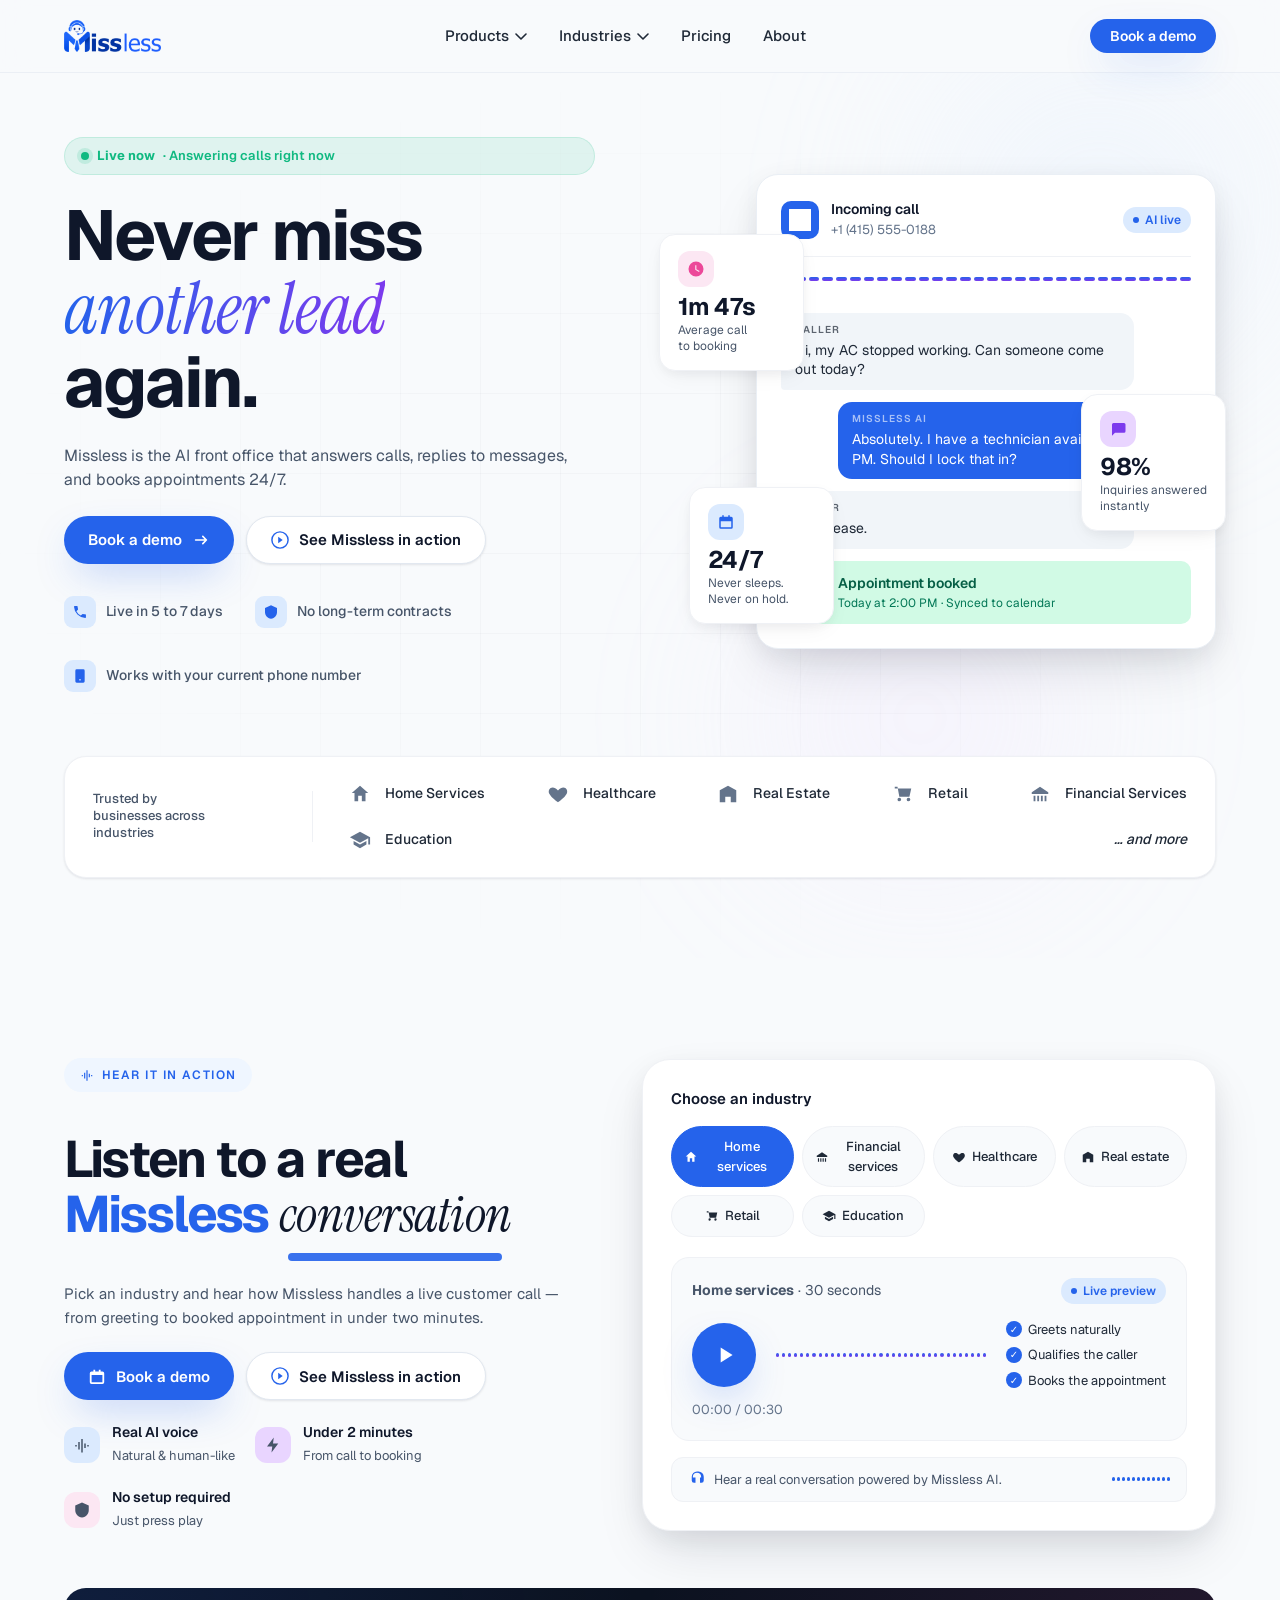
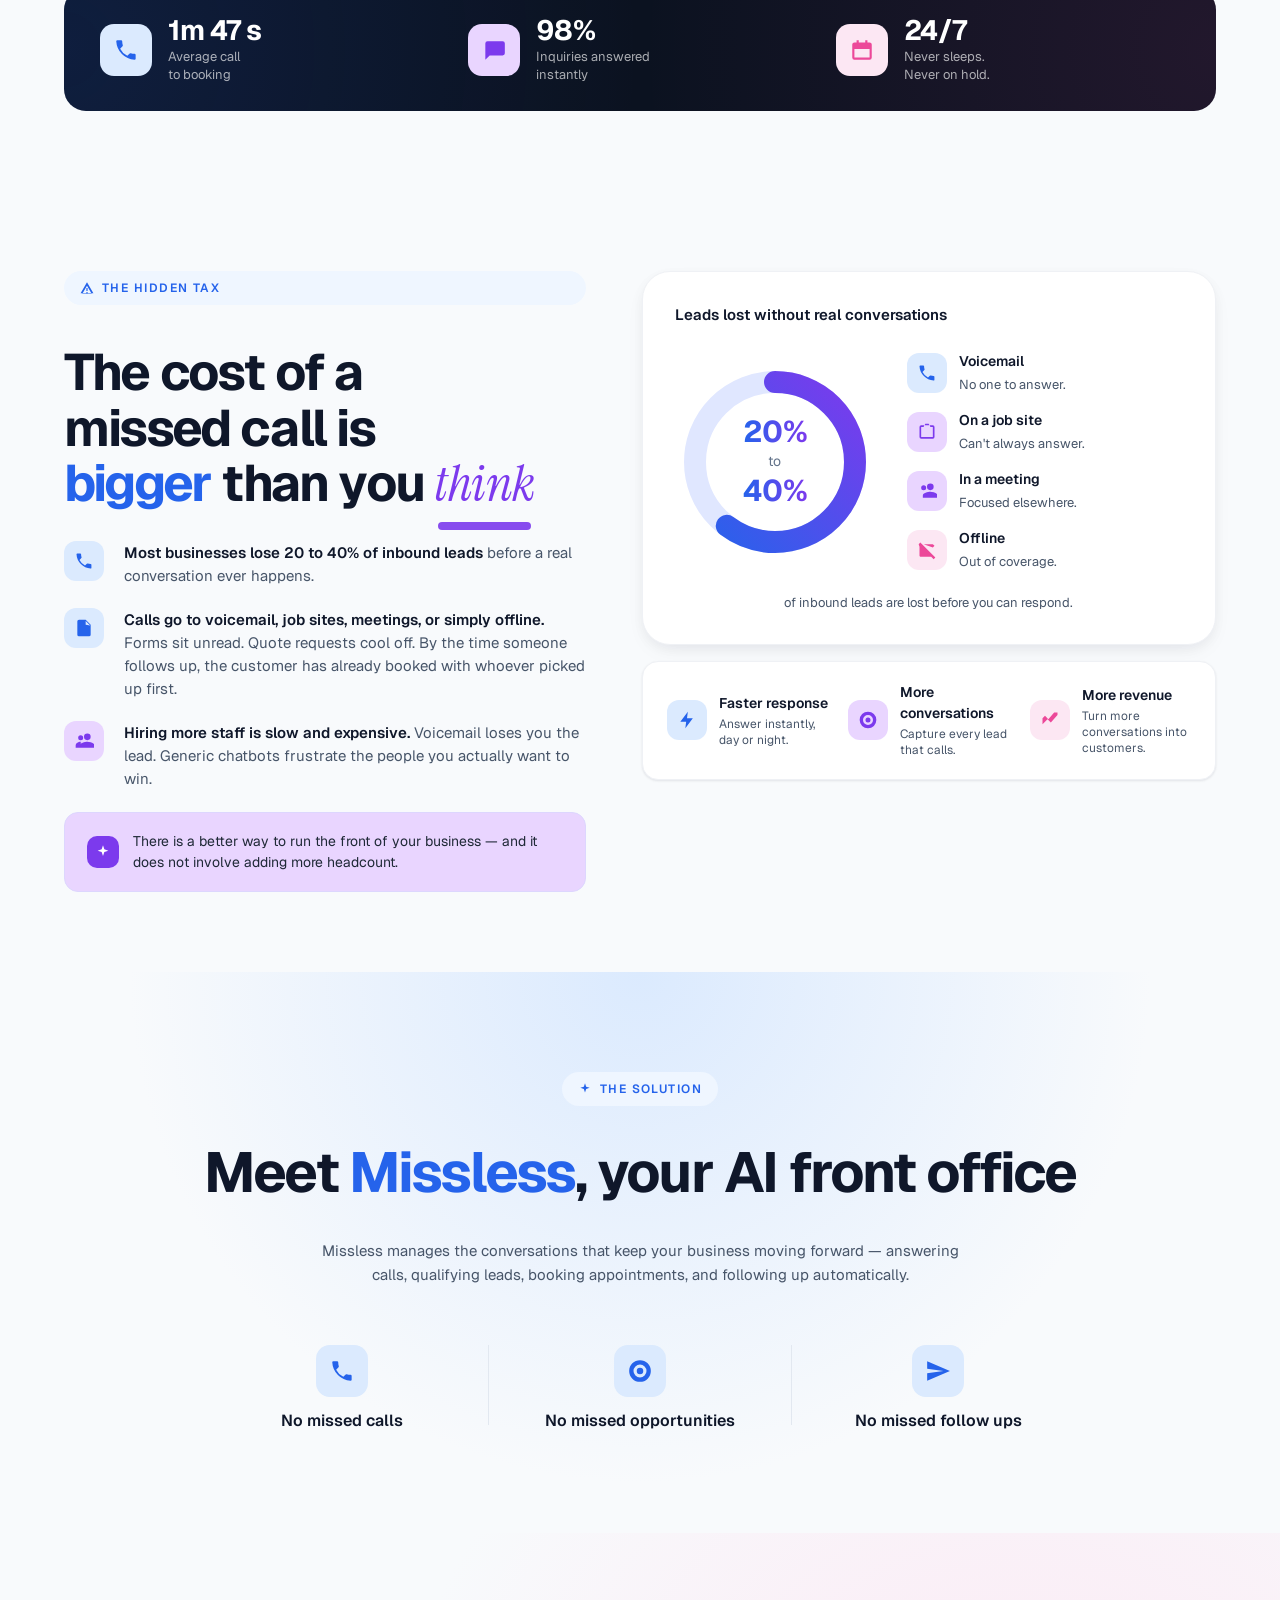
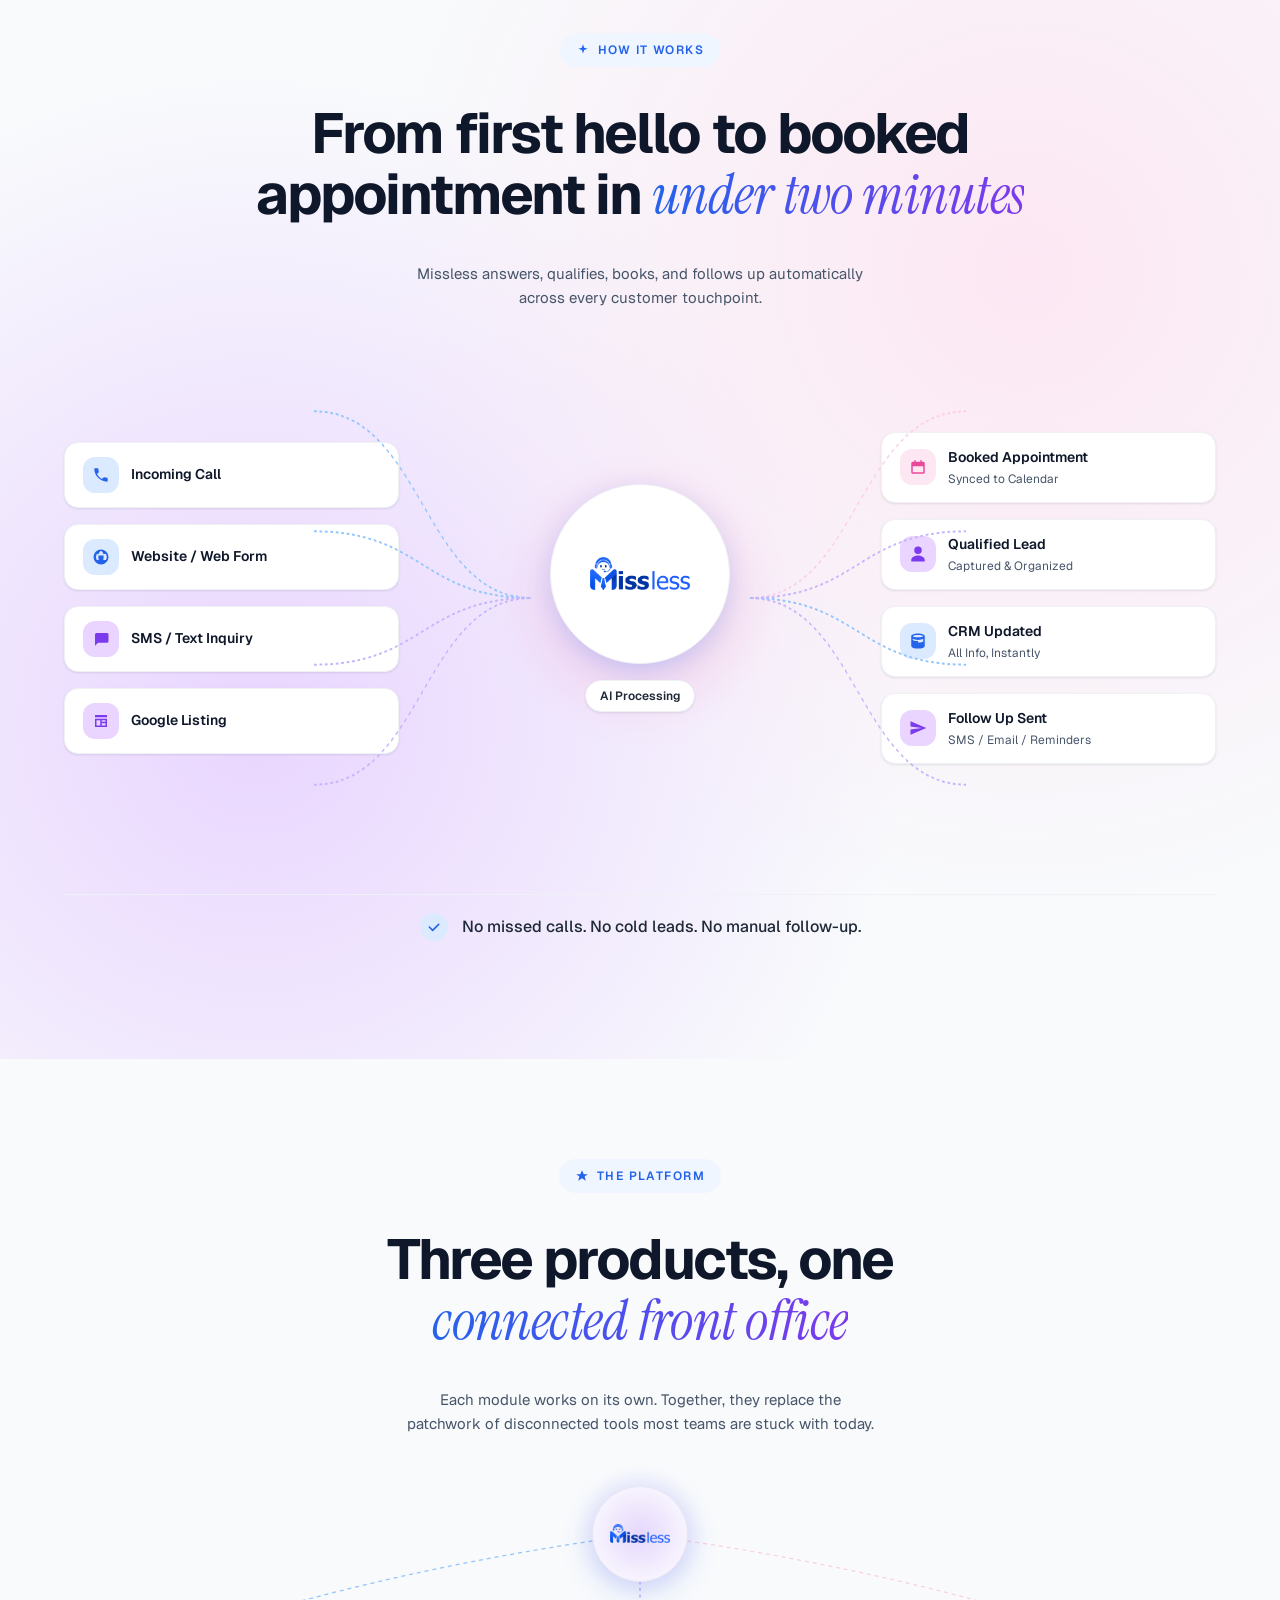
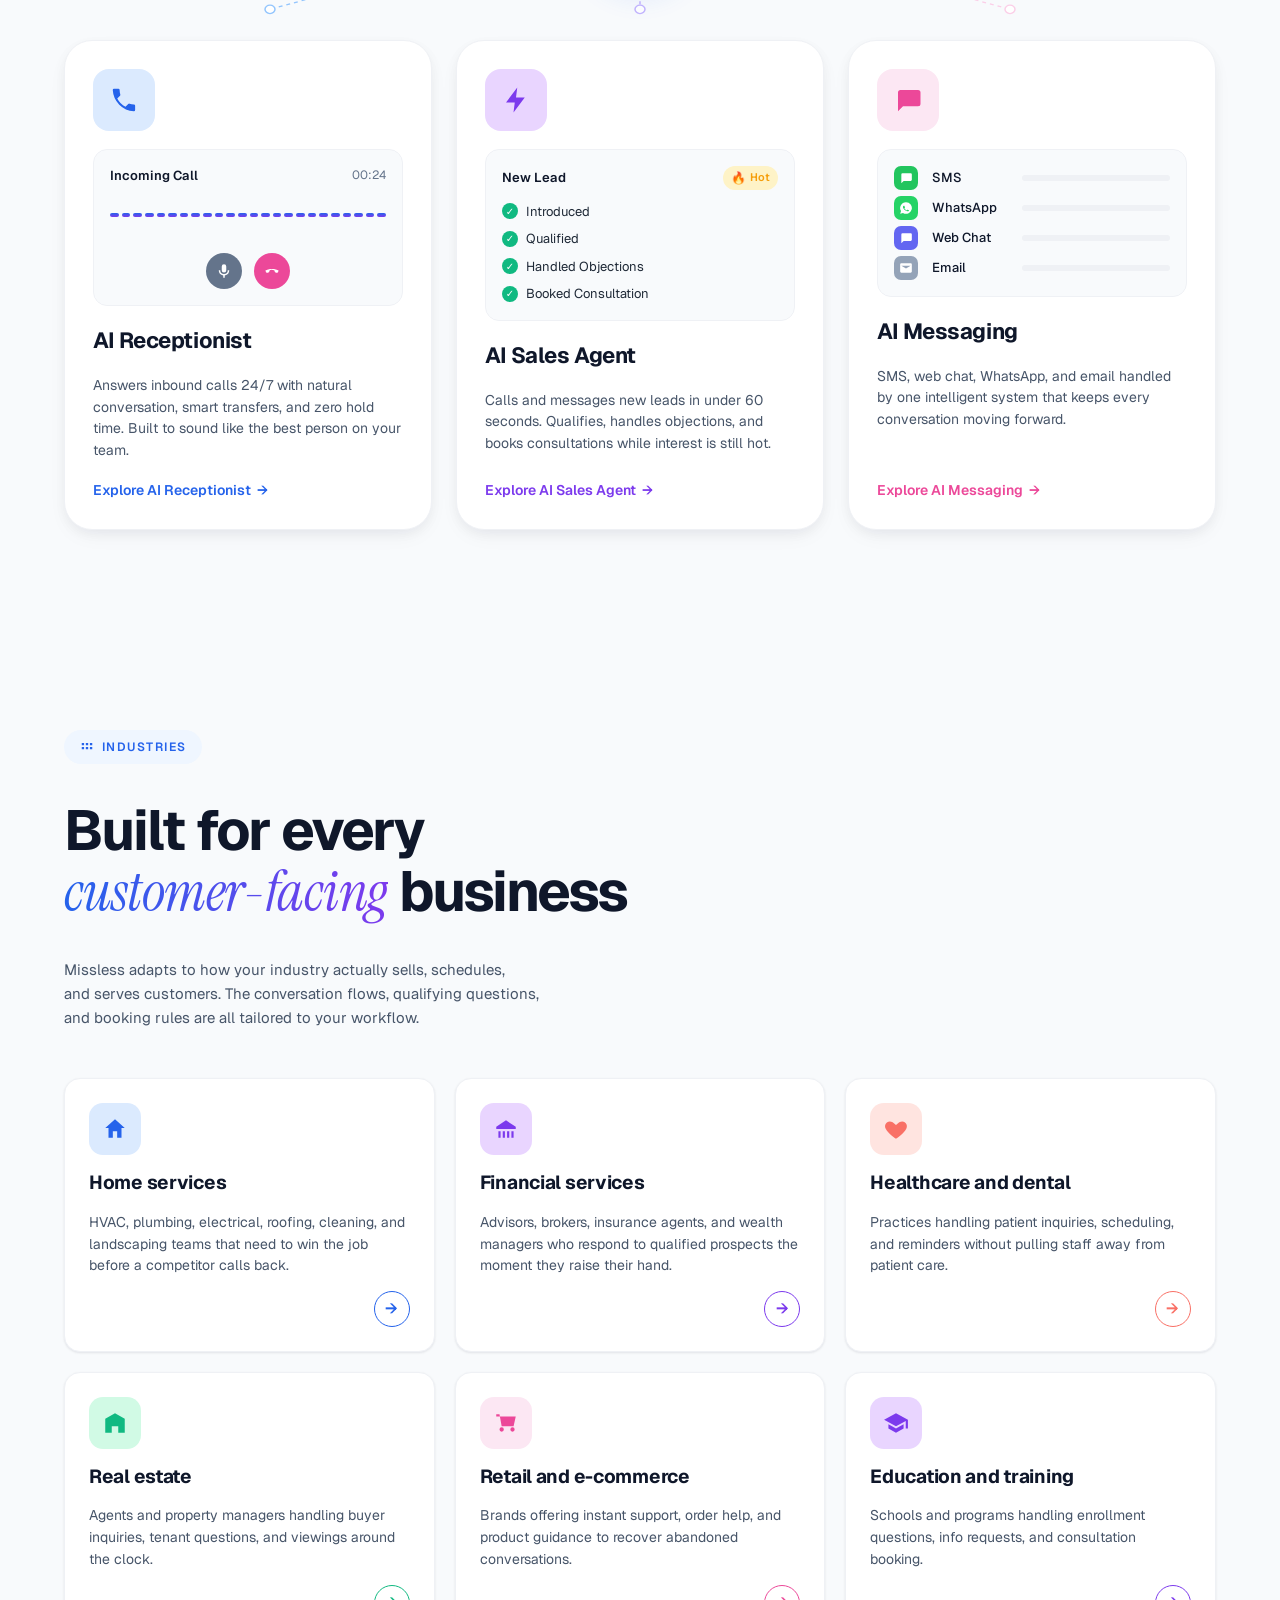
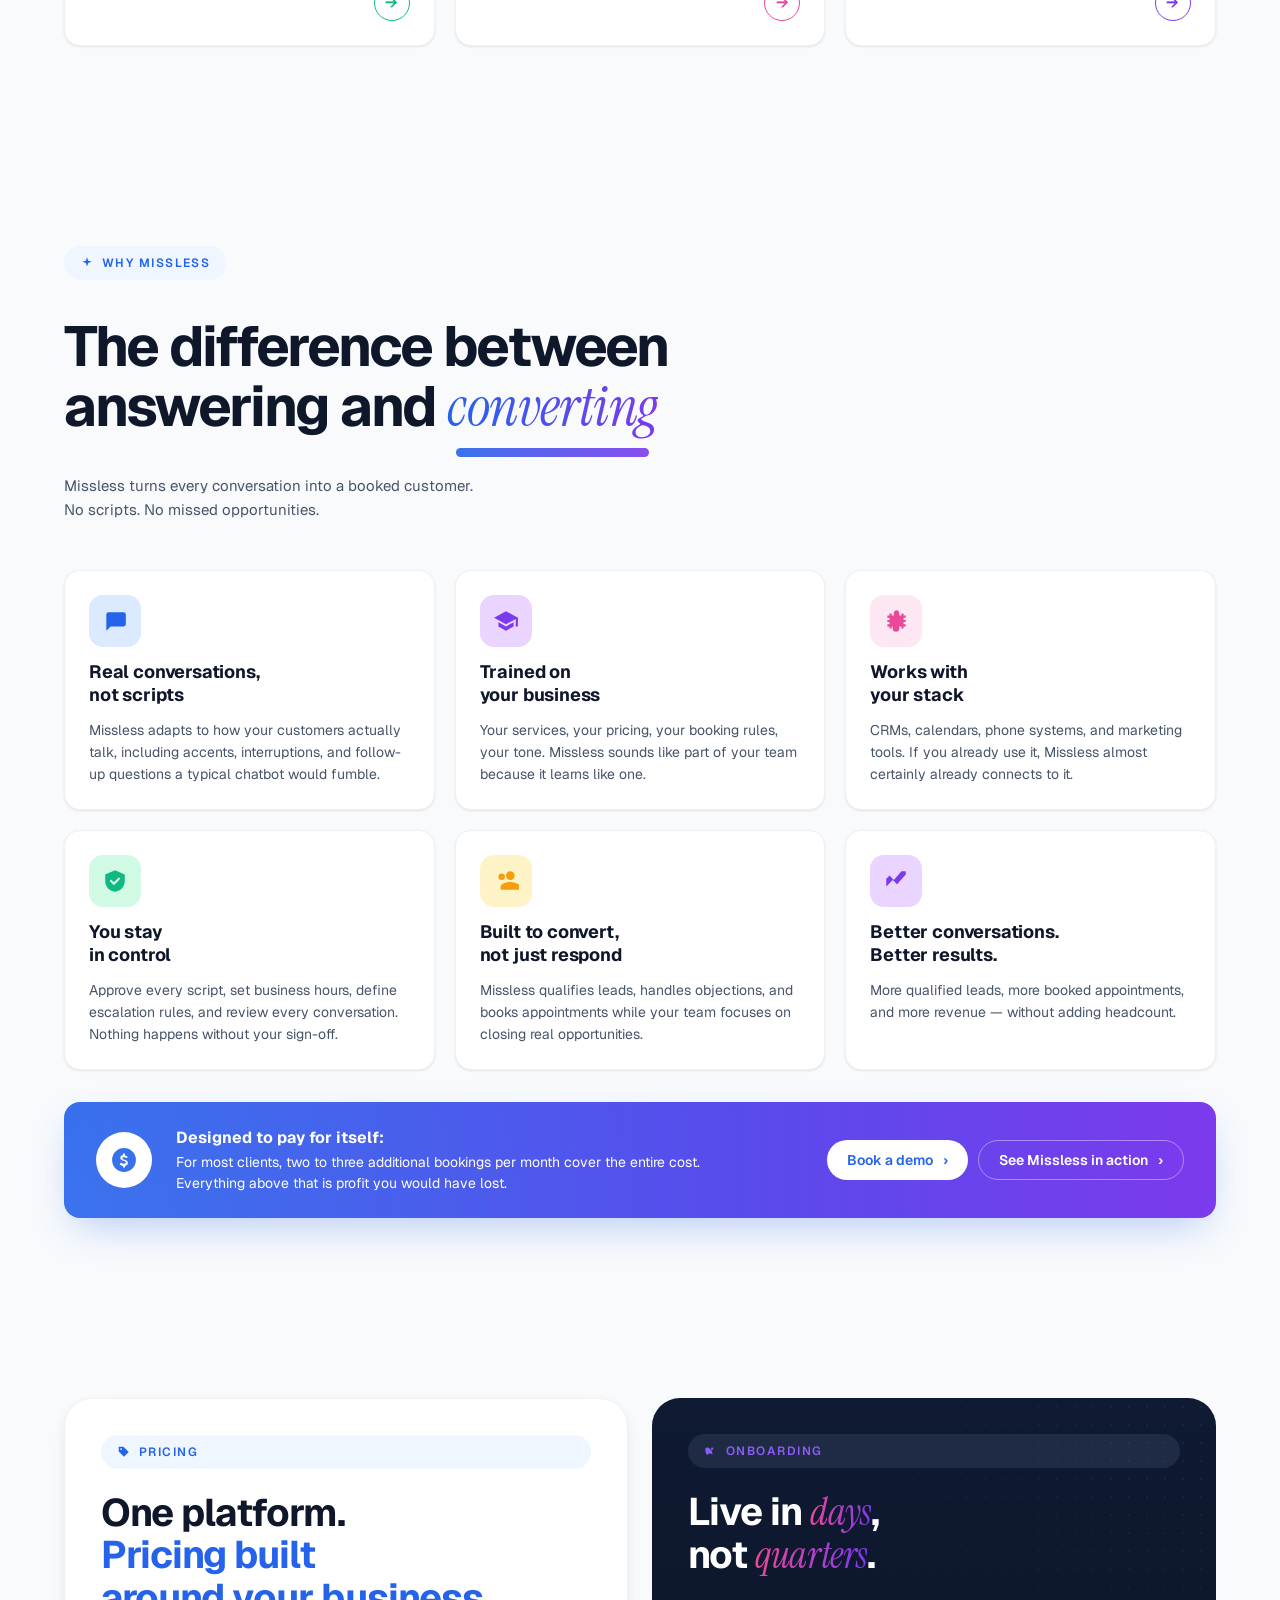
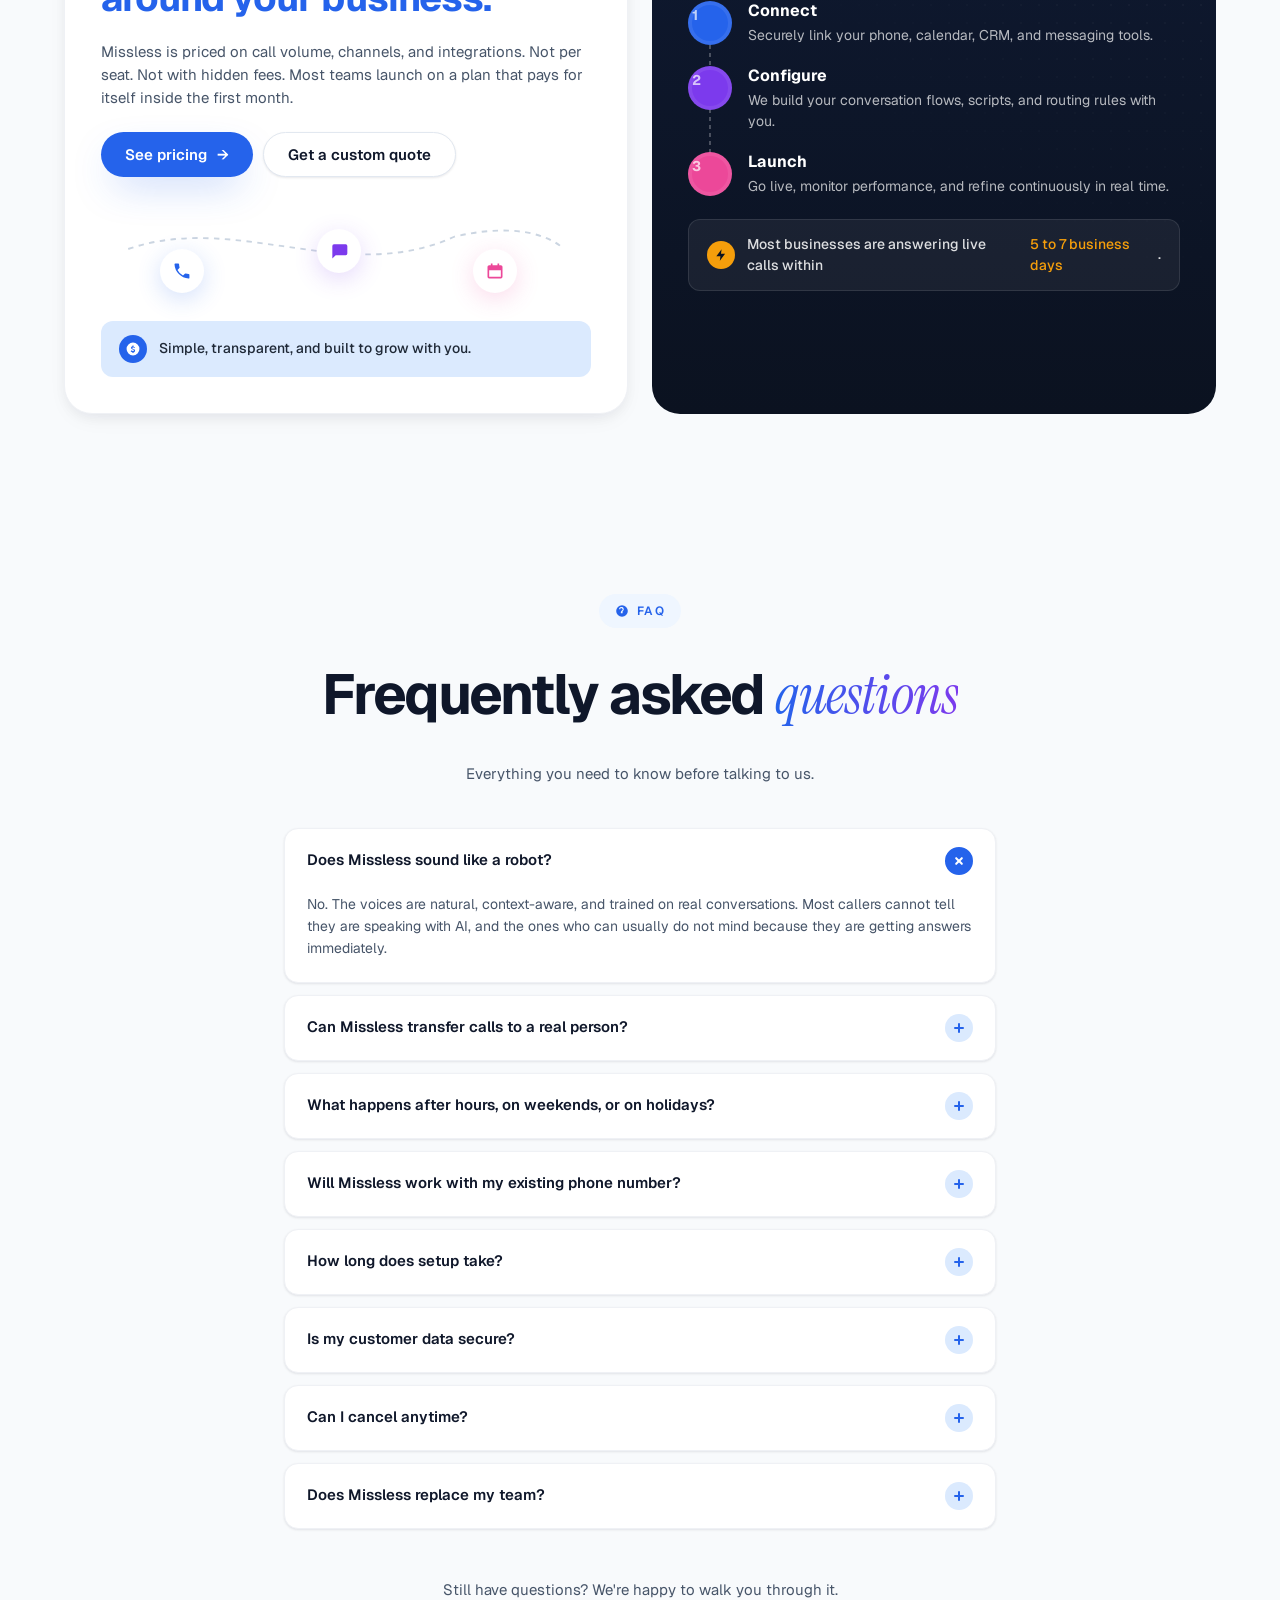
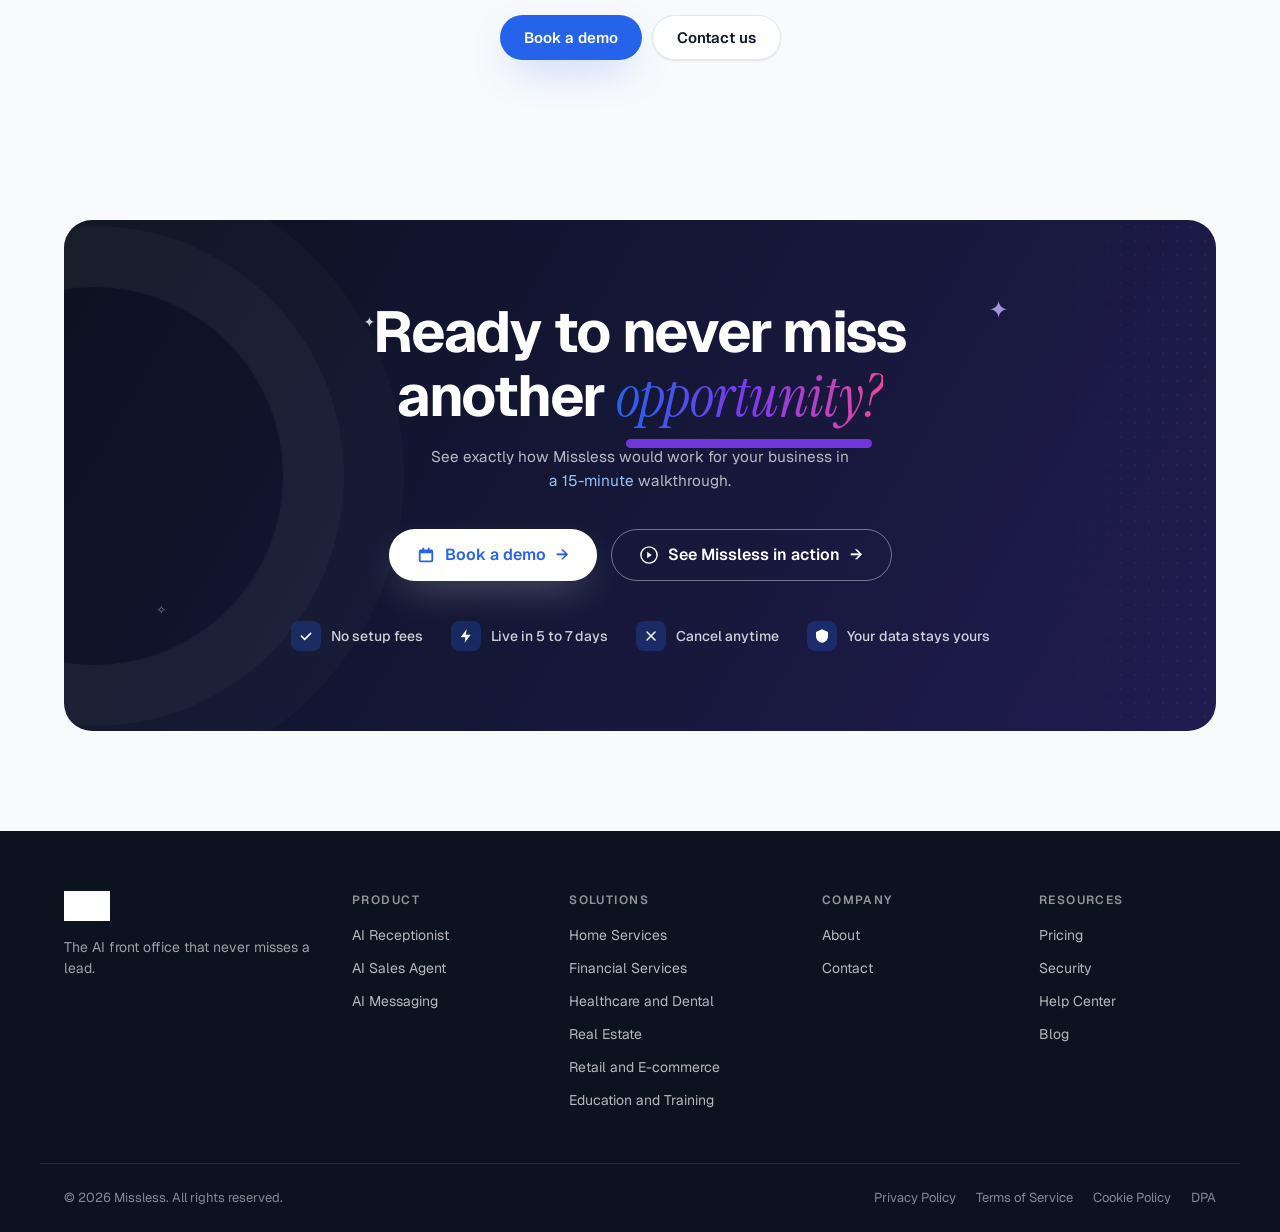
<file: AI Automation/index.html>
<!doctype html>
<html lang="en">
<head>
  <meta charset="utf-8" />
  <meta name="viewport" content="width=device-width, initial-scale=1" />
  <title>Missless | The AI Front Office That Never Misses a Lead</title>
  <meta name="description" content="Missless answers every call, replies to every message, and books appointments 24/7. The AI front office for teams that refuse to lose another lead." />
  <meta name="keywords" content="AI front office, AI receptionist, AI sales agent, 24/7 AI answering service, AI appointment booking, missed call recovery, AI lead qualification" />
  <meta name="theme-color" content="#2563EB" />
  <meta name="robots" content="index, follow" />
  <link rel="canonical" href="https://missless.com/" />

  <!-- Open Graph -->
  <meta property="og:type" content="website" />
  <meta property="og:url" content="https://missless.com/" />
  <meta property="og:title" content="Missless | The AI Front Office That Never Misses a Lead" />
  <meta property="og:description" content="Missless answers every call, replies to every message, and books appointments 24/7." />
  <meta property="og:image" content="https://missless.com/assets/og-image.jpg" />

  <!-- Twitter -->
  <meta name="twitter:card" content="summary_large_image" />
  <meta name="twitter:title" content="Missless | The AI Front Office That Never Misses a Lead" />
  <meta name="twitter:description" content="Missless answers every call, replies to every message, and books appointments 24/7." />

  <!-- Favicon -->
  <link rel="icon" type="image/png" href="assets/favicon.png" />
  <link rel="apple-touch-icon" href="assets/favicon.png" />

  <!-- Fonts: Geist (body/display) + Instrument Serif (editorial italics) -->
  <link rel="preconnect" href="https://fonts.googleapis.com" />
  <link rel="preconnect" href="https://fonts.gstatic.com" crossorigin />
  <link rel="stylesheet" href="https://fonts.googleapis.com/css2?family=Geist:wght@300;400;500;600;700;800&family=Instrument+Serif:ital@0;1&display=swap" />

  <!-- Shared partials (navbar, mobile drawer) — same across all pages -->
  <link rel="stylesheet" href="css/partials.css" />
  <!-- Homepage-specific styles -->
  <link rel="stylesheet" href="css/style.css" />

  <!-- Structured data -->
  <script type="application/ld+json">
  {
    "@context": "https://schema.org",
    "@graph": [
      {
        "@type": "Organization",
        "@id": "https://missless.com/#organization",
        "name": "Missless",
        "url": "https://missless.com",
        "logo": "https://missless.com/assets/logo.png",
        "description": "Missless is the AI front office that answers calls, replies to messages, and books appointments 24/7 so businesses never lose a lead."
      },
      {
        "@type": "WebSite",
        "@id": "https://missless.com/#website",
        "url": "https://missless.com",
        "name": "Missless",
        "publisher": { "@id": "https://missless.com/#organization" }
      },
      {
        "@type": "SoftwareApplication",
        "name": "Missless AI Front Office",
        "operatingSystem": "Web, iOS, Android",
        "applicationCategory": "BusinessApplication",
        "description": "AI-powered front office platform that handles inbound calls, lead qualification, appointment booking, and multi-channel messaging.",
        "offers": {
          "@type": "Offer",
          "priceCurrency": "USD",
          "price": "0",
          "description": "Custom pricing based on call volume, channels, and integrations."
        }
      },
      {
        "@type": "FAQPage",
        "mainEntity": [
          { "@type": "Question", "name": "Does Missless sound like a robot?", "acceptedAnswer": { "@type": "Answer", "text": "No. The voices are natural, context-aware, and trained on real conversations. Most callers cannot tell they are speaking with AI." } },
          { "@type": "Question", "name": "Can Missless transfer calls to a real person?", "acceptedAnswer": { "@type": "Answer", "text": "Yes. Missless can hand off a call mid-conversation with a full summary, so your team picks up exactly where the AI left off." } },
          { "@type": "Question", "name": "What happens after hours, on weekends, or on holidays?", "acceptedAnswer": { "@type": "Answer", "text": "Missless answers, qualifies, books, and follows up around the clock. You can set different behaviors for evenings, weekends, and holidays." } },
          { "@type": "Question", "name": "Will Missless work with my existing phone number?", "acceptedAnswer": { "@type": "Answer", "text": "Yes. You can keep your current number and route calls through Missless, or use a new dedicated line." } },
          { "@type": "Question", "name": "How long does setup take?", "acceptedAnswer": { "@type": "Answer", "text": "Most businesses go live in 5 to 7 business days. Larger multi-location setups may take a bit longer." } },
          { "@type": "Question", "name": "Is my customer data secure?", "acceptedAnswer": { "@type": "Answer", "text": "Yes. Calls, transcripts, and customer data are encrypted in transit and at rest. Missless follows industry-standard practices for storage and access control." } },
          { "@type": "Question", "name": "Can I cancel anytime?", "acceptedAnswer": { "@type": "Answer", "text": "Yes. There are no long-term contracts. If Missless is not working for you, you are not locked in." } },
          { "@type": "Question", "name": "Does Missless replace my team?", "acceptedAnswer": { "@type": "Answer", "text": "No. Missless handles the first response, qualification, and booking. Your team focuses on the conversations that actually close revenue." } }
        ]
      }
    ]
  }
  </script>
</head>
<body>

<!-- ============================================================
     NAVIGATION
============================================================ -->
<header class="nav" id="nav">
  <div class="nav__inner container">
    <a class="nav__logo" href="/" aria-label="Missless — home">
      <img src="assets/logo.png" alt="Missless — AI front office" width="120" height="40" />
    </a>

    <nav class="nav__links" aria-label="Primary">
      <div class="nav__item nav__item--mega" data-mega="products">
        <button class="nav__link" aria-haspopup="true" aria-expanded="false">
          Products
          <svg aria-hidden="true" viewBox="0 0 12 7" width="12" height="7"><path d="M1 1l5 5 5-5" stroke="currentColor" stroke-width="1.6" fill="none" stroke-linecap="round" stroke-linejoin="round"/></svg>
        </button>
        <div class="mega" role="menu">
          <a class="mega__item" href="/ai-receptionist" role="menuitem">
            <span class="mega__icon mega__icon--blue">
              <svg viewBox="0 0 24 24" aria-hidden="true"><path fill="currentColor" d="M6.6 10.8a15.2 15.2 0 006.6 6.6l2.2-2.2a1 1 0 011-.25c1.1.36 2.3.55 3.5.55a1 1 0 011 1V20a1 1 0 01-1 1A18 18 0 013 4a1 1 0 011-1h3.5a1 1 0 011 1c0 1.2.2 2.4.55 3.5a1 1 0 01-.25 1L6.6 10.8z"/></svg>
            </span>
            <div>
              <div class="mega__title">AI Receptionist</div>
              <div class="mega__desc">Answers every inbound call 24/7 with natural conversation.</div>
            </div>
            <span class="mega__arrow" aria-hidden="true">→</span>
          </a>
          <a class="mega__item" href="/ai-sales-agent" role="menuitem">
            <span class="mega__icon mega__icon--violet">
              <svg viewBox="0 0 24 24" aria-hidden="true"><path fill="currentColor" d="M13 2L4 14h7l-1 8 9-12h-7l1-8z"/></svg>
            </span>
            <div>
              <div class="mega__title">AI Sales Agent</div>
              <div class="mega__desc">Calls new leads in under 60 seconds and books consultations.</div>
            </div>
            <span class="mega__arrow" aria-hidden="true">→</span>
          </a>
          <a class="mega__item" href="/ai-messaging" role="menuitem">
            <span class="mega__icon mega__icon--pink">
              <svg viewBox="0 0 24 24" aria-hidden="true"><path fill="currentColor" d="M4 4h16a2 2 0 012 2v9a2 2 0 01-2 2H8l-4 4V6a2 2 0 012-2z"/></svg>
            </span>
            <div>
              <div class="mega__title">AI Messaging</div>
              <div class="mega__desc">SMS, web chat, WhatsApp, and email in one intelligent system.</div>
            </div>
            <span class="mega__arrow" aria-hidden="true">→</span>
          </a>
        </div>
      </div>

      <div class="nav__item nav__item--mega" data-mega="industries">
        <button class="nav__link" aria-haspopup="true" aria-expanded="false">
          Industries
          <svg aria-hidden="true" viewBox="0 0 12 7" width="12" height="7"><path d="M1 1l5 5 5-5" stroke="currentColor" stroke-width="1.6" fill="none" stroke-linecap="round" stroke-linejoin="round"/></svg>
        </button>
        <div class="mega mega--wide" role="menu">
          <a class="mega__item" href="/solutions/home-services" role="menuitem">
            <span class="mega__icon mega__icon--blue"><svg viewBox="0 0 24 24" aria-hidden="true"><path fill="currentColor" d="M12 3l9 8h-3v9h-4v-6h-4v6H6v-9H3z"/></svg></span>
            <div><div class="mega__title">Home Services</div><div class="mega__desc">Win the job before a competitor calls back.</div></div>
          </a>
          <a class="mega__item" href="/solutions/financial-services" role="menuitem">
            <span class="mega__icon mega__icon--violet"><svg viewBox="0 0 24 24" aria-hidden="true"><path fill="currentColor" d="M3 10l9-6 9 6v2H3v-2zm2 4h2v6H5zm4 0h2v6H9zm4 0h2v6h-2zm4 0h2v6h-2z"/></svg></span>
            <div><div class="mega__title">Financial Services</div><div class="mega__desc">Respond to qualified prospects the moment they raise their hand.</div></div>
          </a>
          <a class="mega__item" href="/solutions/healthcare" role="menuitem">
            <span class="mega__icon mega__icon--pink"><svg viewBox="0 0 24 24" aria-hidden="true"><path fill="currentColor" d="M12 21s-7-4.5-9.5-9.2C.9 8.7 2.8 5 6.2 5 8.2 5 9.6 6 12 8.2 14.4 6 15.8 5 17.8 5c3.4 0 5.3 3.7 3.7 6.8C19 16.5 12 21 12 21z"/></svg></span>
            <div><div class="mega__title">Healthcare &amp; Dental</div><div class="mega__desc">Handle patient inquiries without pulling staff from care.</div></div>
          </a>
          <a class="mega__item" href="/solutions/real-estate" role="menuitem">
            <span class="mega__icon mega__icon--blue"><svg viewBox="0 0 24 24" aria-hidden="true"><path fill="currentColor" d="M3 21V8l9-5 9 5v13h-6v-6h-6v6z"/></svg></span>
            <div><div class="mega__title">Real Estate</div><div class="mega__desc">Buyer inquiries, tenant questions, and viewings around the clock.</div></div>
          </a>
          <a class="mega__item" href="/solutions/retail" role="menuitem">
            <span class="mega__icon mega__icon--pink"><svg viewBox="0 0 24 24" aria-hidden="true"><path fill="currentColor" d="M6 6h15l-2 9H8L6 4H3v2zm2 14a2 2 0 11.001-4.001A2 2 0 018 20zm10 0a2 2 0 11.001-4.001A2 2 0 0118 20z"/></svg></span>
            <div><div class="mega__title">Retail &amp; E-commerce</div><div class="mega__desc">Instant support and product help that recovers abandoned conversations.</div></div>
          </a>
          <a class="mega__item" href="/solutions/education" role="menuitem">
            <span class="mega__icon mega__icon--violet"><svg viewBox="0 0 24 24" aria-hidden="true"><path fill="currentColor" d="M12 3L1 9l11 6 9-4.9V17h2V9zM5 13.2V17l7 4 7-4v-3.8l-7 3.8z"/></svg></span>
            <div><div class="mega__title">Education &amp; Training</div><div class="mega__desc">Enrollment questions, info requests, and consultation booking.</div></div>
          </a>
        </div>
      </div>

      <a class="nav__link nav__link--plain" href="/pricing">Pricing</a>
      <a class="nav__link nav__link--plain" href="/about">About</a>
    </nav>

    <div class="nav__cta">
      <a class="btn btn--primary-sm" href="book.html">Book a demo</a>
    </div>

    <button class="nav__hamburger" id="navToggle" aria-label="Open menu" aria-expanded="false">
      <span></span><span></span><span></span>
    </button>
  </div>

  <!-- Mobile drawer -->
  <div class="mobile-drawer" id="mobileDrawer" aria-hidden="true">
    <details class="mobile-acc">
      <summary>Products</summary>
      <a href="/ai-receptionist">AI Receptionist</a>
      <a href="/ai-sales-agent">AI Sales Agent</a>
      <a href="/ai-messaging">AI Messaging</a>
    </details>
    <details class="mobile-acc">
      <summary>Industries</summary>
      <a href="/solutions/home-services">Home Services</a>
      <a href="/solutions/financial-services">Financial Services</a>
      <a href="/solutions/healthcare">Healthcare &amp; Dental</a>
      <a href="/solutions/real-estate">Real Estate</a>
      <a href="/solutions/retail">Retail &amp; E-commerce</a>
      <a href="/solutions/education">Education &amp; Training</a>
    </details>
    <a class="mobile-link" href="/pricing">Pricing</a>
    <a class="mobile-link" href="/about">About</a>
    <a class="btn btn--primary" href="book.html" style="margin-top:1rem;width:100%;justify-content:center">Book a demo</a>
  </div>
</header>

<main>

<!-- ============================================================
     SECTION 1 — HERO
============================================================ -->
<section class="hero" aria-labelledby="hero-title">
  <div class="hero__bg" aria-hidden="true">
    <div class="hero__glow hero__glow--a"></div>
    <div class="hero__glow hero__glow--b"></div>
    <div class="hero__grid"></div>
  </div>

  <div class="container hero__inner">
    <div class="hero__left">
      <span class="badge badge--live reveal" data-delay="0">
        <span class="badge__dot" aria-hidden="true"></span>
        <strong>Live now</strong> · Answering calls right now
      </span>

      <h1 id="hero-title" class="hero__title reveal" data-delay="80">
        Never miss
        <span class="serif gradient-bv">another&nbsp;lead</span>
        <span class="hero__again">again.</span>
      </h1>

      <p class="hero__sub reveal" data-delay="180">
        Missless is the AI front office that answers calls, replies to messages, and books appointments 24/7.
      </p>

      <div class="hero__cta reveal" data-delay="260">
        <a class="btn btn--primary" href="book.html">
          Book a demo
          <svg aria-hidden="true" viewBox="0 0 20 20"><path d="M4 10h12m0 0l-4-4m4 4l-4 4" stroke="currentColor" stroke-width="1.8" fill="none" stroke-linecap="round" stroke-linejoin="round"/></svg>
        </a>
        <a class="btn btn--outline" href="#hear-it-in-action">
          <svg aria-hidden="true" viewBox="0 0 20 20" class="btn__play"><circle cx="10" cy="10" r="9" stroke="currentColor" stroke-width="1.6" fill="none"/><path d="M8 6.5l5 3.5-5 3.5z" fill="currentColor"/></svg>
          See Missless in action
        </a>
      </div>

      <ul class="hero__trust reveal" data-delay="340">
        <li>
          <span class="chip chip--blue" aria-hidden="true">
            <svg viewBox="0 0 24 24"><path fill="currentColor" d="M6.6 10.8a15.2 15.2 0 006.6 6.6l2.2-2.2a1 1 0 011-.25c1.1.36 2.3.55 3.5.55a1 1 0 011 1V20a1 1 0 01-1 1A18 18 0 013 4a1 1 0 011-1h3.5a1 1 0 011 1c0 1.2.2 2.4.55 3.5a1 1 0 01-.25 1L6.6 10.8z"/></svg>
          </span>
          Live in 5 to 7 days
        </li>
        <li>
          <span class="chip chip--blue" aria-hidden="true">
            <svg viewBox="0 0 24 24"><path fill="currentColor" d="M12 2l9 4v6c0 5-3.5 9.3-9 10-5.5-.7-9-5-9-10V6z"/></svg>
          </span>
          No long-term contracts
        </li>
        <li>
          <span class="chip chip--blue" aria-hidden="true">
            <svg viewBox="0 0 24 24"><path fill="currentColor" d="M7 2h10a2 2 0 012 2v16a2 2 0 01-2 2H7a2 2 0 01-2-2V4a2 2 0 012-2zm5 17a1.2 1.2 0 100-2.4 1.2 1.2 0 000 2.4z"/></svg>
          </span>
          Works with your current phone number
        </li>
      </ul>
    </div>

    <!-- Demo call card -->
    <div class="hero__right reveal" data-delay="200">
      <div class="float-card float-card--clock" aria-label="Average call to booking, one minute forty seven seconds">
        <span class="chip chip--pink" aria-hidden="true">
          <svg viewBox="0 0 24 24"><path fill="currentColor" d="M12 2a10 10 0 110 20 10 10 0 010-20zm.5 5h-1.5v6l5 3 .8-1.3-4.3-2.5z"/></svg>
        </span>
        <div class="float-card__value">1m 47s</div>
        <div class="float-card__label">Average call<br/>to booking</div>
      </div>

      <div class="call-card" role="figure" aria-label="Sample call between a customer and Missless AI">
        <div class="call-card__head">
          <span class="call-card__avatar"><img src="assets/favicon.png" alt="" aria-hidden="true" width="22" height="22"/></span>
          <div class="call-card__meta">
            <div class="call-card__title">Incoming call</div>
            <div class="call-card__num">+1 (415) 555-0188</div>
          </div>
          <span class="pill pill--live"><span class="pill__dot"></span>AI live</span>
        </div>

        <div class="waveform waveform--gradient" aria-hidden="true">
          <span></span><span></span><span></span><span></span><span></span><span></span><span></span><span></span><span></span><span></span><span></span><span></span><span></span><span></span><span></span><span></span><span></span><span></span><span></span><span></span><span></span><span></span><span></span><span></span><span></span><span></span><span></span><span></span><span></span><span></span>
        </div>

        <div class="bubble bubble--caller">
          <div class="bubble__role">CALLER</div>
          Hi, my AC stopped working. Can someone come out today?
        </div>
        <div class="bubble bubble--ai">
          <div class="bubble__role">MISSLESS AI</div>
          Absolutely. I have a technician available at 2:00 PM. Should I lock that in?
        </div>
        <div class="bubble bubble--caller">
          <div class="bubble__role">CALLER</div>
          Yes please.
        </div>

        <div class="booked" role="status">
          <span class="booked__icon" aria-hidden="true">
            <svg viewBox="0 0 24 24"><path d="M5 12l5 5 9-9" stroke="white" stroke-width="2.4" fill="none" stroke-linecap="round" stroke-linejoin="round"/></svg>
          </span>
          <div>
            <div class="booked__title">Appointment booked</div>
            <div class="booked__sub">Today at 2:00 PM · Synced to calendar</div>
          </div>
        </div>
      </div>

      <div class="float-card float-card--percent" aria-label="98 percent of inquiries answered instantly">
        <span class="chip chip--violet" aria-hidden="true">
          <svg viewBox="0 0 24 24"><path fill="currentColor" d="M4 4h16a2 2 0 012 2v9a2 2 0 01-2 2H8l-4 4V6a2 2 0 012-2z"/></svg>
        </span>
        <div class="float-card__value">98%</div>
        <div class="float-card__label">Inquiries answered<br/>instantly</div>
      </div>

      <div class="float-card float-card--247" aria-label="Twenty four seven, never sleeps">
        <span class="chip chip--blue" aria-hidden="true">
          <svg viewBox="0 0 24 24"><path fill="currentColor" d="M7 3v2H5a2 2 0 00-2 2v12a2 2 0 002 2h14a2 2 0 002-2V7a2 2 0 00-2-2h-2V3h-2v2H9V3zM5 11h14v8H5z"/></svg>
        </span>
        <div class="float-card__value">24/7</div>
        <div class="float-card__label">Never sleeps.<br/>Never on hold.</div>
      </div>
    </div>
  </div>

  <!-- Trusted by strip -->
  <div class="container">
    <div class="trustbar reveal">
      <div class="trustbar__label">Trusted by<br/>businesses across<br/>industries</div>
      <ul class="trustbar__list">
        <li><span class="ti"><svg viewBox="0 0 24 24" aria-hidden="true"><path fill="currentColor" d="M12 3l9 8h-3v9h-4v-6h-4v6H6v-9H3z"/></svg></span>Home Services</li>
        <li><span class="ti"><svg viewBox="0 0 24 24" aria-hidden="true"><path fill="currentColor" d="M12 21s-7-4.5-9.5-9.2C.9 8.7 2.8 5 6.2 5 8.2 5 9.6 6 12 8.2 14.4 6 15.8 5 17.8 5c3.4 0 5.3 3.7 3.7 6.8C19 16.5 12 21 12 21z"/></svg></span>Healthcare</li>
        <li><span class="ti"><svg viewBox="0 0 24 24" aria-hidden="true"><path fill="currentColor" d="M3 21V8l9-5 9 5v13h-6v-6h-6v6z"/></svg></span>Real Estate</li>
        <li><span class="ti"><svg viewBox="0 0 24 24" aria-hidden="true"><path fill="currentColor" d="M6 6h15l-2 9H8L6 4H3v2zm2 14a2 2 0 11.001-4.001A2 2 0 018 20zm10 0a2 2 0 11.001-4.001A2 2 0 0118 20z"/></svg></span>Retail</li>
        <li><span class="ti"><svg viewBox="0 0 24 24" aria-hidden="true"><path fill="currentColor" d="M3 10l9-6 9 6v2H3v-2zm2 4h2v6H5zm4 0h2v6H9zm4 0h2v6h-2zm4 0h2v6h-2z"/></svg></span>Financial Services</li>
        <li><span class="ti"><svg viewBox="0 0 24 24" aria-hidden="true"><path fill="currentColor" d="M12 3L1 9l11 6 9-4.9V17h2V9zM5 13.2V17l7 4 7-4v-3.8l-7 3.8z"/></svg></span>Education</li>
        <li class="trustbar__more">… and more</li>
      </ul>
    </div>
  </div>
</section>

<!-- ============================================================
     SECTION 2 — HEAR IT IN ACTION
============================================================ -->
<section class="hear" id="hear-it-in-action" aria-labelledby="hear-title">
  <div class="container hear__grid">
    <div class="hear__left">
      <span class="badge badge--soft reveal">
        <svg viewBox="0 0 24 24" aria-hidden="true" class="badge__icon"><path fill="currentColor" d="M3 12h2v2H3zm4-4h2v10H7zm4-4h2v18h-2zm4 6h2v6h-2zm4 2h2v2h-2z"/></svg>
        HEAR IT IN ACTION
      </span>
      <h2 id="hear-title" class="section-title reveal">
        Listen to a real<br/>
        <span class="text-blue">Missless</span> <span class="serif underline-blue">conversation</span>
      </h2>
      <p class="section-sub reveal">
        Pick an industry and hear how Missless handles a live customer call — from greeting to booked appointment in under two minutes.
      </p>
      <div class="hear__cta reveal">
        <a class="btn btn--primary" href="book.html">
          <svg aria-hidden="true" viewBox="0 0 20 20"><path fill="currentColor" d="M6 3h2v2h4V3h2v2h2a2 2 0 012 2v10a2 2 0 01-2 2H4a2 2 0 01-2-2V7a2 2 0 012-2h2V3zm-2 6v8h12V9H4z"/></svg>
          Book a demo
        </a>
        <a class="btn btn--outline" href="#hero-title">
          <svg aria-hidden="true" viewBox="0 0 20 20" class="btn__play"><circle cx="10" cy="10" r="9" stroke="currentColor" stroke-width="1.6" fill="none"/><path d="M8 6.5l5 3.5-5 3.5z" fill="currentColor"/></svg>
          See Missless in action
        </a>
      </div>
      <ul class="hear__trust reveal">
        <li>
          <span class="chip chip--blue" aria-hidden="true"><svg viewBox="0 0 24 24"><path fill="currentColor" d="M3 12h2v2H3zm4-4h2v10H7zm4-4h2v18h-2zm4 6h2v6h-2zm4 2h2v2h-2z"/></svg></span>
          <div><strong>Real AI voice</strong><span>Natural &amp; human-like</span></div>
        </li>
        <li>
          <span class="chip chip--violet" aria-hidden="true"><svg viewBox="0 0 24 24"><path fill="currentColor" d="M13 2L4 14h7l-1 8 9-12h-7l1-8z"/></svg></span>
          <div><strong>Under 2 minutes</strong><span>From call to booking</span></div>
        </li>
        <li>
          <span class="chip chip--pink" aria-hidden="true"><svg viewBox="0 0 24 24"><path fill="currentColor" d="M12 2l9 4v6c0 5-3.5 9.3-9 10-5.5-.7-9-5-9-10V6z"/></svg></span>
          <div><strong>No setup required</strong><span>Just press play</span></div>
        </li>
      </ul>
    </div>

    <div class="hear__right reveal">
      <div class="player-card">
        <div class="player-card__head">Choose an industry</div>
        <div class="industry-pills" role="tablist">
          <button class="ipill is-active" data-industry="home" role="tab" aria-selected="true">
            <svg viewBox="0 0 24 24" aria-hidden="true"><path fill="currentColor" d="M12 3l9 8h-3v9h-4v-6h-4v6H6v-9H3z"/></svg>
            Home services
          </button>
          <button class="ipill" data-industry="financial" role="tab" aria-selected="false">
            <svg viewBox="0 0 24 24" aria-hidden="true"><path fill="currentColor" d="M3 10l9-6 9 6v2H3v-2zm2 4h2v6H5zm4 0h2v6H9zm4 0h2v6h-2zm4 0h2v6h-2z"/></svg>
            Financial services
          </button>
          <button class="ipill" data-industry="health" role="tab" aria-selected="false">
            <svg viewBox="0 0 24 24" aria-hidden="true"><path fill="currentColor" d="M12 21s-7-4.5-9.5-9.2C.9 8.7 2.8 5 6.2 5 8.2 5 9.6 6 12 8.2 14.4 6 15.8 5 17.8 5c3.4 0 5.3 3.7 3.7 6.8C19 16.5 12 21 12 21z"/></svg>
            Healthcare
          </button>
          <button class="ipill" data-industry="real" role="tab" aria-selected="false">
            <svg viewBox="0 0 24 24" aria-hidden="true"><path fill="currentColor" d="M3 21V8l9-5 9 5v13h-6v-6h-6v6z"/></svg>
            Real estate
          </button>
          <button class="ipill" data-industry="retail" role="tab" aria-selected="false">
            <svg viewBox="0 0 24 24" aria-hidden="true"><path fill="currentColor" d="M6 6h15l-2 9H8L6 4H3v2zm2 14a2 2 0 11.001-4.001A2 2 0 018 20zm10 0a2 2 0 11.001-4.001A2 2 0 0118 20z"/></svg>
            Retail
          </button>
          <button class="ipill" data-industry="edu" role="tab" aria-selected="false">
            <svg viewBox="0 0 24 24" aria-hidden="true"><path fill="currentColor" d="M12 3L1 9l11 6 9-4.9V17h2V9zM5 13.2V17l7 4 7-4v-3.8l-7 3.8z"/></svg>
            Education
          </button>
        </div>

        <div class="player">
          <div class="player__head">
            <span><strong id="playerIndustry">Home services</strong> · 30 seconds</span>
            <span class="pill pill--blue"><span class="pill__dot"></span>Live preview</span>
          </div>
          <div class="player__row">
            <button class="play-btn" id="playBtn" aria-label="Play sample">
              <svg viewBox="0 0 24 24"><path d="M8 5l11 7-11 7z" fill="white"/></svg>
            </button>
            <div class="waveform waveform--gradient waveform--lg" aria-hidden="true">
              <span></span><span></span><span></span><span></span><span></span><span></span><span></span><span></span><span></span><span></span><span></span><span></span><span></span><span></span><span></span><span></span><span></span><span></span><span></span><span></span><span></span><span></span><span></span><span></span><span></span><span></span><span></span><span></span><span></span><span></span><span></span><span></span><span></span><span></span><span></span>
            </div>
            <ul class="checklist">
              <li><span aria-hidden="true">✓</span>Greets naturally</li>
              <li><span aria-hidden="true">✓</span>Qualifies the caller</li>
              <li><span aria-hidden="true">✓</span>Books the appointment</li>
            </ul>
          </div>
          <div class="player__foot">00:00 / 00:30</div>
        </div>

        <div class="player-card__foot">
          <span><svg viewBox="0 0 24 24" aria-hidden="true" width="18" height="18"><path fill="currentColor" d="M12 2a7 7 0 00-7 7v5a3 3 0 003 3h2v-7H6.5V9a5.5 5.5 0 0111 0v1H16v7h2a3 3 0 003-3V9a7 7 0 00-7-7z"/></svg> Hear a real conversation powered by Missless AI.</span>
          <span class="waveform waveform--mini" aria-hidden="true">
            <span></span><span></span><span></span><span></span><span></span><span></span><span></span><span></span><span></span><span></span><span></span><span></span>
          </span>
        </div>
      </div>
    </div>
  </div>

  <!-- Dark stats bar -->
  <div class="container">
    <div class="darkstats reveal">
      <div class="darkstats__item">
        <span class="chip chip--blue chip--lg" aria-hidden="true"><svg viewBox="0 0 24 24"><path fill="currentColor" d="M6.6 10.8a15.2 15.2 0 006.6 6.6l2.2-2.2a1 1 0 011-.25c1.1.36 2.3.55 3.5.55a1 1 0 011 1V20a1 1 0 01-1 1A18 18 0 013 4a1 1 0 011-1h3.5a1 1 0 011 1c0 1.2.2 2.4.55 3.5a1 1 0 01-.25 1L6.6 10.8z"/></svg></span>
        <div><div class="darkstats__value" data-count="1.79" data-suffix=" s" data-prefix="1m 47">1m 47s</div><div class="darkstats__label">Average call<br/>to booking</div></div>
      </div>
      <div class="darkstats__item">
        <span class="chip chip--violet chip--lg" aria-hidden="true"><svg viewBox="0 0 24 24"><path fill="currentColor" d="M4 4h16a2 2 0 012 2v9a2 2 0 01-2 2H8l-4 4V6a2 2 0 012-2z"/></svg></span>
        <div><div class="darkstats__value" data-count="98" data-suffix="%">0%</div><div class="darkstats__label">Inquiries answered<br/>instantly</div></div>
      </div>
      <div class="darkstats__item">
        <span class="chip chip--pink chip--lg" aria-hidden="true"><svg viewBox="0 0 24 24"><path fill="currentColor" d="M7 3v2H5a2 2 0 00-2 2v12a2 2 0 002 2h14a2 2 0 002-2V7a2 2 0 00-2-2h-2V3h-2v2H9V3zM5 11h14v8H5z"/></svg></span>
        <div><div class="darkstats__value">24/7</div><div class="darkstats__label">Never sleeps.<br/>Never on hold.</div></div>
      </div>
    </div>
  </div>
</section>

<!-- ============================================================
     SECTION 3 — THE HIDDEN TAX
============================================================ -->
<section class="hidden-tax" aria-labelledby="tax-title">
  <div class="container hidden-tax__grid">
    <div class="hidden-tax__left">
      <span class="badge badge--soft reveal">
        <svg viewBox="0 0 24 24" class="badge__icon" aria-hidden="true"><path fill="currentColor" d="M12 2L1 21h22zm0 6l8 14H4zm-1 4h2v5h-2zm0 7h2v2h-2z"/></svg>
        THE HIDDEN TAX
      </span>
      <h2 id="tax-title" class="section-title reveal">
        The cost of a<br/>missed call is<br/>
        <span class="text-blue">bigger</span> than you <span class="serif underline-violet text-violet">think</span>
      </h2>

      <ul class="reasons reveal">
        <li>
          <span class="chip chip--blue" aria-hidden="true"><svg viewBox="0 0 24 24"><path fill="currentColor" d="M6.6 10.8a15.2 15.2 0 006.6 6.6l2.2-2.2a1 1 0 011-.25c1.1.36 2.3.55 3.5.55a1 1 0 011 1V20a1 1 0 01-1 1A18 18 0 013 4a1 1 0 011-1h3.5a1 1 0 011 1c0 1.2.2 2.4.55 3.5a1 1 0 01-.25 1L6.6 10.8z"/></svg></span>
          <div><strong>Most businesses lose 20 to 40% of inbound leads</strong> before a real conversation ever happens.</div>
        </li>
        <li>
          <span class="chip chip--blue" aria-hidden="true"><svg viewBox="0 0 24 24"><path fill="currentColor" d="M14 2H6a2 2 0 00-2 2v16a2 2 0 002 2h12a2 2 0 002-2V8zm0 6V3.5L19.5 9z"/></svg></span>
          <div><strong>Calls go to voicemail, job sites, meetings, or simply offline.</strong> Forms sit unread. Quote requests cool off. By the time someone follows up, the customer has already booked with whoever picked up first.</div>
        </li>
        <li>
          <span class="chip chip--violet" aria-hidden="true"><svg viewBox="0 0 24 24"><path fill="currentColor" d="M16 11a4 4 0 100-8 4 4 0 000 8zm-8 0a3 3 0 100-6 3 3 0 000 6zm8 2c-3 0-9 1.5-9 4.5V20h18v-2.5C25 14.5 19 13 16 13zm-8 0c-.7 0-1.5.1-2.3.2C4.6 13.7 2 14.9 2 17v3h5v-2.5c0-1.4.8-2.6 2-3.5-.4 0-.7 0-1 0z"/></svg></span>
          <div><strong>Hiring more staff is slow and expensive.</strong> Voicemail loses you the lead. Generic chatbots frustrate the people you actually want to win.</div>
        </li>
      </ul>

      <div class="violet-highlight reveal">
        <span class="vh-spark" aria-hidden="true">
          <svg viewBox="0 0 24 24"><path fill="currentColor" d="M12 2l2 6 6 2-6 2-2 6-2-6-6-2 6-2z"/></svg>
        </span>
        There is a better way to run the front of your business — and it does not involve adding more headcount.
      </div>
    </div>

    <div class="hidden-tax__right reveal">
      <div class="stats-card">
        <div class="stats-card__title">Leads lost without real conversations</div>
        <div class="stats-card__row">
          <div class="donut" aria-hidden="true">
            <svg viewBox="0 0 200 200" class="donut__svg">
              <defs>
                <linearGradient id="donutGrad" x1="0" y1="0" x2="1" y2="1">
                  <stop offset="0%" stop-color="#2563EB"/>
                  <stop offset="100%" stop-color="#7C3AED"/>
                </linearGradient>
              </defs>
              <circle cx="100" cy="100" r="80" stroke="#E0E7FF" stroke-width="22" fill="none"/>
              <circle cx="100" cy="100" r="80" stroke="url(#donutGrad)" stroke-width="22" fill="none"
                stroke-linecap="round"
                stroke-dasharray="502.65"
                stroke-dashoffset="502.65"
                transform="rotate(-90 100 100)"
                class="donut__ring"/>
            </svg>
            <div class="donut__center">
              <span class="donut__top">20%</span>
              <span class="donut__sep">to</span>
              <span class="donut__bot">40%</span>
            </div>
          </div>
          <ul class="reasons-grid">
            <li>
              <span class="chip chip--blue" aria-hidden="true"><svg viewBox="0 0 24 24"><path fill="currentColor" d="M6.6 10.8a15.2 15.2 0 006.6 6.6l2.2-2.2a1 1 0 011-.25c1.1.36 2.3.55 3.5.55a1 1 0 011 1V20a1 1 0 01-1 1A18 18 0 013 4a1 1 0 011-1h3.5a1 1 0 011 1c0 1.2.2 2.4.55 3.5a1 1 0 01-.25 1L6.6 10.8z"/></svg></span>
              <div><strong>Voicemail</strong><span>No one to answer.</span></div>
            </li>
            <li>
              <span class="chip chip--violet" aria-hidden="true"><svg viewBox="0 0 24 24"><path fill="currentColor" d="M10 2h4l1 2h4a2 2 0 012 2v12a2 2 0 01-2 2H5a2 2 0 01-2-2V6a2 2 0 012-2h4zm2 2H8.6L8 6h-3v12h14V6h-3l-.6-2H12z"/></svg></span>
              <div><strong>On a job site</strong><span>Can't always answer.</span></div>
            </li>
            <li>
              <span class="chip chip--violet" aria-hidden="true"><svg viewBox="0 0 24 24"><path fill="currentColor" d="M16 11a4 4 0 100-8 4 4 0 000 8zm-8 0a3 3 0 100-6 3 3 0 000 6zm8 2c-3 0-9 1.5-9 4.5V20h18v-2.5C25 14.5 19 13 16 13z"/></svg></span>
              <div><strong>In a meeting</strong><span>Focused elsewhere.</span></div>
            </li>
            <li>
              <span class="chip chip--pink" aria-hidden="true"><svg viewBox="0 0 24 24"><path fill="currentColor" d="M2 5l2-2 18 18-2 2-3-3H4a1 1 0 01-1-1V8zm17 4l2-2-2-2H8z"/></svg></span>
              <div><strong>Offline</strong><span>Out of coverage.</span></div>
            </li>
          </ul>
        </div>
        <div class="stats-card__caption">of inbound leads are lost before you can respond.</div>
      </div>

      <div class="outcomes reveal">
        <div class="outcomes__item">
          <span class="chip chip--blue" aria-hidden="true"><svg viewBox="0 0 24 24"><path fill="currentColor" d="M13 2L4 14h7l-1 8 9-12h-7l1-8z"/></svg></span>
          <div><strong>Faster response</strong><span>Answer instantly, day or night.</span></div>
        </div>
        <div class="outcomes__item">
          <span class="chip chip--violet" aria-hidden="true"><svg viewBox="0 0 24 24"><path fill="currentColor" d="M12 2a10 10 0 100 20 10 10 0 000-20zm0 4a6 6 0 110 12 6 6 0 010-12zm0 3a3 3 0 100 6 3 3 0 000-6z"/></svg></span>
          <div><strong>More conversations</strong><span>Capture every lead that calls.</span></div>
        </div>
        <div class="outcomes__item">
          <span class="chip chip--pink" aria-hidden="true"><svg viewBox="0 0 24 24"><path fill="currentColor" d="M3 17l6-6 4 4 8-9V3h-4l-7 8-4-4-3 3z"/></svg></span>
          <div><strong>More revenue</strong><span>Turn more conversations into customers.</span></div>
        </div>
      </div>
    </div>
  </div>
</section>

<!-- ============================================================
     SECTION 4 — THE SOLUTION
============================================================ -->
<section class="solution" aria-labelledby="solution-title">
  <div class="container solution__inner">
    <span class="badge badge--soft badge--center reveal">
      <svg viewBox="0 0 24 24" class="badge__icon" aria-hidden="true"><path fill="currentColor" d="M12 2l2 6 6 2-6 2-2 6-2-6-6-2 6-2z"/></svg>
      THE SOLUTION
    </span>
    <h2 id="solution-title" class="section-title section-title--xl section-title--center reveal">
      Meet <span class="text-blue">Missless</span>, your AI front office
    </h2>
    <p class="section-sub section-sub--center reveal">
      Missless manages the conversations that keep your business moving forward — answering calls, qualifying leads, booking appointments, and following up automatically.
    </p>

    <div class="pillars reveal">
      <div class="pillars__item">
        <span class="chip chip--blue chip--lg" aria-hidden="true"><svg viewBox="0 0 24 24"><path fill="currentColor" d="M6.6 10.8a15.2 15.2 0 006.6 6.6l2.2-2.2a1 1 0 011-.25c1.1.36 2.3.55 3.5.55a1 1 0 011 1V20a1 1 0 01-1 1A18 18 0 013 4a1 1 0 011-1h3.5a1 1 0 011 1c0 1.2.2 2.4.55 3.5a1 1 0 01-.25 1L6.6 10.8z"/></svg></span>
        <strong>No missed calls</strong>
      </div>
      <div class="pillars__divider" aria-hidden="true"></div>
      <div class="pillars__item">
        <span class="chip chip--blue chip--lg" aria-hidden="true"><svg viewBox="0 0 24 24"><path fill="currentColor" d="M12 2a10 10 0 100 20 10 10 0 000-20zm0 4a6 6 0 110 12 6 6 0 010-12zm0 3a3 3 0 100 6 3 3 0 000-6z"/></svg></span>
        <strong>No missed opportunities</strong>
      </div>
      <div class="pillars__divider" aria-hidden="true"></div>
      <div class="pillars__item">
        <span class="chip chip--blue chip--lg" aria-hidden="true"><svg viewBox="0 0 24 24"><path fill="currentColor" d="M2 21l21-9L2 3v7l15 2-15 2z"/></svg></span>
        <strong>No missed follow ups</strong>
      </div>
    </div>
  </div>
</section>

<!-- ============================================================
     SECTION 5 — HOW IT WORKS
============================================================ -->
<section class="howit" id="how-it-works" aria-labelledby="how-title">
  <div class="container">
    <div class="howit__head">
      <span class="badge badge--soft badge--center reveal">
        <svg viewBox="0 0 24 24" class="badge__icon" aria-hidden="true"><path fill="currentColor" d="M12 2l2 6 6 2-6 2-2 6-2-6-6-2 6-2z"/></svg>
        HOW IT WORKS
      </span>
      <h2 id="how-title" class="section-title section-title--xl section-title--center reveal">
        From first hello to booked<br/>appointment in <span class="serif gradient-bv">under two minutes</span>
      </h2>
      <p class="section-sub section-sub--center reveal">
        Missless answers, qualifies, books, and follows up automatically<br/>across every customer touchpoint.
      </p>
    </div>

    <div class="flow reveal">
      <ul class="flow__inputs">
        <li><span class="chip chip--blue" aria-hidden="true"><svg viewBox="0 0 24 24"><path fill="currentColor" d="M6.6 10.8a15.2 15.2 0 006.6 6.6l2.2-2.2a1 1 0 011-.25c1.1.36 2.3.55 3.5.55a1 1 0 011 1V20a1 1 0 01-1 1A18 18 0 013 4a1 1 0 011-1h3.5a1 1 0 011 1c0 1.2.2 2.4.55 3.5a1 1 0 01-.25 1L6.6 10.8z"/></svg></span>Incoming Call</li>
        <li><span class="chip chip--blue" aria-hidden="true"><svg viewBox="0 0 24 24"><path fill="currentColor" d="M12 2a10 10 0 100 20 10 10 0 000-20zm0 2c1.5 0 3 2 3.5 6h-7C9 6 10.5 4 12 4zm-5.7 4H9c-.3 1.3-.5 2.6-.5 4s.2 2.7.5 4H6.3a8 8 0 010-8zm12.4 8H15c.3-1.3.5-2.6.5-4s-.2-2.7-.5-4h3.7a8 8 0 010 8z"/></svg></span>Website / Web Form</li>
        <li><span class="chip chip--violet" aria-hidden="true"><svg viewBox="0 0 24 24"><path fill="currentColor" d="M4 4h16a2 2 0 012 2v9a2 2 0 01-2 2H8l-4 4V6a2 2 0 012-2z"/></svg></span>SMS / Text Inquiry</li>
        <li><span class="chip chip--violet" aria-hidden="true"><svg viewBox="0 0 24 24"><path fill="currentColor" d="M4 4h16v3H4zm0 5h16v11H4zm2 2v7h5v-7zm7 0v2h5v-2zm0 4v3h5v-3z"/></svg></span>Google Listing</li>
      </ul>

      <div class="flow__hub" aria-hidden="true">
        <div class="flow__hub-glow"></div>
        <div class="flow__hub-circle">
          <img src="assets/logo.png" alt="" width="120" height="80" />
        </div>
        <div class="flow__hub-pill">AI Processing</div>
        <svg class="flow__connect flow__connect--left" viewBox="0 0 320 360" preserveAspectRatio="none" aria-hidden="true">
          <path d="M0,40 C160,40 160,180 320,180" stroke="#93C5FD" stroke-width="1.5" stroke-dasharray="4 4" fill="none"/>
          <path d="M0,130 C160,130 160,180 320,180" stroke="#93C5FD" stroke-width="1.5" stroke-dasharray="4 4" fill="none"/>
          <path d="M0,230 C160,230 160,180 320,180" stroke="#C4B5FD" stroke-width="1.5" stroke-dasharray="4 4" fill="none"/>
          <path d="M0,320 C160,320 160,180 320,180" stroke="#C4B5FD" stroke-width="1.5" stroke-dasharray="4 4" fill="none"/>
        </svg>
        <svg class="flow__connect flow__connect--right" viewBox="0 0 320 360" preserveAspectRatio="none" aria-hidden="true">
          <path d="M320,40 C160,40 160,180 0,180" stroke="#FBCFE8" stroke-width="1.5" stroke-dasharray="4 4" fill="none"/>
          <path d="M320,130 C160,130 160,180 0,180" stroke="#C4B5FD" stroke-width="1.5" stroke-dasharray="4 4" fill="none"/>
          <path d="M320,230 C160,230 160,180 0,180" stroke="#93C5FD" stroke-width="1.5" stroke-dasharray="4 4" fill="none"/>
          <path d="M320,320 C160,320 160,180 0,180" stroke="#C4B5FD" stroke-width="1.5" stroke-dasharray="4 4" fill="none"/>
        </svg>
      </div>

      <ul class="flow__outputs">
        <li>
          <span class="chip chip--pink" aria-hidden="true"><svg viewBox="0 0 24 24"><path fill="currentColor" d="M7 3v2H5a2 2 0 00-2 2v12a2 2 0 002 2h14a2 2 0 002-2V7a2 2 0 00-2-2h-2V3h-2v2H9V3zM5 11h14v8H5z"/></svg></span>
          <div><strong>Booked Appointment</strong><span>Synced to Calendar</span></div>
        </li>
        <li>
          <span class="chip chip--violet" aria-hidden="true"><svg viewBox="0 0 24 24"><path fill="currentColor" d="M12 12a5 5 0 100-10 5 5 0 000 10zm0 2c-4 0-9 2-9 6v2h18v-2c0-4-5-6-9-6z"/></svg></span>
          <div><strong>Qualified Lead</strong><span>Captured &amp; Organized</span></div>
        </li>
        <li>
          <span class="chip chip--blue" aria-hidden="true"><svg viewBox="0 0 24 24"><path fill="currentColor" d="M12 2c-5 0-9 1.5-9 3.5v13C3 20.5 7 22 12 22s9-1.5 9-3.5v-13C21 3.5 17 2 12 2zm0 2c4 0 7 1 7 1.5S16 7 12 7 5 6 5 5.5 8 4 12 4zm0 8c-4 0-7-1-7-1.5V9c1.5 1 4 1.5 7 1.5S17.5 10 19 9v3.5c0 .5-3 1.5-7 1.5z"/></svg></span>
          <div><strong>CRM Updated</strong><span>All Info, Instantly</span></div>
        </li>
        <li>
          <span class="chip chip--violet" aria-hidden="true"><svg viewBox="0 0 24 24"><path fill="currentColor" d="M2 21l21-9L2 3v7l15 2-15 2z"/></svg></span>
          <div><strong>Follow Up Sent</strong><span>SMS / Email / Reminders</span></div>
        </li>
      </ul>
    </div>

    <div class="howit__strip reveal">
      <span class="howit__check" aria-hidden="true">
        <svg viewBox="0 0 24 24"><path d="M5 12l5 5 9-9" stroke="#2563EB" stroke-width="2.4" fill="none" stroke-linecap="round" stroke-linejoin="round"/></svg>
      </span>
      No missed calls. No cold leads. No manual follow-up.
    </div>
  </div>
</section>

<!-- ============================================================
     SECTION 6 — THE PLATFORM
============================================================ -->
<section class="platform" id="products" aria-labelledby="platform-title">
  <div class="container">
    <div class="platform__head">
      <span class="badge badge--soft badge--center reveal">
        <svg viewBox="0 0 24 24" class="badge__icon" aria-hidden="true"><path fill="currentColor" d="M12 2l3 7h7l-5.5 4 2 7L12 16l-6.5 4 2-7L2 9h7z"/></svg>
        THE PLATFORM
      </span>
      <h2 id="platform-title" class="section-title section-title--xl section-title--center reveal">
        Three products, one<br/>
        <span class="serif gradient-bv">connected front office</span>
      </h2>
      <p class="section-sub section-sub--center reveal">
        Each module works on its own. Together, they replace the<br/>
        patchwork of disconnected tools most teams are stuck with today.
      </p>

      <div class="platform__hub reveal" aria-hidden="true">
        <div class="platform__hub-circle"><img src="assets/logo.png" alt="" width="60" height="40"/></div>
        <svg class="platform__arcs" viewBox="0 0 900 120" preserveAspectRatio="none" aria-hidden="true">
          <path d="M450,10 Q260,40 80,100" stroke="#93C5FD" stroke-width="1.5" stroke-dasharray="4 4" fill="none"/>
          <path d="M450,10 Q450,60 450,100" stroke="#C4B5FD" stroke-width="1.5" stroke-dasharray="4 4" fill="none"/>
          <path d="M450,10 Q640,40 820,100" stroke="#FBCFE8" stroke-width="1.5" stroke-dasharray="4 4" fill="none"/>
          <circle cx="80" cy="100" r="5" fill="#fff" stroke="#93C5FD" stroke-width="1.5"/>
          <circle cx="450" cy="100" r="5" fill="#fff" stroke="#C4B5FD" stroke-width="1.5"/>
          <circle cx="820" cy="100" r="5" fill="#fff" stroke="#FBCFE8" stroke-width="1.5"/>
        </svg>
      </div>
    </div>

    <div class="platform__cards reveal">
      <a class="prod-card prod-card--blue" href="/ai-receptionist">
        <span class="prod-card__chip chip chip--blue chip--xl" aria-hidden="true"><svg viewBox="0 0 24 24"><path fill="currentColor" d="M6.6 10.8a15.2 15.2 0 006.6 6.6l2.2-2.2a1 1 0 011-.25c1.1.36 2.3.55 3.5.55a1 1 0 011 1V20a1 1 0 01-1 1A18 18 0 013 4a1 1 0 011-1h3.5a1 1 0 011 1c0 1.2.2 2.4.55 3.5a1 1 0 01-.25 1L6.6 10.8z"/></svg></span>
        <div class="prod-mock">
          <div class="prod-mock__head"><strong>Incoming Call</strong><span>00:24</span></div>
          <div class="waveform waveform--gradient waveform--md" aria-hidden="true">
            <span></span><span></span><span></span><span></span><span></span><span></span><span></span><span></span><span></span><span></span><span></span><span></span><span></span><span></span><span></span><span></span><span></span><span></span><span></span><span></span><span></span><span></span><span></span><span></span>
          </div>
          <div class="prod-mock__ctrls">
            <span class="prod-mock__mic" aria-hidden="true"><svg viewBox="0 0 24 24"><path fill="#fff" d="M12 14a3 3 0 003-3V6a3 3 0 10-6 0v5a3 3 0 003 3zm5-3a5 5 0 01-10 0H5a7 7 0 006 6.9V21h2v-3.1A7 7 0 0019 11z"/></svg></span>
            <span class="prod-mock__end" aria-hidden="true"><svg viewBox="0 0 24 24"><path fill="#fff" d="M3 11.5c4-3 14-3 18 0l-2 3-3-1-1-2.5c-3-1-5-1-6 0l-1 2.5-3 1z"/></svg></span>
          </div>
        </div>
        <h3 class="prod-card__title">AI Receptionist</h3>
        <p class="prod-card__body">Answers inbound calls 24/7 with natural conversation, smart transfers, and zero hold time. Built to sound like the best person on your team.</p>
        <span class="prod-card__link">Explore AI Receptionist <span aria-hidden="true">→</span></span>
      </a>

      <a class="prod-card prod-card--violet" href="/ai-sales-agent">
        <span class="prod-card__chip chip chip--violet chip--xl" aria-hidden="true"><svg viewBox="0 0 24 24"><path fill="currentColor" d="M13 2L4 14h7l-1 8 9-12h-7l1-8z"/></svg></span>
        <div class="prod-mock">
          <div class="prod-mock__head"><strong>New Lead</strong><span class="hot-pill"><span aria-hidden="true">🔥</span>Hot</span></div>
          <ul class="check-list">
            <li><span aria-hidden="true">✓</span>Introduced</li>
            <li><span aria-hidden="true">✓</span>Qualified</li>
            <li><span aria-hidden="true">✓</span>Handled Objections</li>
            <li><span aria-hidden="true">✓</span>Booked Consultation</li>
          </ul>
        </div>
        <h3 class="prod-card__title">AI Sales Agent</h3>
        <p class="prod-card__body">Calls and messages new leads in under 60 seconds. Qualifies, handles objections, and books consultations while interest is still hot.</p>
        <span class="prod-card__link">Explore AI Sales Agent <span aria-hidden="true">→</span></span>
      </a>

      <a class="prod-card prod-card--pink" href="/ai-messaging">
        <span class="prod-card__chip chip chip--pink chip--xl" aria-hidden="true"><svg viewBox="0 0 24 24"><path fill="currentColor" d="M4 4h16a2 2 0 012 2v9a2 2 0 01-2 2H8l-4 4V6a2 2 0 012-2z"/></svg></span>
        <div class="prod-mock">
          <ul class="channel-list">
            <li><span class="ch ch--sms"><svg viewBox="0 0 24 24" aria-hidden="true"><path fill="#fff" d="M4 4h16a2 2 0 012 2v9a2 2 0 01-2 2H8l-4 4V6a2 2 0 012-2z"/></svg></span>SMS<span class="ch-line"></span></li>
            <li><span class="ch ch--wa"><svg viewBox="0 0 24 24" aria-hidden="true"><path fill="#fff" d="M12 2a10 10 0 00-8.5 15.3L2 22l4.8-1.5A10 10 0 1012 2zm5.4 14.3c-.2.6-1.3 1.2-1.9 1.3-.5.1-1.1.1-1.7-.1l-1.6-.6c-2.7-1-4.4-3.8-4.5-4-.1-.2-1-1.3-1-2.5s.6-1.8.8-2 .5-.3.7-.3h.5c.2 0 .4 0 .6.4l.9 2.2c.1.2.1.4 0 .6l-.4.5-.3.4c-.1.2-.3.4-.1.7s.7 1.1 1.4 1.8c1 1 1.8 1.2 2 1.3s.5.1.6 0l.8-1c.2-.2.4-.2.7-.1l1.9 1c.3.1.4.2.5.4 0 .1 0 .8-.2 1.5z"/></svg></span>WhatsApp<span class="ch-line"></span></li>
            <li><span class="ch ch--web"><svg viewBox="0 0 24 24" aria-hidden="true"><path fill="#fff" d="M4 4h16a2 2 0 012 2v9a2 2 0 01-2 2H8l-4 4V6a2 2 0 012-2z"/></svg></span>Web Chat<span class="ch-line"></span></li>
            <li><span class="ch ch--em"><svg viewBox="0 0 24 24" aria-hidden="true"><path fill="#fff" d="M4 4h16a2 2 0 012 2v12a2 2 0 01-2 2H4a2 2 0 01-2-2V6a2 2 0 012-2zm0 4l8 5 8-5"/></svg></span>Email<span class="ch-line"></span></li>
          </ul>
        </div>
        <h3 class="prod-card__title">AI Messaging</h3>
        <p class="prod-card__body">SMS, web chat, WhatsApp, and email handled by one intelligent system that keeps every conversation moving forward.</p>
        <span class="prod-card__link">Explore AI Messaging <span aria-hidden="true">→</span></span>
      </a>
    </div>
  </div>
</section>

<!-- ============================================================
     SECTION 7 — INDUSTRIES
============================================================ -->
<section class="industries" id="industries" aria-labelledby="industries-title">
  <div class="container">
    <div class="industries__head">
      <span class="badge badge--soft reveal">
        <svg viewBox="0 0 24 24" class="badge__icon" aria-hidden="true"><path fill="currentColor" d="M3 5h4v4H3zm7 0h4v4h-4zm7 0h4v4h-4zM3 12h4v4H3zm7 0h4v4h-4zm7 0h4v4h-4z"/></svg>
        INDUSTRIES
      </span>
      <h2 id="industries-title" class="section-title section-title--xl reveal">
        Built for every<br/>
        <span class="serif gradient-bv">customer-facing</span> business
      </h2>
      <p class="section-sub reveal">
        Missless adapts to how your industry actually sells, schedules,<br/>
        and serves customers. The conversation flows, qualifying questions,<br/>
        and booking rules are all tailored to your workflow.
      </p>
    </div>

    <div class="ind-grid">
      <a class="ind-card ind-card--blue reveal" href="/solutions/home-services">
        <span class="chip chip--blue chip--lg" aria-hidden="true"><svg viewBox="0 0 24 24"><path fill="currentColor" d="M12 3l9 8h-3v9h-4v-6h-4v6H6v-9H3z"/></svg></span>
        <h3>Home services</h3>
        <p>HVAC, plumbing, electrical, roofing, cleaning, and landscaping teams that need to win the job before a competitor calls back.</p>
        <span class="ind-card__go" aria-hidden="true">→</span>
      </a>
      <a class="ind-card ind-card--violet reveal" href="/solutions/financial-services">
        <span class="chip chip--violet chip--lg" aria-hidden="true"><svg viewBox="0 0 24 24"><path fill="currentColor" d="M3 10l9-6 9 6v2H3v-2zm2 4h2v6H5zm4 0h2v6H9zm4 0h2v6h-2zm4 0h2v6h-2z"/></svg></span>
        <h3>Financial services</h3>
        <p>Advisors, brokers, insurance agents, and wealth managers who respond to qualified prospects the moment they raise their hand.</p>
        <span class="ind-card__go" aria-hidden="true">→</span>
      </a>
      <a class="ind-card ind-card--coral reveal" href="/solutions/healthcare">
        <span class="chip chip--coral chip--lg" aria-hidden="true"><svg viewBox="0 0 24 24"><path fill="currentColor" d="M12 21s-7-4.5-9.5-9.2C.9 8.7 2.8 5 6.2 5 8.2 5 9.6 6 12 8.2 14.4 6 15.8 5 17.8 5c3.4 0 5.3 3.7 3.7 6.8C19 16.5 12 21 12 21z"/></svg></span>
        <h3>Healthcare and dental</h3>
        <p>Practices handling patient inquiries, scheduling, and reminders without pulling staff away from patient care.</p>
        <span class="ind-card__go" aria-hidden="true">→</span>
      </a>
      <a class="ind-card ind-card--green reveal" href="/solutions/real-estate">
        <span class="chip chip--green chip--lg" aria-hidden="true"><svg viewBox="0 0 24 24"><path fill="currentColor" d="M3 21V8l9-5 9 5v13h-6v-6h-6v6z"/></svg></span>
        <h3>Real estate</h3>
        <p>Agents and property managers handling buyer inquiries, tenant questions, and viewings around the clock.</p>
        <span class="ind-card__go" aria-hidden="true">→</span>
      </a>
      <a class="ind-card ind-card--pink reveal" href="/solutions/retail">
        <span class="chip chip--pink chip--lg" aria-hidden="true"><svg viewBox="0 0 24 24"><path fill="currentColor" d="M6 6h15l-2 9H8L6 4H3v2zm2 14a2 2 0 11.001-4.001A2 2 0 018 20zm10 0a2 2 0 11.001-4.001A2 2 0 0118 20z"/></svg></span>
        <h3>Retail and e-commerce</h3>
        <p>Brands offering instant support, order help, and product guidance to recover abandoned conversations.</p>
        <span class="ind-card__go" aria-hidden="true">→</span>
      </a>
      <a class="ind-card ind-card--violet reveal" href="/solutions/education">
        <span class="chip chip--violet chip--lg" aria-hidden="true"><svg viewBox="0 0 24 24"><path fill="currentColor" d="M12 3L1 9l11 6 9-4.9V17h2V9zM5 13.2V17l7 4 7-4v-3.8l-7 3.8z"/></svg></span>
        <h3>Education and training</h3>
        <p>Schools and programs handling enrollment questions, info requests, and consultation booking.</p>
        <span class="ind-card__go" aria-hidden="true">→</span>
      </a>
    </div>
  </div>
</section>

<!-- ============================================================
     SECTION 8 — WHY MISSLESS
============================================================ -->
<section class="why" aria-labelledby="why-title">
  <div class="container">
    <div class="why__head">
      <span class="badge badge--soft reveal">
        <svg viewBox="0 0 24 24" class="badge__icon" aria-hidden="true"><path fill="currentColor" d="M12 2l2 6 6 2-6 2-2 6-2-6-6-2 6-2z"/></svg>
        WHY MISSLESS
      </span>
      <h2 id="why-title" class="section-title section-title--xl reveal">
        The difference between<br/>
        answering and <span class="serif gradient-bv underline-bv">converting</span>
      </h2>
      <p class="section-sub reveal">
        Missless turns every conversation into a booked customer.<br/>
        No scripts. No missed opportunities.
      </p>
    </div>

    <div class="why-grid">
      <div class="why-card reveal">
        <span class="chip chip--blue chip--lg" aria-hidden="true"><svg viewBox="0 0 24 24"><path fill="currentColor" d="M4 4h16a2 2 0 012 2v9a2 2 0 01-2 2H8l-4 4V6a2 2 0 012-2z"/></svg></span>
        <h3>Real conversations,<br/>not scripts</h3>
        <p>Missless adapts to how your customers actually talk, including accents, interruptions, and follow-up questions a typical chatbot would fumble.</p>
      </div>
      <div class="why-card reveal">
        <span class="chip chip--violet chip--lg" aria-hidden="true"><svg viewBox="0 0 24 24"><path fill="currentColor" d="M12 3L1 9l11 6 9-4.9V17h2V9zM5 13.2V17l7 4 7-4v-3.8l-7 3.8z"/></svg></span>
        <h3>Trained on<br/>your business</h3>
        <p>Your services, your pricing, your booking rules, your tone. Missless sounds like part of your team because it learns like one.</p>
      </div>
      <div class="why-card reveal">
        <span class="chip chip--pink chip--lg" aria-hidden="true"><svg viewBox="0 0 24 24"><path fill="currentColor" d="M12 2a3 3 0 013 3v2h2V5h2v2h2v2h-2v2h2v2h-2v2h2v2h-2v2h-2v-2h-2v2a3 3 0 01-3 3 3 3 0 01-3-3v-2H8v2H6v-2H4v-2h2v-2H4v-2h2V9H4V7h2V5h2v2h2V5a3 3 0 013-3z"/></svg></span>
        <h3>Works with<br/>your stack</h3>
        <p>CRMs, calendars, phone systems, and marketing tools. If you already use it, Missless almost certainly already connects to it.</p>
      </div>
      <div class="why-card reveal">
        <span class="chip chip--green chip--lg" aria-hidden="true"><svg viewBox="0 0 24 24"><path fill="currentColor" d="M12 2l9 4v6c0 5-3.5 9.3-9 10-5.5-.7-9-5-9-10V6zm-1 14l6-6-1.4-1.4L11 13.2 8.4 10.6 7 12z"/></svg></span>
        <h3>You stay<br/>in control</h3>
        <p>Approve every script, set business hours, define escalation rules, and review every conversation. Nothing happens without your sign-off.</p>
      </div>
      <div class="why-card reveal">
        <span class="chip chip--orange chip--lg" aria-hidden="true"><svg viewBox="0 0 24 24"><path fill="currentColor" d="M16 11a4 4 0 100-8 4 4 0 000 8zm-8 0a3 3 0 100-6 3 3 0 000 6zm8 2c-3 0-9 1.5-9 4.5V20h18v-2.5C25 14.5 19 13 16 13z"/></svg></span>
        <h3>Built to convert,<br/>not just respond</h3>
        <p>Missless qualifies leads, handles objections, and books appointments while your team focuses on closing real opportunities.</p>
      </div>
      <div class="why-card reveal">
        <span class="chip chip--violet chip--lg" aria-hidden="true"><svg viewBox="0 0 24 24"><path fill="currentColor" d="M3 17l6-6 4 4 8-9V3h-4l-7 8-4-4-3 3z"/></svg></span>
        <h3>Better conversations.<br/>Better results.</h3>
        <p>More qualified leads, more booked appointments, and more revenue — without adding headcount.</p>
      </div>
    </div>

    <div class="pay-bar reveal">
      <span class="pay-bar__icon" aria-hidden="true">
        <svg viewBox="0 0 24 24"><path fill="currentColor" d="M12 1a11 11 0 110 22 11 11 0 010-22zm.9 5h-1.8v1.4c-1.4.2-2.5 1-2.5 2.5 0 1.7 1.4 2.4 3 2.9 1.4.4 2 .8 2 1.5 0 .7-.6 1.1-1.6 1.1-1.2 0-2.2-.5-3-1.2L8 16.1c1 .8 2 1.2 3.1 1.4V19h1.8v-1.5c1.6-.2 2.7-1.2 2.7-2.7 0-1.7-1.3-2.5-3.1-3-1.4-.4-1.9-.7-1.9-1.4 0-.5.5-.9 1.4-.9 1 0 1.9.3 2.5.8l.9-1.5c-.7-.4-1.5-.7-2.5-.8V5z"/></svg>
      </span>
      <div class="pay-bar__text">
        <strong>Designed to pay for itself:</strong>
        For most clients, two to three additional bookings per month cover the entire cost.<br/>
        Everything above that is profit you would have lost.
      </div>
      <div class="pay-bar__ctas">
        <a class="btn btn--white-pill" href="book.html">Book a demo <span aria-hidden="true">›</span></a>
        <a class="btn btn--outline-white" href="#hero-title">See Missless in action <span aria-hidden="true">›</span></a>
      </div>
    </div>
  </div>
</section>

<!-- ============================================================
     SECTION 9 — PRICING & ONBOARDING
============================================================ -->
<section class="po" aria-labelledby="po-title">
  <h2 id="po-title" class="sr-only">Pricing and Onboarding</h2>
  <div class="container po__grid">
    <!-- Pricing -->
    <div class="po-card po-card--light reveal">
      <span class="badge badge--soft">
        <svg viewBox="0 0 24 24" class="badge__icon" aria-hidden="true"><path fill="currentColor" d="M20 12l-8 8-9-9V3h8z" /><circle cx="7" cy="7" r="1.5" fill="#fff"/></svg>
        PRICING
      </span>
      <h3 class="po-card__title">
        <span class="text-dark">One platform.</span><br/>
        <span class="text-blue">Pricing built<br/>around your business.</span>
      </h3>
      <p class="po-card__body">
        Missless is priced on call volume, channels, and integrations. Not per seat. Not with hidden fees. Most teams launch on a plan that pays for itself inside the first month.
      </p>
      <div class="po-card__cta">
        <a class="btn btn--primary" href="/pricing">See pricing <span aria-hidden="true">→</span></a>
        <a class="btn btn--outline" href="/contact">Get a custom quote</a>
      </div>

      <div class="po-card__deco" aria-hidden="true">
        <svg class="po-card__line" viewBox="0 0 360 80" preserveAspectRatio="none">
          <path d="M20,40 C100,10 180,70 260,30 320,15 340,40 340,40" stroke="#CBD5E1" stroke-width="1.5" stroke-dasharray="4 4" fill="none"/>
        </svg>
        <span class="po-deco-bub po-deco-bub--blue"><svg viewBox="0 0 24 24"><path fill="currentColor" d="M6.6 10.8a15.2 15.2 0 006.6 6.6l2.2-2.2a1 1 0 011-.25c1.1.36 2.3.55 3.5.55a1 1 0 011 1V20a1 1 0 01-1 1A18 18 0 013 4a1 1 0 011-1h3.5a1 1 0 011 1c0 1.2.2 2.4.55 3.5a1 1 0 01-.25 1L6.6 10.8z"/></svg></span>
        <span class="po-deco-bub po-deco-bub--violet"><svg viewBox="0 0 24 24"><path fill="currentColor" d="M4 4h16a2 2 0 012 2v9a2 2 0 01-2 2H8l-4 4V6a2 2 0 012-2z"/></svg></span>
        <span class="po-deco-bub po-deco-bub--pink"><svg viewBox="0 0 24 24"><path fill="currentColor" d="M7 3v2H5a2 2 0 00-2 2v12a2 2 0 002 2h14a2 2 0 002-2V7a2 2 0 00-2-2h-2V3h-2v2H9V3zM5 11h14v8H5z"/></svg></span>
      </div>

      <div class="po-card__note">
        <span class="po-card__note-icon"><svg viewBox="0 0 24 24" aria-hidden="true"><path fill="#fff" d="M12 1a11 11 0 110 22 11 11 0 010-22zm.9 5h-1.8v1.4c-1.4.2-2.5 1-2.5 2.5 0 1.7 1.4 2.4 3 2.9 1.4.4 2 .8 2 1.5 0 .7-.6 1.1-1.6 1.1-1.2 0-2.2-.5-3-1.2L8 16.1c1 .8 2 1.2 3.1 1.4V19h1.8v-1.5c1.6-.2 2.7-1.2 2.7-2.7 0-1.7-1.3-2.5-3.1-3-1.4-.4-1.9-.7-1.9-1.4 0-.5.5-.9 1.4-.9 1 0 1.9.3 2.5.8l.9-1.5c-.7-.4-1.5-.7-2.5-.8V5z"/></svg></span>
        Simple, transparent, and built to grow with you.
      </div>
    </div>

    <!-- Onboarding -->
    <div class="po-card po-card--dark reveal">
      <div class="po-card__dot-bg" aria-hidden="true"></div>
      <span class="badge badge--dark">
        <svg viewBox="0 0 24 24" class="badge__icon" aria-hidden="true"><path fill="currentColor" d="M5 19c3-3 6-4 9-1 1-3 0-6-3-9-3-3-6-4-9-1 0 3 1 7 3 11zm9-9a2 2 0 110-4 2 2 0 010 4z"/></svg>
        ONBOARDING
      </span>
      <h3 class="po-card__title po-card__title--light">
        Live in <span class="serif gradient-pv">days</span>,<br/>
        not <span class="serif gradient-pv">quarters</span>.
      </h3>

      <ol class="ob-steps">
        <li>
          <span class="ob-num ob-num--blue">1</span>
          <div><strong>Connect</strong><span>Securely link your phone, calendar, CRM, and messaging tools.</span></div>
        </li>
        <li>
          <span class="ob-num ob-num--violet">2</span>
          <div><strong>Configure</strong><span>We build your conversation flows, scripts, and routing rules with you.</span></div>
        </li>
        <li>
          <span class="ob-num ob-num--pink">3</span>
          <div><strong>Launch</strong><span>Go live, monitor performance, and refine continuously in real time.</span></div>
        </li>
      </ol>

      <div class="po-card__note po-card__note--dark">
        <span class="po-card__note-icon po-card__note-icon--gold"><svg viewBox="0 0 24 24" aria-hidden="true"><path fill="#0B1220" d="M13 2L4 14h7l-1 8 9-12h-7l1-8z"/></svg></span>
        Most businesses are answering live calls within <span class="text-gold">5 to 7 business days</span>.
      </div>
    </div>
  </div>
</section>

<!-- ============================================================
     SECTION 10 — FAQ
============================================================ -->
<section class="faq" id="faq" aria-labelledby="faq-title">
  <div class="container faq__inner">
    <span class="badge badge--soft badge--center reveal">
      <svg viewBox="0 0 24 24" class="badge__icon" aria-hidden="true"><path fill="currentColor" d="M12 2a10 10 0 100 20 10 10 0 000-20zm0 14h-2v-2c0-1.4 1-2.5 2-3a2 2 0 10-3-2H7a4 4 0 117 2.6c-.6.5-1 1-1 1.4V16z"/><path fill="currentColor" d="M11 17h2v2h-2z"/></svg>
      FAQ
    </span>
    <h2 id="faq-title" class="section-title section-title--xl section-title--center reveal">
      Frequently asked <span class="serif gradient-bv">questions</span>
    </h2>
    <p class="section-sub section-sub--center reveal">Everything you need to know before talking to us.</p>

    <div class="faq-list reveal">
      <details class="faq-item" open>
        <summary><span>Does Missless sound like a robot?</span><span class="faq-toggle" aria-hidden="true"></span></summary>
        <div class="faq-answer">No. The voices are natural, context-aware, and trained on real conversations. Most callers cannot tell they are speaking with AI, and the ones who can usually do not mind because they are getting answers immediately.</div>
      </details>
      <details class="faq-item">
        <summary><span>Can Missless transfer calls to a real person?</span><span class="faq-toggle" aria-hidden="true"></span></summary>
        <div class="faq-answer">Yes. You define exactly when and how. Missless can hand off a call mid-conversation with a full summary, so your team picks up exactly where the AI left off.</div>
      </details>
      <details class="faq-item">
        <summary><span>What happens after hours, on weekends, or on holidays?</span><span class="faq-toggle" aria-hidden="true"></span></summary>
        <div class="faq-answer">Missless answers, qualifies, books, and follows up around the clock. You can set different behaviors for evenings, weekends, and holidays.</div>
      </details>
      <details class="faq-item">
        <summary><span>Will Missless work with my existing phone number?</span><span class="faq-toggle" aria-hidden="true"></span></summary>
        <div class="faq-answer">Yes. You can keep your current number and route calls through Missless, or use a new dedicated line.</div>
      </details>
      <details class="faq-item">
        <summary><span>How long does setup take?</span><span class="faq-toggle" aria-hidden="true"></span></summary>
        <div class="faq-answer">Most businesses go live in 5 to 7 business days. Larger multi-location setups may take a bit longer.</div>
      </details>
      <details class="faq-item">
        <summary><span>Is my customer data secure?</span><span class="faq-toggle" aria-hidden="true"></span></summary>
        <div class="faq-answer">Yes. Calls, transcripts, and customer data are encrypted in transit and at rest. Missless follows industry-standard practices for storage, access control, and retention.</div>
      </details>
      <details class="faq-item">
        <summary><span>Can I cancel anytime?</span><span class="faq-toggle" aria-hidden="true"></span></summary>
        <div class="faq-answer">Yes. There are no long-term contracts. If Missless is not working for you, you are not locked in.</div>
      </details>
      <details class="faq-item">
        <summary><span>Does Missless replace my team?</span><span class="faq-toggle" aria-hidden="true"></span></summary>
        <div class="faq-answer">No. Missless handles the first response, qualification, and booking. Your team focuses on the conversations and work that actually close revenue.</div>
      </details>
    </div>

    <div class="faq-outro reveal">
      <p>Still have questions? We're happy to walk you through it.</p>
      <div class="faq-outro__ctas">
        <a class="btn btn--primary" href="book.html">Book a demo</a>
        <a class="btn btn--outline" href="/contact">Contact us</a>
      </div>
    </div>
  </div>
</section>

<!-- ============================================================
     SECTION 11 — FINAL CTA
============================================================ -->
<section class="final-cta" aria-labelledby="final-title">
  <div class="container">
    <div class="final-cta__card reveal">
      <div class="final-cta__bg" aria-hidden="true">
        <div class="final-cta__rings"></div>
        <div class="final-cta__dots"></div>
        <span class="spark spark--a">✦</span>
        <span class="spark spark--b">✦</span>
        <span class="spark spark--c">✧</span>
      </div>

      <h2 id="final-title" class="final-cta__title">
        Ready to never miss<br/>
        another <span class="serif gradient-bvp underline-violet">opportunity?</span>
      </h2>
      <p class="final-cta__sub">
        See exactly how Missless would work for your business in<br/>
        <span class="text-blue-l">a 15-minute</span> walkthrough.
      </p>

      <div class="final-cta__ctas">
        <a class="btn btn--white-pill btn--halo" href="book.html">
          <svg aria-hidden="true" viewBox="0 0 20 20" class="btn__cal"><path fill="currentColor" d="M6 2h2v2h4V2h2v2h2a2 2 0 012 2v10a2 2 0 01-2 2H4a2 2 0 01-2-2V6a2 2 0 012-2h2V2zm-2 6v8h12V8H4z"/></svg>
          Book a demo
          <span aria-hidden="true">→</span>
        </a>
        <a class="btn btn--outline-white" href="#hero-title">
          <svg aria-hidden="true" viewBox="0 0 20 20" class="btn__play"><circle cx="10" cy="10" r="9" stroke="currentColor" stroke-width="1.6" fill="none"/><path d="M8 6.5l5 3.5-5 3.5z" fill="currentColor"/></svg>
          See Missless in action
          <span aria-hidden="true">→</span>
        </a>
      </div>

      <ul class="final-cta__trust">
        <li><span class="chip chip--blue chip--sm" aria-hidden="true"><svg viewBox="0 0 24 24"><path d="M5 12l5 5 9-9" stroke="currentColor" stroke-width="2.4" fill="none" stroke-linecap="round" stroke-linejoin="round"/></svg></span>No setup fees</li>
        <li><span class="chip chip--blue chip--sm" aria-hidden="true"><svg viewBox="0 0 24 24"><path fill="currentColor" d="M13 2L4 14h7l-1 8 9-12h-7l1-8z"/></svg></span>Live in 5 to 7 days</li>
        <li><span class="chip chip--blue chip--sm" aria-hidden="true"><svg viewBox="0 0 24 24"><path d="M6 6l12 12M18 6L6 18" stroke="currentColor" stroke-width="2.2" fill="none" stroke-linecap="round"/></svg></span>Cancel anytime</li>
        <li><span class="chip chip--blue chip--sm" aria-hidden="true"><svg viewBox="0 0 24 24"><path fill="currentColor" d="M12 2l9 4v6c0 5-3.5 9.3-9 10-5.5-.7-9-5-9-10V6z"/></svg></span>Your data stays yours</li>
      </ul>
    </div>
  </div>
</section>

</main>

<!-- ============================================================
     FOOTER
============================================================ -->
<footer class="foot" aria-label="Site footer">
  <div class="container foot__inner">
    <div class="foot__brand reveal">
      <img src="assets/logo-light.png" alt="Missless" width="140" height="40"/>
      <p>The AI front office that never misses a lead.</p>
    </div>
    <div class="foot__col reveal">
      <h4>PRODUCT</h4>
      <a href="/ai-receptionist">AI Receptionist</a>
      <a href="/ai-sales-agent">AI Sales Agent</a>
      <a href="/ai-messaging">AI Messaging</a>
    </div>
    <div class="foot__col reveal">
      <h4>SOLUTIONS</h4>
      <a href="/solutions/home-services">Home Services</a>
      <a href="/solutions/financial-services">Financial Services</a>
      <a href="/solutions/healthcare">Healthcare and Dental</a>
      <a href="/solutions/real-estate">Real Estate</a>
      <a href="/solutions/retail">Retail and E-commerce</a>
      <a href="/solutions/education">Education and Training</a>
    </div>
    <div class="foot__col reveal">
      <h4>COMPANY</h4>
      <a href="/about">About</a>
      <a href="/contact">Contact</a>
    </div>
    <div class="foot__col reveal">
      <h4>RESOURCES</h4>
      <a href="/pricing">Pricing</a>
      <a href="/security">Security</a>
      <a href="/help">Help Center</a>
      <a href="/blog">Blog</a>
    </div>
  </div>

  <div class="container foot__bottom">
    <span>© 2026 Missless. All rights reserved.</span>
    <ul>
      <li><a href="/privacy">Privacy Policy</a></li>
      <li><a href="/terms">Terms of Service</a></li>
      <li><a href="/cookies">Cookie Policy</a></li>
      <li><a href="/dpa">DPA</a></li>
    </ul>
  </div>
</footer>

<script src="js/main.js" defer></script>
</body>
</html>
</file>
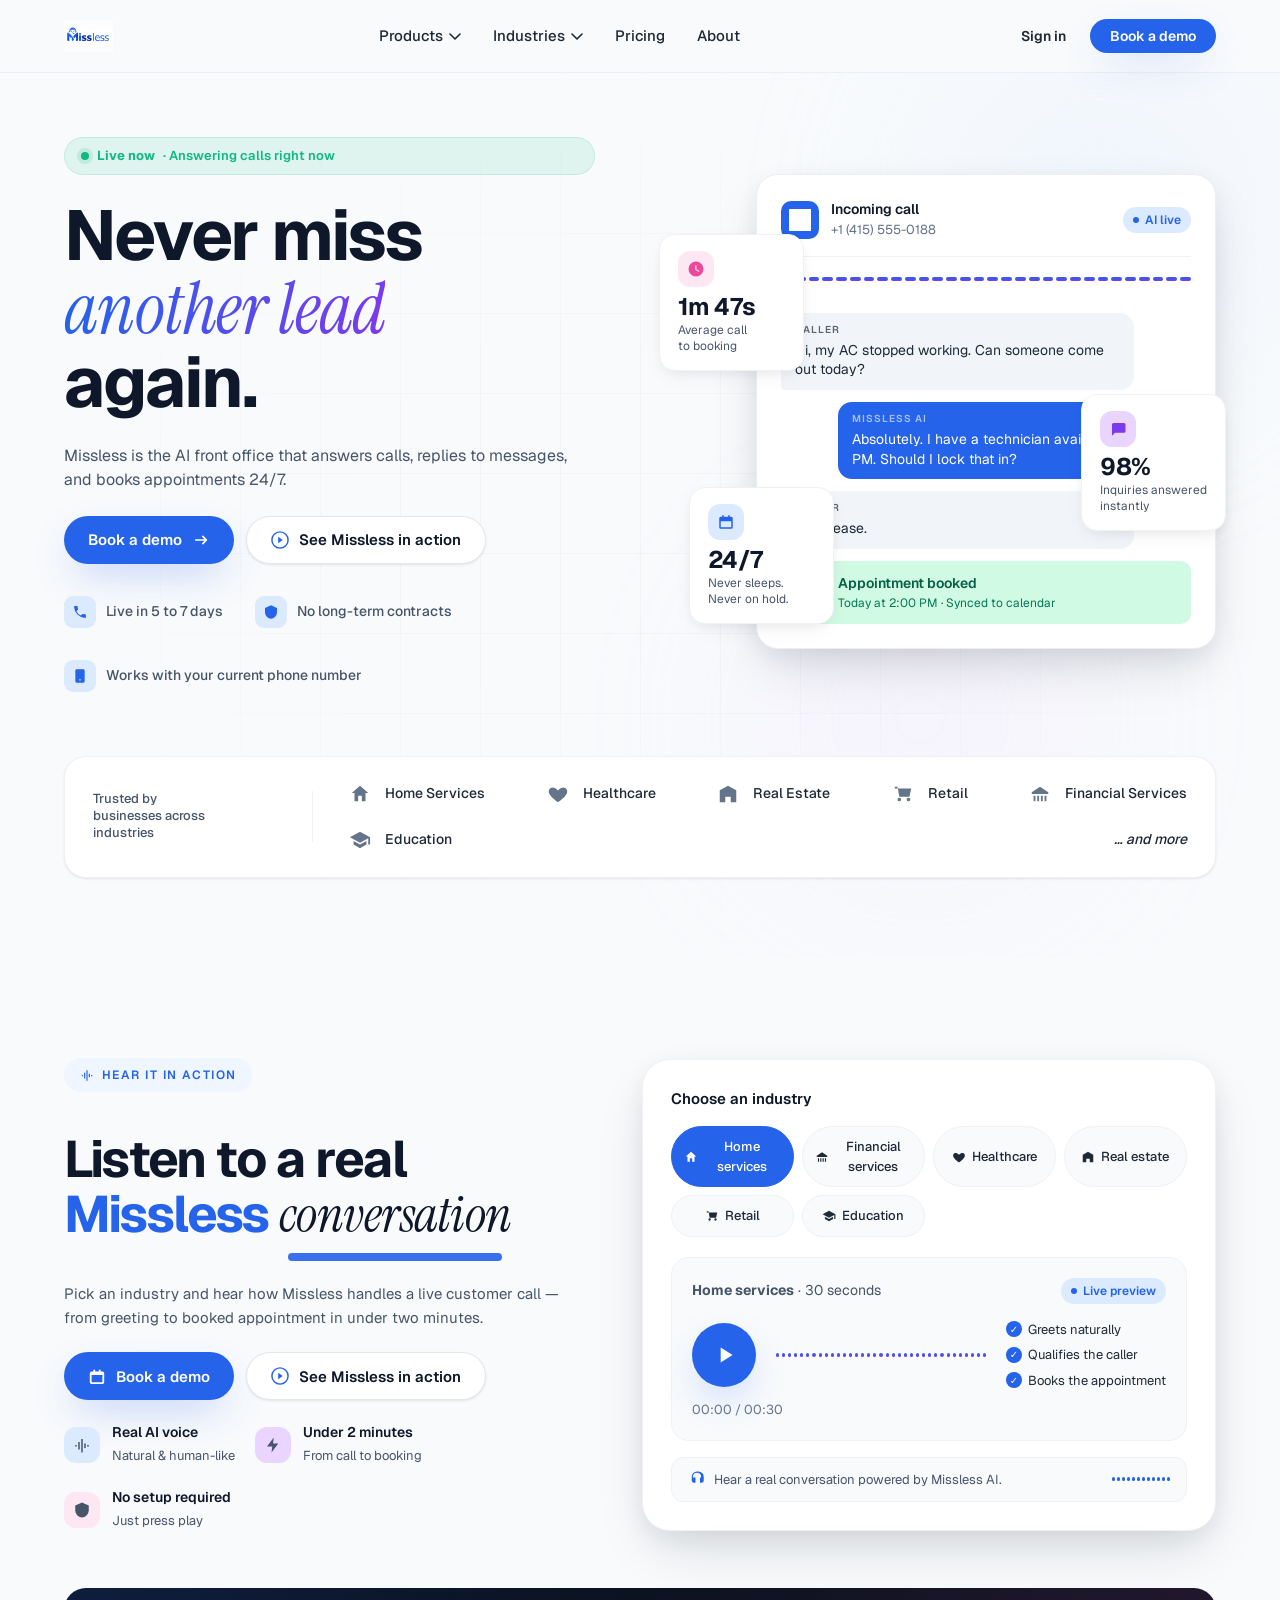
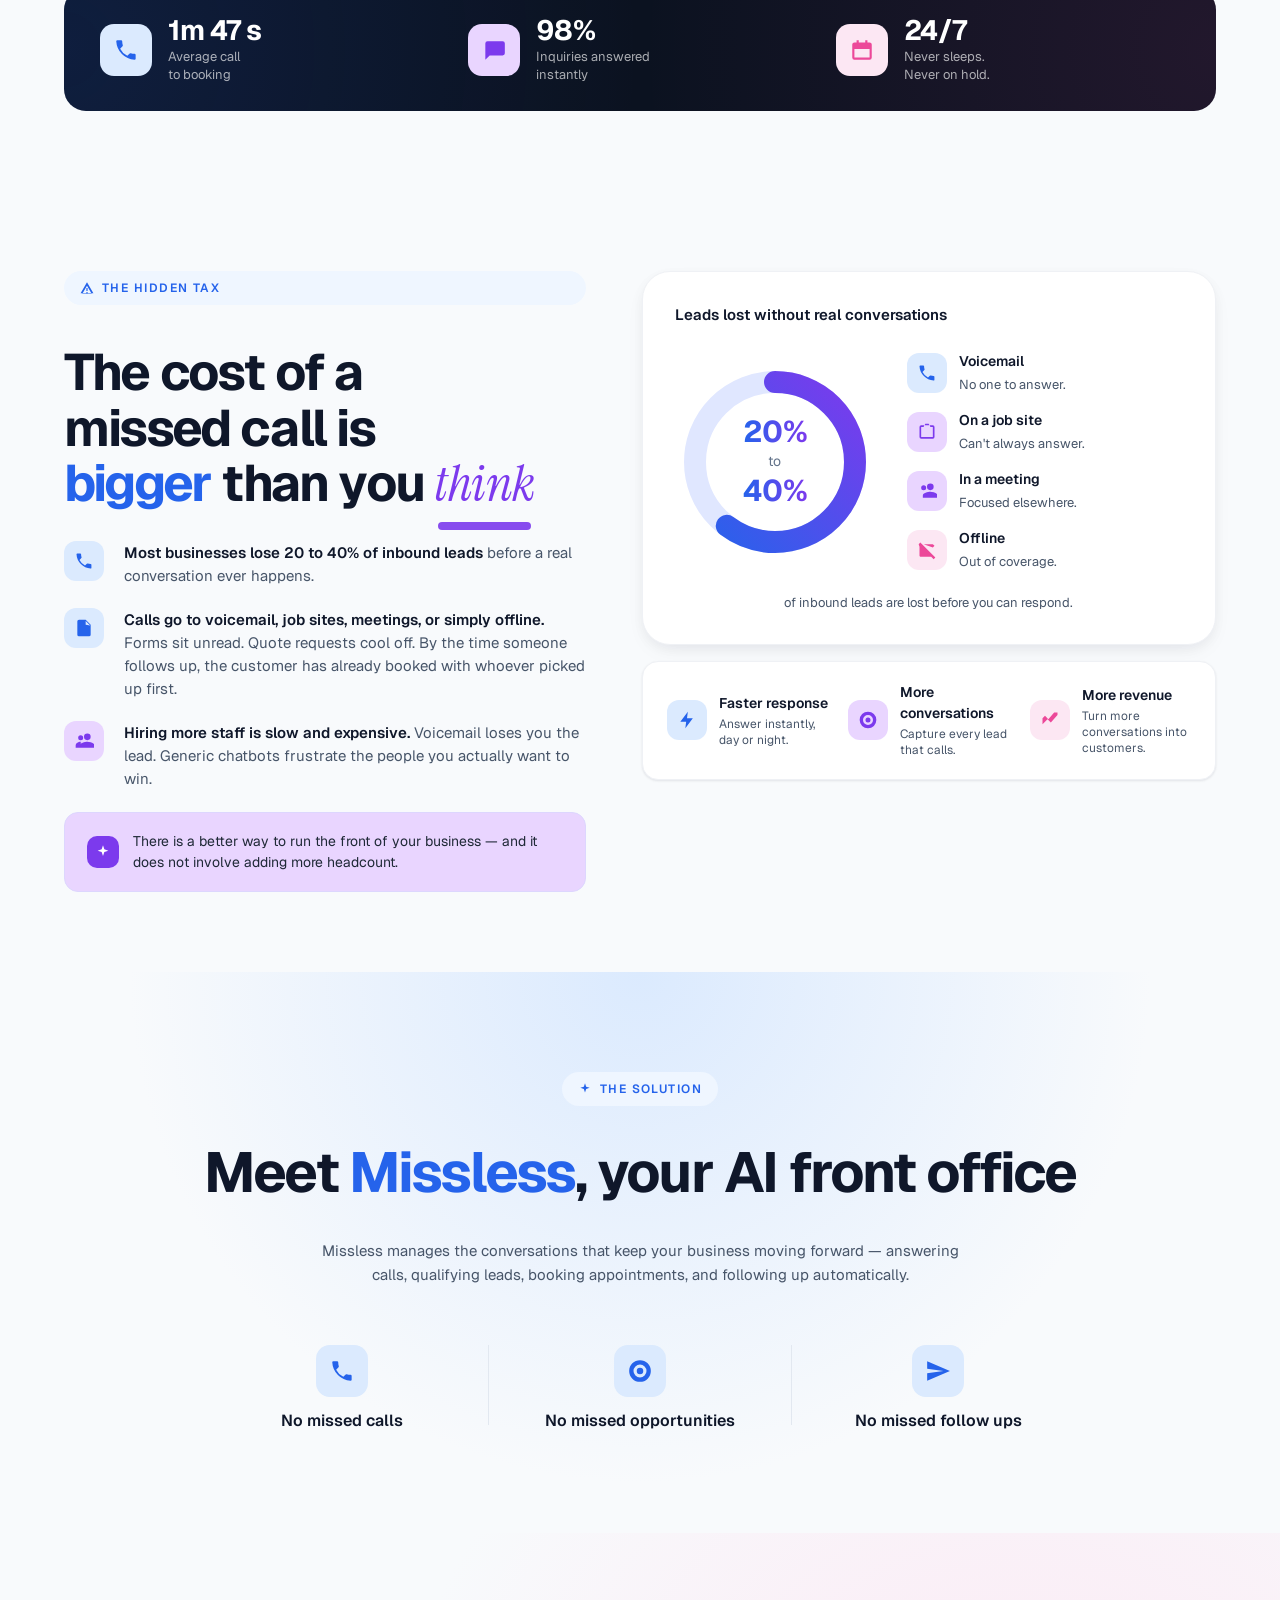
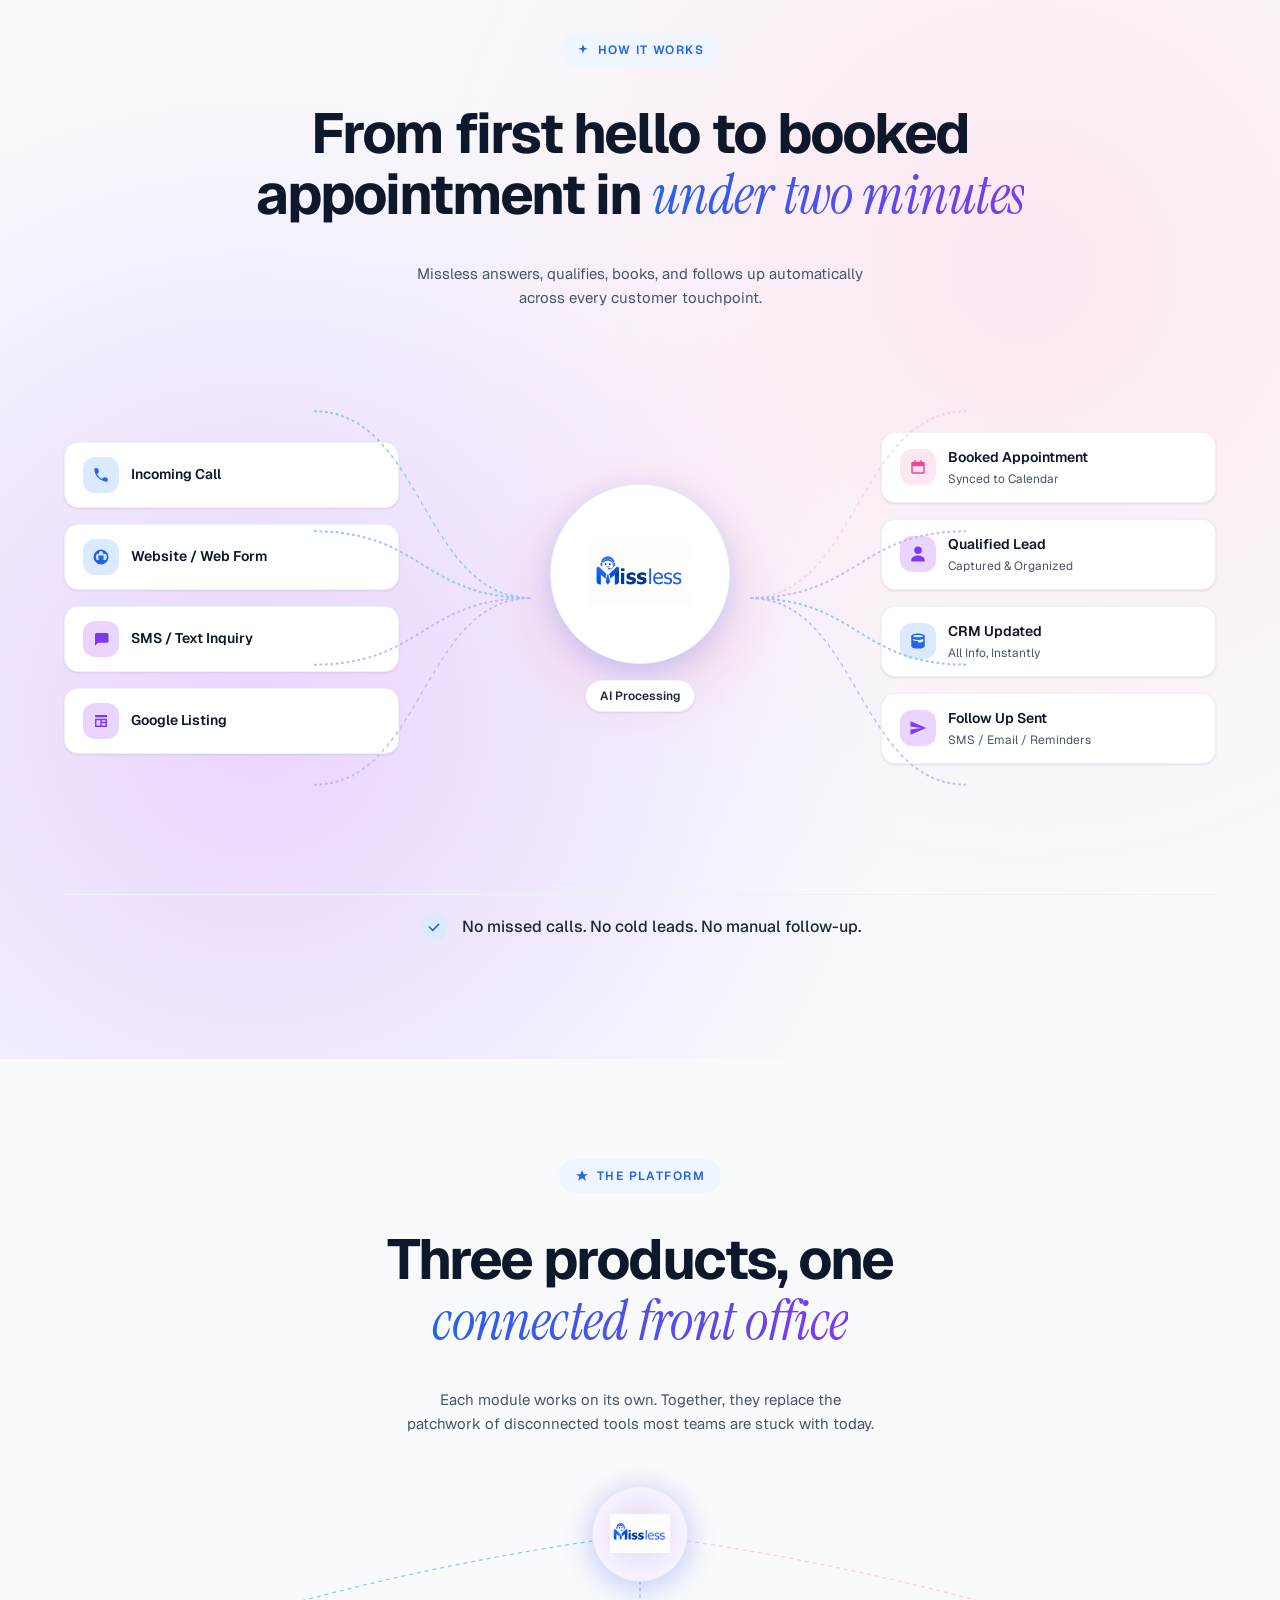
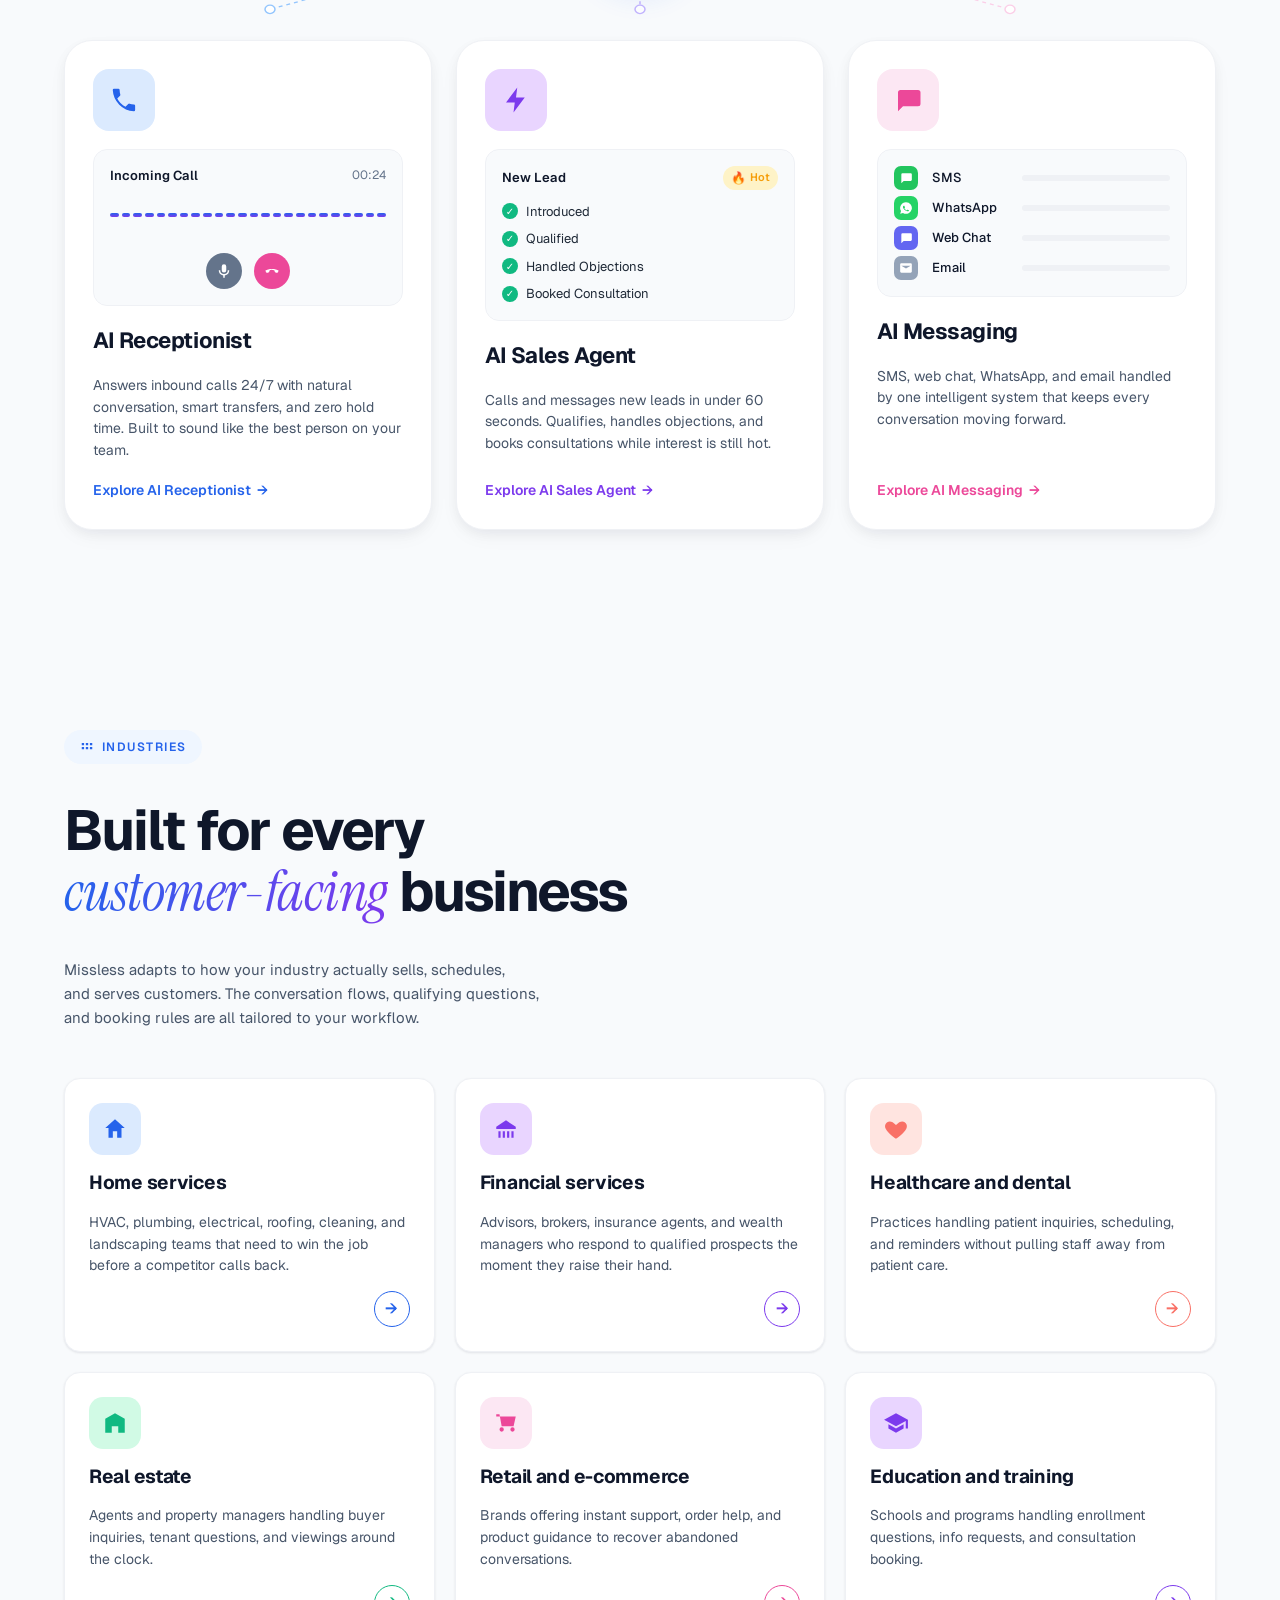
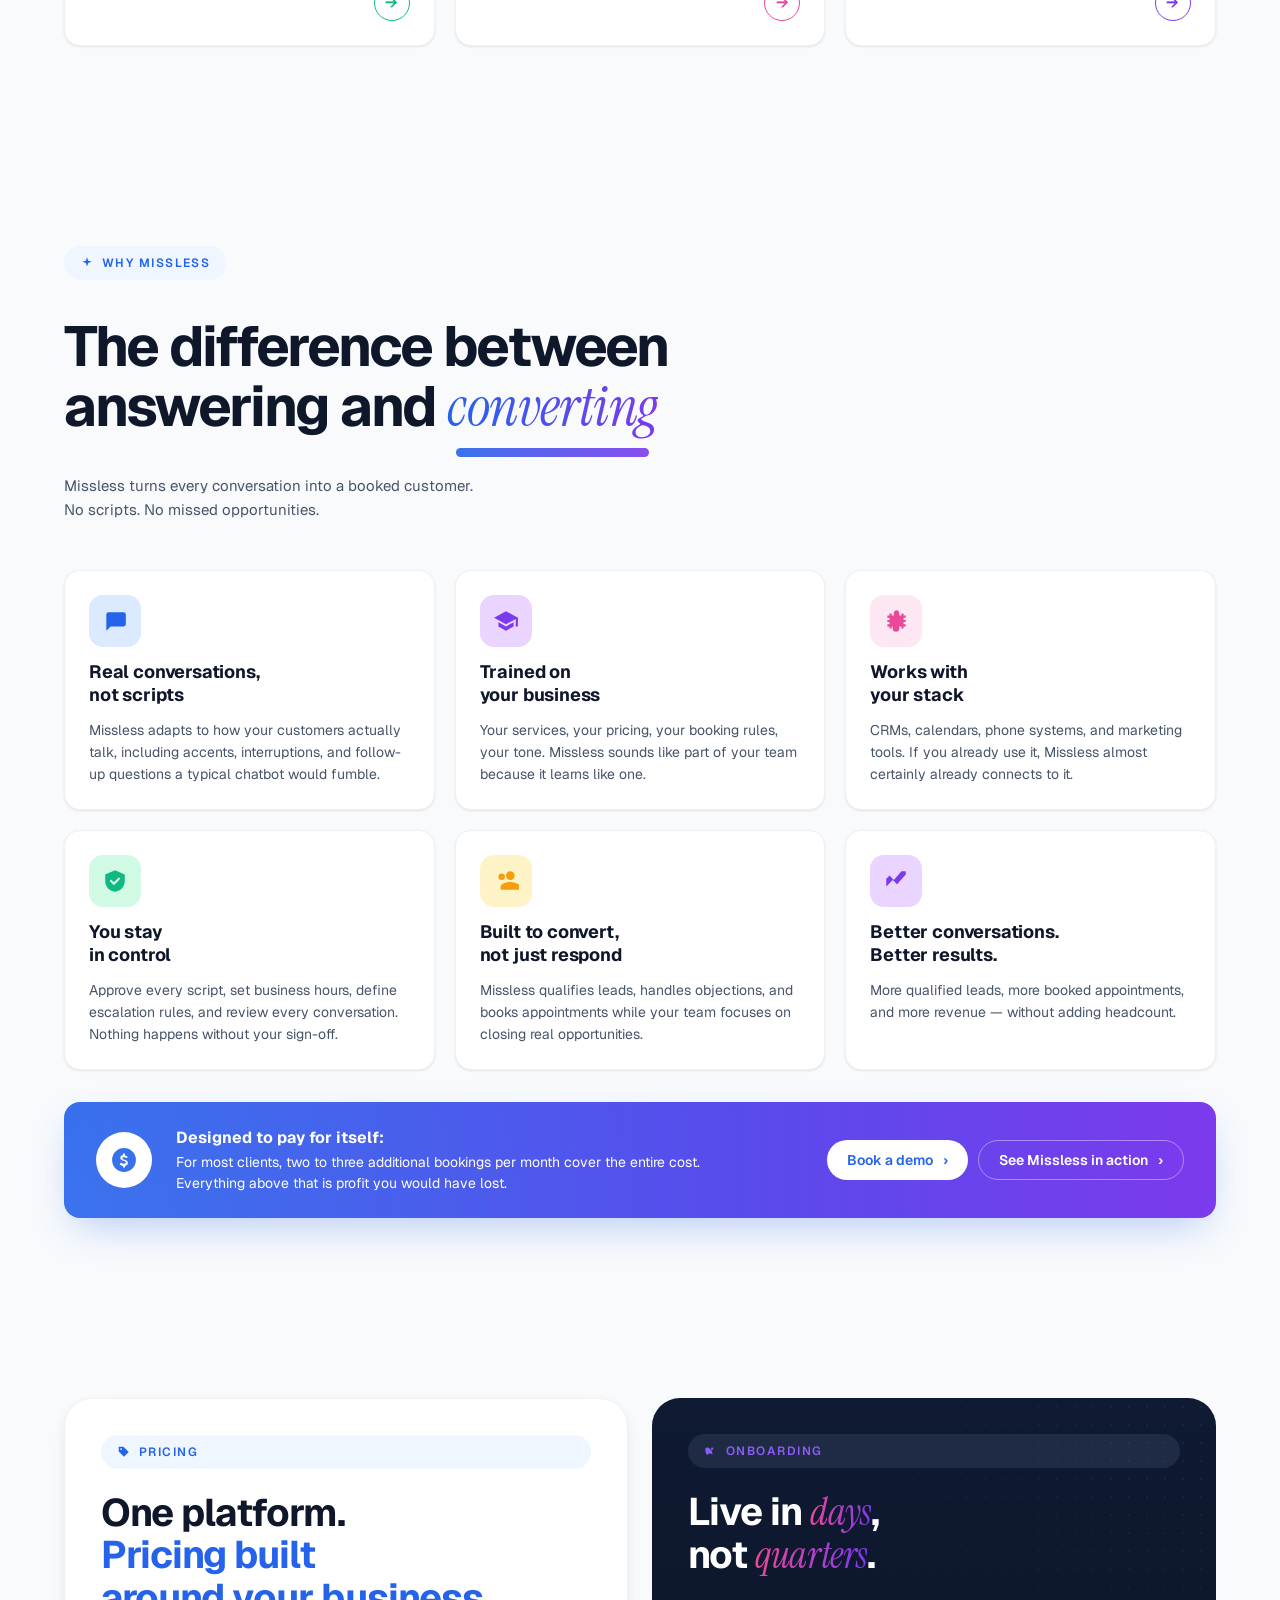
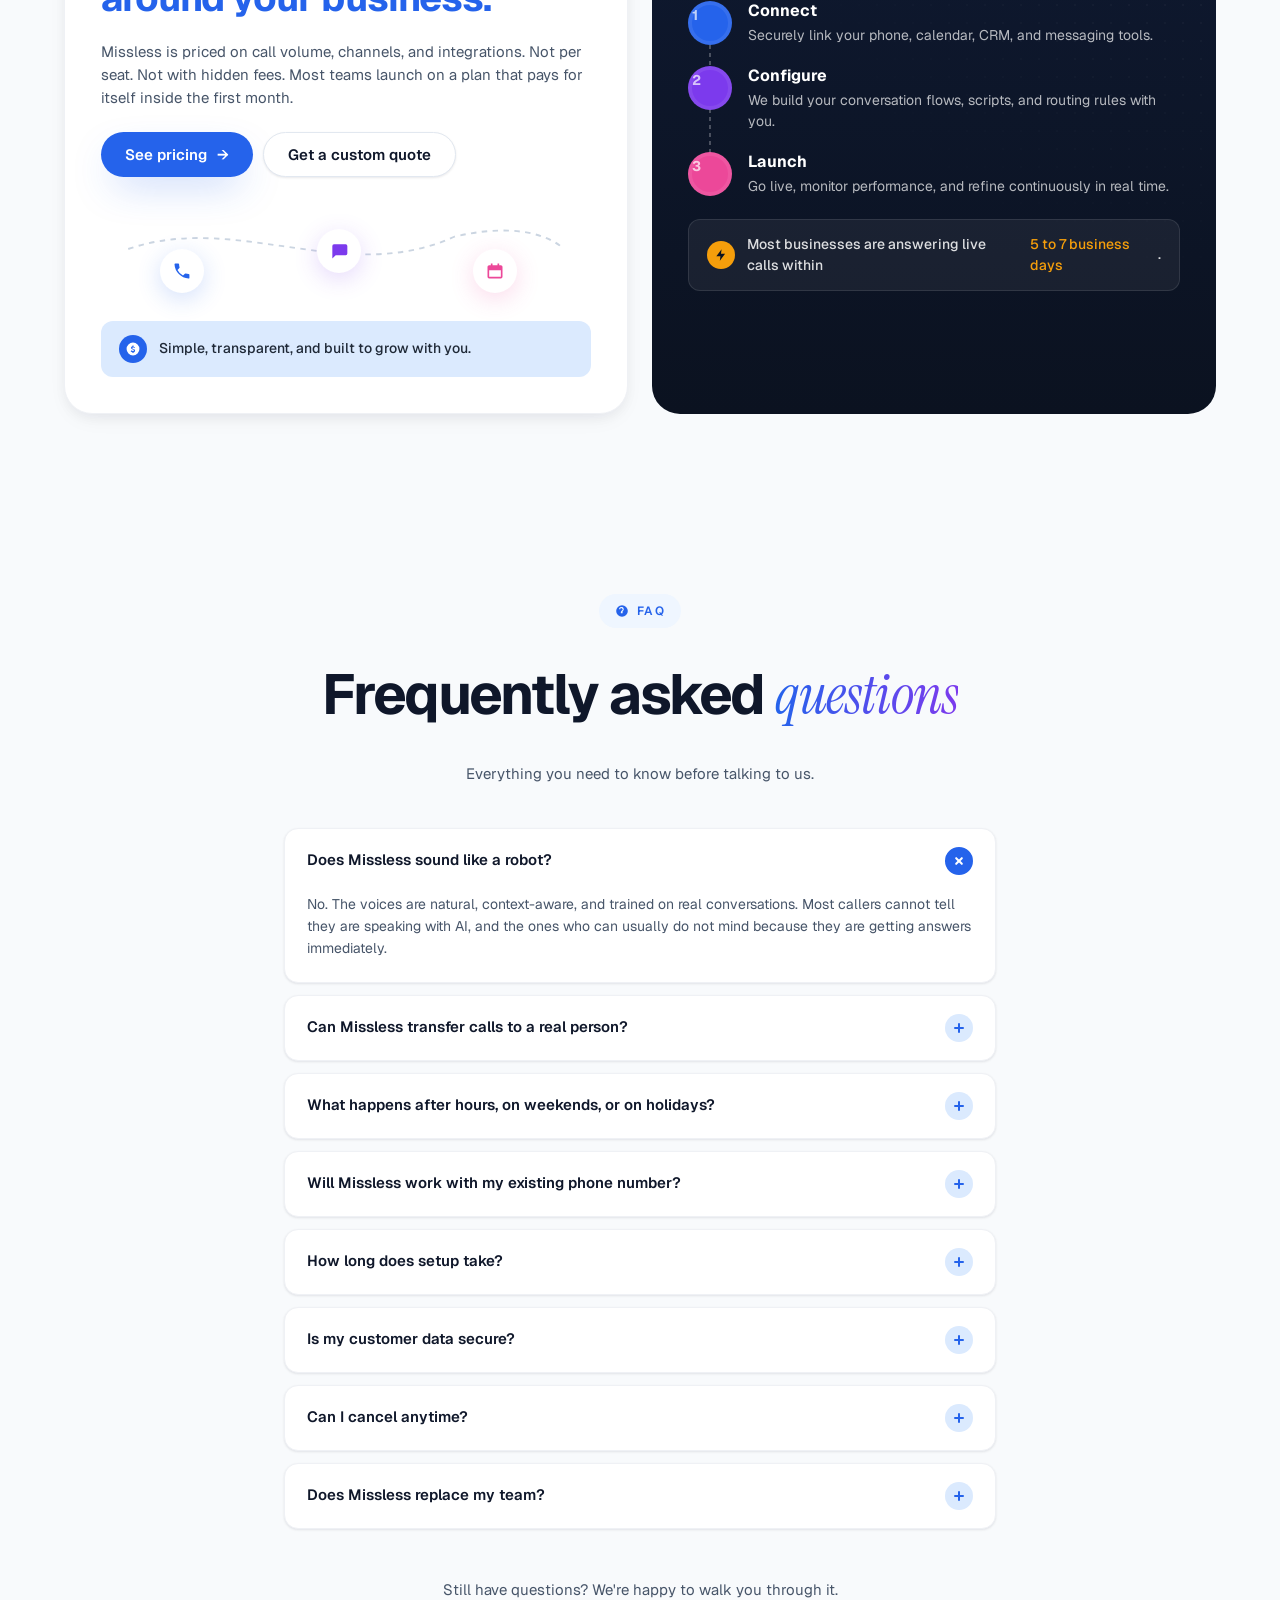
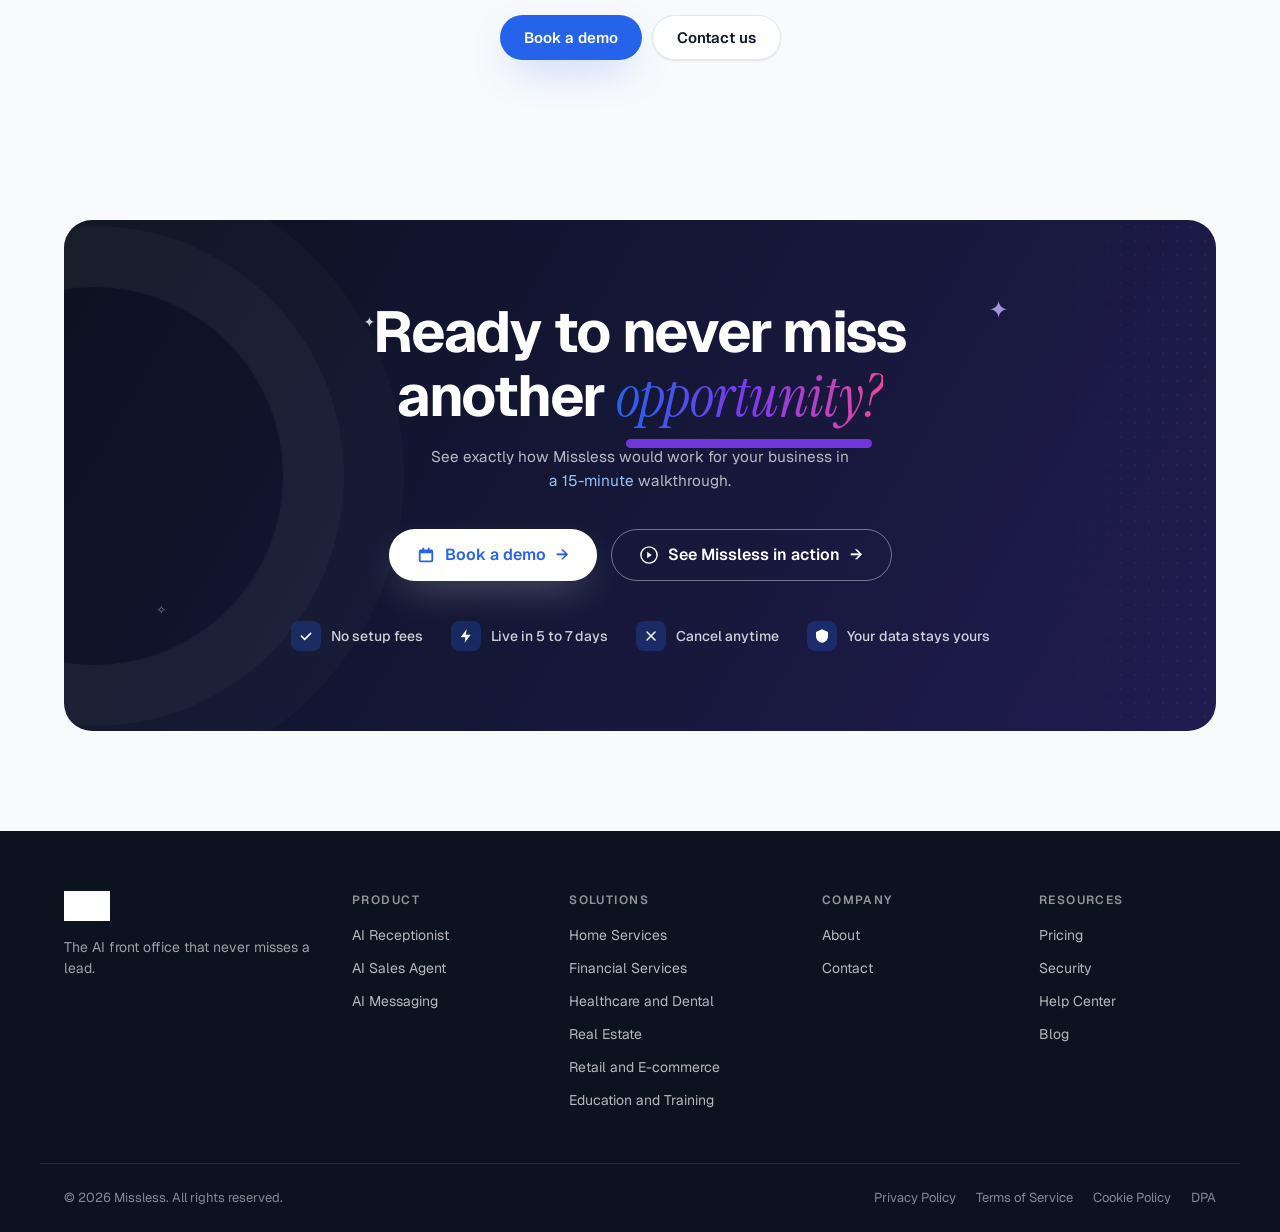
<file: missless/index.html>
<!doctype html>
<html lang="en">
<head>
  <meta charset="utf-8" />
  <meta name="viewport" content="width=device-width, initial-scale=1" />
  <title>Missless | The AI Front Office That Never Misses a Lead</title>
  <meta name="description" content="Missless answers every call, replies to every message, and books appointments 24/7. The AI front office for teams that refuse to lose another lead." />
  <meta name="keywords" content="AI front office, AI receptionist, AI sales agent, 24/7 AI answering service, AI appointment booking, missed call recovery, AI lead qualification" />
  <meta name="theme-color" content="#2563EB" />
  <meta name="robots" content="index, follow" />
  <link rel="canonical" href="https://missless.com/" />

  <!-- Open Graph -->
  <meta property="og:type" content="website" />
  <meta property="og:url" content="https://missless.com/" />
  <meta property="og:title" content="Missless | The AI Front Office That Never Misses a Lead" />
  <meta property="og:description" content="Missless answers every call, replies to every message, and books appointments 24/7." />
  <meta property="og:image" content="https://missless.com/assets/og-image.jpg" />

  <!-- Twitter -->
  <meta name="twitter:card" content="summary_large_image" />
  <meta name="twitter:title" content="Missless | The AI Front Office That Never Misses a Lead" />
  <meta name="twitter:description" content="Missless answers every call, replies to every message, and books appointments 24/7." />

  <!-- Favicon -->
  <link rel="icon" type="image/png" href="assets/favicon.png" />
  <link rel="apple-touch-icon" href="assets/favicon.png" />

  <!-- Fonts: Geist (body/display) + Instrument Serif (editorial italics) -->
  <link rel="preconnect" href="https://fonts.googleapis.com" />
  <link rel="preconnect" href="https://fonts.gstatic.com" crossorigin />
  <link rel="stylesheet" href="https://fonts.googleapis.com/css2?family=Geist:wght@300;400;500;600;700;800&family=Instrument+Serif:ital@0;1&display=swap" />

  <link rel="stylesheet" href="css/style.css" />

  <!-- Structured data -->
  <script type="application/ld+json">
  {
    "@context": "https://schema.org",
    "@graph": [
      {
        "@type": "Organization",
        "@id": "https://missless.com/#organization",
        "name": "Missless",
        "url": "https://missless.com",
        "logo": "https://missless.com/assets/logo.png",
        "description": "Missless is the AI front office that answers calls, replies to messages, and books appointments 24/7 so businesses never lose a lead."
      },
      {
        "@type": "WebSite",
        "@id": "https://missless.com/#website",
        "url": "https://missless.com",
        "name": "Missless",
        "publisher": { "@id": "https://missless.com/#organization" }
      },
      {
        "@type": "SoftwareApplication",
        "name": "Missless AI Front Office",
        "operatingSystem": "Web, iOS, Android",
        "applicationCategory": "BusinessApplication",
        "description": "AI-powered front office platform that handles inbound calls, lead qualification, appointment booking, and multi-channel messaging.",
        "offers": {
          "@type": "Offer",
          "priceCurrency": "USD",
          "price": "0",
          "description": "Custom pricing based on call volume, channels, and integrations."
        }
      },
      {
        "@type": "FAQPage",
        "mainEntity": [
          { "@type": "Question", "name": "Does Missless sound like a robot?", "acceptedAnswer": { "@type": "Answer", "text": "No. The voices are natural, context-aware, and trained on real conversations. Most callers cannot tell they are speaking with AI." } },
          { "@type": "Question", "name": "Can Missless transfer calls to a real person?", "acceptedAnswer": { "@type": "Answer", "text": "Yes. Missless can hand off a call mid-conversation with a full summary, so your team picks up exactly where the AI left off." } },
          { "@type": "Question", "name": "What happens after hours, on weekends, or on holidays?", "acceptedAnswer": { "@type": "Answer", "text": "Missless answers, qualifies, books, and follows up around the clock. You can set different behaviors for evenings, weekends, and holidays." } },
          { "@type": "Question", "name": "Will Missless work with my existing phone number?", "acceptedAnswer": { "@type": "Answer", "text": "Yes. You can keep your current number and route calls through Missless, or use a new dedicated line." } },
          { "@type": "Question", "name": "How long does setup take?", "acceptedAnswer": { "@type": "Answer", "text": "Most businesses go live in 5 to 7 business days. Larger multi-location setups may take a bit longer." } },
          { "@type": "Question", "name": "Is my customer data secure?", "acceptedAnswer": { "@type": "Answer", "text": "Yes. Calls, transcripts, and customer data are encrypted in transit and at rest. Missless follows industry-standard practices for storage and access control." } },
          { "@type": "Question", "name": "Can I cancel anytime?", "acceptedAnswer": { "@type": "Answer", "text": "Yes. There are no long-term contracts. If Missless is not working for you, you are not locked in." } },
          { "@type": "Question", "name": "Does Missless replace my team?", "acceptedAnswer": { "@type": "Answer", "text": "No. Missless handles the first response, qualification, and booking. Your team focuses on the conversations that actually close revenue." } }
        ]
      }
    ]
  }
  </script>
</head>
<body>

<!-- ============================================================
     NAVIGATION
============================================================ -->
<header class="nav" id="nav">
  <div class="nav__inner container">
    <a class="nav__logo" href="/" aria-label="Missless home">
      <img src="assets/logo.png" alt="Missless" width="140" height="40" />
    </a>

    <nav class="nav__links" aria-label="Primary">
      <div class="nav__item nav__item--mega" data-mega="products">
        <button class="nav__link" aria-haspopup="true" aria-expanded="false">
          Products
          <svg aria-hidden="true" viewBox="0 0 12 7" width="12" height="7"><path d="M1 1l5 5 5-5" stroke="currentColor" stroke-width="1.6" fill="none" stroke-linecap="round" stroke-linejoin="round"/></svg>
        </button>
        <div class="mega" role="menu">
          <a class="mega__item" href="/ai-receptionist" role="menuitem">
            <span class="mega__icon mega__icon--blue">
              <svg viewBox="0 0 24 24" aria-hidden="true"><path fill="currentColor" d="M6.6 10.8a15.2 15.2 0 006.6 6.6l2.2-2.2a1 1 0 011-.25c1.1.36 2.3.55 3.5.55a1 1 0 011 1V20a1 1 0 01-1 1A18 18 0 013 4a1 1 0 011-1h3.5a1 1 0 011 1c0 1.2.2 2.4.55 3.5a1 1 0 01-.25 1L6.6 10.8z"/></svg>
            </span>
            <div>
              <div class="mega__title">AI Receptionist</div>
              <div class="mega__desc">Answers every inbound call 24/7 with natural conversation.</div>
            </div>
            <span class="mega__arrow" aria-hidden="true">→</span>
          </a>
          <a class="mega__item" href="/ai-sales-agent" role="menuitem">
            <span class="mega__icon mega__icon--violet">
              <svg viewBox="0 0 24 24" aria-hidden="true"><path fill="currentColor" d="M13 2L4 14h7l-1 8 9-12h-7l1-8z"/></svg>
            </span>
            <div>
              <div class="mega__title">AI Sales Agent</div>
              <div class="mega__desc">Calls new leads in under 60 seconds and books consultations.</div>
            </div>
            <span class="mega__arrow" aria-hidden="true">→</span>
          </a>
          <a class="mega__item" href="/ai-messaging" role="menuitem">
            <span class="mega__icon mega__icon--pink">
              <svg viewBox="0 0 24 24" aria-hidden="true"><path fill="currentColor" d="M4 4h16a2 2 0 012 2v9a2 2 0 01-2 2H8l-4 4V6a2 2 0 012-2z"/></svg>
            </span>
            <div>
              <div class="mega__title">AI Messaging</div>
              <div class="mega__desc">SMS, web chat, WhatsApp, and email in one intelligent system.</div>
            </div>
            <span class="mega__arrow" aria-hidden="true">→</span>
          </a>
        </div>
      </div>

      <div class="nav__item nav__item--mega" data-mega="industries">
        <button class="nav__link" aria-haspopup="true" aria-expanded="false">
          Industries
          <svg aria-hidden="true" viewBox="0 0 12 7" width="12" height="7"><path d="M1 1l5 5 5-5" stroke="currentColor" stroke-width="1.6" fill="none" stroke-linecap="round" stroke-linejoin="round"/></svg>
        </button>
        <div class="mega mega--wide" role="menu">
          <a class="mega__item" href="/solutions/home-services" role="menuitem">
            <span class="mega__icon mega__icon--blue"><svg viewBox="0 0 24 24" aria-hidden="true"><path fill="currentColor" d="M12 3l9 8h-3v9h-4v-6h-4v6H6v-9H3z"/></svg></span>
            <div><div class="mega__title">Home Services</div><div class="mega__desc">Win the job before a competitor calls back.</div></div>
          </a>
          <a class="mega__item" href="/solutions/financial-services" role="menuitem">
            <span class="mega__icon mega__icon--violet"><svg viewBox="0 0 24 24" aria-hidden="true"><path fill="currentColor" d="M3 10l9-6 9 6v2H3v-2zm2 4h2v6H5zm4 0h2v6H9zm4 0h2v6h-2zm4 0h2v6h-2z"/></svg></span>
            <div><div class="mega__title">Financial Services</div><div class="mega__desc">Respond the moment prospects raise their hand.</div></div>
          </a>
          <a class="mega__item" href="/solutions/healthcare" role="menuitem">
            <span class="mega__icon mega__icon--pink"><svg viewBox="0 0 24 24" aria-hidden="true"><path fill="currentColor" d="M12 21s-7-4.5-9.5-9.2C.9 8.7 2.8 5 6.2 5 8.2 5 9.6 6 12 8.2 14.4 6 15.8 5 17.8 5c3.4 0 5.3 3.7 3.7 6.8C19 16.5 12 21 12 21z"/></svg></span>
            <div><div class="mega__title">Healthcare &amp; Dental</div><div class="mega__desc">Handle patient inquiries without pulling staff from care.</div></div>
          </a>
          <a class="mega__item" href="/solutions/real-estate" role="menuitem">
            <span class="mega__icon mega__icon--blue"><svg viewBox="0 0 24 24" aria-hidden="true"><path fill="currentColor" d="M3 21V8l9-5 9 5v13h-6v-6h-6v6z"/></svg></span>
            <div><div class="mega__title">Real Estate</div><div class="mega__desc">Buyer inquiries and viewings around the clock.</div></div>
          </a>
          <a class="mega__item" href="/solutions/retail" role="menuitem">
            <span class="mega__icon mega__icon--pink"><svg viewBox="0 0 24 24" aria-hidden="true"><path fill="currentColor" d="M6 6h15l-2 9H8L6 4H3v2zm2 14a2 2 0 11.001-4.001A2 2 0 018 20zm10 0a2 2 0 11.001-4.001A2 2 0 0118 20z"/></svg></span>
            <div><div class="mega__title">Retail &amp; E-commerce</div><div class="mega__desc">Recover abandoned conversations with instant help.</div></div>
          </a>
          <a class="mega__item" href="/solutions/education" role="menuitem">
            <span class="mega__icon mega__icon--violet"><svg viewBox="0 0 24 24" aria-hidden="true"><path fill="currentColor" d="M12 3L1 9l11 6 9-4.9V17h2V9zM5 13.2V17l7 4 7-4v-3.8l-7 3.8z"/></svg></span>
            <div><div class="mega__title">Education &amp; Training</div><div class="mega__desc">Enrollment questions and consultation booking.</div></div>
          </a>
        </div>
      </div>

      <a class="nav__link nav__link--plain" href="/pricing">Pricing</a>
      <a class="nav__link nav__link--plain" href="/about">About</a>
    </nav>

    <div class="nav__cta">
      <a class="btn btn--ghost-sm" href="/demo">Sign in</a>
      <a class="btn btn--primary-sm" href="book.html">Book a demo</a>
    </div>

    <button class="nav__hamburger" id="navToggle" aria-label="Open menu" aria-expanded="false">
      <span></span><span></span><span></span>
    </button>
  </div>

  <!-- Mobile drawer -->
  <div class="mobile-drawer" id="mobileDrawer" aria-hidden="true">
    <details class="mobile-acc">
      <summary>Products</summary>
      <a href="/ai-receptionist">AI Receptionist</a>
      <a href="/ai-sales-agent">AI Sales Agent</a>
      <a href="/ai-messaging">AI Messaging</a>
    </details>
    <details class="mobile-acc">
      <summary>Industries</summary>
      <a href="/solutions/home-services">Home Services</a>
      <a href="/solutions/financial-services">Financial Services</a>
      <a href="/solutions/healthcare">Healthcare &amp; Dental</a>
      <a href="/solutions/real-estate">Real Estate</a>
      <a href="/solutions/retail">Retail &amp; E-commerce</a>
      <a href="/solutions/education">Education &amp; Training</a>
    </details>
    <a class="mobile-link" href="/pricing">Pricing</a>
    <a class="mobile-link" href="/about">About</a>
    <a class="btn btn--primary" href="book.html" style="margin-top:1rem;width:100%;justify-content:center">Book a demo</a>
  </div>
</header>

<main>

<!-- ============================================================
     SECTION 1 — HERO
============================================================ -->
<section class="hero" aria-labelledby="hero-title">
  <div class="hero__bg" aria-hidden="true">
    <div class="hero__glow hero__glow--a"></div>
    <div class="hero__glow hero__glow--b"></div>
    <div class="hero__grid"></div>
  </div>

  <div class="container hero__inner">
    <div class="hero__left">
      <span class="badge badge--live reveal" data-delay="0">
        <span class="badge__dot" aria-hidden="true"></span>
        <strong>Live now</strong> · Answering calls right now
      </span>

      <h1 id="hero-title" class="hero__title reveal" data-delay="80">
        Never miss
        <span class="serif gradient-bv">another&nbsp;lead</span>
        <span class="hero__again">again.</span>
      </h1>

      <p class="hero__sub reveal" data-delay="180">
        Missless is the AI front office that answers calls, replies to messages, and books appointments 24/7.
      </p>

      <div class="hero__cta reveal" data-delay="260">
        <a class="btn btn--primary" href="book.html">
          Book a demo
          <svg aria-hidden="true" viewBox="0 0 20 20"><path d="M4 10h12m0 0l-4-4m4 4l-4 4" stroke="currentColor" stroke-width="1.8" fill="none" stroke-linecap="round" stroke-linejoin="round"/></svg>
        </a>
        <a class="btn btn--outline" href="#hear-it-in-action">
          <svg aria-hidden="true" viewBox="0 0 20 20" class="btn__play"><circle cx="10" cy="10" r="9" stroke="currentColor" stroke-width="1.6" fill="none"/><path d="M8 6.5l5 3.5-5 3.5z" fill="currentColor"/></svg>
          See Missless in action
        </a>
      </div>

      <ul class="hero__trust reveal" data-delay="340">
        <li>
          <span class="chip chip--blue" aria-hidden="true">
            <svg viewBox="0 0 24 24"><path fill="currentColor" d="M6.6 10.8a15.2 15.2 0 006.6 6.6l2.2-2.2a1 1 0 011-.25c1.1.36 2.3.55 3.5.55a1 1 0 011 1V20a1 1 0 01-1 1A18 18 0 013 4a1 1 0 011-1h3.5a1 1 0 011 1c0 1.2.2 2.4.55 3.5a1 1 0 01-.25 1L6.6 10.8z"/></svg>
          </span>
          Live in 5 to 7 days
        </li>
        <li>
          <span class="chip chip--blue" aria-hidden="true">
            <svg viewBox="0 0 24 24"><path fill="currentColor" d="M12 2l9 4v6c0 5-3.5 9.3-9 10-5.5-.7-9-5-9-10V6z"/></svg>
          </span>
          No long-term contracts
        </li>
        <li>
          <span class="chip chip--blue" aria-hidden="true">
            <svg viewBox="0 0 24 24"><path fill="currentColor" d="M7 2h10a2 2 0 012 2v16a2 2 0 01-2 2H7a2 2 0 01-2-2V4a2 2 0 012-2zm5 17a1.2 1.2 0 100-2.4 1.2 1.2 0 000 2.4z"/></svg>
          </span>
          Works with your current phone number
        </li>
      </ul>
    </div>

    <!-- Demo call card -->
    <div class="hero__right reveal" data-delay="200">
      <div class="float-card float-card--clock" aria-label="Average call to booking, one minute forty seven seconds">
        <span class="chip chip--pink" aria-hidden="true">
          <svg viewBox="0 0 24 24"><path fill="currentColor" d="M12 2a10 10 0 110 20 10 10 0 010-20zm.5 5h-1.5v6l5 3 .8-1.3-4.3-2.5z"/></svg>
        </span>
        <div class="float-card__value">1m 47s</div>
        <div class="float-card__label">Average call<br/>to booking</div>
      </div>

      <div class="call-card" role="figure" aria-label="Sample call between a customer and Missless AI">
        <div class="call-card__head">
          <span class="call-card__avatar"><img src="assets/favicon.png" alt="" aria-hidden="true" width="22" height="22"/></span>
          <div class="call-card__meta">
            <div class="call-card__title">Incoming call</div>
            <div class="call-card__num">+1 (415) 555-0188</div>
          </div>
          <span class="pill pill--live"><span class="pill__dot"></span>AI live</span>
        </div>

        <div class="waveform waveform--gradient" aria-hidden="true">
          <span></span><span></span><span></span><span></span><span></span><span></span><span></span><span></span><span></span><span></span><span></span><span></span><span></span><span></span><span></span><span></span><span></span><span></span><span></span><span></span><span></span><span></span><span></span><span></span><span></span><span></span><span></span><span></span><span></span><span></span>
        </div>

        <div class="bubble bubble--caller">
          <div class="bubble__role">CALLER</div>
          Hi, my AC stopped working. Can someone come out today?
        </div>
        <div class="bubble bubble--ai">
          <div class="bubble__role">MISSLESS AI</div>
          Absolutely. I have a technician available at 2:00 PM. Should I lock that in?
        </div>
        <div class="bubble bubble--caller">
          <div class="bubble__role">CALLER</div>
          Yes please.
        </div>

        <div class="booked" role="status">
          <span class="booked__icon" aria-hidden="true">
            <svg viewBox="0 0 24 24"><path d="M5 12l5 5 9-9" stroke="white" stroke-width="2.4" fill="none" stroke-linecap="round" stroke-linejoin="round"/></svg>
          </span>
          <div>
            <div class="booked__title">Appointment booked</div>
            <div class="booked__sub">Today at 2:00 PM · Synced to calendar</div>
          </div>
        </div>
      </div>

      <div class="float-card float-card--percent" aria-label="98 percent of inquiries answered instantly">
        <span class="chip chip--violet" aria-hidden="true">
          <svg viewBox="0 0 24 24"><path fill="currentColor" d="M4 4h16a2 2 0 012 2v9a2 2 0 01-2 2H8l-4 4V6a2 2 0 012-2z"/></svg>
        </span>
        <div class="float-card__value">98%</div>
        <div class="float-card__label">Inquiries answered<br/>instantly</div>
      </div>

      <div class="float-card float-card--247" aria-label="Twenty four seven, never sleeps">
        <span class="chip chip--blue" aria-hidden="true">
          <svg viewBox="0 0 24 24"><path fill="currentColor" d="M7 3v2H5a2 2 0 00-2 2v12a2 2 0 002 2h14a2 2 0 002-2V7a2 2 0 00-2-2h-2V3h-2v2H9V3zM5 11h14v8H5z"/></svg>
        </span>
        <div class="float-card__value">24/7</div>
        <div class="float-card__label">Never sleeps.<br/>Never on hold.</div>
      </div>
    </div>
  </div>

  <!-- Trusted by strip -->
  <div class="container">
    <div class="trustbar reveal">
      <div class="trustbar__label">Trusted by<br/>businesses across<br/>industries</div>
      <ul class="trustbar__list">
        <li><span class="ti"><svg viewBox="0 0 24 24" aria-hidden="true"><path fill="currentColor" d="M12 3l9 8h-3v9h-4v-6h-4v6H6v-9H3z"/></svg></span>Home Services</li>
        <li><span class="ti"><svg viewBox="0 0 24 24" aria-hidden="true"><path fill="currentColor" d="M12 21s-7-4.5-9.5-9.2C.9 8.7 2.8 5 6.2 5 8.2 5 9.6 6 12 8.2 14.4 6 15.8 5 17.8 5c3.4 0 5.3 3.7 3.7 6.8C19 16.5 12 21 12 21z"/></svg></span>Healthcare</li>
        <li><span class="ti"><svg viewBox="0 0 24 24" aria-hidden="true"><path fill="currentColor" d="M3 21V8l9-5 9 5v13h-6v-6h-6v6z"/></svg></span>Real Estate</li>
        <li><span class="ti"><svg viewBox="0 0 24 24" aria-hidden="true"><path fill="currentColor" d="M6 6h15l-2 9H8L6 4H3v2zm2 14a2 2 0 11.001-4.001A2 2 0 018 20zm10 0a2 2 0 11.001-4.001A2 2 0 0118 20z"/></svg></span>Retail</li>
        <li><span class="ti"><svg viewBox="0 0 24 24" aria-hidden="true"><path fill="currentColor" d="M3 10l9-6 9 6v2H3v-2zm2 4h2v6H5zm4 0h2v6H9zm4 0h2v6h-2zm4 0h2v6h-2z"/></svg></span>Financial Services</li>
        <li><span class="ti"><svg viewBox="0 0 24 24" aria-hidden="true"><path fill="currentColor" d="M12 3L1 9l11 6 9-4.9V17h2V9zM5 13.2V17l7 4 7-4v-3.8l-7 3.8z"/></svg></span>Education</li>
        <li class="trustbar__more">… and more</li>
      </ul>
    </div>
  </div>
</section>

<!-- ============================================================
     SECTION 2 — HEAR IT IN ACTION
============================================================ -->
<section class="hear" id="hear-it-in-action" aria-labelledby="hear-title">
  <div class="container hear__grid">
    <div class="hear__left">
      <span class="badge badge--soft reveal">
        <svg viewBox="0 0 24 24" aria-hidden="true" class="badge__icon"><path fill="currentColor" d="M3 12h2v2H3zm4-4h2v10H7zm4-4h2v18h-2zm4 6h2v6h-2zm4 2h2v2h-2z"/></svg>
        HEAR IT IN ACTION
      </span>
      <h2 id="hear-title" class="section-title reveal">
        Listen to a real<br/>
        <span class="text-blue">Missless</span> <span class="serif underline-blue">conversation</span>
      </h2>
      <p class="section-sub reveal">
        Pick an industry and hear how Missless handles a live customer call — from greeting to booked appointment in under two minutes.
      </p>
      <div class="hear__cta reveal">
        <a class="btn btn--primary" href="book.html">
          <svg aria-hidden="true" viewBox="0 0 20 20"><path fill="currentColor" d="M6 3h2v2h4V3h2v2h2a2 2 0 012 2v10a2 2 0 01-2 2H4a2 2 0 01-2-2V7a2 2 0 012-2h2V3zm-2 6v8h12V9H4z"/></svg>
          Book a demo
        </a>
        <a class="btn btn--outline" href="#hero-title">
          <svg aria-hidden="true" viewBox="0 0 20 20" class="btn__play"><circle cx="10" cy="10" r="9" stroke="currentColor" stroke-width="1.6" fill="none"/><path d="M8 6.5l5 3.5-5 3.5z" fill="currentColor"/></svg>
          See Missless in action
        </a>
      </div>
      <ul class="hear__trust reveal">
        <li>
          <span class="chip chip--blue" aria-hidden="true"><svg viewBox="0 0 24 24"><path fill="currentColor" d="M3 12h2v2H3zm4-4h2v10H7zm4-4h2v18h-2zm4 6h2v6h-2zm4 2h2v2h-2z"/></svg></span>
          <div><strong>Real AI voice</strong><span>Natural &amp; human-like</span></div>
        </li>
        <li>
          <span class="chip chip--violet" aria-hidden="true"><svg viewBox="0 0 24 24"><path fill="currentColor" d="M13 2L4 14h7l-1 8 9-12h-7l1-8z"/></svg></span>
          <div><strong>Under 2 minutes</strong><span>From call to booking</span></div>
        </li>
        <li>
          <span class="chip chip--pink" aria-hidden="true"><svg viewBox="0 0 24 24"><path fill="currentColor" d="M12 2l9 4v6c0 5-3.5 9.3-9 10-5.5-.7-9-5-9-10V6z"/></svg></span>
          <div><strong>No setup required</strong><span>Just press play</span></div>
        </li>
      </ul>
    </div>

    <div class="hear__right reveal">
      <div class="player-card">
        <div class="player-card__head">Choose an industry</div>
        <div class="industry-pills" role="tablist">
          <button class="ipill is-active" data-industry="home" role="tab" aria-selected="true">
            <svg viewBox="0 0 24 24" aria-hidden="true"><path fill="currentColor" d="M12 3l9 8h-3v9h-4v-6h-4v6H6v-9H3z"/></svg>
            Home services
          </button>
          <button class="ipill" data-industry="financial" role="tab" aria-selected="false">
            <svg viewBox="0 0 24 24" aria-hidden="true"><path fill="currentColor" d="M3 10l9-6 9 6v2H3v-2zm2 4h2v6H5zm4 0h2v6H9zm4 0h2v6h-2zm4 0h2v6h-2z"/></svg>
            Financial services
          </button>
          <button class="ipill" data-industry="health" role="tab" aria-selected="false">
            <svg viewBox="0 0 24 24" aria-hidden="true"><path fill="currentColor" d="M12 21s-7-4.5-9.5-9.2C.9 8.7 2.8 5 6.2 5 8.2 5 9.6 6 12 8.2 14.4 6 15.8 5 17.8 5c3.4 0 5.3 3.7 3.7 6.8C19 16.5 12 21 12 21z"/></svg>
            Healthcare
          </button>
          <button class="ipill" data-industry="real" role="tab" aria-selected="false">
            <svg viewBox="0 0 24 24" aria-hidden="true"><path fill="currentColor" d="M3 21V8l9-5 9 5v13h-6v-6h-6v6z"/></svg>
            Real estate
          </button>
          <button class="ipill" data-industry="retail" role="tab" aria-selected="false">
            <svg viewBox="0 0 24 24" aria-hidden="true"><path fill="currentColor" d="M6 6h15l-2 9H8L6 4H3v2zm2 14a2 2 0 11.001-4.001A2 2 0 018 20zm10 0a2 2 0 11.001-4.001A2 2 0 0118 20z"/></svg>
            Retail
          </button>
          <button class="ipill" data-industry="edu" role="tab" aria-selected="false">
            <svg viewBox="0 0 24 24" aria-hidden="true"><path fill="currentColor" d="M12 3L1 9l11 6 9-4.9V17h2V9zM5 13.2V17l7 4 7-4v-3.8l-7 3.8z"/></svg>
            Education
          </button>
        </div>

        <div class="player">
          <div class="player__head">
            <span><strong id="playerIndustry">Home services</strong> · 30 seconds</span>
            <span class="pill pill--blue"><span class="pill__dot"></span>Live preview</span>
          </div>
          <div class="player__row">
            <button class="play-btn" id="playBtn" aria-label="Play sample">
              <svg viewBox="0 0 24 24"><path d="M8 5l11 7-11 7z" fill="white"/></svg>
            </button>
            <div class="waveform waveform--gradient waveform--lg" aria-hidden="true">
              <span></span><span></span><span></span><span></span><span></span><span></span><span></span><span></span><span></span><span></span><span></span><span></span><span></span><span></span><span></span><span></span><span></span><span></span><span></span><span></span><span></span><span></span><span></span><span></span><span></span><span></span><span></span><span></span><span></span><span></span><span></span><span></span><span></span><span></span><span></span>
            </div>
            <ul class="checklist">
              <li><span aria-hidden="true">✓</span>Greets naturally</li>
              <li><span aria-hidden="true">✓</span>Qualifies the caller</li>
              <li><span aria-hidden="true">✓</span>Books the appointment</li>
            </ul>
          </div>
          <div class="player__foot">00:00 / 00:30</div>
        </div>

        <div class="player-card__foot">
          <span><svg viewBox="0 0 24 24" aria-hidden="true" width="18" height="18"><path fill="currentColor" d="M12 2a7 7 0 00-7 7v5a3 3 0 003 3h2v-7H6.5V9a5.5 5.5 0 0111 0v1H16v7h2a3 3 0 003-3V9a7 7 0 00-7-7z"/></svg> Hear a real conversation powered by Missless AI.</span>
          <span class="waveform waveform--mini" aria-hidden="true">
            <span></span><span></span><span></span><span></span><span></span><span></span><span></span><span></span><span></span><span></span><span></span><span></span>
          </span>
        </div>
      </div>
    </div>
  </div>

  <!-- Dark stats bar -->
  <div class="container">
    <div class="darkstats reveal">
      <div class="darkstats__item">
        <span class="chip chip--blue chip--lg" aria-hidden="true"><svg viewBox="0 0 24 24"><path fill="currentColor" d="M6.6 10.8a15.2 15.2 0 006.6 6.6l2.2-2.2a1 1 0 011-.25c1.1.36 2.3.55 3.5.55a1 1 0 011 1V20a1 1 0 01-1 1A18 18 0 013 4a1 1 0 011-1h3.5a1 1 0 011 1c0 1.2.2 2.4.55 3.5a1 1 0 01-.25 1L6.6 10.8z"/></svg></span>
        <div><div class="darkstats__value" data-count="1.79" data-suffix=" s" data-prefix="1m 47">1m 47s</div><div class="darkstats__label">Average call<br/>to booking</div></div>
      </div>
      <div class="darkstats__item">
        <span class="chip chip--violet chip--lg" aria-hidden="true"><svg viewBox="0 0 24 24"><path fill="currentColor" d="M4 4h16a2 2 0 012 2v9a2 2 0 01-2 2H8l-4 4V6a2 2 0 012-2z"/></svg></span>
        <div><div class="darkstats__value" data-count="98" data-suffix="%">0%</div><div class="darkstats__label">Inquiries answered<br/>instantly</div></div>
      </div>
      <div class="darkstats__item">
        <span class="chip chip--pink chip--lg" aria-hidden="true"><svg viewBox="0 0 24 24"><path fill="currentColor" d="M7 3v2H5a2 2 0 00-2 2v12a2 2 0 002 2h14a2 2 0 002-2V7a2 2 0 00-2-2h-2V3h-2v2H9V3zM5 11h14v8H5z"/></svg></span>
        <div><div class="darkstats__value">24/7</div><div class="darkstats__label">Never sleeps.<br/>Never on hold.</div></div>
      </div>
    </div>
  </div>
</section>

<!-- ============================================================
     SECTION 3 — THE HIDDEN TAX
============================================================ -->
<section class="hidden-tax" aria-labelledby="tax-title">
  <div class="container hidden-tax__grid">
    <div class="hidden-tax__left">
      <span class="badge badge--soft reveal">
        <svg viewBox="0 0 24 24" class="badge__icon" aria-hidden="true"><path fill="currentColor" d="M12 2L1 21h22zm0 6l8 14H4zm-1 4h2v5h-2zm0 7h2v2h-2z"/></svg>
        THE HIDDEN TAX
      </span>
      <h2 id="tax-title" class="section-title reveal">
        The cost of a<br/>missed call is<br/>
        <span class="text-blue">bigger</span> than you <span class="serif underline-violet text-violet">think</span>
      </h2>

      <ul class="reasons reveal">
        <li>
          <span class="chip chip--blue" aria-hidden="true"><svg viewBox="0 0 24 24"><path fill="currentColor" d="M6.6 10.8a15.2 15.2 0 006.6 6.6l2.2-2.2a1 1 0 011-.25c1.1.36 2.3.55 3.5.55a1 1 0 011 1V20a1 1 0 01-1 1A18 18 0 013 4a1 1 0 011-1h3.5a1 1 0 011 1c0 1.2.2 2.4.55 3.5a1 1 0 01-.25 1L6.6 10.8z"/></svg></span>
          <div><strong>Most businesses lose 20 to 40% of inbound leads</strong> before a real conversation ever happens.</div>
        </li>
        <li>
          <span class="chip chip--blue" aria-hidden="true"><svg viewBox="0 0 24 24"><path fill="currentColor" d="M14 2H6a2 2 0 00-2 2v16a2 2 0 002 2h12a2 2 0 002-2V8zm0 6V3.5L19.5 9z"/></svg></span>
          <div><strong>Calls go to voicemail, job sites, meetings, or simply offline.</strong> Forms sit unread. Quote requests cool off. By the time someone follows up, the customer has already booked with whoever picked up first.</div>
        </li>
        <li>
          <span class="chip chip--violet" aria-hidden="true"><svg viewBox="0 0 24 24"><path fill="currentColor" d="M16 11a4 4 0 100-8 4 4 0 000 8zm-8 0a3 3 0 100-6 3 3 0 000 6zm8 2c-3 0-9 1.5-9 4.5V20h18v-2.5C25 14.5 19 13 16 13zm-8 0c-.7 0-1.5.1-2.3.2C4.6 13.7 2 14.9 2 17v3h5v-2.5c0-1.4.8-2.6 2-3.5-.4 0-.7 0-1 0z"/></svg></span>
          <div><strong>Hiring more staff is slow and expensive.</strong> Voicemail loses you the lead. Generic chatbots frustrate the people you actually want to win.</div>
        </li>
      </ul>

      <div class="violet-highlight reveal">
        <span class="vh-spark" aria-hidden="true">
          <svg viewBox="0 0 24 24"><path fill="currentColor" d="M12 2l2 6 6 2-6 2-2 6-2-6-6-2 6-2z"/></svg>
        </span>
        There is a better way to run the front of your business — and it does not involve adding more headcount.
      </div>
    </div>

    <div class="hidden-tax__right reveal">
      <div class="stats-card">
        <div class="stats-card__title">Leads lost without real conversations</div>
        <div class="stats-card__row">
          <div class="donut" aria-hidden="true">
            <svg viewBox="0 0 200 200" class="donut__svg">
              <defs>
                <linearGradient id="donutGrad" x1="0" y1="0" x2="1" y2="1">
                  <stop offset="0%" stop-color="#2563EB"/>
                  <stop offset="100%" stop-color="#7C3AED"/>
                </linearGradient>
              </defs>
              <circle cx="100" cy="100" r="80" stroke="#E0E7FF" stroke-width="22" fill="none"/>
              <circle cx="100" cy="100" r="80" stroke="url(#donutGrad)" stroke-width="22" fill="none"
                stroke-linecap="round"
                stroke-dasharray="502.65"
                stroke-dashoffset="502.65"
                transform="rotate(-90 100 100)"
                class="donut__ring"/>
            </svg>
            <div class="donut__center">
              <span class="donut__top">20%</span>
              <span class="donut__sep">to</span>
              <span class="donut__bot">40%</span>
            </div>
          </div>
          <ul class="reasons-grid">
            <li>
              <span class="chip chip--blue" aria-hidden="true"><svg viewBox="0 0 24 24"><path fill="currentColor" d="M6.6 10.8a15.2 15.2 0 006.6 6.6l2.2-2.2a1 1 0 011-.25c1.1.36 2.3.55 3.5.55a1 1 0 011 1V20a1 1 0 01-1 1A18 18 0 013 4a1 1 0 011-1h3.5a1 1 0 011 1c0 1.2.2 2.4.55 3.5a1 1 0 01-.25 1L6.6 10.8z"/></svg></span>
              <div><strong>Voicemail</strong><span>No one to answer.</span></div>
            </li>
            <li>
              <span class="chip chip--violet" aria-hidden="true"><svg viewBox="0 0 24 24"><path fill="currentColor" d="M10 2h4l1 2h4a2 2 0 012 2v12a2 2 0 01-2 2H5a2 2 0 01-2-2V6a2 2 0 012-2h4zm2 2H8.6L8 6h-3v12h14V6h-3l-.6-2H12z"/></svg></span>
              <div><strong>On a job site</strong><span>Can't always answer.</span></div>
            </li>
            <li>
              <span class="chip chip--violet" aria-hidden="true"><svg viewBox="0 0 24 24"><path fill="currentColor" d="M16 11a4 4 0 100-8 4 4 0 000 8zm-8 0a3 3 0 100-6 3 3 0 000 6zm8 2c-3 0-9 1.5-9 4.5V20h18v-2.5C25 14.5 19 13 16 13z"/></svg></span>
              <div><strong>In a meeting</strong><span>Focused elsewhere.</span></div>
            </li>
            <li>
              <span class="chip chip--pink" aria-hidden="true"><svg viewBox="0 0 24 24"><path fill="currentColor" d="M2 5l2-2 18 18-2 2-3-3H4a1 1 0 01-1-1V8zm17 4l2-2-2-2H8z"/></svg></span>
              <div><strong>Offline</strong><span>Out of coverage.</span></div>
            </li>
          </ul>
        </div>
        <div class="stats-card__caption">of inbound leads are lost before you can respond.</div>
      </div>

      <div class="outcomes reveal">
        <div class="outcomes__item">
          <span class="chip chip--blue" aria-hidden="true"><svg viewBox="0 0 24 24"><path fill="currentColor" d="M13 2L4 14h7l-1 8 9-12h-7l1-8z"/></svg></span>
          <div><strong>Faster response</strong><span>Answer instantly, day or night.</span></div>
        </div>
        <div class="outcomes__item">
          <span class="chip chip--violet" aria-hidden="true"><svg viewBox="0 0 24 24"><path fill="currentColor" d="M12 2a10 10 0 100 20 10 10 0 000-20zm0 4a6 6 0 110 12 6 6 0 010-12zm0 3a3 3 0 100 6 3 3 0 000-6z"/></svg></span>
          <div><strong>More conversations</strong><span>Capture every lead that calls.</span></div>
        </div>
        <div class="outcomes__item">
          <span class="chip chip--pink" aria-hidden="true"><svg viewBox="0 0 24 24"><path fill="currentColor" d="M3 17l6-6 4 4 8-9V3h-4l-7 8-4-4-3 3z"/></svg></span>
          <div><strong>More revenue</strong><span>Turn more conversations into customers.</span></div>
        </div>
      </div>
    </div>
  </div>
</section>

<!-- ============================================================
     SECTION 4 — THE SOLUTION
============================================================ -->
<section class="solution" aria-labelledby="solution-title">
  <div class="container solution__inner">
    <span class="badge badge--soft badge--center reveal">
      <svg viewBox="0 0 24 24" class="badge__icon" aria-hidden="true"><path fill="currentColor" d="M12 2l2 6 6 2-6 2-2 6-2-6-6-2 6-2z"/></svg>
      THE SOLUTION
    </span>
    <h2 id="solution-title" class="section-title section-title--xl section-title--center reveal">
      Meet <span class="text-blue">Missless</span>, your AI front office
    </h2>
    <p class="section-sub section-sub--center reveal">
      Missless manages the conversations that keep your business moving forward — answering calls, qualifying leads, booking appointments, and following up automatically.
    </p>

    <div class="pillars reveal">
      <div class="pillars__item">
        <span class="chip chip--blue chip--lg" aria-hidden="true"><svg viewBox="0 0 24 24"><path fill="currentColor" d="M6.6 10.8a15.2 15.2 0 006.6 6.6l2.2-2.2a1 1 0 011-.25c1.1.36 2.3.55 3.5.55a1 1 0 011 1V20a1 1 0 01-1 1A18 18 0 013 4a1 1 0 011-1h3.5a1 1 0 011 1c0 1.2.2 2.4.55 3.5a1 1 0 01-.25 1L6.6 10.8z"/></svg></span>
        <strong>No missed calls</strong>
      </div>
      <div class="pillars__divider" aria-hidden="true"></div>
      <div class="pillars__item">
        <span class="chip chip--blue chip--lg" aria-hidden="true"><svg viewBox="0 0 24 24"><path fill="currentColor" d="M12 2a10 10 0 100 20 10 10 0 000-20zm0 4a6 6 0 110 12 6 6 0 010-12zm0 3a3 3 0 100 6 3 3 0 000-6z"/></svg></span>
        <strong>No missed opportunities</strong>
      </div>
      <div class="pillars__divider" aria-hidden="true"></div>
      <div class="pillars__item">
        <span class="chip chip--blue chip--lg" aria-hidden="true"><svg viewBox="0 0 24 24"><path fill="currentColor" d="M2 21l21-9L2 3v7l15 2-15 2z"/></svg></span>
        <strong>No missed follow ups</strong>
      </div>
    </div>
  </div>
</section>

<!-- ============================================================
     SECTION 5 — HOW IT WORKS
============================================================ -->
<section class="howit" id="how-it-works" aria-labelledby="how-title">
  <div class="container">
    <div class="howit__head">
      <span class="badge badge--soft badge--center reveal">
        <svg viewBox="0 0 24 24" class="badge__icon" aria-hidden="true"><path fill="currentColor" d="M12 2l2 6 6 2-6 2-2 6-2-6-6-2 6-2z"/></svg>
        HOW IT WORKS
      </span>
      <h2 id="how-title" class="section-title section-title--xl section-title--center reveal">
        From first hello to booked<br/>appointment in <span class="serif gradient-bv">under two minutes</span>
      </h2>
      <p class="section-sub section-sub--center reveal">
        Missless answers, qualifies, books, and follows up automatically<br/>across every customer touchpoint.
      </p>
    </div>

    <div class="flow reveal">
      <ul class="flow__inputs">
        <li><span class="chip chip--blue" aria-hidden="true"><svg viewBox="0 0 24 24"><path fill="currentColor" d="M6.6 10.8a15.2 15.2 0 006.6 6.6l2.2-2.2a1 1 0 011-.25c1.1.36 2.3.55 3.5.55a1 1 0 011 1V20a1 1 0 01-1 1A18 18 0 013 4a1 1 0 011-1h3.5a1 1 0 011 1c0 1.2.2 2.4.55 3.5a1 1 0 01-.25 1L6.6 10.8z"/></svg></span>Incoming Call</li>
        <li><span class="chip chip--blue" aria-hidden="true"><svg viewBox="0 0 24 24"><path fill="currentColor" d="M12 2a10 10 0 100 20 10 10 0 000-20zm0 2c1.5 0 3 2 3.5 6h-7C9 6 10.5 4 12 4zm-5.7 4H9c-.3 1.3-.5 2.6-.5 4s.2 2.7.5 4H6.3a8 8 0 010-8zm12.4 8H15c.3-1.3.5-2.6.5-4s-.2-2.7-.5-4h3.7a8 8 0 010 8z"/></svg></span>Website / Web Form</li>
        <li><span class="chip chip--violet" aria-hidden="true"><svg viewBox="0 0 24 24"><path fill="currentColor" d="M4 4h16a2 2 0 012 2v9a2 2 0 01-2 2H8l-4 4V6a2 2 0 012-2z"/></svg></span>SMS / Text Inquiry</li>
        <li><span class="chip chip--violet" aria-hidden="true"><svg viewBox="0 0 24 24"><path fill="currentColor" d="M4 4h16v3H4zm0 5h16v11H4zm2 2v7h5v-7zm7 0v2h5v-2zm0 4v3h5v-3z"/></svg></span>Google Listing</li>
      </ul>

      <div class="flow__hub" aria-hidden="true">
        <div class="flow__hub-glow"></div>
        <div class="flow__hub-circle">
          <img src="assets/logo.png" alt="" width="120" height="80" />
        </div>
        <div class="flow__hub-pill">AI Processing</div>
        <svg class="flow__connect flow__connect--left" viewBox="0 0 320 360" preserveAspectRatio="none" aria-hidden="true">
          <path d="M0,40 C160,40 160,180 320,180" stroke="#93C5FD" stroke-width="1.5" stroke-dasharray="4 4" fill="none"/>
          <path d="M0,130 C160,130 160,180 320,180" stroke="#93C5FD" stroke-width="1.5" stroke-dasharray="4 4" fill="none"/>
          <path d="M0,230 C160,230 160,180 320,180" stroke="#C4B5FD" stroke-width="1.5" stroke-dasharray="4 4" fill="none"/>
          <path d="M0,320 C160,320 160,180 320,180" stroke="#C4B5FD" stroke-width="1.5" stroke-dasharray="4 4" fill="none"/>
        </svg>
        <svg class="flow__connect flow__connect--right" viewBox="0 0 320 360" preserveAspectRatio="none" aria-hidden="true">
          <path d="M320,40 C160,40 160,180 0,180" stroke="#FBCFE8" stroke-width="1.5" stroke-dasharray="4 4" fill="none"/>
          <path d="M320,130 C160,130 160,180 0,180" stroke="#C4B5FD" stroke-width="1.5" stroke-dasharray="4 4" fill="none"/>
          <path d="M320,230 C160,230 160,180 0,180" stroke="#93C5FD" stroke-width="1.5" stroke-dasharray="4 4" fill="none"/>
          <path d="M320,320 C160,320 160,180 0,180" stroke="#C4B5FD" stroke-width="1.5" stroke-dasharray="4 4" fill="none"/>
        </svg>
      </div>

      <ul class="flow__outputs">
        <li>
          <span class="chip chip--pink" aria-hidden="true"><svg viewBox="0 0 24 24"><path fill="currentColor" d="M7 3v2H5a2 2 0 00-2 2v12a2 2 0 002 2h14a2 2 0 002-2V7a2 2 0 00-2-2h-2V3h-2v2H9V3zM5 11h14v8H5z"/></svg></span>
          <div><strong>Booked Appointment</strong><span>Synced to Calendar</span></div>
        </li>
        <li>
          <span class="chip chip--violet" aria-hidden="true"><svg viewBox="0 0 24 24"><path fill="currentColor" d="M12 12a5 5 0 100-10 5 5 0 000 10zm0 2c-4 0-9 2-9 6v2h18v-2c0-4-5-6-9-6z"/></svg></span>
          <div><strong>Qualified Lead</strong><span>Captured &amp; Organized</span></div>
        </li>
        <li>
          <span class="chip chip--blue" aria-hidden="true"><svg viewBox="0 0 24 24"><path fill="currentColor" d="M12 2c-5 0-9 1.5-9 3.5v13C3 20.5 7 22 12 22s9-1.5 9-3.5v-13C21 3.5 17 2 12 2zm0 2c4 0 7 1 7 1.5S16 7 12 7 5 6 5 5.5 8 4 12 4zm0 8c-4 0-7-1-7-1.5V9c1.5 1 4 1.5 7 1.5S17.5 10 19 9v3.5c0 .5-3 1.5-7 1.5z"/></svg></span>
          <div><strong>CRM Updated</strong><span>All Info, Instantly</span></div>
        </li>
        <li>
          <span class="chip chip--violet" aria-hidden="true"><svg viewBox="0 0 24 24"><path fill="currentColor" d="M2 21l21-9L2 3v7l15 2-15 2z"/></svg></span>
          <div><strong>Follow Up Sent</strong><span>SMS / Email / Reminders</span></div>
        </li>
      </ul>
    </div>

    <div class="howit__strip reveal">
      <span class="howit__check" aria-hidden="true">
        <svg viewBox="0 0 24 24"><path d="M5 12l5 5 9-9" stroke="#2563EB" stroke-width="2.4" fill="none" stroke-linecap="round" stroke-linejoin="round"/></svg>
      </span>
      No missed calls. No cold leads. No manual follow-up.
    </div>
  </div>
</section>

<!-- ============================================================
     SECTION 6 — THE PLATFORM
============================================================ -->
<section class="platform" id="products" aria-labelledby="platform-title">
  <div class="container">
    <div class="platform__head">
      <span class="badge badge--soft badge--center reveal">
        <svg viewBox="0 0 24 24" class="badge__icon" aria-hidden="true"><path fill="currentColor" d="M12 2l3 7h7l-5.5 4 2 7L12 16l-6.5 4 2-7L2 9h7z"/></svg>
        THE PLATFORM
      </span>
      <h2 id="platform-title" class="section-title section-title--xl section-title--center reveal">
        Three products, one<br/>
        <span class="serif gradient-bv">connected front office</span>
      </h2>
      <p class="section-sub section-sub--center reveal">
        Each module works on its own. Together, they replace the<br/>
        patchwork of disconnected tools most teams are stuck with today.
      </p>

      <div class="platform__hub reveal" aria-hidden="true">
        <div class="platform__hub-circle"><img src="assets/logo.png" alt="" width="60" height="40"/></div>
        <svg class="platform__arcs" viewBox="0 0 900 120" preserveAspectRatio="none" aria-hidden="true">
          <path d="M450,10 Q260,40 80,100" stroke="#93C5FD" stroke-width="1.5" stroke-dasharray="4 4" fill="none"/>
          <path d="M450,10 Q450,60 450,100" stroke="#C4B5FD" stroke-width="1.5" stroke-dasharray="4 4" fill="none"/>
          <path d="M450,10 Q640,40 820,100" stroke="#FBCFE8" stroke-width="1.5" stroke-dasharray="4 4" fill="none"/>
          <circle cx="80" cy="100" r="5" fill="#fff" stroke="#93C5FD" stroke-width="1.5"/>
          <circle cx="450" cy="100" r="5" fill="#fff" stroke="#C4B5FD" stroke-width="1.5"/>
          <circle cx="820" cy="100" r="5" fill="#fff" stroke="#FBCFE8" stroke-width="1.5"/>
        </svg>
      </div>
    </div>

    <div class="platform__cards reveal">
      <a class="prod-card prod-card--blue" href="/ai-receptionist">
        <span class="prod-card__chip chip chip--blue chip--xl" aria-hidden="true"><svg viewBox="0 0 24 24"><path fill="currentColor" d="M6.6 10.8a15.2 15.2 0 006.6 6.6l2.2-2.2a1 1 0 011-.25c1.1.36 2.3.55 3.5.55a1 1 0 011 1V20a1 1 0 01-1 1A18 18 0 013 4a1 1 0 011-1h3.5a1 1 0 011 1c0 1.2.2 2.4.55 3.5a1 1 0 01-.25 1L6.6 10.8z"/></svg></span>
        <div class="prod-mock">
          <div class="prod-mock__head"><strong>Incoming Call</strong><span>00:24</span></div>
          <div class="waveform waveform--gradient waveform--md" aria-hidden="true">
            <span></span><span></span><span></span><span></span><span></span><span></span><span></span><span></span><span></span><span></span><span></span><span></span><span></span><span></span><span></span><span></span><span></span><span></span><span></span><span></span><span></span><span></span><span></span><span></span>
          </div>
          <div class="prod-mock__ctrls">
            <span class="prod-mock__mic" aria-hidden="true"><svg viewBox="0 0 24 24"><path fill="#fff" d="M12 14a3 3 0 003-3V6a3 3 0 10-6 0v5a3 3 0 003 3zm5-3a5 5 0 01-10 0H5a7 7 0 006 6.9V21h2v-3.1A7 7 0 0019 11z"/></svg></span>
            <span class="prod-mock__end" aria-hidden="true"><svg viewBox="0 0 24 24"><path fill="#fff" d="M3 11.5c4-3 14-3 18 0l-2 3-3-1-1-2.5c-3-1-5-1-6 0l-1 2.5-3 1z"/></svg></span>
          </div>
        </div>
        <h3 class="prod-card__title">AI Receptionist</h3>
        <p class="prod-card__body">Answers inbound calls 24/7 with natural conversation, smart transfers, and zero hold time. Built to sound like the best person on your team.</p>
        <span class="prod-card__link">Explore AI Receptionist <span aria-hidden="true">→</span></span>
      </a>

      <a class="prod-card prod-card--violet" href="/ai-sales-agent">
        <span class="prod-card__chip chip chip--violet chip--xl" aria-hidden="true"><svg viewBox="0 0 24 24"><path fill="currentColor" d="M13 2L4 14h7l-1 8 9-12h-7l1-8z"/></svg></span>
        <div class="prod-mock">
          <div class="prod-mock__head"><strong>New Lead</strong><span class="hot-pill"><span aria-hidden="true">🔥</span>Hot</span></div>
          <ul class="check-list">
            <li><span aria-hidden="true">✓</span>Introduced</li>
            <li><span aria-hidden="true">✓</span>Qualified</li>
            <li><span aria-hidden="true">✓</span>Handled Objections</li>
            <li><span aria-hidden="true">✓</span>Booked Consultation</li>
          </ul>
        </div>
        <h3 class="prod-card__title">AI Sales Agent</h3>
        <p class="prod-card__body">Calls and messages new leads in under 60 seconds. Qualifies, handles objections, and books consultations while interest is still hot.</p>
        <span class="prod-card__link">Explore AI Sales Agent <span aria-hidden="true">→</span></span>
      </a>

      <a class="prod-card prod-card--pink" href="/ai-messaging">
        <span class="prod-card__chip chip chip--pink chip--xl" aria-hidden="true"><svg viewBox="0 0 24 24"><path fill="currentColor" d="M4 4h16a2 2 0 012 2v9a2 2 0 01-2 2H8l-4 4V6a2 2 0 012-2z"/></svg></span>
        <div class="prod-mock">
          <ul class="channel-list">
            <li><span class="ch ch--sms"><svg viewBox="0 0 24 24" aria-hidden="true"><path fill="#fff" d="M4 4h16a2 2 0 012 2v9a2 2 0 01-2 2H8l-4 4V6a2 2 0 012-2z"/></svg></span>SMS<span class="ch-line"></span></li>
            <li><span class="ch ch--wa"><svg viewBox="0 0 24 24" aria-hidden="true"><path fill="#fff" d="M12 2a10 10 0 00-8.5 15.3L2 22l4.8-1.5A10 10 0 1012 2zm5.4 14.3c-.2.6-1.3 1.2-1.9 1.3-.5.1-1.1.1-1.7-.1l-1.6-.6c-2.7-1-4.4-3.8-4.5-4-.1-.2-1-1.3-1-2.5s.6-1.8.8-2 .5-.3.7-.3h.5c.2 0 .4 0 .6.4l.9 2.2c.1.2.1.4 0 .6l-.4.5-.3.4c-.1.2-.3.4-.1.7s.7 1.1 1.4 1.8c1 1 1.8 1.2 2 1.3s.5.1.6 0l.8-1c.2-.2.4-.2.7-.1l1.9 1c.3.1.4.2.5.4 0 .1 0 .8-.2 1.5z"/></svg></span>WhatsApp<span class="ch-line"></span></li>
            <li><span class="ch ch--web"><svg viewBox="0 0 24 24" aria-hidden="true"><path fill="#fff" d="M4 4h16a2 2 0 012 2v9a2 2 0 01-2 2H8l-4 4V6a2 2 0 012-2z"/></svg></span>Web Chat<span class="ch-line"></span></li>
            <li><span class="ch ch--em"><svg viewBox="0 0 24 24" aria-hidden="true"><path fill="#fff" d="M4 4h16a2 2 0 012 2v12a2 2 0 01-2 2H4a2 2 0 01-2-2V6a2 2 0 012-2zm0 4l8 5 8-5"/></svg></span>Email<span class="ch-line"></span></li>
          </ul>
        </div>
        <h3 class="prod-card__title">AI Messaging</h3>
        <p class="prod-card__body">SMS, web chat, WhatsApp, and email handled by one intelligent system that keeps every conversation moving forward.</p>
        <span class="prod-card__link">Explore AI Messaging <span aria-hidden="true">→</span></span>
      </a>
    </div>
  </div>
</section>

<!-- ============================================================
     SECTION 7 — INDUSTRIES
============================================================ -->
<section class="industries" id="industries" aria-labelledby="industries-title">
  <div class="container">
    <div class="industries__head">
      <span class="badge badge--soft reveal">
        <svg viewBox="0 0 24 24" class="badge__icon" aria-hidden="true"><path fill="currentColor" d="M3 5h4v4H3zm7 0h4v4h-4zm7 0h4v4h-4zM3 12h4v4H3zm7 0h4v4h-4zm7 0h4v4h-4z"/></svg>
        INDUSTRIES
      </span>
      <h2 id="industries-title" class="section-title section-title--xl reveal">
        Built for every<br/>
        <span class="serif gradient-bv">customer-facing</span> business
      </h2>
      <p class="section-sub reveal">
        Missless adapts to how your industry actually sells, schedules,<br/>
        and serves customers. The conversation flows, qualifying questions,<br/>
        and booking rules are all tailored to your workflow.
      </p>
    </div>

    <div class="ind-grid">
      <a class="ind-card ind-card--blue reveal" href="/solutions/home-services">
        <span class="chip chip--blue chip--lg" aria-hidden="true"><svg viewBox="0 0 24 24"><path fill="currentColor" d="M12 3l9 8h-3v9h-4v-6h-4v6H6v-9H3z"/></svg></span>
        <h3>Home services</h3>
        <p>HVAC, plumbing, electrical, roofing, cleaning, and landscaping teams that need to win the job before a competitor calls back.</p>
        <span class="ind-card__go" aria-hidden="true">→</span>
      </a>
      <a class="ind-card ind-card--violet reveal" href="/solutions/financial-services">
        <span class="chip chip--violet chip--lg" aria-hidden="true"><svg viewBox="0 0 24 24"><path fill="currentColor" d="M3 10l9-6 9 6v2H3v-2zm2 4h2v6H5zm4 0h2v6H9zm4 0h2v6h-2zm4 0h2v6h-2z"/></svg></span>
        <h3>Financial services</h3>
        <p>Advisors, brokers, insurance agents, and wealth managers who respond to qualified prospects the moment they raise their hand.</p>
        <span class="ind-card__go" aria-hidden="true">→</span>
      </a>
      <a class="ind-card ind-card--coral reveal" href="/solutions/healthcare">
        <span class="chip chip--coral chip--lg" aria-hidden="true"><svg viewBox="0 0 24 24"><path fill="currentColor" d="M12 21s-7-4.5-9.5-9.2C.9 8.7 2.8 5 6.2 5 8.2 5 9.6 6 12 8.2 14.4 6 15.8 5 17.8 5c3.4 0 5.3 3.7 3.7 6.8C19 16.5 12 21 12 21z"/></svg></span>
        <h3>Healthcare and dental</h3>
        <p>Practices handling patient inquiries, scheduling, and reminders without pulling staff away from patient care.</p>
        <span class="ind-card__go" aria-hidden="true">→</span>
      </a>
      <a class="ind-card ind-card--green reveal" href="/solutions/real-estate">
        <span class="chip chip--green chip--lg" aria-hidden="true"><svg viewBox="0 0 24 24"><path fill="currentColor" d="M3 21V8l9-5 9 5v13h-6v-6h-6v6z"/></svg></span>
        <h3>Real estate</h3>
        <p>Agents and property managers handling buyer inquiries, tenant questions, and viewings around the clock.</p>
        <span class="ind-card__go" aria-hidden="true">→</span>
      </a>
      <a class="ind-card ind-card--pink reveal" href="/solutions/retail">
        <span class="chip chip--pink chip--lg" aria-hidden="true"><svg viewBox="0 0 24 24"><path fill="currentColor" d="M6 6h15l-2 9H8L6 4H3v2zm2 14a2 2 0 11.001-4.001A2 2 0 018 20zm10 0a2 2 0 11.001-4.001A2 2 0 0118 20z"/></svg></span>
        <h3>Retail and e-commerce</h3>
        <p>Brands offering instant support, order help, and product guidance to recover abandoned conversations.</p>
        <span class="ind-card__go" aria-hidden="true">→</span>
      </a>
      <a class="ind-card ind-card--violet reveal" href="/solutions/education">
        <span class="chip chip--violet chip--lg" aria-hidden="true"><svg viewBox="0 0 24 24"><path fill="currentColor" d="M12 3L1 9l11 6 9-4.9V17h2V9zM5 13.2V17l7 4 7-4v-3.8l-7 3.8z"/></svg></span>
        <h3>Education and training</h3>
        <p>Schools and programs handling enrollment questions, info requests, and consultation booking.</p>
        <span class="ind-card__go" aria-hidden="true">→</span>
      </a>
    </div>
  </div>
</section>

<!-- ============================================================
     SECTION 8 — WHY MISSLESS
============================================================ -->
<section class="why" aria-labelledby="why-title">
  <div class="container">
    <div class="why__head">
      <span class="badge badge--soft reveal">
        <svg viewBox="0 0 24 24" class="badge__icon" aria-hidden="true"><path fill="currentColor" d="M12 2l2 6 6 2-6 2-2 6-2-6-6-2 6-2z"/></svg>
        WHY MISSLESS
      </span>
      <h2 id="why-title" class="section-title section-title--xl reveal">
        The difference between<br/>
        answering and <span class="serif gradient-bv underline-bv">converting</span>
      </h2>
      <p class="section-sub reveal">
        Missless turns every conversation into a booked customer.<br/>
        No scripts. No missed opportunities.
      </p>
    </div>

    <div class="why-grid">
      <div class="why-card reveal">
        <span class="chip chip--blue chip--lg" aria-hidden="true"><svg viewBox="0 0 24 24"><path fill="currentColor" d="M4 4h16a2 2 0 012 2v9a2 2 0 01-2 2H8l-4 4V6a2 2 0 012-2z"/></svg></span>
        <h3>Real conversations,<br/>not scripts</h3>
        <p>Missless adapts to how your customers actually talk, including accents, interruptions, and follow-up questions a typical chatbot would fumble.</p>
      </div>
      <div class="why-card reveal">
        <span class="chip chip--violet chip--lg" aria-hidden="true"><svg viewBox="0 0 24 24"><path fill="currentColor" d="M12 3L1 9l11 6 9-4.9V17h2V9zM5 13.2V17l7 4 7-4v-3.8l-7 3.8z"/></svg></span>
        <h3>Trained on<br/>your business</h3>
        <p>Your services, your pricing, your booking rules, your tone. Missless sounds like part of your team because it learns like one.</p>
      </div>
      <div class="why-card reveal">
        <span class="chip chip--pink chip--lg" aria-hidden="true"><svg viewBox="0 0 24 24"><path fill="currentColor" d="M12 2a3 3 0 013 3v2h2V5h2v2h2v2h-2v2h2v2h-2v2h2v2h-2v2h-2v-2h-2v2a3 3 0 01-3 3 3 3 0 01-3-3v-2H8v2H6v-2H4v-2h2v-2H4v-2h2V9H4V7h2V5h2v2h2V5a3 3 0 013-3z"/></svg></span>
        <h3>Works with<br/>your stack</h3>
        <p>CRMs, calendars, phone systems, and marketing tools. If you already use it, Missless almost certainly already connects to it.</p>
      </div>
      <div class="why-card reveal">
        <span class="chip chip--green chip--lg" aria-hidden="true"><svg viewBox="0 0 24 24"><path fill="currentColor" d="M12 2l9 4v6c0 5-3.5 9.3-9 10-5.5-.7-9-5-9-10V6zm-1 14l6-6-1.4-1.4L11 13.2 8.4 10.6 7 12z"/></svg></span>
        <h3>You stay<br/>in control</h3>
        <p>Approve every script, set business hours, define escalation rules, and review every conversation. Nothing happens without your sign-off.</p>
      </div>
      <div class="why-card reveal">
        <span class="chip chip--orange chip--lg" aria-hidden="true"><svg viewBox="0 0 24 24"><path fill="currentColor" d="M16 11a4 4 0 100-8 4 4 0 000 8zm-8 0a3 3 0 100-6 3 3 0 000 6zm8 2c-3 0-9 1.5-9 4.5V20h18v-2.5C25 14.5 19 13 16 13z"/></svg></span>
        <h3>Built to convert,<br/>not just respond</h3>
        <p>Missless qualifies leads, handles objections, and books appointments while your team focuses on closing real opportunities.</p>
      </div>
      <div class="why-card reveal">
        <span class="chip chip--violet chip--lg" aria-hidden="true"><svg viewBox="0 0 24 24"><path fill="currentColor" d="M3 17l6-6 4 4 8-9V3h-4l-7 8-4-4-3 3z"/></svg></span>
        <h3>Better conversations.<br/>Better results.</h3>
        <p>More qualified leads, more booked appointments, and more revenue — without adding headcount.</p>
      </div>
    </div>

    <div class="pay-bar reveal">
      <span class="pay-bar__icon" aria-hidden="true">
        <svg viewBox="0 0 24 24"><path fill="currentColor" d="M12 1a11 11 0 110 22 11 11 0 010-22zm.9 5h-1.8v1.4c-1.4.2-2.5 1-2.5 2.5 0 1.7 1.4 2.4 3 2.9 1.4.4 2 .8 2 1.5 0 .7-.6 1.1-1.6 1.1-1.2 0-2.2-.5-3-1.2L8 16.1c1 .8 2 1.2 3.1 1.4V19h1.8v-1.5c1.6-.2 2.7-1.2 2.7-2.7 0-1.7-1.3-2.5-3.1-3-1.4-.4-1.9-.7-1.9-1.4 0-.5.5-.9 1.4-.9 1 0 1.9.3 2.5.8l.9-1.5c-.7-.4-1.5-.7-2.5-.8V5z"/></svg>
      </span>
      <div class="pay-bar__text">
        <strong>Designed to pay for itself:</strong>
        For most clients, two to three additional bookings per month cover the entire cost.<br/>
        Everything above that is profit you would have lost.
      </div>
      <div class="pay-bar__ctas">
        <a class="btn btn--white-pill" href="book.html">Book a demo <span aria-hidden="true">›</span></a>
        <a class="btn btn--outline-white" href="#hero-title">See Missless in action <span aria-hidden="true">›</span></a>
      </div>
    </div>
  </div>
</section>

<!-- ============================================================
     SECTION 9 — PRICING & ONBOARDING
============================================================ -->
<section class="po" aria-labelledby="po-title">
  <h2 id="po-title" class="sr-only">Pricing and Onboarding</h2>
  <div class="container po__grid">
    <!-- Pricing -->
    <div class="po-card po-card--light reveal">
      <span class="badge badge--soft">
        <svg viewBox="0 0 24 24" class="badge__icon" aria-hidden="true"><path fill="currentColor" d="M20 12l-8 8-9-9V3h8z" /><circle cx="7" cy="7" r="1.5" fill="#fff"/></svg>
        PRICING
      </span>
      <h3 class="po-card__title">
        <span class="text-dark">One platform.</span><br/>
        <span class="text-blue">Pricing built<br/>around your business.</span>
      </h3>
      <p class="po-card__body">
        Missless is priced on call volume, channels, and integrations. Not per seat. Not with hidden fees. Most teams launch on a plan that pays for itself inside the first month.
      </p>
      <div class="po-card__cta">
        <a class="btn btn--primary" href="/pricing">See pricing <span aria-hidden="true">→</span></a>
        <a class="btn btn--outline" href="/contact">Get a custom quote</a>
      </div>

      <div class="po-card__deco" aria-hidden="true">
        <svg class="po-card__line" viewBox="0 0 360 80" preserveAspectRatio="none">
          <path d="M20,40 C100,10 180,70 260,30 320,15 340,40 340,40" stroke="#CBD5E1" stroke-width="1.5" stroke-dasharray="4 4" fill="none"/>
        </svg>
        <span class="po-deco-bub po-deco-bub--blue"><svg viewBox="0 0 24 24"><path fill="currentColor" d="M6.6 10.8a15.2 15.2 0 006.6 6.6l2.2-2.2a1 1 0 011-.25c1.1.36 2.3.55 3.5.55a1 1 0 011 1V20a1 1 0 01-1 1A18 18 0 013 4a1 1 0 011-1h3.5a1 1 0 011 1c0 1.2.2 2.4.55 3.5a1 1 0 01-.25 1L6.6 10.8z"/></svg></span>
        <span class="po-deco-bub po-deco-bub--violet"><svg viewBox="0 0 24 24"><path fill="currentColor" d="M4 4h16a2 2 0 012 2v9a2 2 0 01-2 2H8l-4 4V6a2 2 0 012-2z"/></svg></span>
        <span class="po-deco-bub po-deco-bub--pink"><svg viewBox="0 0 24 24"><path fill="currentColor" d="M7 3v2H5a2 2 0 00-2 2v12a2 2 0 002 2h14a2 2 0 002-2V7a2 2 0 00-2-2h-2V3h-2v2H9V3zM5 11h14v8H5z"/></svg></span>
      </div>

      <div class="po-card__note">
        <span class="po-card__note-icon"><svg viewBox="0 0 24 24" aria-hidden="true"><path fill="#fff" d="M12 1a11 11 0 110 22 11 11 0 010-22zm.9 5h-1.8v1.4c-1.4.2-2.5 1-2.5 2.5 0 1.7 1.4 2.4 3 2.9 1.4.4 2 .8 2 1.5 0 .7-.6 1.1-1.6 1.1-1.2 0-2.2-.5-3-1.2L8 16.1c1 .8 2 1.2 3.1 1.4V19h1.8v-1.5c1.6-.2 2.7-1.2 2.7-2.7 0-1.7-1.3-2.5-3.1-3-1.4-.4-1.9-.7-1.9-1.4 0-.5.5-.9 1.4-.9 1 0 1.9.3 2.5.8l.9-1.5c-.7-.4-1.5-.7-2.5-.8V5z"/></svg></span>
        Simple, transparent, and built to grow with you.
      </div>
    </div>

    <!-- Onboarding -->
    <div class="po-card po-card--dark reveal">
      <div class="po-card__dot-bg" aria-hidden="true"></div>
      <span class="badge badge--dark">
        <svg viewBox="0 0 24 24" class="badge__icon" aria-hidden="true"><path fill="currentColor" d="M5 19c3-3 6-4 9-1 1-3 0-6-3-9-3-3-6-4-9-1 0 3 1 7 3 11zm9-9a2 2 0 110-4 2 2 0 010 4z"/></svg>
        ONBOARDING
      </span>
      <h3 class="po-card__title po-card__title--light">
        Live in <span class="serif gradient-pv">days</span>,<br/>
        not <span class="serif gradient-pv">quarters</span>.
      </h3>

      <ol class="ob-steps">
        <li>
          <span class="ob-num ob-num--blue">1</span>
          <div><strong>Connect</strong><span>Securely link your phone, calendar, CRM, and messaging tools.</span></div>
        </li>
        <li>
          <span class="ob-num ob-num--violet">2</span>
          <div><strong>Configure</strong><span>We build your conversation flows, scripts, and routing rules with you.</span></div>
        </li>
        <li>
          <span class="ob-num ob-num--pink">3</span>
          <div><strong>Launch</strong><span>Go live, monitor performance, and refine continuously in real time.</span></div>
        </li>
      </ol>

      <div class="po-card__note po-card__note--dark">
        <span class="po-card__note-icon po-card__note-icon--gold"><svg viewBox="0 0 24 24" aria-hidden="true"><path fill="#0B1220" d="M13 2L4 14h7l-1 8 9-12h-7l1-8z"/></svg></span>
        Most businesses are answering live calls within <span class="text-gold">5 to 7 business days</span>.
      </div>
    </div>
  </div>
</section>

<!-- ============================================================
     SECTION 10 — FAQ
============================================================ -->
<section class="faq" id="faq" aria-labelledby="faq-title">
  <div class="container faq__inner">
    <span class="badge badge--soft badge--center reveal">
      <svg viewBox="0 0 24 24" class="badge__icon" aria-hidden="true"><path fill="currentColor" d="M12 2a10 10 0 100 20 10 10 0 000-20zm0 14h-2v-2c0-1.4 1-2.5 2-3a2 2 0 10-3-2H7a4 4 0 117 2.6c-.6.5-1 1-1 1.4V16z"/><path fill="currentColor" d="M11 17h2v2h-2z"/></svg>
      FAQ
    </span>
    <h2 id="faq-title" class="section-title section-title--xl section-title--center reveal">
      Frequently asked <span class="serif gradient-bv">questions</span>
    </h2>
    <p class="section-sub section-sub--center reveal">Everything you need to know before talking to us.</p>

    <div class="faq-list reveal">
      <details class="faq-item" open>
        <summary><span>Does Missless sound like a robot?</span><span class="faq-toggle" aria-hidden="true"></span></summary>
        <div class="faq-answer">No. The voices are natural, context-aware, and trained on real conversations. Most callers cannot tell they are speaking with AI, and the ones who can usually do not mind because they are getting answers immediately.</div>
      </details>
      <details class="faq-item">
        <summary><span>Can Missless transfer calls to a real person?</span><span class="faq-toggle" aria-hidden="true"></span></summary>
        <div class="faq-answer">Yes. You define exactly when and how. Missless can hand off a call mid-conversation with a full summary, so your team picks up exactly where the AI left off.</div>
      </details>
      <details class="faq-item">
        <summary><span>What happens after hours, on weekends, or on holidays?</span><span class="faq-toggle" aria-hidden="true"></span></summary>
        <div class="faq-answer">Missless answers, qualifies, books, and follows up around the clock. You can set different behaviors for evenings, weekends, and holidays.</div>
      </details>
      <details class="faq-item">
        <summary><span>Will Missless work with my existing phone number?</span><span class="faq-toggle" aria-hidden="true"></span></summary>
        <div class="faq-answer">Yes. You can keep your current number and route calls through Missless, or use a new dedicated line.</div>
      </details>
      <details class="faq-item">
        <summary><span>How long does setup take?</span><span class="faq-toggle" aria-hidden="true"></span></summary>
        <div class="faq-answer">Most businesses go live in 5 to 7 business days. Larger multi-location setups may take a bit longer.</div>
      </details>
      <details class="faq-item">
        <summary><span>Is my customer data secure?</span><span class="faq-toggle" aria-hidden="true"></span></summary>
        <div class="faq-answer">Yes. Calls, transcripts, and customer data are encrypted in transit and at rest. Missless follows industry-standard practices for storage, access control, and retention.</div>
      </details>
      <details class="faq-item">
        <summary><span>Can I cancel anytime?</span><span class="faq-toggle" aria-hidden="true"></span></summary>
        <div class="faq-answer">Yes. There are no long-term contracts. If Missless is not working for you, you are not locked in.</div>
      </details>
      <details class="faq-item">
        <summary><span>Does Missless replace my team?</span><span class="faq-toggle" aria-hidden="true"></span></summary>
        <div class="faq-answer">No. Missless handles the first response, qualification, and booking. Your team focuses on the conversations and work that actually close revenue.</div>
      </details>
    </div>

    <div class="faq-outro reveal">
      <p>Still have questions? We're happy to walk you through it.</p>
      <div class="faq-outro__ctas">
        <a class="btn btn--primary" href="book.html">Book a demo</a>
        <a class="btn btn--outline" href="/contact">Contact us</a>
      </div>
    </div>
  </div>
</section>

<!-- ============================================================
     SECTION 11 — FINAL CTA
============================================================ -->
<section class="final-cta" aria-labelledby="final-title">
  <div class="container">
    <div class="final-cta__card reveal">
      <div class="final-cta__bg" aria-hidden="true">
        <div class="final-cta__rings"></div>
        <div class="final-cta__dots"></div>
        <span class="spark spark--a">✦</span>
        <span class="spark spark--b">✦</span>
        <span class="spark spark--c">✧</span>
      </div>

      <h2 id="final-title" class="final-cta__title">
        Ready to never miss<br/>
        another <span class="serif gradient-bvp underline-violet">opportunity?</span>
      </h2>
      <p class="final-cta__sub">
        See exactly how Missless would work for your business in<br/>
        <span class="text-blue-l">a 15-minute</span> walkthrough.
      </p>

      <div class="final-cta__ctas">
        <a class="btn btn--white-pill btn--halo" href="book.html">
          <svg aria-hidden="true" viewBox="0 0 20 20" class="btn__cal"><path fill="currentColor" d="M6 2h2v2h4V2h2v2h2a2 2 0 012 2v10a2 2 0 01-2 2H4a2 2 0 01-2-2V6a2 2 0 012-2h2V2zm-2 6v8h12V8H4z"/></svg>
          Book a demo
          <span aria-hidden="true">→</span>
        </a>
        <a class="btn btn--outline-white" href="#hero-title">
          <svg aria-hidden="true" viewBox="0 0 20 20" class="btn__play"><circle cx="10" cy="10" r="9" stroke="currentColor" stroke-width="1.6" fill="none"/><path d="M8 6.5l5 3.5-5 3.5z" fill="currentColor"/></svg>
          See Missless in action
          <span aria-hidden="true">→</span>
        </a>
      </div>

      <ul class="final-cta__trust">
        <li><span class="chip chip--blue chip--sm" aria-hidden="true"><svg viewBox="0 0 24 24"><path d="M5 12l5 5 9-9" stroke="currentColor" stroke-width="2.4" fill="none" stroke-linecap="round" stroke-linejoin="round"/></svg></span>No setup fees</li>
        <li><span class="chip chip--blue chip--sm" aria-hidden="true"><svg viewBox="0 0 24 24"><path fill="currentColor" d="M13 2L4 14h7l-1 8 9-12h-7l1-8z"/></svg></span>Live in 5 to 7 days</li>
        <li><span class="chip chip--blue chip--sm" aria-hidden="true"><svg viewBox="0 0 24 24"><path d="M6 6l12 12M18 6L6 18" stroke="currentColor" stroke-width="2.2" fill="none" stroke-linecap="round"/></svg></span>Cancel anytime</li>
        <li><span class="chip chip--blue chip--sm" aria-hidden="true"><svg viewBox="0 0 24 24"><path fill="currentColor" d="M12 2l9 4v6c0 5-3.5 9.3-9 10-5.5-.7-9-5-9-10V6z"/></svg></span>Your data stays yours</li>
      </ul>
    </div>
  </div>
</section>

</main>

<!-- ============================================================
     FOOTER
============================================================ -->
<footer class="foot" aria-label="Site footer">
  <div class="container foot__inner">
    <div class="foot__brand reveal">
      <img src="assets/logo-light.png" alt="Missless" width="140" height="40"/>
      <p>The AI front office that never misses a lead.</p>
    </div>
    <div class="foot__col reveal">
      <h4>PRODUCT</h4>
      <a href="/ai-receptionist">AI Receptionist</a>
      <a href="/ai-sales-agent">AI Sales Agent</a>
      <a href="/ai-messaging">AI Messaging</a>
    </div>
    <div class="foot__col reveal">
      <h4>SOLUTIONS</h4>
      <a href="/solutions/home-services">Home Services</a>
      <a href="/solutions/financial-services">Financial Services</a>
      <a href="/solutions/healthcare">Healthcare and Dental</a>
      <a href="/solutions/real-estate">Real Estate</a>
      <a href="/solutions/retail">Retail and E-commerce</a>
      <a href="/solutions/education">Education and Training</a>
    </div>
    <div class="foot__col reveal">
      <h4>COMPANY</h4>
      <a href="/about">About</a>
      <a href="/contact">Contact</a>
    </div>
    <div class="foot__col reveal">
      <h4>RESOURCES</h4>
      <a href="/pricing">Pricing</a>
      <a href="/security">Security</a>
      <a href="/help">Help Center</a>
      <a href="/blog">Blog</a>
    </div>
  </div>

  <div class="container foot__bottom">
    <span>© 2026 Missless. All rights reserved.</span>
    <ul>
      <li><a href="/privacy">Privacy Policy</a></li>
      <li><a href="/terms">Terms of Service</a></li>
      <li><a href="/cookies">Cookie Policy</a></li>
      <li><a href="/dpa">DPA</a></li>
    </ul>
  </div>
</footer>

<script src="js/main.js" defer></script>
</body>
</html>
</file>
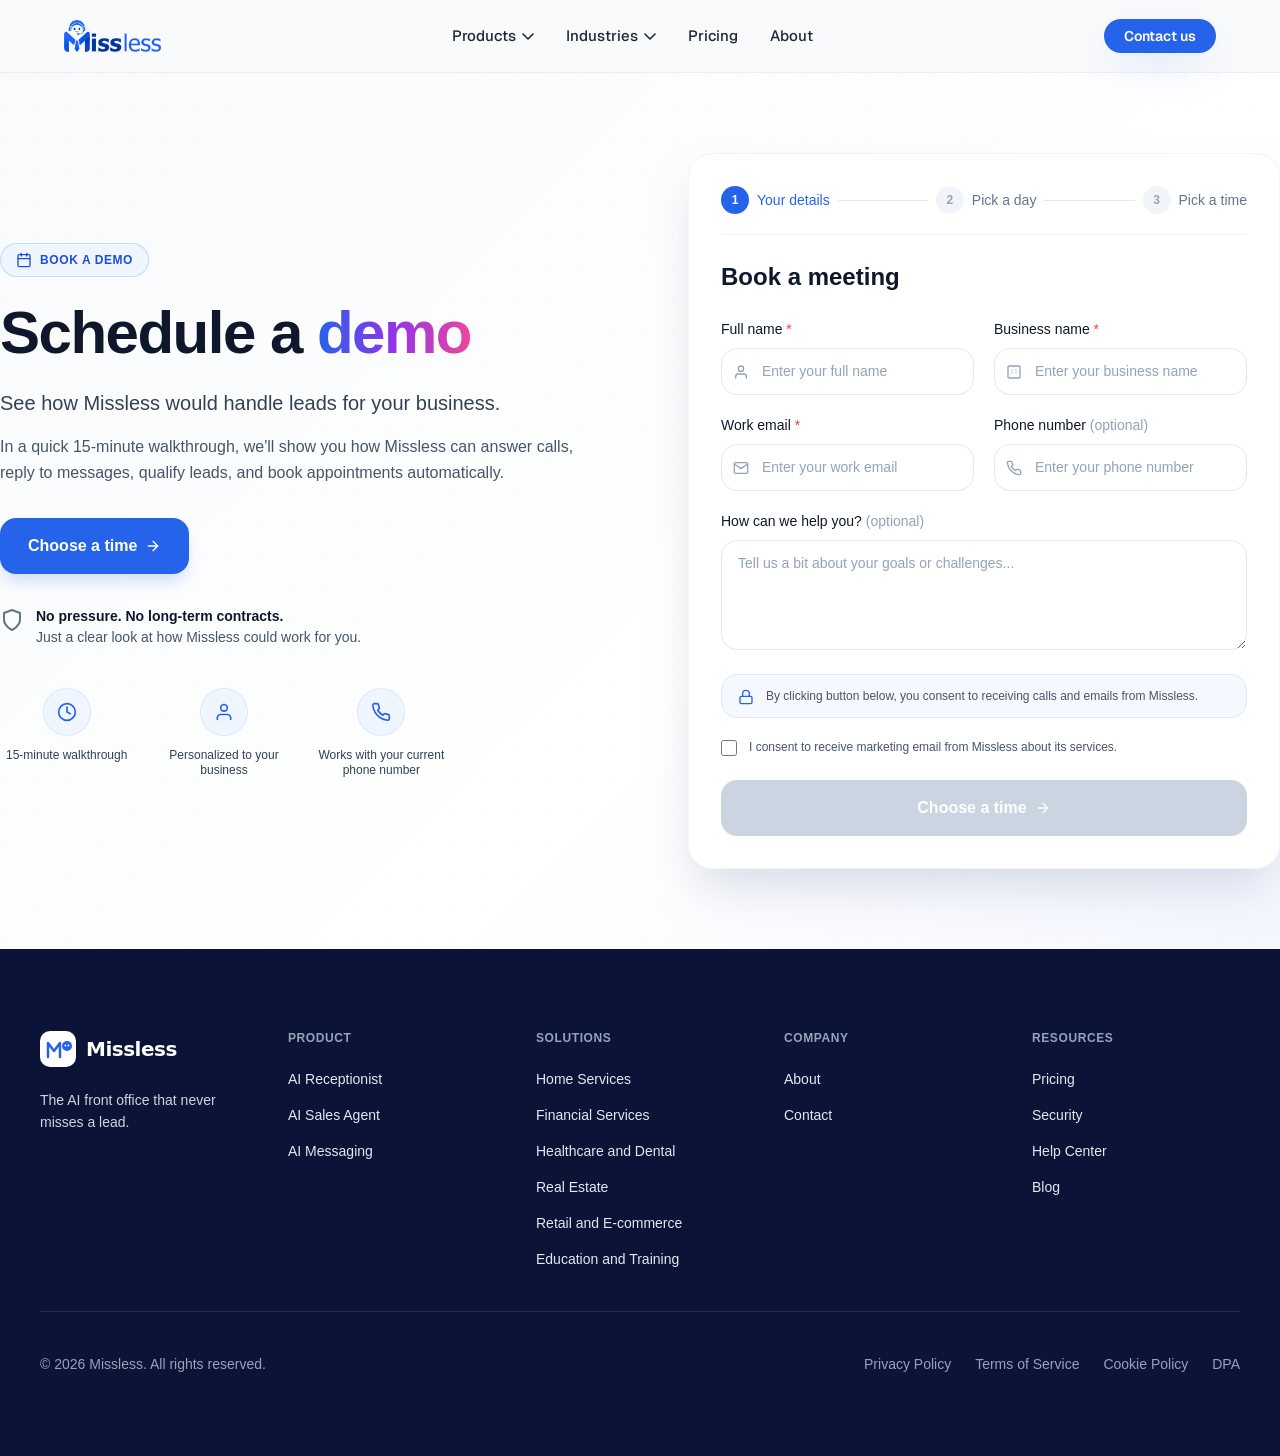
<file: AI Automation/book.html>
<!DOCTYPE html>
<html lang="en">
<head>
  <meta charset="UTF-8" />
  <meta name="viewport" content="width=device-width, initial-scale=1.0" />
  <title>Book a Demo | Missless – AI Front Office That Never Misses a Lead</title>
  <meta name="description" content="See how Missless handles your leads in a 15-minute walkthrough. Our AI front office answers calls, replies to messages, qualifies leads, and books appointments automatically." />
  <meta name="keywords" content="AI receptionist demo, AI front office, AI voice agent, lead qualification AI, missed call AI, Missless demo" />
  <link rel="canonical" href="https://missless.com/book-a-demo" />

  <!-- Open Graph -->
  <meta property="og:type" content="website" />
  <meta property="og:url" content="https://missless.com/book-a-demo" />
  <meta property="og:title" content="Book a Demo | Missless" />
  <meta property="og:description" content="Book a 15-minute walkthrough. See how Missless answers calls, replies to messages, and books appointments for your business automatically." />
  <meta property="og:site_name" content="Missless" />
  <meta property="og:image" content="https://missless.com/og/book-a-demo.png" />

  <!-- Twitter -->
  <meta name="twitter:card" content="summary_large_image" />
  <meta name="twitter:title" content="Book a Demo | Missless" />
  <meta name="twitter:description" content="Book a 15-minute walkthrough. See how Missless never misses a lead." />
  <meta name="twitter:image" content="https://missless.com/og/book-a-demo.png" />

  <link rel="icon" href="assets/favicon.svg" type="image/svg+xml" />

  <!-- Fonts: Geist (used by the shared navbar) + Inter (used by the booking page body) -->
  <link rel="preconnect" href="https://fonts.googleapis.com" />
  <link rel="preconnect" href="https://fonts.gstatic.com" crossorigin />
  <link rel="stylesheet" href="https://fonts.googleapis.com/css2?family=Geist:wght@300;400;500;600;700;800&family=Instrument+Serif:ital@0;1&display=swap" />

  <!-- Shared partials (navbar, mobile drawer) — same across all pages -->
  <link rel="stylesheet" href="css/partials.css" />
  <!-- Booking page styles -->
  <link rel="stylesheet" href="css/book.css" />

  <!-- JSON-LD structured data -->
  <script type="application/ld+json">
  {
    "@context": "https://schema.org",
    "@graph": [
      {
        "@type": "Organization",
        "@id": "https://missless.com#organization",
        "name": "Missless",
        "url": "https://missless.com",
        "logo": "https://missless.com/logo.png",
        "description": "The AI front office that never misses a lead."
      },
      {
        "@type": "WebPage",
        "@id": "https://missless.com/book-a-demo",
        "url": "https://missless.com/book-a-demo",
        "name": "Book a Demo | Missless",
        "description": "Schedule a 15-minute walkthrough of Missless."
      },
      {
        "@type": "BreadcrumbList",
        "itemListElement": [
          { "@type": "ListItem", "position": 1, "name": "Home", "item": "https://missless.com" },
          { "@type": "ListItem", "position": 2, "name": "Book a Demo", "item": "https://missless.com/book-a-demo" }
        ]
      }
    ]
  }
  </script>
</head>
<body>
  <!-- ============================================================
       NAVIGATION — identical structure across all pages
  ============================================================ -->
  <header class="nav" id="nav">
    <div class="nav__inner container">
      <a class="nav__logo" href="/" aria-label="Missless — home">
        <img src="assets/logo.png" alt="Missless — AI front office" width="120" height="40" />
      </a>

      <nav class="nav__links" aria-label="Primary">
        <div class="nav__item nav__item--mega" data-mega="products">
          <button class="nav__link" aria-haspopup="true" aria-expanded="false">
            Products
            <svg aria-hidden="true" viewBox="0 0 12 7" width="12" height="7"><path d="M1 1l5 5 5-5" stroke="currentColor" stroke-width="1.6" fill="none" stroke-linecap="round" stroke-linejoin="round"/></svg>
          </button>
          <div class="mega" role="menu">
            <a class="mega__item" href="/ai-receptionist" role="menuitem">
              <span class="mega__icon mega__icon--blue">
                <svg viewBox="0 0 24 24" aria-hidden="true"><path fill="currentColor" d="M6.6 10.8a15.2 15.2 0 006.6 6.6l2.2-2.2a1 1 0 011-.25c1.1.36 2.3.55 3.5.55a1 1 0 011 1V20a1 1 0 01-1 1A18 18 0 013 4a1 1 0 011-1h3.5a1 1 0 011 1c0 1.2.2 2.4.55 3.5a1 1 0 01-.25 1L6.6 10.8z"/></svg>
              </span>
              <div>
                <div class="mega__title">AI Receptionist</div>
                <div class="mega__desc">Answers every inbound call 24/7 with natural conversation.</div>
              </div>
              <span class="mega__arrow" aria-hidden="true">→</span>
            </a>
            <a class="mega__item" href="/ai-sales-agent" role="menuitem">
              <span class="mega__icon mega__icon--violet">
                <svg viewBox="0 0 24 24" aria-hidden="true"><path fill="currentColor" d="M13 2L4 14h7l-1 8 9-12h-7l1-8z"/></svg>
              </span>
              <div>
                <div class="mega__title">AI Sales Agent</div>
                <div class="mega__desc">Calls new leads in under 60 seconds and books consultations.</div>
              </div>
              <span class="mega__arrow" aria-hidden="true">→</span>
            </a>
            <a class="mega__item" href="/ai-messaging" role="menuitem">
              <span class="mega__icon mega__icon--pink">
                <svg viewBox="0 0 24 24" aria-hidden="true"><path fill="currentColor" d="M4 4h16a2 2 0 012 2v9a2 2 0 01-2 2H8l-4 4V6a2 2 0 012-2z"/></svg>
              </span>
              <div>
                <div class="mega__title">AI Messaging</div>
                <div class="mega__desc">SMS, web chat, WhatsApp, and email in one intelligent system.</div>
              </div>
              <span class="mega__arrow" aria-hidden="true">→</span>
            </a>
          </div>
        </div>

        <div class="nav__item nav__item--mega" data-mega="industries">
          <button class="nav__link" aria-haspopup="true" aria-expanded="false">
            Industries
            <svg aria-hidden="true" viewBox="0 0 12 7" width="12" height="7"><path d="M1 1l5 5 5-5" stroke="currentColor" stroke-width="1.6" fill="none" stroke-linecap="round" stroke-linejoin="round"/></svg>
          </button>
          <div class="mega mega--wide" role="menu">
            <a class="mega__item" href="/solutions/home-services" role="menuitem">
              <span class="mega__icon mega__icon--blue"><svg viewBox="0 0 24 24" aria-hidden="true"><path fill="currentColor" d="M12 3l9 8h-3v9h-4v-6h-4v6H6v-9H3z"/></svg></span>
              <div><div class="mega__title">Home Services</div><div class="mega__desc">Win the job before a competitor calls back.</div></div>
            </a>
            <a class="mega__item" href="/solutions/financial-services" role="menuitem">
              <span class="mega__icon mega__icon--violet"><svg viewBox="0 0 24 24" aria-hidden="true"><path fill="currentColor" d="M3 10l9-6 9 6v2H3v-2zm2 4h2v6H5zm4 0h2v6H9zm4 0h2v6h-2zm4 0h2v6h-2z"/></svg></span>
              <div><div class="mega__title">Financial Services</div><div class="mega__desc">Respond to qualified prospects the moment they raise their hand.</div></div>
            </a>
            <a class="mega__item" href="/solutions/healthcare" role="menuitem">
              <span class="mega__icon mega__icon--pink"><svg viewBox="0 0 24 24" aria-hidden="true"><path fill="currentColor" d="M12 21s-7-4.5-9.5-9.2C.9 8.7 2.8 5 6.2 5 8.2 5 9.6 6 12 8.2 14.4 6 15.8 5 17.8 5c3.4 0 5.3 3.7 3.7 6.8C19 16.5 12 21 12 21z"/></svg></span>
              <div><div class="mega__title">Healthcare &amp; Dental</div><div class="mega__desc">Handle patient inquiries without pulling staff from care.</div></div>
            </a>
            <a class="mega__item" href="/solutions/real-estate" role="menuitem">
              <span class="mega__icon mega__icon--blue"><svg viewBox="0 0 24 24" aria-hidden="true"><path fill="currentColor" d="M3 21V8l9-5 9 5v13h-6v-6h-6v6z"/></svg></span>
              <div><div class="mega__title">Real Estate</div><div class="mega__desc">Buyer inquiries, tenant questions, and viewings around the clock.</div></div>
            </a>
            <a class="mega__item" href="/solutions/retail" role="menuitem">
              <span class="mega__icon mega__icon--pink"><svg viewBox="0 0 24 24" aria-hidden="true"><path fill="currentColor" d="M6 6h15l-2 9H8L6 4H3v2zm2 14a2 2 0 11.001-4.001A2 2 0 018 20zm10 0a2 2 0 11.001-4.001A2 2 0 0118 20z"/></svg></span>
              <div><div class="mega__title">Retail &amp; E-commerce</div><div class="mega__desc">Instant support and product help that recovers abandoned conversations.</div></div>
            </a>
            <a class="mega__item" href="/solutions/education" role="menuitem">
              <span class="mega__icon mega__icon--violet"><svg viewBox="0 0 24 24" aria-hidden="true"><path fill="currentColor" d="M12 3L1 9l11 6 9-4.9V17h2V9zM5 13.2V17l7 4 7-4v-3.8l-7 3.8z"/></svg></span>
              <div><div class="mega__title">Education &amp; Training</div><div class="mega__desc">Enrollment questions, info requests, and consultation booking.</div></div>
            </a>
          </div>
        </div>

        <a class="nav__link nav__link--plain" href="/pricing">Pricing</a>
        <a class="nav__link nav__link--plain" href="/about">About</a>
      </nav>

      <div class="nav__cta">
        <a class="btn btn--primary-sm" href="/contact">Contact us</a>
      </div>

      <button class="nav__hamburger" id="navToggle" aria-label="Open menu" aria-expanded="false">
        <span></span><span></span><span></span>
      </button>
    </div>

    <!-- Mobile drawer -->
    <div class="mobile-drawer" id="mobileDrawer" aria-hidden="true">
      <details class="mobile-acc">
        <summary>Products</summary>
        <a href="/ai-receptionist">AI Receptionist</a>
        <a href="/ai-sales-agent">AI Sales Agent</a>
        <a href="/ai-messaging">AI Messaging</a>
      </details>
      <details class="mobile-acc">
        <summary>Industries</summary>
        <a href="/solutions/home-services">Home Services</a>
        <a href="/solutions/financial-services">Financial Services</a>
        <a href="/solutions/healthcare">Healthcare &amp; Dental</a>
        <a href="/solutions/real-estate">Real Estate</a>
        <a href="/solutions/retail">Retail &amp; E-commerce</a>
        <a href="/solutions/education">Education &amp; Training</a>
      </details>
      <a class="mobile-link" href="/pricing">Pricing</a>
      <a class="mobile-link" href="/about">About</a>
      <a class="btn btn--primary" href="/contact" style="margin-top:1rem;width:100%;justify-content:center">Contact us</a>
    </div>
  </header>

  <!-- ============================================================
       HERO + BOOKING
       ============================================================ -->
  <main id="main">
    <section class="hero" aria-labelledby="hero-heading">
      <div class="hero__bg" aria-hidden="true"></div>

      <div class="container hero__grid">
        <!-- LEFT -->
        <div class="hero__left">
          <span class="badge">
            <svg viewBox="0 0 24 24" fill="none" stroke="currentColor" stroke-width="2" stroke-linecap="round" stroke-linejoin="round" aria-hidden="true">
              <rect x="3" y="4" width="18" height="18" rx="2" ry="2"></rect>
              <line x1="16" y1="2" x2="16" y2="6"></line>
              <line x1="8" y1="2" x2="8" y2="6"></line>
              <line x1="3" y1="10" x2="21" y2="10"></line>
            </svg>
            Book a demo
          </span>

          <h1 id="hero-heading" class="hero__title">
            Schedule a <span class="hero__title-gradient">demo</span>
          </h1>

          <p class="hero__subtitle">See how Missless would handle leads for your business.</p>

          <p class="hero__body">
            In a quick 15-minute walkthrough, we'll show you how Missless can answer calls,
            reply to messages, qualify leads, and book appointments automatically.
          </p>

          <a href="#booking" class="btn btn--primary btn--large hero__cta">
            Choose a time
            <svg class="icon-arrow" viewBox="0 0 24 24" fill="none" stroke="currentColor" stroke-width="2" stroke-linecap="round" stroke-linejoin="round" aria-hidden="true">
              <line x1="5" y1="12" x2="19" y2="12"></line>
              <polyline points="12 5 19 12 12 19"></polyline>
            </svg>
          </a>

          <div class="hero__trust">
            <svg class="hero__trust-icon" viewBox="0 0 24 24" fill="none" stroke="currentColor" stroke-width="2" stroke-linecap="round" stroke-linejoin="round" aria-hidden="true">
              <path d="M12 22s8-4 8-10V5l-8-3-8 3v7c0 6 8 10 8 10z"></path>
            </svg>
            <div>
              <p class="hero__trust-title">No pressure. No long-term contracts.</p>
              <p class="hero__trust-text">Just a clear look at how Missless could work for you.</p>
            </div>
          </div>

          <ul class="hero__features">
            <li class="feature">
              <span class="feature__icon">
                <svg viewBox="0 0 24 24" fill="none" stroke="currentColor" stroke-width="2" stroke-linecap="round" stroke-linejoin="round" aria-hidden="true">
                  <circle cx="12" cy="12" r="10"></circle>
                  <polyline points="12 6 12 12 16 14"></polyline>
                </svg>
              </span>
              <span class="feature__label">15-minute walkthrough</span>
            </li>
            <li class="feature">
              <span class="feature__icon">
                <svg viewBox="0 0 24 24" fill="none" stroke="currentColor" stroke-width="2" stroke-linecap="round" stroke-linejoin="round" aria-hidden="true">
                  <path d="M20 21v-2a4 4 0 0 0-4-4H8a4 4 0 0 0-4 4v2"></path>
                  <circle cx="12" cy="7" r="4"></circle>
                </svg>
              </span>
              <span class="feature__label">Personalized to your business</span>
            </li>
            <li class="feature">
              <span class="feature__icon">
                <svg viewBox="0 0 24 24" fill="none" stroke="currentColor" stroke-width="2" stroke-linecap="round" stroke-linejoin="round" aria-hidden="true">
                  <path d="M22 16.92v3a2 2 0 0 1-2.18 2 19.79 19.79 0 0 1-8.63-3.07 19.5 19.5 0 0 1-6-6 19.79 19.79 0 0 1-3.07-8.67A2 2 0 0 1 4.11 2h3a2 2 0 0 1 2 1.72c.13.96.37 1.9.72 2.81a2 2 0 0 1-.45 2.11L8.09 9.91a16 16 0 0 0 6 6l1.27-1.27a2 2 0 0 1 2.11-.45c.91.35 1.85.59 2.81.72A2 2 0 0 1 22 16.92z"></path>
                </svg>
              </span>
              <span class="feature__label">Works with your current phone number</span>
            </li>
          </ul>
        </div>

        <!-- RIGHT — booking widget -->
        <div id="booking" class="hero__right">
          <div class="booking">
            <!-- Step indicator -->
            <ol class="steps" id="stepIndicator" aria-label="Booking steps">
              <li class="steps__item is-active" data-step="1">
                <span class="steps__num">1</span>
                <span class="steps__label">Your details</span>
              </li>
              <li class="steps__divider" aria-hidden="true"></li>
              <li class="steps__item" data-step="2">
                <span class="steps__num">2</span>
                <span class="steps__label">Pick a day</span>
              </li>
              <li class="steps__divider" aria-hidden="true"></li>
              <li class="steps__item" data-step="3">
                <span class="steps__num">3</span>
                <span class="steps__label">Pick a time</span>
              </li>
            </ol>

            <!-- STEP 1: details form -->
            <section class="step is-active" data-step-panel="1">
              <h2 class="step__title">Book a meeting</h2>

              <div class="form-grid">
                <div class="field">
                  <label for="fullName">Full name <span class="required">*</span></label>
                  <div class="input">
                    <svg viewBox="0 0 24 24" fill="none" stroke="currentColor" stroke-width="2" stroke-linecap="round" stroke-linejoin="round" aria-hidden="true">
                      <path d="M20 21v-2a4 4 0 0 0-4-4H8a4 4 0 0 0-4 4v2"></path>
                      <circle cx="12" cy="7" r="4"></circle>
                    </svg>
                    <input id="fullName" name="fullName" type="text" placeholder="Enter your full name" autocomplete="name" required />
                  </div>
                </div>

                <div class="field">
                  <label for="businessName">Business name <span class="required">*</span></label>
                  <div class="input">
                    <svg viewBox="0 0 24 24" fill="none" stroke="currentColor" stroke-width="2" stroke-linecap="round" stroke-linejoin="round" aria-hidden="true">
                      <rect x="3" y="3" width="18" height="18" rx="2"></rect>
                      <line x1="9" y1="9" x2="9" y2="9.01"></line>
                      <line x1="15" y1="9" x2="15" y2="9.01"></line>
                      <line x1="9" y1="13" x2="9" y2="13.01"></line>
                      <line x1="15" y1="13" x2="15" y2="13.01"></line>
                    </svg>
                    <input id="businessName" name="businessName" type="text" placeholder="Enter your business name" autocomplete="organization" required />
                  </div>
                </div>

                <div class="field">
                  <label for="workEmail">Work email <span class="required">*</span></label>
                  <div class="input">
                    <svg viewBox="0 0 24 24" fill="none" stroke="currentColor" stroke-width="2" stroke-linecap="round" stroke-linejoin="round" aria-hidden="true">
                      <path d="M4 4h16c1.1 0 2 .9 2 2v12c0 1.1-.9 2-2 2H4c-1.1 0-2-.9-2-2V6c0-1.1.9-2 2-2z"></path>
                      <polyline points="22 6 12 13 2 6"></polyline>
                    </svg>
                    <input id="workEmail" name="workEmail" type="email" placeholder="Enter your work email" autocomplete="email" required />
                  </div>
                </div>

                <div class="field">
                  <label for="phone">Phone number <span class="optional">(optional)</span></label>
                  <div class="input">
                    <svg viewBox="0 0 24 24" fill="none" stroke="currentColor" stroke-width="2" stroke-linecap="round" stroke-linejoin="round" aria-hidden="true">
                      <path d="M22 16.92v3a2 2 0 0 1-2.18 2 19.79 19.79 0 0 1-8.63-3.07 19.5 19.5 0 0 1-6-6 19.79 19.79 0 0 1-3.07-8.67A2 2 0 0 1 4.11 2h3a2 2 0 0 1 2 1.72c.13.96.37 1.9.72 2.81a2 2 0 0 1-.45 2.11L8.09 9.91a16 16 0 0 0 6 6l1.27-1.27a2 2 0 0 1 2.11-.45c.91.35 1.85.59 2.81.72A2 2 0 0 1 22 16.92z"></path>
                    </svg>
                    <input id="phone" name="phone" type="tel" placeholder="Enter your phone number" autocomplete="tel" />
                  </div>
                </div>
              </div>

              <div class="field field--full">
                <label for="message">How can we help you? <span class="optional">(optional)</span></label>
                <textarea id="message" name="message" rows="4" placeholder="Tell us a bit about your goals or challenges..."></textarea>
              </div>

              <div class="consent">
                <svg viewBox="0 0 24 24" fill="none" stroke="currentColor" stroke-width="2" stroke-linecap="round" stroke-linejoin="round" aria-hidden="true">
                  <rect x="3" y="11" width="18" height="11" rx="2" ry="2"></rect>
                  <path d="M7 11V7a5 5 0 0 1 10 0v4"></path>
                </svg>
                <p>By clicking button below, you consent to receiving calls and emails from Missless.</p>
              </div>

              <label class="checkbox">
                <input type="checkbox" id="marketingOptIn" name="marketingOptIn" />
                <span>I consent to receive marketing email from Missless about its services.</span>
              </label>

              <button type="button" class="btn btn--primary btn--block btn--large" id="nextToCalendar" disabled>
                Choose a time
                <svg class="icon-arrow" viewBox="0 0 24 24" fill="none" stroke="currentColor" stroke-width="2" stroke-linecap="round" stroke-linejoin="round" aria-hidden="true">
                  <line x1="5" y1="12" x2="19" y2="12"></line>
                  <polyline points="12 5 19 12 12 19"></polyline>
                </svg>
              </button>
            </section>

            <!-- STEP 2: calendar -->
            <section class="step" data-step-panel="2" hidden>
              <h2 class="step__title">What day is best for you?</h2>
              <p class="step__subtitle">Select a date for your 15-minute demo.</p>

              <div class="calendar">
                <div class="calendar__head">
                  <button type="button" class="calendar__nav" id="prevMonth" aria-label="Previous month">
                    <svg viewBox="0 0 24 24" fill="none" stroke="currentColor" stroke-width="2" stroke-linecap="round" stroke-linejoin="round" aria-hidden="true">
                      <polyline points="15 18 9 12 15 6"></polyline>
                    </svg>
                  </button>
                  <h3 id="calendarMonthLabel">May 2026</h3>
                  <button type="button" class="calendar__nav" id="nextMonth" aria-label="Next month">
                    <svg viewBox="0 0 24 24" fill="none" stroke="currentColor" stroke-width="2" stroke-linecap="round" stroke-linejoin="round" aria-hidden="true">
                      <polyline points="9 18 15 12 9 6"></polyline>
                    </svg>
                  </button>
                </div>

                <div class="calendar__weekdays">
                  <div>Su</div><div>Mo</div><div>Tu</div><div>We</div>
                  <div>Th</div><div>Fr</div><div>Sa</div>
                </div>

                <div class="calendar__grid" id="calendarGrid"></div>
              </div>

              <button type="button" class="btn btn--primary btn--block btn--large" id="nextToTime" disabled>
                Pick a time
                <svg class="icon-arrow" viewBox="0 0 24 24" fill="none" stroke="currentColor" stroke-width="2" stroke-linecap="round" stroke-linejoin="round" aria-hidden="true">
                  <line x1="5" y1="12" x2="19" y2="12"></line>
                  <polyline points="12 5 19 12 12 19"></polyline>
                </svg>
              </button>
            </section>

            <!-- STEP 3: times -->
            <section class="step" data-step-panel="3" hidden>
              <h2 class="step__title">What time works?</h2>
              <p class="step__subtitle">
                15-minutes meeting · Time zone:
                <span class="step__tz">Europe/Vienna
                  <svg viewBox="0 0 24 24" fill="none" stroke="currentColor" stroke-width="2" stroke-linecap="round" stroke-linejoin="round" aria-hidden="true">
                    <polyline points="6 9 12 15 18 9"></polyline>
                  </svg>
                </span>
              </p>

              <div class="time-grid" id="timeGrid" role="radiogroup" aria-label="Available time slots"></div>

              <button type="button" class="btn btn--primary btn--block btn--large" id="confirmDemo" disabled>
                <span class="btn__label">Confirm demo</span>
                <svg class="icon-arrow" viewBox="0 0 24 24" fill="none" stroke="currentColor" stroke-width="2" stroke-linecap="round" stroke-linejoin="round" aria-hidden="true">
                  <line x1="5" y1="12" x2="19" y2="12"></line>
                  <polyline points="12 5 19 12 12 19"></polyline>
                </svg>
              </button>

              <div class="secure">
                <svg viewBox="0 0 24 24" fill="none" stroke="currentColor" stroke-width="2" stroke-linecap="round" stroke-linejoin="round" aria-hidden="true">
                  <rect x="3" y="11" width="18" height="11" rx="2" ry="2"></rect>
                  <path d="M7 11V7a5 5 0 0 1 10 0v4"></path>
                </svg>
                Your information is secure and will never be shared.
              </div>
            </section>

            <!-- Confirmation -->
            <section class="step step--confirm" data-step-panel="confirm" hidden>
              <div class="confirm">
                <div class="confirm__icon">
                  <svg viewBox="0 0 24 24" fill="none" stroke="currentColor" stroke-width="2.5" stroke-linecap="round" stroke-linejoin="round" aria-hidden="true">
                    <polyline points="20 6 9 17 4 12"></polyline>
                  </svg>
                </div>
                <h2>Demo booked.</h2>
                <p>We've sent a calendar invite to <strong id="confirmEmail"></strong> for <strong id="confirmWhen"></strong>.</p>
                <p class="confirm__hint">Need to reschedule? Use the link in the email.</p>
              </div>
            </section>
          </div>
        </div>
      </div>
    </section>
  </main>

  <!-- ============================================================
       FOOTER
       ============================================================ -->
  <footer class="footer">
    <div class="container">
      <div class="footer__top">
        <div class="footer__brand">
          <svg class="logo" viewBox="0 0 180 40" xmlns="http://www.w3.org/2000/svg" role="img" aria-label="Missless">
            <rect x="0" y="2" width="36" height="36" rx="10" fill="#FFFFFF" />
            <path d="M8 28 V14 L14 22 L20 14 V28" stroke="#2563EB" stroke-width="2.5" stroke-linecap="round" stroke-linejoin="round" fill="none" />
            <circle cx="27" cy="17" r="5" fill="#2563EB" />
            <circle cx="25.5" cy="16.5" r="0.9" fill="#FFFFFF" />
            <circle cx="28.5" cy="16.5" r="0.9" fill="#FFFFFF" />
            <text x="46" y="27" font-family="Inter, system-ui, sans-serif" font-weight="800" font-size="20" letter-spacing="-0.5" fill="#FFFFFF">Missless</text>
          </svg>
          <p>The AI front office that never misses a lead.</p>
        </div>

        <div class="footer__col">
          <h3>Product</h3>
          <ul>
            <li><a href="/products/ai-receptionist">AI Receptionist</a></li>
            <li><a href="/products/ai-sales-agent">AI Sales Agent</a></li>
            <li><a href="/products/ai-messaging">AI Messaging</a></li>
          </ul>
        </div>

        <div class="footer__col">
          <h3>Solutions</h3>
          <ul>
            <li><a href="/industries/home-services">Home Services</a></li>
            <li><a href="/industries/financial-services">Financial Services</a></li>
            <li><a href="/industries/healthcare-dental">Healthcare and Dental</a></li>
            <li><a href="/industries/real-estate">Real Estate</a></li>
            <li><a href="/industries/retail-ecommerce">Retail and E-commerce</a></li>
            <li><a href="/industries/education-training">Education and Training</a></li>
          </ul>
        </div>

        <div class="footer__col">
          <h3>Company</h3>
          <ul>
            <li><a href="/about">About</a></li>
            <li><a href="/contact">Contact</a></li>
          </ul>
        </div>

        <div class="footer__col">
          <h3>Resources</h3>
          <ul>
            <li><a href="/pricing">Pricing</a></li>
            <li><a href="/security">Security</a></li>
            <li><a href="/help">Help Center</a></li>
            <li><a href="/blog">Blog</a></li>
          </ul>
        </div>
      </div>

      <div class="footer__divider"></div>

      <div class="footer__bottom">
        <p>© <span id="footerYear">2026</span> Missless. All rights reserved.</p>
        <ul class="footer__legal">
          <li><a href="/privacy">Privacy Policy</a></li>
          <li><a href="/terms">Terms of Service</a></li>
          <li><a href="/cookies">Cookie Policy</a></li>
          <li><a href="/dpa">DPA</a></li>
        </ul>
      </div>
    </div>
  </footer>

  <!-- Shared scripts (navbar, mega menu, mobile drawer) -->
  <script src="js/main.js" defer></script>
  <!-- Booking-page scripts (calendar, time grid, form) -->
  <script src="js/book.js" defer></script>
</body>
</html>
</file>
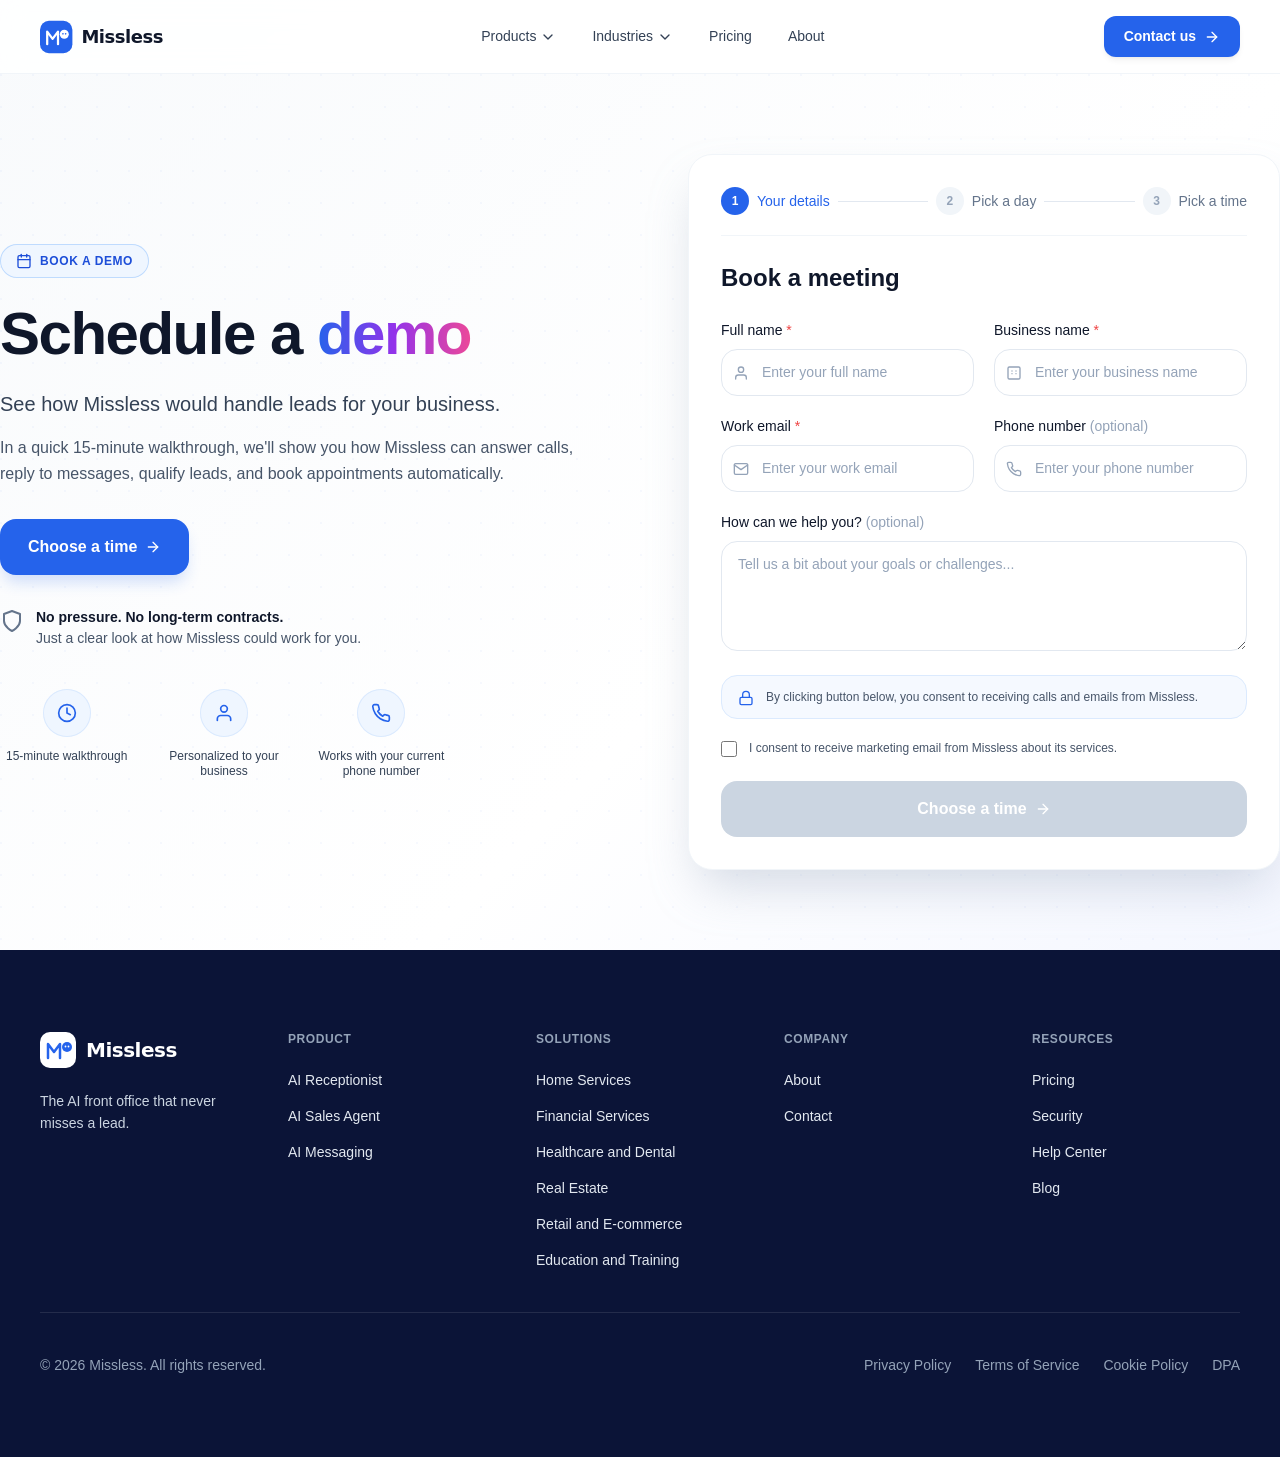
<file: missless/book.html>
<!DOCTYPE html>
<html lang="en">
<head>
  <meta charset="UTF-8" />
  <meta name="viewport" content="width=device-width, initial-scale=1.0" />
  <title>Book a Demo | Missless – AI Front Office That Never Misses a Lead</title>
  <meta name="description" content="See how Missless handles your leads in a 15-minute walkthrough. Our AI front office answers calls, replies to messages, qualifies leads, and books appointments automatically." />
  <meta name="keywords" content="AI receptionist demo, AI front office, AI voice agent, lead qualification AI, missed call AI, Missless demo" />
  <link rel="canonical" href="https://missless.com/book-a-demo" />

  <!-- Open Graph -->
  <meta property="og:type" content="website" />
  <meta property="og:url" content="https://missless.com/book-a-demo" />
  <meta property="og:title" content="Book a Demo | Missless" />
  <meta property="og:description" content="Book a 15-minute walkthrough. See how Missless answers calls, replies to messages, and books appointments for your business automatically." />
  <meta property="og:site_name" content="Missless" />
  <meta property="og:image" content="https://missless.com/og/book-a-demo.png" />

  <!-- Twitter -->
  <meta name="twitter:card" content="summary_large_image" />
  <meta name="twitter:title" content="Book a Demo | Missless" />
  <meta name="twitter:description" content="Book a 15-minute walkthrough. See how Missless never misses a lead." />
  <meta name="twitter:image" content="https://missless.com/og/book-a-demo.png" />

  <link rel="icon" href="assets/favicon.svg" type="image/svg+xml" />
  <link rel="stylesheet" href="css/book.css" />

  <!-- JSON-LD structured data -->
  <script type="application/ld+json">
  {
    "@context": "https://schema.org",
    "@graph": [
      {
        "@type": "Organization",
        "@id": "https://missless.com#organization",
        "name": "Missless",
        "url": "https://missless.com",
        "logo": "https://missless.com/logo.png",
        "description": "The AI front office that never misses a lead."
      },
      {
        "@type": "WebPage",
        "@id": "https://missless.com/book-a-demo",
        "url": "https://missless.com/book-a-demo",
        "name": "Book a Demo | Missless",
        "description": "Schedule a 15-minute walkthrough of Missless."
      },
      {
        "@type": "BreadcrumbList",
        "itemListElement": [
          { "@type": "ListItem", "position": 1, "name": "Home", "item": "https://missless.com" },
          { "@type": "ListItem", "position": 2, "name": "Book a Demo", "item": "https://missless.com/book-a-demo" }
        ]
      }
    ]
  }
  </script>
</head>
<body>
  <!-- ============================================================
       NAVBAR
       ============================================================ -->
  <header class="navbar">
    <nav class="navbar__inner" aria-label="Primary">
      <a href="/" class="navbar__logo" aria-label="Missless home">
        <svg class="logo" viewBox="0 0 180 40" xmlns="http://www.w3.org/2000/svg" role="img" aria-label="Missless">
          <rect x="0" y="2" width="36" height="36" rx="10" fill="#2563EB" />
          <path d="M8 28 V14 L14 22 L20 14 V28" stroke="#FFFFFF" stroke-width="2.5" stroke-linecap="round" stroke-linejoin="round" fill="none" />
          <circle cx="27" cy="17" r="5" fill="#FFFFFF" />
          <circle cx="25.5" cy="16.5" r="0.9" fill="#2563EB" />
          <circle cx="28.5" cy="16.5" r="0.9" fill="#2563EB" />
          <text x="46" y="27" font-family="Inter, system-ui, sans-serif" font-weight="800" font-size="20" letter-spacing="-0.5" fill="#0F172A">Missless</text>
        </svg>
      </a>

      <!-- Desktop nav -->
      <ul class="navbar__menu">
        <li class="navbar__item navbar__item--has-menu" data-dropdown="products">
          <button type="button" class="navbar__link" aria-haspopup="true" aria-expanded="false">
            Products
            <svg class="icon-chevron" viewBox="0 0 24 24" fill="none" stroke="currentColor" stroke-width="2" stroke-linecap="round" stroke-linejoin="round" aria-hidden="true">
              <polyline points="6 9 12 15 18 9"></polyline>
            </svg>
          </button>
          <div class="navbar__dropdown" role="menu">
            <a href="/products/ai-receptionist" role="menuitem">AI Receptionist</a>
            <a href="/products/ai-sales-agent" role="menuitem">AI Sales Agent</a>
            <a href="/products/ai-messaging" role="menuitem">AI Messaging</a>
          </div>
        </li>

        <li class="navbar__item navbar__item--has-menu" data-dropdown="industries">
          <button type="button" class="navbar__link" aria-haspopup="true" aria-expanded="false">
            Industries
            <svg class="icon-chevron" viewBox="0 0 24 24" fill="none" stroke="currentColor" stroke-width="2" stroke-linecap="round" stroke-linejoin="round" aria-hidden="true">
              <polyline points="6 9 12 15 18 9"></polyline>
            </svg>
          </button>
          <div class="navbar__dropdown navbar__dropdown--wide" role="menu">
            <a href="/industries/home-services" role="menuitem">Home Services</a>
            <a href="/industries/financial-services" role="menuitem">Financial Services</a>
            <a href="/industries/healthcare-dental" role="menuitem">Healthcare and Dental</a>
            <a href="/industries/real-estate" role="menuitem">Real Estate</a>
            <a href="/industries/retail-ecommerce" role="menuitem">Retail and E-commerce</a>
            <a href="/industries/education-training" role="menuitem">Education and Training</a>
          </div>
        </li>

        <li class="navbar__item">
          <a href="/pricing" class="navbar__link">Pricing</a>
        </li>
        <li class="navbar__item">
          <a href="/about" class="navbar__link">About</a>
        </li>
      </ul>

      <a href="/contact" class="btn btn--primary navbar__cta">
        Contact us
        <svg class="icon-arrow" viewBox="0 0 24 24" fill="none" stroke="currentColor" stroke-width="2" stroke-linecap="round" stroke-linejoin="round" aria-hidden="true">
          <line x1="5" y1="12" x2="19" y2="12"></line>
          <polyline points="12 5 19 12 12 19"></polyline>
        </svg>
      </a>

      <button type="button" class="navbar__mobile-toggle" id="mobileToggle" aria-label="Open menu" aria-expanded="false">
        <svg class="icon-menu" viewBox="0 0 24 24" fill="none" stroke="currentColor" stroke-width="2" stroke-linecap="round" stroke-linejoin="round" aria-hidden="true">
          <line x1="3" y1="12" x2="21" y2="12"></line>
          <line x1="3" y1="6" x2="21" y2="6"></line>
          <line x1="3" y1="18" x2="21" y2="18"></line>
        </svg>
      </button>
    </nav>

    <!-- Mobile drawer -->
    <div class="navbar__mobile" id="mobileDrawer" hidden>
      <details>
        <summary>Products</summary>
        <a href="/products/ai-receptionist">AI Receptionist</a>
        <a href="/products/ai-sales-agent">AI Sales Agent</a>
        <a href="/products/ai-messaging">AI Messaging</a>
      </details>
      <details>
        <summary>Industries</summary>
        <a href="/industries/home-services">Home Services</a>
        <a href="/industries/financial-services">Financial Services</a>
        <a href="/industries/healthcare-dental">Healthcare and Dental</a>
        <a href="/industries/real-estate">Real Estate</a>
        <a href="/industries/retail-ecommerce">Retail and E-commerce</a>
        <a href="/industries/education-training">Education and Training</a>
      </details>
      <a href="/pricing" class="navbar__mobile-link">Pricing</a>
      <a href="/about" class="navbar__mobile-link">About</a>
      <a href="/contact" class="btn btn--primary navbar__mobile-cta">Contact us</a>
    </div>
  </header>

  <!-- ============================================================
       HERO + BOOKING
       ============================================================ -->
  <main id="main">
    <section class="hero" aria-labelledby="hero-heading">
      <div class="hero__bg" aria-hidden="true"></div>

      <div class="container hero__grid">
        <!-- LEFT -->
        <div class="hero__left">
          <span class="badge">
            <svg viewBox="0 0 24 24" fill="none" stroke="currentColor" stroke-width="2" stroke-linecap="round" stroke-linejoin="round" aria-hidden="true">
              <rect x="3" y="4" width="18" height="18" rx="2" ry="2"></rect>
              <line x1="16" y1="2" x2="16" y2="6"></line>
              <line x1="8" y1="2" x2="8" y2="6"></line>
              <line x1="3" y1="10" x2="21" y2="10"></line>
            </svg>
            Book a demo
          </span>

          <h1 id="hero-heading" class="hero__title">
            Schedule a <span class="hero__title-gradient">demo</span>
          </h1>

          <p class="hero__subtitle">See how Missless would handle leads for your business.</p>

          <p class="hero__body">
            In a quick 15-minute walkthrough, we'll show you how Missless can answer calls,
            reply to messages, qualify leads, and book appointments automatically.
          </p>

          <a href="#booking" class="btn btn--primary btn--large hero__cta">
            Choose a time
            <svg class="icon-arrow" viewBox="0 0 24 24" fill="none" stroke="currentColor" stroke-width="2" stroke-linecap="round" stroke-linejoin="round" aria-hidden="true">
              <line x1="5" y1="12" x2="19" y2="12"></line>
              <polyline points="12 5 19 12 12 19"></polyline>
            </svg>
          </a>

          <div class="hero__trust">
            <svg class="hero__trust-icon" viewBox="0 0 24 24" fill="none" stroke="currentColor" stroke-width="2" stroke-linecap="round" stroke-linejoin="round" aria-hidden="true">
              <path d="M12 22s8-4 8-10V5l-8-3-8 3v7c0 6 8 10 8 10z"></path>
            </svg>
            <div>
              <p class="hero__trust-title">No pressure. No long-term contracts.</p>
              <p class="hero__trust-text">Just a clear look at how Missless could work for you.</p>
            </div>
          </div>

          <ul class="hero__features">
            <li class="feature">
              <span class="feature__icon">
                <svg viewBox="0 0 24 24" fill="none" stroke="currentColor" stroke-width="2" stroke-linecap="round" stroke-linejoin="round" aria-hidden="true">
                  <circle cx="12" cy="12" r="10"></circle>
                  <polyline points="12 6 12 12 16 14"></polyline>
                </svg>
              </span>
              <span class="feature__label">15-minute walkthrough</span>
            </li>
            <li class="feature">
              <span class="feature__icon">
                <svg viewBox="0 0 24 24" fill="none" stroke="currentColor" stroke-width="2" stroke-linecap="round" stroke-linejoin="round" aria-hidden="true">
                  <path d="M20 21v-2a4 4 0 0 0-4-4H8a4 4 0 0 0-4 4v2"></path>
                  <circle cx="12" cy="7" r="4"></circle>
                </svg>
              </span>
              <span class="feature__label">Personalized to your business</span>
            </li>
            <li class="feature">
              <span class="feature__icon">
                <svg viewBox="0 0 24 24" fill="none" stroke="currentColor" stroke-width="2" stroke-linecap="round" stroke-linejoin="round" aria-hidden="true">
                  <path d="M22 16.92v3a2 2 0 0 1-2.18 2 19.79 19.79 0 0 1-8.63-3.07 19.5 19.5 0 0 1-6-6 19.79 19.79 0 0 1-3.07-8.67A2 2 0 0 1 4.11 2h3a2 2 0 0 1 2 1.72c.13.96.37 1.9.72 2.81a2 2 0 0 1-.45 2.11L8.09 9.91a16 16 0 0 0 6 6l1.27-1.27a2 2 0 0 1 2.11-.45c.91.35 1.85.59 2.81.72A2 2 0 0 1 22 16.92z"></path>
                </svg>
              </span>
              <span class="feature__label">Works with your current phone number</span>
            </li>
          </ul>
        </div>

        <!-- RIGHT — booking widget -->
        <div id="booking" class="hero__right">
          <div class="booking">
            <!-- Step indicator -->
            <ol class="steps" id="stepIndicator" aria-label="Booking steps">
              <li class="steps__item is-active" data-step="1">
                <span class="steps__num">1</span>
                <span class="steps__label">Your details</span>
              </li>
              <li class="steps__divider" aria-hidden="true"></li>
              <li class="steps__item" data-step="2">
                <span class="steps__num">2</span>
                <span class="steps__label">Pick a day</span>
              </li>
              <li class="steps__divider" aria-hidden="true"></li>
              <li class="steps__item" data-step="3">
                <span class="steps__num">3</span>
                <span class="steps__label">Pick a time</span>
              </li>
            </ol>

            <!-- STEP 1: details form -->
            <section class="step is-active" data-step-panel="1">
              <h2 class="step__title">Book a meeting</h2>

              <div class="form-grid">
                <div class="field">
                  <label for="fullName">Full name <span class="required">*</span></label>
                  <div class="input">
                    <svg viewBox="0 0 24 24" fill="none" stroke="currentColor" stroke-width="2" stroke-linecap="round" stroke-linejoin="round" aria-hidden="true">
                      <path d="M20 21v-2a4 4 0 0 0-4-4H8a4 4 0 0 0-4 4v2"></path>
                      <circle cx="12" cy="7" r="4"></circle>
                    </svg>
                    <input id="fullName" name="fullName" type="text" placeholder="Enter your full name" autocomplete="name" required />
                  </div>
                </div>

                <div class="field">
                  <label for="businessName">Business name <span class="required">*</span></label>
                  <div class="input">
                    <svg viewBox="0 0 24 24" fill="none" stroke="currentColor" stroke-width="2" stroke-linecap="round" stroke-linejoin="round" aria-hidden="true">
                      <rect x="3" y="3" width="18" height="18" rx="2"></rect>
                      <line x1="9" y1="9" x2="9" y2="9.01"></line>
                      <line x1="15" y1="9" x2="15" y2="9.01"></line>
                      <line x1="9" y1="13" x2="9" y2="13.01"></line>
                      <line x1="15" y1="13" x2="15" y2="13.01"></line>
                    </svg>
                    <input id="businessName" name="businessName" type="text" placeholder="Enter your business name" autocomplete="organization" required />
                  </div>
                </div>

                <div class="field">
                  <label for="workEmail">Work email <span class="required">*</span></label>
                  <div class="input">
                    <svg viewBox="0 0 24 24" fill="none" stroke="currentColor" stroke-width="2" stroke-linecap="round" stroke-linejoin="round" aria-hidden="true">
                      <path d="M4 4h16c1.1 0 2 .9 2 2v12c0 1.1-.9 2-2 2H4c-1.1 0-2-.9-2-2V6c0-1.1.9-2 2-2z"></path>
                      <polyline points="22 6 12 13 2 6"></polyline>
                    </svg>
                    <input id="workEmail" name="workEmail" type="email" placeholder="Enter your work email" autocomplete="email" required />
                  </div>
                </div>

                <div class="field">
                  <label for="phone">Phone number <span class="optional">(optional)</span></label>
                  <div class="input">
                    <svg viewBox="0 0 24 24" fill="none" stroke="currentColor" stroke-width="2" stroke-linecap="round" stroke-linejoin="round" aria-hidden="true">
                      <path d="M22 16.92v3a2 2 0 0 1-2.18 2 19.79 19.79 0 0 1-8.63-3.07 19.5 19.5 0 0 1-6-6 19.79 19.79 0 0 1-3.07-8.67A2 2 0 0 1 4.11 2h3a2 2 0 0 1 2 1.72c.13.96.37 1.9.72 2.81a2 2 0 0 1-.45 2.11L8.09 9.91a16 16 0 0 0 6 6l1.27-1.27a2 2 0 0 1 2.11-.45c.91.35 1.85.59 2.81.72A2 2 0 0 1 22 16.92z"></path>
                    </svg>
                    <input id="phone" name="phone" type="tel" placeholder="Enter your phone number" autocomplete="tel" />
                  </div>
                </div>
              </div>

              <div class="field field--full">
                <label for="message">How can we help you? <span class="optional">(optional)</span></label>
                <textarea id="message" name="message" rows="4" placeholder="Tell us a bit about your goals or challenges..."></textarea>
              </div>

              <div class="consent">
                <svg viewBox="0 0 24 24" fill="none" stroke="currentColor" stroke-width="2" stroke-linecap="round" stroke-linejoin="round" aria-hidden="true">
                  <rect x="3" y="11" width="18" height="11" rx="2" ry="2"></rect>
                  <path d="M7 11V7a5 5 0 0 1 10 0v4"></path>
                </svg>
                <p>By clicking button below, you consent to receiving calls and emails from Missless.</p>
              </div>

              <label class="checkbox">
                <input type="checkbox" id="marketingOptIn" name="marketingOptIn" />
                <span>I consent to receive marketing email from Missless about its services.</span>
              </label>

              <button type="button" class="btn btn--primary btn--block btn--large" id="nextToCalendar" disabled>
                Choose a time
                <svg class="icon-arrow" viewBox="0 0 24 24" fill="none" stroke="currentColor" stroke-width="2" stroke-linecap="round" stroke-linejoin="round" aria-hidden="true">
                  <line x1="5" y1="12" x2="19" y2="12"></line>
                  <polyline points="12 5 19 12 12 19"></polyline>
                </svg>
              </button>
            </section>

            <!-- STEP 2: calendar -->
            <section class="step" data-step-panel="2" hidden>
              <h2 class="step__title">What day is best for you?</h2>
              <p class="step__subtitle">Select a date for your 15-minute demo.</p>

              <div class="calendar">
                <div class="calendar__head">
                  <button type="button" class="calendar__nav" id="prevMonth" aria-label="Previous month">
                    <svg viewBox="0 0 24 24" fill="none" stroke="currentColor" stroke-width="2" stroke-linecap="round" stroke-linejoin="round" aria-hidden="true">
                      <polyline points="15 18 9 12 15 6"></polyline>
                    </svg>
                  </button>
                  <h3 id="calendarMonthLabel">May 2026</h3>
                  <button type="button" class="calendar__nav" id="nextMonth" aria-label="Next month">
                    <svg viewBox="0 0 24 24" fill="none" stroke="currentColor" stroke-width="2" stroke-linecap="round" stroke-linejoin="round" aria-hidden="true">
                      <polyline points="9 18 15 12 9 6"></polyline>
                    </svg>
                  </button>
                </div>

                <div class="calendar__weekdays">
                  <div>Su</div><div>Mo</div><div>Tu</div><div>We</div>
                  <div>Th</div><div>Fr</div><div>Sa</div>
                </div>

                <div class="calendar__grid" id="calendarGrid"></div>
              </div>

              <button type="button" class="btn btn--primary btn--block btn--large" id="nextToTime" disabled>
                Pick a time
                <svg class="icon-arrow" viewBox="0 0 24 24" fill="none" stroke="currentColor" stroke-width="2" stroke-linecap="round" stroke-linejoin="round" aria-hidden="true">
                  <line x1="5" y1="12" x2="19" y2="12"></line>
                  <polyline points="12 5 19 12 12 19"></polyline>
                </svg>
              </button>
            </section>

            <!-- STEP 3: times -->
            <section class="step" data-step-panel="3" hidden>
              <h2 class="step__title">What time works?</h2>
              <p class="step__subtitle">
                15-minutes meeting · Time zone:
                <span class="step__tz">Europe/Vienna
                  <svg viewBox="0 0 24 24" fill="none" stroke="currentColor" stroke-width="2" stroke-linecap="round" stroke-linejoin="round" aria-hidden="true">
                    <polyline points="6 9 12 15 18 9"></polyline>
                  </svg>
                </span>
              </p>

              <div class="time-grid" id="timeGrid" role="radiogroup" aria-label="Available time slots"></div>

              <button type="button" class="btn btn--primary btn--block btn--large" id="confirmDemo" disabled>
                <span class="btn__label">Confirm demo</span>
                <svg class="icon-arrow" viewBox="0 0 24 24" fill="none" stroke="currentColor" stroke-width="2" stroke-linecap="round" stroke-linejoin="round" aria-hidden="true">
                  <line x1="5" y1="12" x2="19" y2="12"></line>
                  <polyline points="12 5 19 12 12 19"></polyline>
                </svg>
              </button>

              <div class="secure">
                <svg viewBox="0 0 24 24" fill="none" stroke="currentColor" stroke-width="2" stroke-linecap="round" stroke-linejoin="round" aria-hidden="true">
                  <rect x="3" y="11" width="18" height="11" rx="2" ry="2"></rect>
                  <path d="M7 11V7a5 5 0 0 1 10 0v4"></path>
                </svg>
                Your information is secure and will never be shared.
              </div>
            </section>

            <!-- Confirmation -->
            <section class="step step--confirm" data-step-panel="confirm" hidden>
              <div class="confirm">
                <div class="confirm__icon">
                  <svg viewBox="0 0 24 24" fill="none" stroke="currentColor" stroke-width="2.5" stroke-linecap="round" stroke-linejoin="round" aria-hidden="true">
                    <polyline points="20 6 9 17 4 12"></polyline>
                  </svg>
                </div>
                <h2>Demo booked.</h2>
                <p>We've sent a calendar invite to <strong id="confirmEmail"></strong> for <strong id="confirmWhen"></strong>.</p>
                <p class="confirm__hint">Need to reschedule? Use the link in the email.</p>
              </div>
            </section>
          </div>
        </div>
      </div>
    </section>
  </main>

  <!-- ============================================================
       FOOTER
       ============================================================ -->
  <footer class="footer">
    <div class="container">
      <div class="footer__top">
        <div class="footer__brand">
          <svg class="logo" viewBox="0 0 180 40" xmlns="http://www.w3.org/2000/svg" role="img" aria-label="Missless">
            <rect x="0" y="2" width="36" height="36" rx="10" fill="#FFFFFF" />
            <path d="M8 28 V14 L14 22 L20 14 V28" stroke="#2563EB" stroke-width="2.5" stroke-linecap="round" stroke-linejoin="round" fill="none" />
            <circle cx="27" cy="17" r="5" fill="#2563EB" />
            <circle cx="25.5" cy="16.5" r="0.9" fill="#FFFFFF" />
            <circle cx="28.5" cy="16.5" r="0.9" fill="#FFFFFF" />
            <text x="46" y="27" font-family="Inter, system-ui, sans-serif" font-weight="800" font-size="20" letter-spacing="-0.5" fill="#FFFFFF">Missless</text>
          </svg>
          <p>The AI front office that never misses a lead.</p>
        </div>

        <div class="footer__col">
          <h3>Product</h3>
          <ul>
            <li><a href="/products/ai-receptionist">AI Receptionist</a></li>
            <li><a href="/products/ai-sales-agent">AI Sales Agent</a></li>
            <li><a href="/products/ai-messaging">AI Messaging</a></li>
          </ul>
        </div>

        <div class="footer__col">
          <h3>Solutions</h3>
          <ul>
            <li><a href="/industries/home-services">Home Services</a></li>
            <li><a href="/industries/financial-services">Financial Services</a></li>
            <li><a href="/industries/healthcare-dental">Healthcare and Dental</a></li>
            <li><a href="/industries/real-estate">Real Estate</a></li>
            <li><a href="/industries/retail-ecommerce">Retail and E-commerce</a></li>
            <li><a href="/industries/education-training">Education and Training</a></li>
          </ul>
        </div>

        <div class="footer__col">
          <h3>Company</h3>
          <ul>
            <li><a href="/about">About</a></li>
            <li><a href="/contact">Contact</a></li>
          </ul>
        </div>

        <div class="footer__col">
          <h3>Resources</h3>
          <ul>
            <li><a href="/pricing">Pricing</a></li>
            <li><a href="/security">Security</a></li>
            <li><a href="/help">Help Center</a></li>
            <li><a href="/blog">Blog</a></li>
          </ul>
        </div>
      </div>

      <div class="footer__divider"></div>

      <div class="footer__bottom">
        <p>© <span id="footerYear">2026</span> Missless. All rights reserved.</p>
        <ul class="footer__legal">
          <li><a href="/privacy">Privacy Policy</a></li>
          <li><a href="/terms">Terms of Service</a></li>
          <li><a href="/cookies">Cookie Policy</a></li>
          <li><a href="/dpa">DPA</a></li>
        </ul>
      </div>
    </div>
  </footer>

  <script src="js/book.js"></script>
</body>
</html>
</file>
<file: AI Automation/css/partials.css>
/* ============================================================
   Missless — Shared partials (navbar + mobile drawer)
   Loaded on every page so the nav is identical site-wide.
   All tokens used by the nav are scoped to .nav and .mobile-drawer
   so they cannot leak onto page-specific styles (booking widget,
   hero sections, etc).
   ============================================================ */

/* --- Scoped tokens --------------------------------------------------- */
.nav,
.mobile-drawer {
  --nv-blue:        #2563EB;
  --nv-blue-hover:  #1D4ED8;
  --nv-violet:      #7C3AED;
  --nv-pink:        #EC4899;
  --nv-ink-900:     #0F172A;
  --nv-ink-700:     #1F2937;
  --nv-ink-500:     #475569;
  --nv-ink-300:     #94A3B8;
  --nv-border:      #E2E8F0;
  --nv-border-soft: #EFF1F5;
  --nv-bg-tint:     #EFF6FF;
  --nv-tint-blue:   #DBEAFE;
  --nv-tint-violet: #E9D5FF;
  --nv-tint-pink:   #FCE7F3;
  --nv-shadow-blue: 0 16px 40px -12px rgba(37, 99, 235, .35);
  --nv-shadow-md:   0 8px 24px -8px rgba(15, 23, 42, .08), 0 4px 12px rgba(15, 23, 42, .04);
  --nv-shadow-lg:   0 24px 56px -12px rgba(15, 23, 42, .15), 0 8px 24px rgba(15, 23, 42, .06);
  --nv-radius:      16px;
}

/* --- Navbar shell ---------------------------------------------------- */
.nav {
  position: sticky;
  top: 0;
  z-index: 50;
  background: rgba(248, 250, 252, .85);
  backdrop-filter: saturate(180%) blur(14px);
  -webkit-backdrop-filter: saturate(180%) blur(14px);
  border-bottom: 1px solid rgba(226, 232, 240, .6);
  font-family: "Geist", system-ui, -apple-system, "Segoe UI", sans-serif;
  color: var(--nv-ink-900);
}

/* .nav__inner uses .container in markup. We size it explicitly here
   so it works regardless of which page-specific .container rule exists. */
.nav__inner,
.nav__inner.container {
  max-width: 1200px;
  margin: 0 auto;
  padding: 0 24px;
  display: flex;
  align-items: center;
  justify-content: space-between;
  gap: 24px;
  height: 72px;
}

.nav__logo {
  display: inline-flex;
  align-items: center;
  flex-shrink: 0;
}
.nav__logo img { height: 32px; width: auto; display: block; }

.nav__links {
  display: flex;
  align-items: center;
  gap: 4px;
  flex: 1;
  justify-content: center;
}
.nav__item { position: relative; }

.nav__link {
  display: inline-flex;
  align-items: center;
  gap: 6px;
  padding: 10px 14px;
  font-size: 15px;
  font-weight: 500;
  color: var(--nv-ink-700);
  border-radius: 10px;
  background: none;
  border: 0;
  cursor: pointer;
  transition: color .2s, background .2s;
  font-family: inherit;
}
.nav__link:hover { color: var(--nv-blue); background: rgba(37,99,235,.06); }
.nav__link svg { transition: transform .25s ease; }
.nav__item--mega:hover .nav__link svg,
.nav__item--mega:focus-within .nav__link svg { transform: rotate(180deg); }

.nav__cta { display: inline-flex; align-items: center; gap: 8px; }

/* --- Nav buttons (descendant selectors to win over .btn from page CSS) - */
.nav .btn,
.mobile-drawer .btn {
  display: inline-flex;
  align-items: center;
  justify-content: center;
  gap: 10px;
  padding: 14px 24px;
  border-radius: 999px;
  font-weight: 600;
  font-size: 15px;
  white-space: nowrap;
  transition: transform .25s ease, box-shadow .25s ease, background .2s ease, color .2s ease;
  cursor: pointer;
  line-height: 1;
  text-decoration: none;
  font-family: inherit;
}
.nav .btn:hover,
.mobile-drawer .btn:hover { transform: translateY(-2px); }

.nav .btn--primary,
.mobile-drawer .btn--primary {
  background: var(--nv-blue);
  color: #fff;
  box-shadow: var(--nv-shadow-blue);
}
.nav .btn--primary:hover,
.mobile-drawer .btn--primary:hover {
  background: var(--nv-blue-hover);
  box-shadow: 0 20px 48px -12px rgba(37, 99, 235, .5);
}
.nav .btn--primary-sm {
  background: var(--nv-blue);
  color: #fff;
  padding: 10px 20px;
  font-size: 14px;
  box-shadow: var(--nv-shadow-blue);
}
.nav .btn--primary-sm:hover { background: var(--nv-blue-hover); }

/* --- Mobile hamburger ----------------------------------------------- */
.nav__hamburger {
  display: none;
  width: 40px; height: 40px;
  flex-direction: column;
  justify-content: center;
  align-items: center;
  gap: 5px;
  border-radius: 10px;
  background: none;
  border: 0;
  padding: 0;
  cursor: pointer;
}
.nav__hamburger span {
  display: block;
  width: 20px; height: 2px;
  background: var(--nv-ink-700);
  border-radius: 2px;
  transition: transform .25s, opacity .25s;
}
.nav__hamburger[aria-expanded="true"] span:nth-child(1) { transform: translateY(7px) rotate(45deg); }
.nav__hamburger[aria-expanded="true"] span:nth-child(2) { opacity: 0; }
.nav__hamburger[aria-expanded="true"] span:nth-child(3) { transform: translateY(-7px) rotate(-45deg); }

/* --- Mega menu ------------------------------------------------------- */
.mega {
  position: absolute;
  top: calc(100% + 8px);
  left: 50%;
  transform: translateX(-50%) translateY(-6px);
  background: #fff;
  border: 1px solid var(--nv-border);
  border-radius: var(--nv-radius);
  box-shadow: var(--nv-shadow-lg);
  padding: 12px;
  display: grid;
  gap: 4px;
  width: 380px;
  opacity: 0;
  visibility: hidden;
  transition: opacity .2s, transform .2s, visibility .2s;
  z-index: 60;
}
.mega--wide { width: 720px; grid-template-columns: 1fr 1fr; }
.nav__item--mega:hover .mega,
.nav__item--mega:focus-within .mega {
  opacity: 1;
  visibility: visible;
  transform: translateX(-50%) translateY(0);
}
.mega__item {
  display: grid;
  grid-template-columns: 44px 1fr auto;
  gap: 12px;
  align-items: center;
  padding: 12px;
  border-radius: 12px;
  transition: background .2s;
  text-decoration: none;
  color: inherit;
}
.mega__item:hover { background: var(--nv-bg-tint); }
.mega__icon {
  width: 40px; height: 40px;
  border-radius: 10px;
  display: inline-flex;
  align-items: center;
  justify-content: center;
}
.mega__icon svg { width: 20px; height: 20px; }
.mega__icon--blue   { background: var(--nv-tint-blue);   color: var(--nv-blue); }
.mega__icon--violet { background: var(--nv-tint-violet); color: var(--nv-violet); }
.mega__icon--pink   { background: var(--nv-tint-pink);   color: var(--nv-pink); }
.mega__title { font-weight: 600; font-size: 14px; color: var(--nv-ink-900); }
.mega__desc { font-size: 13px; color: var(--nv-ink-500); line-height: 1.4; }
.mega__arrow {
  color: var(--nv-ink-300);
  font-size: 18px;
  transition: transform .2s, color .2s;
}
.mega__item:hover .mega__arrow { transform: translateX(4px); color: var(--nv-blue); }

/* --- Mobile drawer --------------------------------------------------- */
.mobile-drawer {
  display: none;
  position: absolute;
  top: 100%;
  left: 0; right: 0;
  background: #fff;
  border-bottom: 1px solid var(--nv-border);
  padding: 16px 24px 24px;
  flex-direction: column;
  gap: 4px;
  box-shadow: var(--nv-shadow-md);
  font-family: "Geist", system-ui, -apple-system, "Segoe UI", sans-serif;
}
.mobile-drawer.is-open { display: flex; }
.mobile-link, .mobile-acc summary {
  display: block;
  padding: 12px 4px;
  font-size: 16px;
  font-weight: 500;
  color: var(--nv-ink-900);
  border-bottom: 1px solid var(--nv-border-soft);
  cursor: pointer;
  list-style: none;
  text-decoration: none;
}
.mobile-acc summary::-webkit-details-marker { display: none; }
.mobile-acc summary::after {
  content: "+";
  float: right;
  color: var(--nv-blue);
  font-size: 20px;
  line-height: 1;
}
.mobile-acc[open] summary::after { content: "−"; }
.mobile-acc a {
  display: block;
  padding: 8px 16px;
  font-size: 14px;
  color: var(--nv-ink-700);
  text-decoration: none;
}
.mobile-acc a:hover { color: var(--nv-blue); }

/* --- Responsive ------------------------------------------------------ */
@media (max-width: 760px) {
  .nav__links { display: none; }
  .nav__hamburger { display: inline-flex; }
}
</file>
<file: AI Automation/css/style.css>
/* ============================================================
   Missless — Production Stylesheet
   Brand tokens + global resets + every section + responsive
   ============================================================ */

/* ---------- DESIGN TOKENS ---------- */
:root {
  /* Brand */
  --blue:        #2563EB;
  --blue-hover:  #1D4ED8;
  --blue-deep:   #1E3A8A;
  --blue-light:  #93C5FD;
  --violet:      #7C3AED;
  --violet-soft: #8B5CF6;
  --pink:        #EC4899;
  --pink-soft:   #D946EF;
  --coral:       #F97066;
  --green:       #10B981;
  --orange:      #F59E0B;
  --gold:        #F59E0B;

  /* Surfaces */
  --navy:        #0B1220;
  --navy-2:      #111A2E;
  --bg:          #F8FAFC;
  --bg-tint:     #EFF6FF;
  --white:       #FFFFFF;

  /* Text */
  --ink-900: #0F172A;
  --ink-700: #1F2937;
  --ink-500: #475569;
  --ink-400: #64748B;
  --ink-300: #94A3B8;

  /* Borders */
  --border:        #E2E8F0;
  --border-soft:   #EFF1F5;

  /* Soft tints */
  --tint-blue:   #DBEAFE;
  --tint-violet: #E9D5FF;
  --tint-pink:   #FCE7F3;
  --tint-green:  #D1FAE5;
  --tint-coral:  #FFE4E0;
  --tint-orange: #FEF3C7;

  /* Effects */
  --shadow-sm:  0 1px 2px rgba(15, 23, 42, .04), 0 1px 3px rgba(15, 23, 42, .06);
  --shadow-md:  0 8px 24px -8px rgba(15, 23, 42, .08), 0 4px 12px rgba(15, 23, 42, .04);
  --shadow-lg:  0 24px 56px -12px rgba(15, 23, 42, .15), 0 8px 24px rgba(15, 23, 42, .06);
  --shadow-blue:0 16px 40px -12px rgba(37, 99, 235, .35);
  --radius-sm:  10px;
  --radius:     16px;
  --radius-lg:  22px;
  --radius-xl:  28px;

  /* Gradients */
  --grad-bv:    linear-gradient(90deg, #2563EB 0%, #7C3AED 100%);
  --grad-bvp:   linear-gradient(90deg, #2563EB 0%, #7C3AED 50%, #EC4899 100%);
  --grad-pv:    linear-gradient(90deg, #EC4899 0%, #7C3AED 100%);

  /* Layout */
  --container:  1200px;
  --container-narrow: 980px;
}

/* ---------- BASE RESETS ---------- */
*, *::before, *::after { box-sizing: border-box; }
html { -webkit-text-size-adjust: 100%; scroll-behavior: smooth; }
body {
  margin: 0;
  font-family: "Geist", system-ui, -apple-system, "Segoe UI", sans-serif;
  font-feature-settings: "cv11", "ss01";
  color: var(--ink-900);
  background: var(--bg);
  line-height: 1.5;
  -webkit-font-smoothing: antialiased;
  -moz-osx-font-smoothing: grayscale;
}
img { max-width: 100%; height: auto; display: block; }
a { color: inherit; text-decoration: none; }
button { font: inherit; color: inherit; background: none; border: 0; cursor: pointer; padding: 0; }
ul, ol { margin: 0; padding: 0; list-style: none; }
h1, h2, h3, h4 { margin: 0; letter-spacing: -0.02em; }
p { margin: 0; }
.sr-only {
  position: absolute; width: 1px; height: 1px; padding: 0; margin: -1px;
  overflow: hidden; clip: rect(0,0,0,0); white-space: nowrap; border: 0;
}

.container {
  max-width: var(--container);
  margin: 0 auto;
  padding: 0 24px;
}

/* ---------- UTILITY: COLORED TYPE ---------- */
.serif { font-family: "Instrument Serif", Georgia, serif; font-style: italic; font-weight: 400; letter-spacing: -0.01em; }
.text-blue   { color: var(--blue); }
.text-violet { color: var(--violet); }
.text-pink   { color: var(--pink); }
.text-dark   { color: var(--ink-900); }
.text-gold   { color: var(--gold); }
.text-blue-l { color: #93C5FD; }

.gradient-bv {
  background: var(--grad-bv);
  -webkit-background-clip: text;
  background-clip: text;
  color: transparent;
}
.gradient-pv {
  background: var(--grad-pv);
  -webkit-background-clip: text;
  background-clip: text;
  color: transparent;
}
.gradient-bvp {
  background: var(--grad-bvp);
  -webkit-background-clip: text;
  background-clip: text;
  color: transparent;
}

/* Underline accents (hand-drawn swoosh) */
.underline-blue,
.underline-violet,
.underline-bv {
  position: relative;
  white-space: nowrap;
}
.underline-blue::after,
.underline-violet::after,
.underline-bv::after {
  content: "";
  position: absolute;
  left: 4%;
  right: 4%;
  bottom: -0.25em;
  height: 0.16em;
  border-radius: 999px;
  opacity: .9;
}
.underline-blue::after   { background: var(--blue); }
.underline-violet::after { background: var(--violet); }
.underline-bv::after     { background: var(--grad-bv); }

/* ---------- CHIPS (tinted icon squares) ---------- */
.chip {
  display: inline-flex;
  align-items: center;
  justify-content: center;
  width: 40px; height: 40px;
  border-radius: 12px;
  flex-shrink: 0;
}
.chip svg { width: 20px; height: 20px; }
.chip--sm { width: 28px; height: 28px; border-radius: 8px; }
.chip--sm svg { width: 14px; height: 14px; }
.chip--lg { width: 52px; height: 52px; border-radius: 14px; }
.chip--lg svg { width: 26px; height: 26px; }
.chip--xl { width: 62px; height: 62px; border-radius: 16px; }
.chip--xl svg { width: 30px; height: 30px; }

.chip--blue   { background: var(--tint-blue);   color: var(--blue); }
.chip--violet { background: var(--tint-violet); color: var(--violet); }
.chip--pink   { background: var(--tint-pink);   color: var(--pink); }
.chip--green  { background: var(--tint-green);  color: var(--green); }
.chip--coral  { background: var(--tint-coral);  color: var(--coral); }
.chip--orange { background: var(--tint-orange); color: var(--orange); }

/* ---------- BADGES (small section labels) ---------- */
.badge {
  display: inline-flex;
  align-items: center;
  gap: 8px;
  padding: 8px 16px;
  background: var(--tint-blue);
  color: var(--blue);
  font-size: 12px;
  font-weight: 600;
  letter-spacing: 0.12em;
  border-radius: 999px;
  text-transform: uppercase;
}
.badge--soft { background: #EFF6FF; }
.badge--dark { background: #1F2A44; color: var(--violet-soft); }
.badge--center { margin: 0 auto; }
.badge__icon { width: 14px; height: 14px; }
.badge--live {
  background: rgba(16, 185, 129, .1);
  color: var(--green);
  letter-spacing: normal;
  text-transform: none;
  font-size: 13px;
  border: 1px solid rgba(16, 185, 129, .15);
}
.badge--live strong { font-weight: 700; }
.badge__dot {
  width: 8px; height: 8px; border-radius: 50%;
  background: var(--green);
  box-shadow: 0 0 0 4px rgba(16, 185, 129, .15);
  animation: pulse 1.6s ease-in-out infinite;
}
@keyframes pulse {
  0%, 100% { opacity: 1; transform: scale(1); }
  50%      { opacity: .6; transform: scale(1.2); }
}

/* ---------- BUTTONS ---------- */
.btn {
  display: inline-flex;
  align-items: center;
  justify-content: center;
  gap: 10px;
  padding: 14px 24px;
  border-radius: 999px;
  font-weight: 600;
  font-size: 15px;
  white-space: nowrap;
  transition: transform .25s ease, box-shadow .25s ease, background .2s ease, color .2s ease;
  cursor: pointer;
  line-height: 1;
}
.btn svg { width: 18px; height: 18px; }
.btn:hover { transform: translateY(-2px); }
.btn--primary {
  background: var(--blue);
  color: white;
  box-shadow: var(--shadow-blue);
}
.btn--primary:hover { background: var(--blue-hover); box-shadow: 0 20px 48px -12px rgba(37, 99, 235, .5); }
.btn--primary-sm {
  background: var(--blue);
  color: white;
  padding: 10px 20px;
  font-size: 14px;
  box-shadow: var(--shadow-blue);
}
.btn--primary-sm:hover { background: var(--blue-hover); }
.btn--outline {
  background: white;
  color: var(--ink-900);
  border: 1px solid var(--border);
  box-shadow: var(--shadow-sm);
}
.btn--outline:hover { border-color: var(--blue); color: var(--blue); }
.btn--ghost-sm {
  padding: 10px 16px;
  font-size: 14px;
  color: var(--ink-700);
}
.btn--ghost-sm:hover { color: var(--blue); }
.btn--white-pill {
  background: white;
  color: var(--blue);
  font-weight: 600;
}
.btn--outline-white {
  background: transparent;
  color: white;
  border: 1.5px solid rgba(255,255,255,.4);
}
.btn--outline-white:hover { border-color: white; background: rgba(255,255,255,.05); }
.btn--halo { box-shadow: 0 0 0 0 rgba(255,255,255,.4), 0 16px 40px -12px rgba(255,255,255,.3); animation: halo 2.6s ease-in-out infinite; }
@keyframes halo {
  0%, 100% { box-shadow: 0 0 0 0 rgba(255,255,255,.35), 0 16px 40px -12px rgba(255,255,255,.3); }
  50%      { box-shadow: 0 0 0 14px rgba(255,255,255,0),  0 20px 48px -8px rgba(255,255,255,.5); }
}
.btn__play, .btn__cal { color: var(--blue); }
.btn--outline-white .btn__play, .btn--outline-white .btn__cal { color: white; }

/* ---------- REVEAL ANIMATIONS ---------- */
.reveal {
  opacity: 0;
  transform: translateY(18px);
  transition: opacity .8s ease, transform .8s cubic-bezier(.2,.7,.2,1);
  transition-delay: calc(var(--d, 0) * 1ms);
}
.reveal.is-in {
  opacity: 1;
  transform: translateY(0);
}
@media (prefers-reduced-motion: reduce) {
  .reveal, .reveal.is-in { opacity: 1 !important; transform: none !important; transition: none !important; }
  .badge__dot, .btn--halo, .donut__ring { animation: none !important; }
  .waveform span { animation: none !important; }
}

/* ============================================================
   NAVIGATION + MOBILE DRAWER
   These styles have moved to css/partials.css (shared across pages).
============================================================ */

/* ============================================================
   SECTION 1 — HERO
============================================================ */
.hero {
  position: relative;
  padding: 64px 0 80px;
  overflow: hidden;
}
.hero__bg {
  position: absolute;
  inset: 0;
  pointer-events: none;
  z-index: 0;
}
.hero__glow {
  position: absolute;
  border-radius: 50%;
  filter: blur(80px);
  opacity: .35;
}
.hero__glow--a {
  width: 520px; height: 520px;
  background: radial-gradient(circle, #DBEAFE 0%, transparent 70%);
  top: -120px; right: -80px;
}
.hero__glow--b {
  width: 480px; height: 480px;
  background: radial-gradient(circle, #E9D5FF 0%, transparent 70%);
  bottom: 0; right: 120px;
  opacity: .25;
}
.hero__grid {
  position: absolute;
  inset: 0;
  background-image:
    linear-gradient(to right, rgba(15,23,42,.04) 1px, transparent 1px),
    linear-gradient(to bottom, rgba(15,23,42,.04) 1px, transparent 1px);
  background-size: 80px 80px;
  mask-image: radial-gradient(ellipse at center, black 30%, transparent 75%);
  -webkit-mask-image: radial-gradient(ellipse at center, black 30%, transparent 75%);
  opacity: .6;
}
.hero__inner {
  display: grid;
  grid-template-columns: 1fr 1.05fr;
  gap: 64px;
  align-items: center;
  position: relative;
  z-index: 2;
}
.hero__left { display: flex; flex-direction: column; gap: 24px; }
.hero__title {
  font-size: clamp(40px, 5.5vw, 76px);
  font-weight: 700;
  line-height: 1.04;
  letter-spacing: -0.035em;
  color: var(--ink-900);
}
.hero__title .serif { font-size: 1.02em; display: inline-block; }
.hero__again { display: block; }
.hero__sub {
  font-size: clamp(16px, 1.2vw, 18px);
  color: var(--ink-500);
  max-width: 520px;
  line-height: 1.5;
}
.hero__cta { display: flex; gap: 12px; flex-wrap: wrap; }
.hero__trust {
  display: flex;
  gap: 32px;
  flex-wrap: wrap;
  margin-top: 8px;
}
.hero__trust li {
  display: flex;
  align-items: center;
  gap: 10px;
  font-size: 14px;
  color: var(--ink-500);
  font-weight: 500;
}
.hero__trust .chip { width: 32px; height: 32px; border-radius: 9px; }
.hero__trust .chip svg { width: 16px; height: 16px; }

/* Hero — right column (call card + floating cards) */
.hero__right {
  position: relative;
  min-height: 480px;
}
.call-card {
  background: white;
  border-radius: var(--radius-lg);
  padding: 24px;
  box-shadow: var(--shadow-lg);
  border: 1px solid #EAEFF5;
  position: relative;
  z-index: 3;
  max-width: 460px;
  margin-left: auto;
}
.call-card__head {
  display: flex;
  align-items: center;
  gap: 12px;
  padding-bottom: 16px;
  border-bottom: 1px solid var(--border-soft);
}
.call-card__avatar {
  width: 38px; height: 38px;
  border-radius: 10px;
  background: var(--blue);
  display: inline-flex;
  align-items: center;
  justify-content: center;
  overflow: hidden;
  flex-shrink: 0;
}
.call-card__avatar img { filter: brightness(0) invert(1); }
.call-card__meta { flex: 1; min-width: 0; }
.call-card__title { font-weight: 600; font-size: 14px; color: var(--ink-900); }
.call-card__num { font-size: 13px; color: var(--ink-400); }

.pill {
  display: inline-flex;
  align-items: center;
  gap: 6px;
  font-size: 12px;
  font-weight: 600;
  padding: 4px 10px;
  border-radius: 999px;
}
.pill--live { background: var(--tint-blue); color: var(--blue); }
.pill--blue { background: var(--tint-blue); color: var(--blue); }
.pill__dot {
  width: 6px; height: 6px;
  border-radius: 50%;
  background: var(--blue);
  animation: pulse 1.6s ease-in-out infinite;
}

/* Waveform */
.waveform {
  display: flex;
  align-items: center;
  gap: 3px;
  height: 44px;
  padding: 16px 0;
}
.waveform--lg { height: 60px; flex: 1; padding: 0; }
.waveform--md { height: 36px; }
.waveform--mini { height: 16px; padding: 0; gap: 2px; }
.waveform span {
  display: block;
  width: 3px;
  border-radius: 2px;
  background: var(--blue);
  animation: wave 1.2s ease-in-out infinite;
  flex: 1;
  min-height: 4px;
}
.waveform--gradient span {
  background: linear-gradient(180deg, var(--blue) 0%, var(--violet) 100%);
}
.waveform span:nth-child(1)  { animation-delay: 0.0s;  }
.waveform span:nth-child(2)  { animation-delay: 0.08s; }
.waveform span:nth-child(3)  { animation-delay: 0.16s; }
.waveform span:nth-child(4)  { animation-delay: 0.24s; }
.waveform span:nth-child(5)  { animation-delay: 0.32s; }
.waveform span:nth-child(6)  { animation-delay: 0.40s; }
.waveform span:nth-child(7)  { animation-delay: 0.48s; }
.waveform span:nth-child(8)  { animation-delay: 0.56s; }
.waveform span:nth-child(9)  { animation-delay: 0.64s; }
.waveform span:nth-child(10) { animation-delay: 0.72s; }
.waveform span:nth-child(11) { animation-delay: 0.05s; }
.waveform span:nth-child(12) { animation-delay: 0.15s; }
.waveform span:nth-child(13) { animation-delay: 0.25s; }
.waveform span:nth-child(14) { animation-delay: 0.35s; }
.waveform span:nth-child(15) { animation-delay: 0.45s; }
.waveform span:nth-child(16) { animation-delay: 0.55s; }
.waveform span:nth-child(17) { animation-delay: 0.65s; }
.waveform span:nth-child(18) { animation-delay: 0.75s; }
.waveform span:nth-child(19) { animation-delay: 0.10s; }
.waveform span:nth-child(20) { animation-delay: 0.20s; }
.waveform span:nth-child(21) { animation-delay: 0.30s; }
.waveform span:nth-child(22) { animation-delay: 0.40s; }
.waveform span:nth-child(23) { animation-delay: 0.50s; }
.waveform span:nth-child(24) { animation-delay: 0.60s; }
.waveform span:nth-child(25) { animation-delay: 0.70s; }
.waveform span:nth-child(26) { animation-delay: 0.80s; }
.waveform span:nth-child(27) { animation-delay: 0.10s; }
.waveform span:nth-child(28) { animation-delay: 0.25s; }
.waveform span:nth-child(29) { animation-delay: 0.40s; }
.waveform span:nth-child(30) { animation-delay: 0.55s; }
.waveform span:nth-child(31) { animation-delay: 0.70s; }
.waveform span:nth-child(32) { animation-delay: 0.85s; }
.waveform span:nth-child(33) { animation-delay: 0.10s; }
.waveform span:nth-child(34) { animation-delay: 0.30s; }
.waveform span:nth-child(35) { animation-delay: 0.50s; }
@keyframes wave {
  0%, 100% { height: 25%; }
  50%      { height: 100%; }
}

/* Bubbles */
.bubble {
  margin: 12px 0;
  padding: 10px 14px;
  border-radius: 14px;
  max-width: 86%;
  font-size: 14px;
  line-height: 1.4;
}
.bubble__role { font-size: 10px; font-weight: 600; letter-spacing: 0.1em; opacity: .7; margin-bottom: 4px; }
.bubble--caller { background: #F1F5F9; color: var(--ink-700); border-bottom-left-radius: 4px; }
.bubble--ai     { background: var(--blue); color: white; margin-left: auto; border-bottom-right-radius: 4px; }
.bubble--ai .bubble__role { color: rgba(255,255,255,.85); }

.booked {
  margin-top: 12px;
  background: var(--tint-green);
  border-left: 3px solid var(--green);
  border-radius: 10px;
  padding: 12px 14px;
  display: flex;
  align-items: center;
  gap: 12px;
  animation: slideIn .6s ease 1s both;
}
.booked__icon {
  width: 28px; height: 28px;
  border-radius: 50%;
  background: var(--green);
  display: inline-flex;
  align-items: center;
  justify-content: center;
  flex-shrink: 0;
}
.booked__icon svg { width: 16px; height: 16px; }
.booked__title { font-weight: 600; font-size: 14px; color: #065F46; }
.booked__sub { font-size: 12px; color: #047857; }
@keyframes slideIn {
  from { opacity: 0; transform: translateY(8px); }
  to   { opacity: 1; transform: translateY(0); }
}

/* Floating proof cards */
.float-card {
  position: absolute;
  background: white;
  border-radius: 16px;
  padding: 16px 18px;
  box-shadow: var(--shadow-md);
  border: 1px solid var(--border-soft);
  z-index: 4;
  animation: float 6s ease-in-out infinite;
  min-width: 145px;
}
.float-card .chip { margin-bottom: 8px; width: 36px; height: 36px; }
.float-card .chip svg { width: 18px; height: 18px; }
.float-card__value {
  font-size: 24px;
  font-weight: 700;
  color: var(--ink-900);
  letter-spacing: -0.02em;
  line-height: 1;
}
.float-card__label {
  font-size: 12px;
  color: var(--ink-500);
  margin-top: 4px;
  line-height: 1.3;
}
.float-card--clock   { top: 60px;  left: 0; animation-delay: 0s; }
.float-card--percent { top: 220px; right: -10px; animation-delay: -2s; }
.float-card--247     { bottom: 30px; left: 30px; animation-delay: -4s; }
@keyframes float {
  0%, 100% { transform: translateY(0); }
  50%      { transform: translateY(-10px); }
}

/* Trusted-by strip */
.trustbar {
  margin-top: 64px;
  background: white;
  border: 1px solid var(--border-soft);
  border-radius: var(--radius-lg);
  padding: 22px 28px;
  display: grid;
  grid-template-columns: 220px 1fr;
  gap: 32px;
  align-items: center;
  box-shadow: var(--shadow-sm);
}
.trustbar__label {
  font-size: 13px;
  font-weight: 500;
  color: var(--ink-500);
  line-height: 1.3;
  border-right: 1px solid var(--border-soft);
  padding-right: 24px;
}
.trustbar__list {
  display: flex;
  justify-content: space-between;
  flex-wrap: wrap;
  gap: 16px 28px;
  align-items: center;
}
.trustbar__list li {
  display: flex;
  align-items: center;
  gap: 10px;
  font-size: 14px;
  font-weight: 500;
  color: var(--ink-700);
}
.ti {
  display: inline-flex;
  align-items: center;
  justify-content: center;
  width: 30px; height: 30px;
  color: var(--ink-400);
}
.ti svg { width: 22px; height: 22px; }
.trustbar__more { color: var(--ink-400); font-style: italic; }

/* ============================================================
   SECTION TITLES — shared
============================================================ */
.section-title {
  font-size: clamp(32px, 4vw, 56px);
  font-weight: 700;
  line-height: 1.08;
  letter-spacing: -0.035em;
  color: var(--ink-900);
  margin-top: 18px;
}
.section-title--xl { font-size: clamp(36px, 4.4vw, 60px); }
.section-title--center { text-align: center; }
.section-sub {
  font-size: clamp(15px, 1.1vw, 17px);
  color: var(--ink-500);
  margin-top: 18px;
  max-width: 640px;
  line-height: 1.6;
}
.section-sub--center { text-align: center; margin-left: auto; margin-right: auto; }

/* ============================================================
   SECTION 2 — HEAR IT IN ACTION
============================================================ */
.hear { padding: 100px 0 80px; }
.hear__grid {
  display: grid;
  grid-template-columns: 1fr 1.1fr;
  gap: 56px;
  align-items: center;
}
.hear__left { display: flex; flex-direction: column; gap: 22px; align-items: flex-start; }
.hear__cta { display: flex; gap: 12px; flex-wrap: wrap; }
.hear__trust { display: flex; gap: 20px; flex-wrap: wrap; }
.hear__trust li {
  display: flex;
  align-items: center;
  gap: 12px;
}
.hear__trust .chip { width: 36px; height: 36px; }
.hear__trust .chip svg { width: 18px; height: 18px; }
.hear__trust strong { display: block; font-weight: 600; font-size: 14px; color: var(--ink-900); }
.hear__trust span { font-size: 13px; color: var(--ink-500); }

/* Player card */
.player-card {
  background: white;
  border-radius: var(--radius-xl);
  padding: 28px;
  box-shadow: var(--shadow-lg);
  border: 1px solid var(--border-soft);
}
.player-card__head { font-weight: 600; font-size: 15px; margin-bottom: 16px; }
.industry-pills {
  display: grid;
  grid-template-columns: repeat(4, 1fr);
  gap: 8px;
  margin-bottom: 20px;
}
.ipill {
  display: inline-flex;
  align-items: center;
  gap: 6px;
  padding: 10px 12px;
  background: var(--bg);
  color: var(--ink-700);
  border-radius: 999px;
  font-size: 13px;
  font-weight: 500;
  border: 1px solid var(--border-soft);
  transition: background .2s, color .2s, border-color .2s;
  justify-content: center;
}
.ipill svg { width: 14px; height: 14px; flex-shrink: 0; }
.ipill:hover { border-color: var(--blue); color: var(--blue); }
.ipill.is-active {
  background: var(--blue);
  color: white;
  border-color: var(--blue);
}
.player {
  background: #F8FAFC;
  border-radius: 18px;
  padding: 20px;
  border: 1px solid var(--border-soft);
}
.player__head {
  display: flex;
  justify-content: space-between;
  align-items: center;
  margin-bottom: 16px;
  font-size: 14px;
  color: var(--ink-500);
}
.player__row {
  display: grid;
  grid-template-columns: auto 1fr auto;
  gap: 20px;
  align-items: center;
}
.play-btn {
  width: 64px; height: 64px;
  border-radius: 50%;
  background: var(--blue);
  display: inline-flex;
  align-items: center;
  justify-content: center;
  flex-shrink: 0;
  box-shadow: var(--shadow-blue);
  transition: transform .2s;
}
.play-btn:hover { transform: scale(1.05); }
.play-btn svg { width: 26px; height: 26px; margin-left: 3px; }
.checklist {
  display: flex;
  flex-direction: column;
  gap: 6px;
  font-size: 13px;
  color: var(--ink-700);
}
.checklist li {
  display: flex;
  align-items: center;
  gap: 6px;
}
.checklist li span {
  width: 16px; height: 16px;
  border-radius: 50%;
  background: var(--blue);
  color: white;
  font-size: 10px;
  display: inline-flex;
  align-items: center;
  justify-content: center;
  flex-shrink: 0;
}
.player__foot {
  text-align: left;
  margin-top: 10px;
  font-size: 13px;
  color: var(--ink-400);
}
.player-card__foot {
  margin-top: 16px;
  padding: 12px 16px;
  background: #F8FAFC;
  border-radius: 12px;
  display: flex;
  justify-content: space-between;
  align-items: center;
  font-size: 13px;
  color: var(--ink-500);
  border: 1px solid var(--border-soft);
}
.player-card__foot span:first-child { display: inline-flex; align-items: center; gap: 8px; }
.player-card__foot svg { color: var(--blue); }
.waveform--mini span { background: var(--blue); }

/* Dark stats bar */
.darkstats {
  margin-top: 56px;
  background: var(--navy);
  border-radius: var(--radius-lg);
  padding: 28px 36px;
  display: grid;
  grid-template-columns: repeat(3, 1fr);
  gap: 24px;
  color: white;
  position: relative;
  overflow: hidden;
}
.darkstats::before {
  content: "";
  position: absolute;
  inset: 0;
  background:
    radial-gradient(circle at 0% 50%, rgba(37,99,235,.15) 0%, transparent 50%),
    radial-gradient(circle at 100% 50%, rgba(236,72,153,.1) 0%, transparent 50%);
  pointer-events: none;
}
.darkstats__item {
  position: relative;
  display: flex;
  align-items: center;
  gap: 16px;
}
.darkstats__value {
  font-size: 28px;
  font-weight: 700;
  letter-spacing: -0.025em;
  line-height: 1;
}
.darkstats__label {
  font-size: 13px;
  color: rgba(255,255,255,.65);
  margin-top: 4px;
  line-height: 1.35;
}

/* ============================================================
   SECTION 3 — HIDDEN TAX
============================================================ */
.hidden-tax { padding: 80px 0; }
.hidden-tax__grid {
  display: grid;
  grid-template-columns: 1fr 1.1fr;
  gap: 56px;
  align-items: start;
}
.hidden-tax__left { display: flex; flex-direction: column; gap: 22px; }
.reasons { display: flex; flex-direction: column; gap: 20px; margin-top: 8px; }
.reasons li {
  display: grid;
  grid-template-columns: 44px 1fr;
  gap: 16px;
  align-items: flex-start;
  color: var(--ink-500);
  font-size: 15px;
  line-height: 1.55;
}
.reasons li strong { color: var(--ink-900); font-weight: 600; }
.reasons li .chip { width: 40px; height: 40px; }

.violet-highlight {
  background: var(--tint-violet);
  border-radius: 14px;
  padding: 18px 22px;
  display: flex;
  align-items: center;
  gap: 14px;
  font-size: 14px;
  color: var(--ink-700);
  line-height: 1.5;
  border: 1px solid #DDD6FE;
}
.vh-spark {
  width: 32px; height: 32px;
  border-radius: 10px;
  background: var(--violet);
  color: white;
  display: inline-flex;
  align-items: center;
  justify-content: center;
  flex-shrink: 0;
}
.vh-spark svg { width: 16px; height: 16px; }

.stats-card {
  background: white;
  border-radius: var(--radius-xl);
  padding: 32px;
  box-shadow: var(--shadow-md);
  border: 1px solid var(--border-soft);
}
.stats-card__title { font-weight: 600; font-size: 15px; margin-bottom: 24px; }
.stats-card__row {
  display: grid;
  grid-template-columns: 200px 1fr;
  gap: 32px;
  align-items: center;
}
.donut {
  position: relative;
  width: 200px; height: 200px;
  margin: 0 auto;
}
.donut__svg { width: 100%; height: 100%; }
.donut__ring {
  transition: stroke-dashoffset 1.6s cubic-bezier(.2,.7,.2,1);
}
.donut.is-anim .donut__ring {
  stroke-dashoffset: 200; /* roughly 40% of circumference 502.65 */
}
.donut__center {
  position: absolute;
  inset: 0;
  display: flex;
  flex-direction: column;
  align-items: center;
  justify-content: center;
}
.donut__top, .donut__bot {
  font-size: 30px;
  font-weight: 700;
  background: var(--grad-bv);
  -webkit-background-clip: text;
  background-clip: text;
  color: transparent;
  letter-spacing: -0.025em;
  line-height: 1;
}
.donut__sep {
  font-size: 14px;
  color: var(--ink-400);
  margin: 4px 0;
}
.reasons-grid {
  display: grid;
  grid-template-columns: 1fr;
  gap: 14px;
}
.reasons-grid li {
  display: flex;
  align-items: center;
  gap: 12px;
}
.reasons-grid li strong { display: block; font-weight: 600; color: var(--ink-900); font-size: 14px; }
.reasons-grid li span:not(.chip) { font-size: 13px; color: var(--ink-500); }
.stats-card__caption {
  text-align: center;
  margin-top: 20px;
  font-size: 13px;
  color: var(--ink-500);
}
.outcomes {
  margin-top: 16px;
  background: white;
  border-radius: var(--radius);
  padding: 20px 24px;
  display: grid;
  grid-template-columns: repeat(3, 1fr);
  gap: 20px;
  box-shadow: var(--shadow-sm);
  border: 1px solid var(--border-soft);
}
.outcomes__item {
  display: flex;
  align-items: center;
  gap: 12px;
}
.outcomes__item strong { display: block; font-weight: 600; font-size: 14px; color: var(--ink-900); }
.outcomes__item span:not(.chip) { font-size: 12px; color: var(--ink-500); line-height: 1.35; display: block; margin-top: 2px; }

/* ============================================================
   SECTION 4 — SOLUTION
============================================================ */
.solution {
  padding: 100px 0;
  text-align: center;
  background:
    radial-gradient(circle at 50% 0%, var(--tint-blue) 0%, transparent 60%);
}
.solution__inner { display: flex; flex-direction: column; align-items: center; gap: 18px; }
.pillars {
  display: flex;
  gap: 56px;
  margin-top: 40px;
  flex-wrap: wrap;
  justify-content: center;
}
.pillars__item {
  display: flex;
  flex-direction: column;
  align-items: center;
  gap: 12px;
  min-width: 180px;
}
.pillars__item strong { font-size: 16px; font-weight: 600; color: var(--ink-900); }
.pillars__divider {
  width: 1px;
  height: 80px;
  background: var(--border);
}

/* ============================================================
   SECTION 5 — HOW IT WORKS
============================================================ */
.howit {
  padding: 100px 0;
  background:
    radial-gradient(circle at 80% 30%, var(--tint-pink) 0%, transparent 50%),
    radial-gradient(circle at 20% 70%, var(--tint-violet) 0%, transparent 50%),
    var(--bg);
}
.howit__head {
  display: flex;
  flex-direction: column;
  align-items: center;
  gap: 18px;
  margin-bottom: 48px;
}

.flow {
  display: grid;
  grid-template-columns: 1fr 1.3fr 1fr;
  gap: 24px;
  align-items: stretch;
  position: relative;
  min-height: 480px;
}
.flow__inputs, .flow__outputs {
  display: flex;
  flex-direction: column;
  gap: 16px;
  justify-content: center;
}
.flow__inputs li, .flow__outputs li {
  background: white;
  border-radius: 14px;
  padding: 14px 18px;
  display: flex;
  align-items: center;
  gap: 12px;
  box-shadow: var(--shadow-sm);
  border: 1px solid var(--border-soft);
  font-size: 14px;
  font-weight: 600;
  color: var(--ink-900);
}
.flow__inputs li .chip, .flow__outputs li .chip { width: 36px; height: 36px; }
.flow__inputs li .chip svg, .flow__outputs li .chip svg { width: 18px; height: 18px; }
.flow__outputs li { flex-direction: row; }
.flow__outputs li > div { flex: 1; }
.flow__outputs strong { display: block; font-weight: 600; font-size: 14px; }
.flow__outputs span:not(.chip) { font-size: 12px; color: var(--ink-500); font-weight: 400; display: block; margin-top: 2px; }

.flow__hub {
  position: relative;
  display: flex;
  flex-direction: column;
  align-items: center;
  justify-content: center;
}
.flow__hub-glow {
  position: absolute;
  width: 280px; height: 280px;
  background:
    radial-gradient(circle, rgba(139,92,246,.25) 0%, rgba(236,72,153,.1) 40%, transparent 70%);
  border-radius: 50%;
  filter: blur(10px);
  animation: hubPulse 4s ease-in-out infinite;
  z-index: 0;
}
@keyframes hubPulse {
  0%, 100% { opacity: .6; transform: scale(1); }
  50%      { opacity: .9; transform: scale(1.08); }
}
.flow__hub-circle {
  position: relative;
  width: 180px; height: 180px;
  background: white;
  border-radius: 50%;
  display: flex;
  align-items: center;
  justify-content: center;
  box-shadow: 0 8px 24px rgba(37,99,235,.18);
  border: 1px solid var(--border-soft);
  z-index: 2;
}
.flow__hub-circle img { width: 100px; height: auto; }
.flow__hub-pill {
  margin-top: 16px;
  background: white;
  border: 1px solid var(--border-soft);
  padding: 6px 14px;
  border-radius: 999px;
  font-size: 12px;
  font-weight: 600;
  color: var(--ink-700);
  position: relative;
  z-index: 2;
  box-shadow: var(--shadow-sm);
}
.flow__connect {
  position: absolute;
  top: 50%;
  width: 50%;
  height: 100%;
  transform: translateY(-50%);
  z-index: 1;
  pointer-events: none;
}
.flow__connect--left  { left: -25%; }
.flow__connect--right { right: -25%; }
.flow__connect path { stroke-dasharray: 4 4; stroke-dashoffset: 0; animation: dash 18s linear infinite; }
@keyframes dash {
  to { stroke-dashoffset: -200; }
}

.howit__strip {
  margin-top: 56px;
  padding: 18px 28px;
  border-top: 1px solid var(--border-soft);
  display: flex;
  align-items: center;
  justify-content: center;
  gap: 14px;
  font-size: 16px;
  font-weight: 500;
  color: var(--ink-700);
}
.howit__check {
  width: 28px; height: 28px;
  border-radius: 50%;
  background: var(--tint-blue);
  display: inline-flex;
  align-items: center;
  justify-content: center;
}
.howit__check svg { width: 16px; height: 16px; }

/* ============================================================
   SECTION 6 — PLATFORM (PRODUCTS)
============================================================ */
.platform {
  padding: 100px 0;
  background: var(--bg);
  position: relative;
}
.platform__head {
  display: flex;
  flex-direction: column;
  align-items: center;
  gap: 18px;
  margin-bottom: 16px;
}
.platform__hub {
  position: relative;
  margin-top: 32px;
  width: 100%;
  max-width: 900px;
  display: flex;
  justify-content: center;
  align-items: flex-start;
  height: 130px;
}
.platform__hub-circle {
  position: relative;
  width: 96px; height: 96px;
  background: white;
  border-radius: 50%;
  display: flex;
  align-items: center;
  justify-content: center;
  box-shadow: 0 8px 32px rgba(37,99,235,.2);
  z-index: 2;
  border: 1px solid var(--border-soft);
}
.platform__hub-circle img { width: 60px; }
.platform__hub-circle::before {
  content: "";
  position: absolute;
  inset: -20px;
  background: radial-gradient(circle, rgba(124,58,237,.2) 0%, transparent 70%);
  border-radius: 50%;
  z-index: -1;
  animation: hubPulse 4s ease-in-out infinite;
}
.platform__arcs {
  position: absolute;
  top: 40px;
  left: 0;
  width: 100%;
  height: 100px;
  z-index: 1;
}

.platform__cards {
  margin-top: 24px;
  display: grid;
  grid-template-columns: repeat(3, 1fr);
  gap: 24px;
}
.prod-card {
  position: relative;
  background: white;
  border-radius: var(--radius-xl);
  padding: 28px;
  box-shadow: var(--shadow-md);
  border: 1px solid var(--border-soft);
  display: flex;
  flex-direction: column;
  gap: 18px;
  transition: transform .35s cubic-bezier(.2,.7,.2,1), box-shadow .35s ease;
  overflow: hidden;
}
.prod-card::before {
  content: "";
  position: absolute;
  inset: 0;
  border-radius: var(--radius-xl);
  pointer-events: none;
  opacity: 0;
  transition: opacity .3s;
}
.prod-card--blue::before   { box-shadow: inset 0 0 0 1px rgba(37,99,235,.2);  background: radial-gradient(circle at 50% 0%, rgba(37,99,235,.05),  transparent 60%); }
.prod-card--violet::before { box-shadow: inset 0 0 0 1px rgba(124,58,237,.2); background: radial-gradient(circle at 50% 0%, rgba(124,58,237,.05), transparent 60%); }
.prod-card--pink::before   { box-shadow: inset 0 0 0 1px rgba(236,72,153,.2); background: radial-gradient(circle at 50% 0%, rgba(236,72,153,.05), transparent 60%); }
.prod-card:hover {
  transform: translateY(-6px);
  box-shadow: var(--shadow-lg);
}
.prod-card:hover::before { opacity: 1; }
.prod-card__chip { display: inline-flex; }
.prod-mock {
  background: var(--bg);
  border-radius: 14px;
  padding: 16px;
  border: 1px solid var(--border-soft);
  display: flex;
  flex-direction: column;
  gap: 12px;
  min-height: 130px;
}
.prod-mock__head {
  display: flex;
  justify-content: space-between;
  align-items: center;
  font-size: 13px;
}
.prod-mock__head strong { color: var(--ink-900); font-weight: 600; }
.prod-mock__head span:not(.hot-pill) { color: var(--ink-400); font-size: 12px; }
.hot-pill {
  display: inline-flex;
  align-items: center;
  gap: 4px;
  background: var(--tint-orange);
  color: var(--orange);
  font-weight: 600;
  font-size: 11px;
  padding: 3px 8px;
  border-radius: 999px;
}
.prod-mock__ctrls {
  display: flex;
  justify-content: center;
  gap: 12px;
  margin-top: 8px;
}
.prod-mock__mic, .prod-mock__end {
  width: 36px; height: 36px;
  border-radius: 50%;
  display: inline-flex;
  align-items: center;
  justify-content: center;
}
.prod-mock__mic { background: var(--ink-400); }
.prod-mock__end { background: var(--pink); }
.prod-mock__mic svg, .prod-mock__end svg { width: 18px; height: 18px; }

.check-list {
  display: flex;
  flex-direction: column;
  gap: 8px;
  font-size: 13px;
  color: var(--ink-700);
}
.check-list li {
  display: flex;
  align-items: center;
  gap: 8px;
}
.check-list li span {
  width: 16px; height: 16px;
  border-radius: 50%;
  background: var(--green);
  color: white;
  font-size: 10px;
  display: inline-flex;
  align-items: center;
  justify-content: center;
  flex-shrink: 0;
}
.channel-list {
  display: flex;
  flex-direction: column;
  gap: 6px;
}
.channel-list li {
  display: grid;
  grid-template-columns: 28px 80px 1fr;
  align-items: center;
  gap: 10px;
  font-size: 13px;
  color: var(--ink-900);
  font-weight: 500;
}
.ch {
  width: 24px; height: 24px;
  border-radius: 7px;
  display: inline-flex;
  align-items: center;
  justify-content: center;
}
.ch svg { width: 14px; height: 14px; }
.ch--sms { background: #22C55E; }
.ch--wa  { background: #25D366; }
.ch--web { background: #6366F1; }
.ch--em  { background: #94A3B8; }
.ch-line {
  height: 6px;
  background: var(--border-soft);
  border-radius: 3px;
}

.prod-card__title {
  font-size: 22px;
  font-weight: 700;
  color: var(--ink-900);
  letter-spacing: -0.02em;
}
.prod-card__body {
  color: var(--ink-500);
  font-size: 14px;
  line-height: 1.55;
  flex: 1;
}
.prod-card__link {
  font-size: 14px;
  font-weight: 600;
  display: inline-flex;
  align-items: center;
  gap: 6px;
  transition: gap .25s ease;
}
.prod-card--blue   .prod-card__link { color: var(--blue); }
.prod-card--violet .prod-card__link { color: var(--violet); }
.prod-card--pink   .prod-card__link { color: var(--pink); }
.prod-card:hover .prod-card__link { gap: 12px; }

/* ============================================================
   SECTION 7 — INDUSTRIES
============================================================ */
.industries { padding: 100px 0; }
.industries__head { margin-bottom: 48px; display: flex; flex-direction: column; gap: 18px; align-items: flex-start; }
.ind-grid {
  display: grid;
  grid-template-columns: repeat(3, 1fr);
  gap: 20px;
}
.ind-card {
  position: relative;
  background: white;
  border-radius: var(--radius);
  padding: 24px;
  border: 1px solid var(--border-soft);
  box-shadow: var(--shadow-sm);
  display: flex;
  flex-direction: column;
  gap: 14px;
  min-height: 200px;
  transition: transform .3s ease, box-shadow .3s ease;
}
.ind-card h3 {
  font-size: 19px;
  font-weight: 700;
  letter-spacing: -0.015em;
  color: var(--ink-900);
}
.ind-card p {
  font-size: 14px;
  color: var(--ink-500);
  line-height: 1.55;
  flex: 1;
}
.ind-card__go {
  align-self: flex-end;
  width: 36px; height: 36px;
  border-radius: 50%;
  border: 1.5px solid;
  display: inline-flex;
  align-items: center;
  justify-content: center;
  font-size: 16px;
  font-weight: 600;
  transition: transform .25s, background .25s, color .25s;
}
.ind-card--blue   .ind-card__go { color: var(--blue);   border-color: var(--blue); }
.ind-card--violet .ind-card__go { color: var(--violet); border-color: var(--violet); }
.ind-card--pink   .ind-card__go { color: var(--pink);   border-color: var(--pink); }
.ind-card--green  .ind-card__go { color: var(--green);  border-color: var(--green); }
.ind-card--coral  .ind-card__go { color: var(--coral);  border-color: var(--coral); }
.ind-card--orange .ind-card__go { color: var(--orange); border-color: var(--orange); }
.ind-card:hover {
  transform: translateY(-4px);
  box-shadow: var(--shadow-md);
}
.ind-card--blue:hover   { box-shadow: 0 16px 40px -16px rgba(37,99,235,.3); }
.ind-card--violet:hover { box-shadow: 0 16px 40px -16px rgba(124,58,237,.3); }
.ind-card--pink:hover   { box-shadow: 0 16px 40px -16px rgba(236,72,153,.3); }
.ind-card--green:hover  { box-shadow: 0 16px 40px -16px rgba(16,185,129,.3); }
.ind-card--coral:hover  { box-shadow: 0 16px 40px -16px rgba(249,112,102,.3); }
.ind-card:hover .ind-card__go { transform: translateX(4px); }
.ind-card--blue:hover   .ind-card__go { background: var(--blue);   color: white; }
.ind-card--violet:hover .ind-card__go { background: var(--violet); color: white; }
.ind-card--pink:hover   .ind-card__go { background: var(--pink);   color: white; }
.ind-card--green:hover  .ind-card__go { background: var(--green);  color: white; }
.ind-card--coral:hover  .ind-card__go { background: var(--coral);  color: white; }

/* ============================================================
   SECTION 8 — WHY MISSLESS
============================================================ */
.why { padding: 100px 0; }
.why__head { margin-bottom: 48px; display: flex; flex-direction: column; gap: 18px; align-items: flex-start; }
.why-grid {
  display: grid;
  grid-template-columns: repeat(3, 1fr);
  gap: 20px;
}
.why-card {
  background: white;
  border-radius: var(--radius);
  padding: 24px;
  border: 1px solid var(--border-soft);
  box-shadow: var(--shadow-sm);
  display: flex;
  flex-direction: column;
  gap: 14px;
  transition: transform .3s, box-shadow .3s;
}
.why-card h3 {
  font-size: 18px;
  font-weight: 700;
  line-height: 1.25;
  color: var(--ink-900);
  letter-spacing: -0.01em;
}
.why-card p {
  font-size: 14px;
  color: var(--ink-500);
  line-height: 1.55;
}
.why-card:hover {
  transform: translateY(-4px);
  box-shadow: var(--shadow-md);
}

.pay-bar {
  margin-top: 32px;
  border-radius: var(--radius);
  padding: 24px 32px;
  background: var(--grad-bv);
  display: grid;
  grid-template-columns: auto 1fr auto;
  gap: 24px;
  align-items: center;
  color: white;
  box-shadow: var(--shadow-blue);
  position: relative;
  overflow: hidden;
}
.pay-bar::before {
  content: "";
  position: absolute;
  inset: 0;
  background: radial-gradient(circle at 0% 100%, rgba(255,255,255,.1) 0%, transparent 60%);
  pointer-events: none;
}
.pay-bar__icon {
  width: 56px; height: 56px;
  border-radius: 50%;
  background: white;
  color: var(--blue);
  display: inline-flex;
  align-items: center;
  justify-content: center;
  flex-shrink: 0;
}
.pay-bar__icon svg { width: 26px; height: 26px; }
.pay-bar__text {
  font-size: 14px;
  line-height: 1.5;
  position: relative;
}
.pay-bar__text strong { font-weight: 700; font-size: 16px; display: block; margin-bottom: 2px; }
.pay-bar__ctas {
  display: flex;
  gap: 10px;
  flex-shrink: 0;
  position: relative;
}
.pay-bar__ctas .btn { padding: 12px 20px; font-size: 14px; }

/* ============================================================
   SECTION 9 — PRICING + ONBOARDING
============================================================ */
.po { padding: 80px 0; }
.po__grid {
  display: grid;
  grid-template-columns: 1fr 1fr;
  gap: 24px;
  align-items: stretch;
}
.po-card {
  border-radius: var(--radius-xl);
  padding: 36px;
  display: flex;
  flex-direction: column;
  gap: 22px;
  position: relative;
  overflow: hidden;
  min-height: 540px;
}
.po-card--light {
  background: white;
  border: 1px solid var(--border-soft);
  box-shadow: var(--shadow-md);
}
.po-card--dark {
  background: linear-gradient(180deg, #0F1A33 0%, #0B1220 100%);
  color: white;
}
.po-card__dot-bg {
  position: absolute;
  inset: 0;
  background-image: radial-gradient(circle, rgba(255,255,255,.1) 1px, transparent 1px);
  background-size: 18px 18px;
  mask-image: radial-gradient(ellipse at 100% 0%, black 0%, transparent 60%);
  -webkit-mask-image: radial-gradient(ellipse at 100% 0%, black 0%, transparent 60%);
  opacity: .5;
  pointer-events: none;
}
.po-card__title {
  font-size: clamp(28px, 3vw, 40px);
  font-weight: 700;
  line-height: 1.1;
  letter-spacing: -0.025em;
  margin: 0;
}
.po-card__title--light { color: white; }
.po-card__body {
  font-size: 15px;
  color: var(--ink-500);
  line-height: 1.55;
}
.po-card__cta {
  display: flex;
  gap: 10px;
  flex-wrap: wrap;
}

.po-card__deco {
  position: relative;
  height: 100px;
  margin-top: auto;
}
.po-card__line {
  position: absolute;
  inset: 0;
  width: 100%;
  height: 100%;
}
.po-deco-bub {
  position: absolute;
  width: 44px; height: 44px;
  border-radius: 50%;
  display: inline-flex;
  align-items: center;
  justify-content: center;
  background: white;
  box-shadow: var(--shadow-sm);
  animation: float 6s ease-in-out infinite;
}
.po-deco-bub svg { width: 20px; height: 20px; }
.po-deco-bub--blue   { left: 12%; top: 50%; color: var(--blue);   box-shadow: 0 6px 24px rgba(37,99,235,.2); }
.po-deco-bub--violet { left: 44%; top: 30%; color: var(--violet); box-shadow: 0 6px 24px rgba(124,58,237,.2); animation-delay: -2s; }
.po-deco-bub--pink   { left: 76%; top: 50%; color: var(--pink);   box-shadow: 0 6px 24px rgba(236,72,153,.2); animation-delay: -4s; }

.po-card__note {
  background: var(--tint-blue);
  border-radius: 12px;
  padding: 14px 18px;
  display: flex;
  align-items: center;
  gap: 12px;
  font-size: 14px;
  color: var(--ink-700);
  font-weight: 500;
}
.po-card__note--dark {
  background: rgba(255,255,255,.06);
  border: 1px solid rgba(255,255,255,.1);
  color: rgba(255,255,255,.85);
}
.po-card__note-icon {
  width: 28px; height: 28px;
  border-radius: 50%;
  background: var(--blue);
  display: inline-flex;
  align-items: center;
  justify-content: center;
  flex-shrink: 0;
}
.po-card__note-icon svg { width: 14px; height: 14px; }
.po-card__note-icon--gold { background: var(--gold); }

.ob-steps {
  display: flex;
  flex-direction: column;
  gap: 18px;
  position: relative;
}
.ob-steps::before {
  content: "";
  position: absolute;
  left: 21px; top: 30px; bottom: 30px;
  width: 1.5px;
  background: repeating-linear-gradient(to bottom, rgba(255,255,255,.25) 0 4px, transparent 4px 8px);
}
.ob-steps li {
  display: grid;
  grid-template-columns: 44px 1fr;
  gap: 16px;
  align-items: flex-start;
  position: relative;
  z-index: 1;
}
.ob-steps strong { font-weight: 700; color: white; font-size: 16px; display: block; }
.ob-steps span { font-size: 14px; color: rgba(255,255,255,.7); display: block; margin-top: 2px; line-height: 1.5; }
.ob-num {
  width: 44px; height: 44px;
  border-radius: 50%;
  display: inline-flex;
  align-items: center;
  justify-content: center;
  font-weight: 700;
  font-size: 16px;
  color: white;
  flex-shrink: 0;
  border: 4px solid rgba(255,255,255,.08);
}
.ob-num--blue   { background: var(--blue); }
.ob-num--violet { background: var(--violet); }
.ob-num--pink   { background: var(--pink); }

/* ============================================================
   SECTION 10 — FAQ
============================================================ */
.faq { padding: 100px 0; }
.faq__inner {
  max-width: 760px;
  margin: 0 auto;
  display: flex;
  flex-direction: column;
  align-items: center;
  gap: 18px;
}
.faq-list {
  margin-top: 24px;
  width: 100%;
  display: flex;
  flex-direction: column;
  gap: 12px;
}
.faq-item {
  background: white;
  border-radius: 14px;
  border: 1px solid var(--border-soft);
  box-shadow: var(--shadow-sm);
  overflow: hidden;
  transition: box-shadow .25s;
}
.faq-item:hover { box-shadow: var(--shadow-md); }
.faq-item summary {
  list-style: none;
  cursor: pointer;
  padding: 18px 22px;
  display: flex;
  align-items: center;
  justify-content: space-between;
  gap: 14px;
  font-weight: 600;
  font-size: 15px;
  color: var(--ink-900);
}
.faq-item summary::-webkit-details-marker { display: none; }
.faq-toggle {
  width: 28px; height: 28px;
  border-radius: 50%;
  background: var(--tint-blue);
  color: var(--blue);
  display: inline-flex;
  align-items: center;
  justify-content: center;
  flex-shrink: 0;
  position: relative;
  transition: transform .25s, background .25s, color .25s;
}
.faq-toggle::before, .faq-toggle::after {
  content: "";
  position: absolute;
  background: currentColor;
  border-radius: 1px;
}
.faq-toggle::before { width: 10px; height: 2px; }
.faq-toggle::after  { width: 2px; height: 10px; transition: transform .25s; }
.faq-item[open] .faq-toggle {
  background: var(--blue);
  color: white;
  transform: rotate(45deg);
}
.faq-answer {
  padding: 0 22px 22px 22px;
  font-size: 14px;
  line-height: 1.6;
  color: var(--ink-500);
  animation: faqOpen .25s ease-out;
}
@keyframes faqOpen {
  from { opacity: 0; transform: translateY(-4px); }
  to   { opacity: 1; transform: translateY(0); }
}
.faq-outro {
  margin-top: 32px;
  text-align: center;
  display: flex;
  flex-direction: column;
  align-items: center;
  gap: 14px;
}
.faq-outro p { color: var(--ink-500); font-size: 15px; }
.faq-outro__ctas { display: flex; gap: 10px; flex-wrap: wrap; justify-content: center; }

/* ============================================================
   SECTION 11 — FINAL CTA
============================================================ */
.final-cta { padding: 60px 0 100px; }
.final-cta__card {
  position: relative;
  border-radius: var(--radius-xl);
  padding: 80px 40px;
  background: linear-gradient(120deg, #0B1220 0%, #1E1B4B 45%, #4C1D95 100%);
  background-size: 200% 200%;
  animation: bgDrift 16s ease-in-out infinite;
  color: white;
  text-align: center;
  overflow: hidden;
}
@keyframes bgDrift {
  0%, 100% { background-position: 0% 50%; }
  50%      { background-position: 100% 50%; }
}
.final-cta__bg { position: absolute; inset: 0; pointer-events: none; }
.final-cta__rings {
  position: absolute;
  width: 380px; height: 380px;
  left: -160px; top: 50%;
  transform: translateY(-50%);
  border-radius: 50%;
  border: 1px solid rgba(255,255,255,.05);
  box-shadow:
    0 0 0 60px rgba(255,255,255,.03),
    0 0 0 120px rgba(255,255,255,.02);
}
.final-cta__dots {
  position: absolute;
  right: 0; top: 0; bottom: 0;
  width: 200px;
  background-image: radial-gradient(circle, rgba(255,255,255,.1) 1px, transparent 1px);
  background-size: 14px 14px;
  mask-image: linear-gradient(to left, black, transparent);
  -webkit-mask-image: linear-gradient(to left, black, transparent);
  opacity: .5;
}
.spark {
  position: absolute;
  color: white;
  font-size: 18px;
  opacity: .8;
  animation: twinkle 3s ease-in-out infinite;
}
.spark--a { top: 18%; left: 26%; font-size: 14px; animation-delay: 0s; }
.spark--b { top: 14%; right: 18%; color: #C4B5FD; font-size: 24px; animation-delay: -1s; }
.spark--c { bottom: 22%; left: 8%; color: rgba(255,255,255,.6); font-size: 12px; animation-delay: -2s; }
@keyframes twinkle {
  0%, 100% { opacity: .3; transform: scale(.85); }
  50%      { opacity: 1;  transform: scale(1.1); }
}
.final-cta__title {
  position: relative;
  font-size: clamp(36px, 4.5vw, 64px);
  font-weight: 700;
  line-height: 1.1;
  letter-spacing: -0.03em;
  color: white;
}
.final-cta__sub {
  position: relative;
  margin-top: 18px;
  color: rgba(255,255,255,.7);
  font-size: clamp(15px, 1.2vw, 18px);
  line-height: 1.55;
}
.final-cta__ctas {
  position: relative;
  margin-top: 36px;
  display: flex;
  justify-content: center;
  gap: 14px;
  flex-wrap: wrap;
}
.final-cta__ctas .btn { padding: 16px 28px; font-size: 16px; }
.final-cta__trust {
  position: relative;
  margin-top: 40px;
  display: flex;
  justify-content: center;
  gap: 28px;
  flex-wrap: wrap;
  color: rgba(255,255,255,.8);
  font-size: 14px;
  font-weight: 500;
}
.final-cta__trust li { display: flex; align-items: center; gap: 10px; }
.final-cta__trust .chip {
  background: rgba(37, 99, 235, .25);
  color: white;
  width: 30px; height: 30px;
  border-radius: 8px;
}
.final-cta__trust .chip svg { width: 16px; height: 16px; }

/* ============================================================
   FOOTER
============================================================ */
.foot { background: var(--navy); color: rgba(255,255,255,.7); padding: 60px 0 24px; }
.foot__inner {
  display: grid;
  grid-template-columns: 1.4fr 1fr 1.2fr 1fr 1fr;
  gap: 40px;
  padding-bottom: 40px;
  border-bottom: 1px solid rgba(255,255,255,.1);
}
.foot__brand img { height: 30px; width: auto; margin-bottom: 16px; }
.foot__brand p { font-size: 14px; line-height: 1.5; color: rgba(255,255,255,.6); }
.foot__col h4 {
  font-size: 12px;
  font-weight: 600;
  color: rgba(255,255,255,.55);
  margin-bottom: 16px;
  letter-spacing: 0.12em;
}
.foot__col a {
  display: block;
  font-size: 14px;
  color: rgba(255,255,255,.7);
  margin-bottom: 12px;
  transition: color .2s;
}
.foot__col a:hover { color: white; }
.foot__bottom {
  margin-top: 24px;
  display: flex;
  justify-content: space-between;
  align-items: center;
  font-size: 13px;
  color: rgba(255,255,255,.5);
  flex-wrap: wrap;
  gap: 12px;
}
.foot__bottom ul {
  display: flex;
  gap: 20px;
  flex-wrap: wrap;
}
.foot__bottom a { color: rgba(255,255,255,.5); transition: color .2s; }
.foot__bottom a:hover { color: white; }

/* ============================================================
   RESPONSIVE — 1100, 760, 460
============================================================ */
@media (max-width: 1100px) {
  .hero__inner { grid-template-columns: 1fr; gap: 56px; }
  .hero__right { min-height: 520px; max-width: 560px; margin-left: 0; }
  .call-card { margin-left: 0; max-width: none; }
  .float-card--clock   { top: 30px; left: -10px; }
  .float-card--percent { top: 180px; right: 0; }
  .float-card--247     { bottom: 0; left: 20px; }

  .hear__grid,
  .hidden-tax__grid { grid-template-columns: 1fr; gap: 48px; }
  .flow { grid-template-columns: 1fr; gap: 32px; }
  .flow__hub { order: -1; min-height: 240px; }
  .flow__connect { display: none; }
  .platform__cards,
  .ind-grid,
  .why-grid { grid-template-columns: repeat(2, 1fr); }
  .po__grid { grid-template-columns: 1fr; }
  .industries__head h2, .why__head h2 { font-size: clamp(32px, 5vw, 44px); }
  .trustbar { grid-template-columns: 1fr; }
  .trustbar__label { border-right: 0; padding-right: 0; padding-bottom: 12px; border-bottom: 1px solid var(--border-soft); }
}

@media (max-width: 880px) {
  .pay-bar { grid-template-columns: 1fr; text-align: center; }
  .pay-bar__icon { margin: 0 auto; }
  .pay-bar__ctas { justify-content: center; }
  .stats-card__row { grid-template-columns: 1fr; }
  .donut { margin: 0 auto; }
}

@media (max-width: 760px) {
  .hero { padding: 40px 0 60px; }
  .hero__title { font-size: 44px; }
  .industry-pills { grid-template-columns: repeat(2, 1fr); }
  .platform__cards,
  .ind-grid,
  .why-grid { grid-template-columns: 1fr; }
  .darkstats,
  .outcomes { grid-template-columns: 1fr; gap: 16px; padding: 22px 24px; }
  .pillars { gap: 24px; flex-direction: column; }
  .pillars__divider { width: 80px; height: 1px; }
  .player__row { grid-template-columns: auto 1fr; }
  .checklist { grid-column: 1 / -1; }
  .foot__inner { grid-template-columns: 1fr 1fr; gap: 32px; }
  .foot__bottom { flex-direction: column; align-items: flex-start; }
  .final-cta__card { padding: 56px 24px; }
}

@media (max-width: 460px) {
  .container { padding: 0 16px; }
  .hero__title { font-size: 36px; }
  .section-title { font-size: 28px !important; }
  .float-card { padding: 12px 14px; min-width: 130px; }
  .float-card__value { font-size: 20px; }
  .industry-pills { grid-template-columns: 1fr; }
  .foot__inner { grid-template-columns: 1fr; }
  .player__row { grid-template-columns: 1fr; }
  .play-btn { margin: 0 auto; }
  .po-card { padding: 28px 24px; }
  .final-cta__title { font-size: 32px; }
}
</file>
<file: missless/css/style.css>
/* ============================================================
   Missless — Production Stylesheet
   Brand tokens + global resets + every section + responsive
   ============================================================ */

/* ---------- DESIGN TOKENS ---------- */
:root {
  /* Brand */
  --blue:        #2563EB;
  --blue-hover:  #1D4ED8;
  --blue-deep:   #1E3A8A;
  --blue-light:  #93C5FD;
  --violet:      #7C3AED;
  --violet-soft: #8B5CF6;
  --pink:        #EC4899;
  --pink-soft:   #D946EF;
  --coral:       #F97066;
  --green:       #10B981;
  --orange:      #F59E0B;
  --gold:        #F59E0B;

  /* Surfaces */
  --navy:        #0B1220;
  --navy-2:      #111A2E;
  --bg:          #F8FAFC;
  --bg-tint:     #EFF6FF;
  --white:       #FFFFFF;

  /* Text */
  --ink-900: #0F172A;
  --ink-700: #1F2937;
  --ink-500: #475569;
  --ink-400: #64748B;
  --ink-300: #94A3B8;

  /* Borders */
  --border:        #E2E8F0;
  --border-soft:   #EFF1F5;

  /* Soft tints */
  --tint-blue:   #DBEAFE;
  --tint-violet: #E9D5FF;
  --tint-pink:   #FCE7F3;
  --tint-green:  #D1FAE5;
  --tint-coral:  #FFE4E0;
  --tint-orange: #FEF3C7;

  /* Effects */
  --shadow-sm:  0 1px 2px rgba(15, 23, 42, .04), 0 1px 3px rgba(15, 23, 42, .06);
  --shadow-md:  0 8px 24px -8px rgba(15, 23, 42, .08), 0 4px 12px rgba(15, 23, 42, .04);
  --shadow-lg:  0 24px 56px -12px rgba(15, 23, 42, .15), 0 8px 24px rgba(15, 23, 42, .06);
  --shadow-blue:0 16px 40px -12px rgba(37, 99, 235, .35);
  --radius-sm:  10px;
  --radius:     16px;
  --radius-lg:  22px;
  --radius-xl:  28px;

  /* Gradients */
  --grad-bv:    linear-gradient(90deg, #2563EB 0%, #7C3AED 100%);
  --grad-bvp:   linear-gradient(90deg, #2563EB 0%, #7C3AED 50%, #EC4899 100%);
  --grad-pv:    linear-gradient(90deg, #EC4899 0%, #7C3AED 100%);

  /* Layout */
  --container:  1200px;
  --container-narrow: 980px;
}

/* ---------- BASE RESETS ---------- */
*, *::before, *::after { box-sizing: border-box; }
html { -webkit-text-size-adjust: 100%; scroll-behavior: smooth; }
body {
  margin: 0;
  font-family: "Geist", system-ui, -apple-system, "Segoe UI", sans-serif;
  font-feature-settings: "cv11", "ss01";
  color: var(--ink-900);
  background: var(--bg);
  line-height: 1.5;
  -webkit-font-smoothing: antialiased;
  -moz-osx-font-smoothing: grayscale;
}
img { max-width: 100%; height: auto; display: block; }
a { color: inherit; text-decoration: none; }
button { font: inherit; color: inherit; background: none; border: 0; cursor: pointer; padding: 0; }
ul, ol { margin: 0; padding: 0; list-style: none; }
h1, h2, h3, h4 { margin: 0; letter-spacing: -0.02em; }
p { margin: 0; }
.sr-only {
  position: absolute; width: 1px; height: 1px; padding: 0; margin: -1px;
  overflow: hidden; clip: rect(0,0,0,0); white-space: nowrap; border: 0;
}

.container {
  max-width: var(--container);
  margin: 0 auto;
  padding: 0 24px;
}

/* ---------- UTILITY: COLORED TYPE ---------- */
.serif { font-family: "Instrument Serif", Georgia, serif; font-style: italic; font-weight: 400; letter-spacing: -0.01em; }
.text-blue   { color: var(--blue); }
.text-violet { color: var(--violet); }
.text-pink   { color: var(--pink); }
.text-dark   { color: var(--ink-900); }
.text-gold   { color: var(--gold); }
.text-blue-l { color: #93C5FD; }

.gradient-bv {
  background: var(--grad-bv);
  -webkit-background-clip: text;
  background-clip: text;
  color: transparent;
}
.gradient-pv {
  background: var(--grad-pv);
  -webkit-background-clip: text;
  background-clip: text;
  color: transparent;
}
.gradient-bvp {
  background: var(--grad-bvp);
  -webkit-background-clip: text;
  background-clip: text;
  color: transparent;
}

/* Underline accents (hand-drawn swoosh) */
.underline-blue,
.underline-violet,
.underline-bv {
  position: relative;
  white-space: nowrap;
}
.underline-blue::after,
.underline-violet::after,
.underline-bv::after {
  content: "";
  position: absolute;
  left: 4%;
  right: 4%;
  bottom: -0.25em;
  height: 0.16em;
  border-radius: 999px;
  opacity: .9;
}
.underline-blue::after   { background: var(--blue); }
.underline-violet::after { background: var(--violet); }
.underline-bv::after     { background: var(--grad-bv); }

/* ---------- CHIPS (tinted icon squares) ---------- */
.chip {
  display: inline-flex;
  align-items: center;
  justify-content: center;
  width: 40px; height: 40px;
  border-radius: 12px;
  flex-shrink: 0;
}
.chip svg { width: 20px; height: 20px; }
.chip--sm { width: 28px; height: 28px; border-radius: 8px; }
.chip--sm svg { width: 14px; height: 14px; }
.chip--lg { width: 52px; height: 52px; border-radius: 14px; }
.chip--lg svg { width: 26px; height: 26px; }
.chip--xl { width: 62px; height: 62px; border-radius: 16px; }
.chip--xl svg { width: 30px; height: 30px; }

.chip--blue   { background: var(--tint-blue);   color: var(--blue); }
.chip--violet { background: var(--tint-violet); color: var(--violet); }
.chip--pink   { background: var(--tint-pink);   color: var(--pink); }
.chip--green  { background: var(--tint-green);  color: var(--green); }
.chip--coral  { background: var(--tint-coral);  color: var(--coral); }
.chip--orange { background: var(--tint-orange); color: var(--orange); }

/* ---------- BADGES (small section labels) ---------- */
.badge {
  display: inline-flex;
  align-items: center;
  gap: 8px;
  padding: 8px 16px;
  background: var(--tint-blue);
  color: var(--blue);
  font-size: 12px;
  font-weight: 600;
  letter-spacing: 0.12em;
  border-radius: 999px;
  text-transform: uppercase;
}
.badge--soft { background: #EFF6FF; }
.badge--dark { background: #1F2A44; color: var(--violet-soft); }
.badge--center { margin: 0 auto; }
.badge__icon { width: 14px; height: 14px; }
.badge--live {
  background: rgba(16, 185, 129, .1);
  color: var(--green);
  letter-spacing: normal;
  text-transform: none;
  font-size: 13px;
  border: 1px solid rgba(16, 185, 129, .15);
}
.badge--live strong { font-weight: 700; }
.badge__dot {
  width: 8px; height: 8px; border-radius: 50%;
  background: var(--green);
  box-shadow: 0 0 0 4px rgba(16, 185, 129, .15);
  animation: pulse 1.6s ease-in-out infinite;
}
@keyframes pulse {
  0%, 100% { opacity: 1; transform: scale(1); }
  50%      { opacity: .6; transform: scale(1.2); }
}

/* ---------- BUTTONS ---------- */
.btn {
  display: inline-flex;
  align-items: center;
  justify-content: center;
  gap: 10px;
  padding: 14px 24px;
  border-radius: 999px;
  font-weight: 600;
  font-size: 15px;
  white-space: nowrap;
  transition: transform .25s ease, box-shadow .25s ease, background .2s ease, color .2s ease;
  cursor: pointer;
  line-height: 1;
}
.btn svg { width: 18px; height: 18px; }
.btn:hover { transform: translateY(-2px); }
.btn--primary {
  background: var(--blue);
  color: white;
  box-shadow: var(--shadow-blue);
}
.btn--primary:hover { background: var(--blue-hover); box-shadow: 0 20px 48px -12px rgba(37, 99, 235, .5); }
.btn--primary-sm {
  background: var(--blue);
  color: white;
  padding: 10px 20px;
  font-size: 14px;
  box-shadow: var(--shadow-blue);
}
.btn--primary-sm:hover { background: var(--blue-hover); }
.btn--outline {
  background: white;
  color: var(--ink-900);
  border: 1px solid var(--border);
  box-shadow: var(--shadow-sm);
}
.btn--outline:hover { border-color: var(--blue); color: var(--blue); }
.btn--ghost-sm {
  padding: 10px 16px;
  font-size: 14px;
  color: var(--ink-700);
}
.btn--ghost-sm:hover { color: var(--blue); }
.btn--white-pill {
  background: white;
  color: var(--blue);
  font-weight: 600;
}
.btn--outline-white {
  background: transparent;
  color: white;
  border: 1.5px solid rgba(255,255,255,.4);
}
.btn--outline-white:hover { border-color: white; background: rgba(255,255,255,.05); }
.btn--halo { box-shadow: 0 0 0 0 rgba(255,255,255,.4), 0 16px 40px -12px rgba(255,255,255,.3); animation: halo 2.6s ease-in-out infinite; }
@keyframes halo {
  0%, 100% { box-shadow: 0 0 0 0 rgba(255,255,255,.35), 0 16px 40px -12px rgba(255,255,255,.3); }
  50%      { box-shadow: 0 0 0 14px rgba(255,255,255,0),  0 20px 48px -8px rgba(255,255,255,.5); }
}
.btn__play, .btn__cal { color: var(--blue); }
.btn--outline-white .btn__play, .btn--outline-white .btn__cal { color: white; }

/* ---------- REVEAL ANIMATIONS ---------- */
.reveal {
  opacity: 0;
  transform: translateY(18px);
  transition: opacity .8s ease, transform .8s cubic-bezier(.2,.7,.2,1);
  transition-delay: calc(var(--d, 0) * 1ms);
}
.reveal.is-in {
  opacity: 1;
  transform: translateY(0);
}
@media (prefers-reduced-motion: reduce) {
  .reveal, .reveal.is-in { opacity: 1 !important; transform: none !important; transition: none !important; }
  .badge__dot, .btn--halo, .donut__ring { animation: none !important; }
  .waveform span { animation: none !important; }
}

/* ============================================================
   NAVIGATION
============================================================ */
.nav {
  position: sticky;
  top: 0;
  z-index: 50;
  background: rgba(248, 250, 252, .85);
  backdrop-filter: saturate(180%) blur(14px);
  -webkit-backdrop-filter: saturate(180%) blur(14px);
  border-bottom: 1px solid rgba(226, 232, 240, .6);
}
.nav__inner {
  display: flex;
  align-items: center;
  justify-content: space-between;
  gap: 24px;
  height: 72px;
}
.nav__logo img { height: 32px; width: auto; }
.nav__links {
  display: flex;
  align-items: center;
  gap: 4px;
  flex: 1;
  justify-content: center;
}
.nav__item { position: relative; }
.nav__link {
  display: inline-flex;
  align-items: center;
  gap: 6px;
  padding: 10px 14px;
  font-size: 15px;
  font-weight: 500;
  color: var(--ink-700);
  border-radius: 10px;
  transition: color .2s, background .2s;
}
.nav__link:hover { color: var(--blue); background: rgba(37,99,235,.06); }
.nav__link svg { transition: transform .25s ease; }
.nav__item--mega:hover .nav__link svg,
.nav__item--mega:focus-within .nav__link svg { transform: rotate(180deg); }

.nav__cta { display: inline-flex; align-items: center; gap: 8px; }

/* Hamburger */
.nav__hamburger {
  display: none;
  width: 40px; height: 40px;
  flex-direction: column;
  justify-content: center;
  align-items: center;
  gap: 5px;
  border-radius: 10px;
}
.nav__hamburger span {
  display: block;
  width: 20px; height: 2px;
  background: var(--ink-700);
  border-radius: 2px;
  transition: transform .25s, opacity .25s;
}
.nav__hamburger[aria-expanded="true"] span:nth-child(1) { transform: translateY(7px) rotate(45deg); }
.nav__hamburger[aria-expanded="true"] span:nth-child(2) { opacity: 0; }
.nav__hamburger[aria-expanded="true"] span:nth-child(3) { transform: translateY(-7px) rotate(-45deg); }

/* Mega menu */
.mega {
  position: absolute;
  top: calc(100% + 8px);
  left: 50%;
  transform: translateX(-50%) translateY(-6px);
  background: white;
  border: 1px solid var(--border);
  border-radius: var(--radius);
  box-shadow: var(--shadow-lg);
  padding: 12px;
  display: grid;
  gap: 4px;
  width: 380px;
  opacity: 0;
  visibility: hidden;
  transition: opacity .2s, transform .2s, visibility .2s;
  z-index: 60;
}
.mega--wide { width: 720px; grid-template-columns: 1fr 1fr; }
.nav__item--mega:hover .mega,
.nav__item--mega:focus-within .mega {
  opacity: 1;
  visibility: visible;
  transform: translateX(-50%) translateY(0);
}
.mega__item {
  display: grid;
  grid-template-columns: 44px 1fr auto;
  gap: 12px;
  align-items: center;
  padding: 12px;
  border-radius: 12px;
  transition: background .2s;
}
.mega__item:hover { background: var(--bg-tint); }
.mega__icon {
  width: 40px; height: 40px;
  border-radius: 10px;
  display: inline-flex;
  align-items: center;
  justify-content: center;
}
.mega__icon svg { width: 20px; height: 20px; }
.mega__icon--blue   { background: var(--tint-blue);   color: var(--blue); }
.mega__icon--violet { background: var(--tint-violet); color: var(--violet); }
.mega__icon--pink   { background: var(--tint-pink);   color: var(--pink); }
.mega__title { font-weight: 600; font-size: 14px; color: var(--ink-900); }
.mega__desc { font-size: 13px; color: var(--ink-500); line-height: 1.4; }
.mega__arrow {
  color: var(--ink-300);
  font-size: 18px;
  transition: transform .2s, color .2s;
}
.mega__item:hover .mega__arrow { transform: translateX(4px); color: var(--blue); }

/* Mobile drawer */
.mobile-drawer {
  display: none;
  position: absolute;
  top: 100%;
  left: 0; right: 0;
  background: white;
  border-bottom: 1px solid var(--border);
  padding: 16px 24px 24px;
  flex-direction: column;
  gap: 4px;
  box-shadow: var(--shadow-md);
}
.mobile-drawer.is-open { display: flex; }
.mobile-link, .mobile-acc summary {
  display: block;
  padding: 12px 4px;
  font-size: 16px;
  font-weight: 500;
  color: var(--ink-900);
  border-bottom: 1px solid var(--border-soft);
  cursor: pointer;
  list-style: none;
}
.mobile-acc summary::-webkit-details-marker { display: none; }
.mobile-acc summary::after {
  content: "+";
  float: right;
  color: var(--blue);
  font-size: 20px;
  line-height: 1;
}
.mobile-acc[open] summary::after { content: "−"; }
.mobile-acc a {
  display: block;
  padding: 8px 16px;
  font-size: 14px;
  color: var(--ink-500);
}
.mobile-acc a:hover { color: var(--blue); }

/* ============================================================
   SECTION 1 — HERO
============================================================ */
.hero {
  position: relative;
  padding: 64px 0 80px;
  overflow: hidden;
}
.hero__bg {
  position: absolute;
  inset: 0;
  pointer-events: none;
  z-index: 0;
}
.hero__glow {
  position: absolute;
  border-radius: 50%;
  filter: blur(80px);
  opacity: .35;
}
.hero__glow--a {
  width: 520px; height: 520px;
  background: radial-gradient(circle, #DBEAFE 0%, transparent 70%);
  top: -120px; right: -80px;
}
.hero__glow--b {
  width: 480px; height: 480px;
  background: radial-gradient(circle, #E9D5FF 0%, transparent 70%);
  bottom: 0; right: 120px;
  opacity: .25;
}
.hero__grid {
  position: absolute;
  inset: 0;
  background-image:
    linear-gradient(to right, rgba(15,23,42,.04) 1px, transparent 1px),
    linear-gradient(to bottom, rgba(15,23,42,.04) 1px, transparent 1px);
  background-size: 80px 80px;
  mask-image: radial-gradient(ellipse at center, black 30%, transparent 75%);
  -webkit-mask-image: radial-gradient(ellipse at center, black 30%, transparent 75%);
  opacity: .6;
}
.hero__inner {
  display: grid;
  grid-template-columns: 1fr 1.05fr;
  gap: 64px;
  align-items: center;
  position: relative;
  z-index: 2;
}
.hero__left { display: flex; flex-direction: column; gap: 24px; }
.hero__title {
  font-size: clamp(40px, 5.5vw, 76px);
  font-weight: 700;
  line-height: 1.04;
  letter-spacing: -0.035em;
  color: var(--ink-900);
}
.hero__title .serif { font-size: 1.02em; display: inline-block; }
.hero__again { display: block; }
.hero__sub {
  font-size: clamp(16px, 1.2vw, 18px);
  color: var(--ink-500);
  max-width: 520px;
  line-height: 1.5;
}
.hero__cta { display: flex; gap: 12px; flex-wrap: wrap; }
.hero__trust {
  display: flex;
  gap: 32px;
  flex-wrap: wrap;
  margin-top: 8px;
}
.hero__trust li {
  display: flex;
  align-items: center;
  gap: 10px;
  font-size: 14px;
  color: var(--ink-500);
  font-weight: 500;
}
.hero__trust .chip { width: 32px; height: 32px; border-radius: 9px; }
.hero__trust .chip svg { width: 16px; height: 16px; }

/* Hero — right column (call card + floating cards) */
.hero__right {
  position: relative;
  min-height: 480px;
}
.call-card {
  background: white;
  border-radius: var(--radius-lg);
  padding: 24px;
  box-shadow: var(--shadow-lg);
  border: 1px solid #EAEFF5;
  position: relative;
  z-index: 3;
  max-width: 460px;
  margin-left: auto;
}
.call-card__head {
  display: flex;
  align-items: center;
  gap: 12px;
  padding-bottom: 16px;
  border-bottom: 1px solid var(--border-soft);
}
.call-card__avatar {
  width: 38px; height: 38px;
  border-radius: 10px;
  background: var(--blue);
  display: inline-flex;
  align-items: center;
  justify-content: center;
  overflow: hidden;
  flex-shrink: 0;
}
.call-card__avatar img { filter: brightness(0) invert(1); }
.call-card__meta { flex: 1; min-width: 0; }
.call-card__title { font-weight: 600; font-size: 14px; color: var(--ink-900); }
.call-card__num { font-size: 13px; color: var(--ink-400); }

.pill {
  display: inline-flex;
  align-items: center;
  gap: 6px;
  font-size: 12px;
  font-weight: 600;
  padding: 4px 10px;
  border-radius: 999px;
}
.pill--live { background: var(--tint-blue); color: var(--blue); }
.pill--blue { background: var(--tint-blue); color: var(--blue); }
.pill__dot {
  width: 6px; height: 6px;
  border-radius: 50%;
  background: var(--blue);
  animation: pulse 1.6s ease-in-out infinite;
}

/* Waveform */
.waveform {
  display: flex;
  align-items: center;
  gap: 3px;
  height: 44px;
  padding: 16px 0;
}
.waveform--lg { height: 60px; flex: 1; padding: 0; }
.waveform--md { height: 36px; }
.waveform--mini { height: 16px; padding: 0; gap: 2px; }
.waveform span {
  display: block;
  width: 3px;
  border-radius: 2px;
  background: var(--blue);
  animation: wave 1.2s ease-in-out infinite;
  flex: 1;
  min-height: 4px;
}
.waveform--gradient span {
  background: linear-gradient(180deg, var(--blue) 0%, var(--violet) 100%);
}
.waveform span:nth-child(1)  { animation-delay: 0.0s;  }
.waveform span:nth-child(2)  { animation-delay: 0.08s; }
.waveform span:nth-child(3)  { animation-delay: 0.16s; }
.waveform span:nth-child(4)  { animation-delay: 0.24s; }
.waveform span:nth-child(5)  { animation-delay: 0.32s; }
.waveform span:nth-child(6)  { animation-delay: 0.40s; }
.waveform span:nth-child(7)  { animation-delay: 0.48s; }
.waveform span:nth-child(8)  { animation-delay: 0.56s; }
.waveform span:nth-child(9)  { animation-delay: 0.64s; }
.waveform span:nth-child(10) { animation-delay: 0.72s; }
.waveform span:nth-child(11) { animation-delay: 0.05s; }
.waveform span:nth-child(12) { animation-delay: 0.15s; }
.waveform span:nth-child(13) { animation-delay: 0.25s; }
.waveform span:nth-child(14) { animation-delay: 0.35s; }
.waveform span:nth-child(15) { animation-delay: 0.45s; }
.waveform span:nth-child(16) { animation-delay: 0.55s; }
.waveform span:nth-child(17) { animation-delay: 0.65s; }
.waveform span:nth-child(18) { animation-delay: 0.75s; }
.waveform span:nth-child(19) { animation-delay: 0.10s; }
.waveform span:nth-child(20) { animation-delay: 0.20s; }
.waveform span:nth-child(21) { animation-delay: 0.30s; }
.waveform span:nth-child(22) { animation-delay: 0.40s; }
.waveform span:nth-child(23) { animation-delay: 0.50s; }
.waveform span:nth-child(24) { animation-delay: 0.60s; }
.waveform span:nth-child(25) { animation-delay: 0.70s; }
.waveform span:nth-child(26) { animation-delay: 0.80s; }
.waveform span:nth-child(27) { animation-delay: 0.10s; }
.waveform span:nth-child(28) { animation-delay: 0.25s; }
.waveform span:nth-child(29) { animation-delay: 0.40s; }
.waveform span:nth-child(30) { animation-delay: 0.55s; }
.waveform span:nth-child(31) { animation-delay: 0.70s; }
.waveform span:nth-child(32) { animation-delay: 0.85s; }
.waveform span:nth-child(33) { animation-delay: 0.10s; }
.waveform span:nth-child(34) { animation-delay: 0.30s; }
.waveform span:nth-child(35) { animation-delay: 0.50s; }
@keyframes wave {
  0%, 100% { height: 25%; }
  50%      { height: 100%; }
}

/* Bubbles */
.bubble {
  margin: 12px 0;
  padding: 10px 14px;
  border-radius: 14px;
  max-width: 86%;
  font-size: 14px;
  line-height: 1.4;
}
.bubble__role { font-size: 10px; font-weight: 600; letter-spacing: 0.1em; opacity: .7; margin-bottom: 4px; }
.bubble--caller { background: #F1F5F9; color: var(--ink-700); border-bottom-left-radius: 4px; }
.bubble--ai     { background: var(--blue); color: white; margin-left: auto; border-bottom-right-radius: 4px; }
.bubble--ai .bubble__role { color: rgba(255,255,255,.85); }

.booked {
  margin-top: 12px;
  background: var(--tint-green);
  border-left: 3px solid var(--green);
  border-radius: 10px;
  padding: 12px 14px;
  display: flex;
  align-items: center;
  gap: 12px;
  animation: slideIn .6s ease 1s both;
}
.booked__icon {
  width: 28px; height: 28px;
  border-radius: 50%;
  background: var(--green);
  display: inline-flex;
  align-items: center;
  justify-content: center;
  flex-shrink: 0;
}
.booked__icon svg { width: 16px; height: 16px; }
.booked__title { font-weight: 600; font-size: 14px; color: #065F46; }
.booked__sub { font-size: 12px; color: #047857; }
@keyframes slideIn {
  from { opacity: 0; transform: translateY(8px); }
  to   { opacity: 1; transform: translateY(0); }
}

/* Floating proof cards */
.float-card {
  position: absolute;
  background: white;
  border-radius: 16px;
  padding: 16px 18px;
  box-shadow: var(--shadow-md);
  border: 1px solid var(--border-soft);
  z-index: 4;
  animation: float 6s ease-in-out infinite;
  min-width: 145px;
}
.float-card .chip { margin-bottom: 8px; width: 36px; height: 36px; }
.float-card .chip svg { width: 18px; height: 18px; }
.float-card__value {
  font-size: 24px;
  font-weight: 700;
  color: var(--ink-900);
  letter-spacing: -0.02em;
  line-height: 1;
}
.float-card__label {
  font-size: 12px;
  color: var(--ink-500);
  margin-top: 4px;
  line-height: 1.3;
}
.float-card--clock   { top: 60px;  left: 0; animation-delay: 0s; }
.float-card--percent { top: 220px; right: -10px; animation-delay: -2s; }
.float-card--247     { bottom: 30px; left: 30px; animation-delay: -4s; }
@keyframes float {
  0%, 100% { transform: translateY(0); }
  50%      { transform: translateY(-10px); }
}

/* Trusted-by strip */
.trustbar {
  margin-top: 64px;
  background: white;
  border: 1px solid var(--border-soft);
  border-radius: var(--radius-lg);
  padding: 22px 28px;
  display: grid;
  grid-template-columns: 220px 1fr;
  gap: 32px;
  align-items: center;
  box-shadow: var(--shadow-sm);
}
.trustbar__label {
  font-size: 13px;
  font-weight: 500;
  color: var(--ink-500);
  line-height: 1.3;
  border-right: 1px solid var(--border-soft);
  padding-right: 24px;
}
.trustbar__list {
  display: flex;
  justify-content: space-between;
  flex-wrap: wrap;
  gap: 16px 28px;
  align-items: center;
}
.trustbar__list li {
  display: flex;
  align-items: center;
  gap: 10px;
  font-size: 14px;
  font-weight: 500;
  color: var(--ink-700);
}
.ti {
  display: inline-flex;
  align-items: center;
  justify-content: center;
  width: 30px; height: 30px;
  color: var(--ink-400);
}
.ti svg { width: 22px; height: 22px; }
.trustbar__more { color: var(--ink-400); font-style: italic; }

/* ============================================================
   SECTION TITLES — shared
============================================================ */
.section-title {
  font-size: clamp(32px, 4vw, 56px);
  font-weight: 700;
  line-height: 1.08;
  letter-spacing: -0.035em;
  color: var(--ink-900);
  margin-top: 18px;
}
.section-title--xl { font-size: clamp(36px, 4.4vw, 60px); }
.section-title--center { text-align: center; }
.section-sub {
  font-size: clamp(15px, 1.1vw, 17px);
  color: var(--ink-500);
  margin-top: 18px;
  max-width: 640px;
  line-height: 1.6;
}
.section-sub--center { text-align: center; margin-left: auto; margin-right: auto; }

/* ============================================================
   SECTION 2 — HEAR IT IN ACTION
============================================================ */
.hear { padding: 100px 0 80px; }
.hear__grid {
  display: grid;
  grid-template-columns: 1fr 1.1fr;
  gap: 56px;
  align-items: center;
}
.hear__left { display: flex; flex-direction: column; gap: 22px; align-items: flex-start; }
.hear__cta { display: flex; gap: 12px; flex-wrap: wrap; }
.hear__trust { display: flex; gap: 20px; flex-wrap: wrap; }
.hear__trust li {
  display: flex;
  align-items: center;
  gap: 12px;
}
.hear__trust .chip { width: 36px; height: 36px; }
.hear__trust .chip svg { width: 18px; height: 18px; }
.hear__trust strong { display: block; font-weight: 600; font-size: 14px; color: var(--ink-900); }
.hear__trust span { font-size: 13px; color: var(--ink-500); }

/* Player card */
.player-card {
  background: white;
  border-radius: var(--radius-xl);
  padding: 28px;
  box-shadow: var(--shadow-lg);
  border: 1px solid var(--border-soft);
}
.player-card__head { font-weight: 600; font-size: 15px; margin-bottom: 16px; }
.industry-pills {
  display: grid;
  grid-template-columns: repeat(4, 1fr);
  gap: 8px;
  margin-bottom: 20px;
}
.ipill {
  display: inline-flex;
  align-items: center;
  gap: 6px;
  padding: 10px 12px;
  background: var(--bg);
  color: var(--ink-700);
  border-radius: 999px;
  font-size: 13px;
  font-weight: 500;
  border: 1px solid var(--border-soft);
  transition: background .2s, color .2s, border-color .2s;
  justify-content: center;
}
.ipill svg { width: 14px; height: 14px; flex-shrink: 0; }
.ipill:hover { border-color: var(--blue); color: var(--blue); }
.ipill.is-active {
  background: var(--blue);
  color: white;
  border-color: var(--blue);
}
.player {
  background: #F8FAFC;
  border-radius: 18px;
  padding: 20px;
  border: 1px solid var(--border-soft);
}
.player__head {
  display: flex;
  justify-content: space-between;
  align-items: center;
  margin-bottom: 16px;
  font-size: 14px;
  color: var(--ink-500);
}
.player__row {
  display: grid;
  grid-template-columns: auto 1fr auto;
  gap: 20px;
  align-items: center;
}
.play-btn {
  width: 64px; height: 64px;
  border-radius: 50%;
  background: var(--blue);
  display: inline-flex;
  align-items: center;
  justify-content: center;
  flex-shrink: 0;
  box-shadow: var(--shadow-blue);
  transition: transform .2s;
}
.play-btn:hover { transform: scale(1.05); }
.play-btn svg { width: 26px; height: 26px; margin-left: 3px; }
.checklist {
  display: flex;
  flex-direction: column;
  gap: 6px;
  font-size: 13px;
  color: var(--ink-700);
}
.checklist li {
  display: flex;
  align-items: center;
  gap: 6px;
}
.checklist li span {
  width: 16px; height: 16px;
  border-radius: 50%;
  background: var(--blue);
  color: white;
  font-size: 10px;
  display: inline-flex;
  align-items: center;
  justify-content: center;
  flex-shrink: 0;
}
.player__foot {
  text-align: left;
  margin-top: 10px;
  font-size: 13px;
  color: var(--ink-400);
}
.player-card__foot {
  margin-top: 16px;
  padding: 12px 16px;
  background: #F8FAFC;
  border-radius: 12px;
  display: flex;
  justify-content: space-between;
  align-items: center;
  font-size: 13px;
  color: var(--ink-500);
  border: 1px solid var(--border-soft);
}
.player-card__foot span:first-child { display: inline-flex; align-items: center; gap: 8px; }
.player-card__foot svg { color: var(--blue); }
.waveform--mini span { background: var(--blue); }

/* Dark stats bar */
.darkstats {
  margin-top: 56px;
  background: var(--navy);
  border-radius: var(--radius-lg);
  padding: 28px 36px;
  display: grid;
  grid-template-columns: repeat(3, 1fr);
  gap: 24px;
  color: white;
  position: relative;
  overflow: hidden;
}
.darkstats::before {
  content: "";
  position: absolute;
  inset: 0;
  background:
    radial-gradient(circle at 0% 50%, rgba(37,99,235,.15) 0%, transparent 50%),
    radial-gradient(circle at 100% 50%, rgba(236,72,153,.1) 0%, transparent 50%);
  pointer-events: none;
}
.darkstats__item {
  position: relative;
  display: flex;
  align-items: center;
  gap: 16px;
}
.darkstats__value {
  font-size: 28px;
  font-weight: 700;
  letter-spacing: -0.025em;
  line-height: 1;
}
.darkstats__label {
  font-size: 13px;
  color: rgba(255,255,255,.65);
  margin-top: 4px;
  line-height: 1.35;
}

/* ============================================================
   SECTION 3 — HIDDEN TAX
============================================================ */
.hidden-tax { padding: 80px 0; }
.hidden-tax__grid {
  display: grid;
  grid-template-columns: 1fr 1.1fr;
  gap: 56px;
  align-items: start;
}
.hidden-tax__left { display: flex; flex-direction: column; gap: 22px; }
.reasons { display: flex; flex-direction: column; gap: 20px; margin-top: 8px; }
.reasons li {
  display: grid;
  grid-template-columns: 44px 1fr;
  gap: 16px;
  align-items: flex-start;
  color: var(--ink-500);
  font-size: 15px;
  line-height: 1.55;
}
.reasons li strong { color: var(--ink-900); font-weight: 600; }
.reasons li .chip { width: 40px; height: 40px; }

.violet-highlight {
  background: var(--tint-violet);
  border-radius: 14px;
  padding: 18px 22px;
  display: flex;
  align-items: center;
  gap: 14px;
  font-size: 14px;
  color: var(--ink-700);
  line-height: 1.5;
  border: 1px solid #DDD6FE;
}
.vh-spark {
  width: 32px; height: 32px;
  border-radius: 10px;
  background: var(--violet);
  color: white;
  display: inline-flex;
  align-items: center;
  justify-content: center;
  flex-shrink: 0;
}
.vh-spark svg { width: 16px; height: 16px; }

.stats-card {
  background: white;
  border-radius: var(--radius-xl);
  padding: 32px;
  box-shadow: var(--shadow-md);
  border: 1px solid var(--border-soft);
}
.stats-card__title { font-weight: 600; font-size: 15px; margin-bottom: 24px; }
.stats-card__row {
  display: grid;
  grid-template-columns: 200px 1fr;
  gap: 32px;
  align-items: center;
}
.donut {
  position: relative;
  width: 200px; height: 200px;
  margin: 0 auto;
}
.donut__svg { width: 100%; height: 100%; }
.donut__ring {
  transition: stroke-dashoffset 1.6s cubic-bezier(.2,.7,.2,1);
}
.donut.is-anim .donut__ring {
  stroke-dashoffset: 200; /* roughly 40% of circumference 502.65 */
}
.donut__center {
  position: absolute;
  inset: 0;
  display: flex;
  flex-direction: column;
  align-items: center;
  justify-content: center;
}
.donut__top, .donut__bot {
  font-size: 30px;
  font-weight: 700;
  background: var(--grad-bv);
  -webkit-background-clip: text;
  background-clip: text;
  color: transparent;
  letter-spacing: -0.025em;
  line-height: 1;
}
.donut__sep {
  font-size: 14px;
  color: var(--ink-400);
  margin: 4px 0;
}
.reasons-grid {
  display: grid;
  grid-template-columns: 1fr;
  gap: 14px;
}
.reasons-grid li {
  display: flex;
  align-items: center;
  gap: 12px;
}
.reasons-grid li strong { display: block; font-weight: 600; color: var(--ink-900); font-size: 14px; }
.reasons-grid li span:not(.chip) { font-size: 13px; color: var(--ink-500); }
.stats-card__caption {
  text-align: center;
  margin-top: 20px;
  font-size: 13px;
  color: var(--ink-500);
}
.outcomes {
  margin-top: 16px;
  background: white;
  border-radius: var(--radius);
  padding: 20px 24px;
  display: grid;
  grid-template-columns: repeat(3, 1fr);
  gap: 20px;
  box-shadow: var(--shadow-sm);
  border: 1px solid var(--border-soft);
}
.outcomes__item {
  display: flex;
  align-items: center;
  gap: 12px;
}
.outcomes__item strong { display: block; font-weight: 600; font-size: 14px; color: var(--ink-900); }
.outcomes__item span:not(.chip) { font-size: 12px; color: var(--ink-500); line-height: 1.35; display: block; margin-top: 2px; }

/* ============================================================
   SECTION 4 — SOLUTION
============================================================ */
.solution {
  padding: 100px 0;
  text-align: center;
  background:
    radial-gradient(circle at 50% 0%, var(--tint-blue) 0%, transparent 60%);
}
.solution__inner { display: flex; flex-direction: column; align-items: center; gap: 18px; }
.pillars {
  display: flex;
  gap: 56px;
  margin-top: 40px;
  flex-wrap: wrap;
  justify-content: center;
}
.pillars__item {
  display: flex;
  flex-direction: column;
  align-items: center;
  gap: 12px;
  min-width: 180px;
}
.pillars__item strong { font-size: 16px; font-weight: 600; color: var(--ink-900); }
.pillars__divider {
  width: 1px;
  height: 80px;
  background: var(--border);
}

/* ============================================================
   SECTION 5 — HOW IT WORKS
============================================================ */
.howit {
  padding: 100px 0;
  background:
    radial-gradient(circle at 80% 30%, var(--tint-pink) 0%, transparent 50%),
    radial-gradient(circle at 20% 70%, var(--tint-violet) 0%, transparent 50%),
    var(--bg);
}
.howit__head {
  display: flex;
  flex-direction: column;
  align-items: center;
  gap: 18px;
  margin-bottom: 48px;
}

.flow {
  display: grid;
  grid-template-columns: 1fr 1.3fr 1fr;
  gap: 24px;
  align-items: stretch;
  position: relative;
  min-height: 480px;
}
.flow__inputs, .flow__outputs {
  display: flex;
  flex-direction: column;
  gap: 16px;
  justify-content: center;
}
.flow__inputs li, .flow__outputs li {
  background: white;
  border-radius: 14px;
  padding: 14px 18px;
  display: flex;
  align-items: center;
  gap: 12px;
  box-shadow: var(--shadow-sm);
  border: 1px solid var(--border-soft);
  font-size: 14px;
  font-weight: 600;
  color: var(--ink-900);
}
.flow__inputs li .chip, .flow__outputs li .chip { width: 36px; height: 36px; }
.flow__inputs li .chip svg, .flow__outputs li .chip svg { width: 18px; height: 18px; }
.flow__outputs li { flex-direction: row; }
.flow__outputs li > div { flex: 1; }
.flow__outputs strong { display: block; font-weight: 600; font-size: 14px; }
.flow__outputs span:not(.chip) { font-size: 12px; color: var(--ink-500); font-weight: 400; display: block; margin-top: 2px; }

.flow__hub {
  position: relative;
  display: flex;
  flex-direction: column;
  align-items: center;
  justify-content: center;
}
.flow__hub-glow {
  position: absolute;
  width: 280px; height: 280px;
  background:
    radial-gradient(circle, rgba(139,92,246,.25) 0%, rgba(236,72,153,.1) 40%, transparent 70%);
  border-radius: 50%;
  filter: blur(10px);
  animation: hubPulse 4s ease-in-out infinite;
  z-index: 0;
}
@keyframes hubPulse {
  0%, 100% { opacity: .6; transform: scale(1); }
  50%      { opacity: .9; transform: scale(1.08); }
}
.flow__hub-circle {
  position: relative;
  width: 180px; height: 180px;
  background: white;
  border-radius: 50%;
  display: flex;
  align-items: center;
  justify-content: center;
  box-shadow: 0 8px 24px rgba(37,99,235,.18);
  border: 1px solid var(--border-soft);
  z-index: 2;
}
.flow__hub-circle img { width: 100px; height: auto; }
.flow__hub-pill {
  margin-top: 16px;
  background: white;
  border: 1px solid var(--border-soft);
  padding: 6px 14px;
  border-radius: 999px;
  font-size: 12px;
  font-weight: 600;
  color: var(--ink-700);
  position: relative;
  z-index: 2;
  box-shadow: var(--shadow-sm);
}
.flow__connect {
  position: absolute;
  top: 50%;
  width: 50%;
  height: 100%;
  transform: translateY(-50%);
  z-index: 1;
  pointer-events: none;
}
.flow__connect--left  { left: -25%; }
.flow__connect--right { right: -25%; }
.flow__connect path { stroke-dasharray: 4 4; stroke-dashoffset: 0; animation: dash 18s linear infinite; }
@keyframes dash {
  to { stroke-dashoffset: -200; }
}

.howit__strip {
  margin-top: 56px;
  padding: 18px 28px;
  border-top: 1px solid var(--border-soft);
  display: flex;
  align-items: center;
  justify-content: center;
  gap: 14px;
  font-size: 16px;
  font-weight: 500;
  color: var(--ink-700);
}
.howit__check {
  width: 28px; height: 28px;
  border-radius: 50%;
  background: var(--tint-blue);
  display: inline-flex;
  align-items: center;
  justify-content: center;
}
.howit__check svg { width: 16px; height: 16px; }

/* ============================================================
   SECTION 6 — PLATFORM (PRODUCTS)
============================================================ */
.platform {
  padding: 100px 0;
  background: var(--bg);
  position: relative;
}
.platform__head {
  display: flex;
  flex-direction: column;
  align-items: center;
  gap: 18px;
  margin-bottom: 16px;
}
.platform__hub {
  position: relative;
  margin-top: 32px;
  width: 100%;
  max-width: 900px;
  display: flex;
  justify-content: center;
  align-items: flex-start;
  height: 130px;
}
.platform__hub-circle {
  position: relative;
  width: 96px; height: 96px;
  background: white;
  border-radius: 50%;
  display: flex;
  align-items: center;
  justify-content: center;
  box-shadow: 0 8px 32px rgba(37,99,235,.2);
  z-index: 2;
  border: 1px solid var(--border-soft);
}
.platform__hub-circle img { width: 60px; }
.platform__hub-circle::before {
  content: "";
  position: absolute;
  inset: -20px;
  background: radial-gradient(circle, rgba(124,58,237,.2) 0%, transparent 70%);
  border-radius: 50%;
  z-index: -1;
  animation: hubPulse 4s ease-in-out infinite;
}
.platform__arcs {
  position: absolute;
  top: 40px;
  left: 0;
  width: 100%;
  height: 100px;
  z-index: 1;
}

.platform__cards {
  margin-top: 24px;
  display: grid;
  grid-template-columns: repeat(3, 1fr);
  gap: 24px;
}
.prod-card {
  position: relative;
  background: white;
  border-radius: var(--radius-xl);
  padding: 28px;
  box-shadow: var(--shadow-md);
  border: 1px solid var(--border-soft);
  display: flex;
  flex-direction: column;
  gap: 18px;
  transition: transform .35s cubic-bezier(.2,.7,.2,1), box-shadow .35s ease;
  overflow: hidden;
}
.prod-card::before {
  content: "";
  position: absolute;
  inset: 0;
  border-radius: var(--radius-xl);
  pointer-events: none;
  opacity: 0;
  transition: opacity .3s;
}
.prod-card--blue::before   { box-shadow: inset 0 0 0 1px rgba(37,99,235,.2);  background: radial-gradient(circle at 50% 0%, rgba(37,99,235,.05),  transparent 60%); }
.prod-card--violet::before { box-shadow: inset 0 0 0 1px rgba(124,58,237,.2); background: radial-gradient(circle at 50% 0%, rgba(124,58,237,.05), transparent 60%); }
.prod-card--pink::before   { box-shadow: inset 0 0 0 1px rgba(236,72,153,.2); background: radial-gradient(circle at 50% 0%, rgba(236,72,153,.05), transparent 60%); }
.prod-card:hover {
  transform: translateY(-6px);
  box-shadow: var(--shadow-lg);
}
.prod-card:hover::before { opacity: 1; }
.prod-card__chip { display: inline-flex; }
.prod-mock {
  background: var(--bg);
  border-radius: 14px;
  padding: 16px;
  border: 1px solid var(--border-soft);
  display: flex;
  flex-direction: column;
  gap: 12px;
  min-height: 130px;
}
.prod-mock__head {
  display: flex;
  justify-content: space-between;
  align-items: center;
  font-size: 13px;
}
.prod-mock__head strong { color: var(--ink-900); font-weight: 600; }
.prod-mock__head span:not(.hot-pill) { color: var(--ink-400); font-size: 12px; }
.hot-pill {
  display: inline-flex;
  align-items: center;
  gap: 4px;
  background: var(--tint-orange);
  color: var(--orange);
  font-weight: 600;
  font-size: 11px;
  padding: 3px 8px;
  border-radius: 999px;
}
.prod-mock__ctrls {
  display: flex;
  justify-content: center;
  gap: 12px;
  margin-top: 8px;
}
.prod-mock__mic, .prod-mock__end {
  width: 36px; height: 36px;
  border-radius: 50%;
  display: inline-flex;
  align-items: center;
  justify-content: center;
}
.prod-mock__mic { background: var(--ink-400); }
.prod-mock__end { background: var(--pink); }
.prod-mock__mic svg, .prod-mock__end svg { width: 18px; height: 18px; }

.check-list {
  display: flex;
  flex-direction: column;
  gap: 8px;
  font-size: 13px;
  color: var(--ink-700);
}
.check-list li {
  display: flex;
  align-items: center;
  gap: 8px;
}
.check-list li span {
  width: 16px; height: 16px;
  border-radius: 50%;
  background: var(--green);
  color: white;
  font-size: 10px;
  display: inline-flex;
  align-items: center;
  justify-content: center;
  flex-shrink: 0;
}
.channel-list {
  display: flex;
  flex-direction: column;
  gap: 6px;
}
.channel-list li {
  display: grid;
  grid-template-columns: 28px 80px 1fr;
  align-items: center;
  gap: 10px;
  font-size: 13px;
  color: var(--ink-900);
  font-weight: 500;
}
.ch {
  width: 24px; height: 24px;
  border-radius: 7px;
  display: inline-flex;
  align-items: center;
  justify-content: center;
}
.ch svg { width: 14px; height: 14px; }
.ch--sms { background: #22C55E; }
.ch--wa  { background: #25D366; }
.ch--web { background: #6366F1; }
.ch--em  { background: #94A3B8; }
.ch-line {
  height: 6px;
  background: var(--border-soft);
  border-radius: 3px;
}

.prod-card__title {
  font-size: 22px;
  font-weight: 700;
  color: var(--ink-900);
  letter-spacing: -0.02em;
}
.prod-card__body {
  color: var(--ink-500);
  font-size: 14px;
  line-height: 1.55;
  flex: 1;
}
.prod-card__link {
  font-size: 14px;
  font-weight: 600;
  display: inline-flex;
  align-items: center;
  gap: 6px;
  transition: gap .25s ease;
}
.prod-card--blue   .prod-card__link { color: var(--blue); }
.prod-card--violet .prod-card__link { color: var(--violet); }
.prod-card--pink   .prod-card__link { color: var(--pink); }
.prod-card:hover .prod-card__link { gap: 12px; }

/* ============================================================
   SECTION 7 — INDUSTRIES
============================================================ */
.industries { padding: 100px 0; }
.industries__head { margin-bottom: 48px; display: flex; flex-direction: column; gap: 18px; align-items: flex-start; }
.ind-grid {
  display: grid;
  grid-template-columns: repeat(3, 1fr);
  gap: 20px;
}
.ind-card {
  position: relative;
  background: white;
  border-radius: var(--radius);
  padding: 24px;
  border: 1px solid var(--border-soft);
  box-shadow: var(--shadow-sm);
  display: flex;
  flex-direction: column;
  gap: 14px;
  min-height: 200px;
  transition: transform .3s ease, box-shadow .3s ease;
}
.ind-card h3 {
  font-size: 19px;
  font-weight: 700;
  letter-spacing: -0.015em;
  color: var(--ink-900);
}
.ind-card p {
  font-size: 14px;
  color: var(--ink-500);
  line-height: 1.55;
  flex: 1;
}
.ind-card__go {
  align-self: flex-end;
  width: 36px; height: 36px;
  border-radius: 50%;
  border: 1.5px solid;
  display: inline-flex;
  align-items: center;
  justify-content: center;
  font-size: 16px;
  font-weight: 600;
  transition: transform .25s, background .25s, color .25s;
}
.ind-card--blue   .ind-card__go { color: var(--blue);   border-color: var(--blue); }
.ind-card--violet .ind-card__go { color: var(--violet); border-color: var(--violet); }
.ind-card--pink   .ind-card__go { color: var(--pink);   border-color: var(--pink); }
.ind-card--green  .ind-card__go { color: var(--green);  border-color: var(--green); }
.ind-card--coral  .ind-card__go { color: var(--coral);  border-color: var(--coral); }
.ind-card--orange .ind-card__go { color: var(--orange); border-color: var(--orange); }
.ind-card:hover {
  transform: translateY(-4px);
  box-shadow: var(--shadow-md);
}
.ind-card--blue:hover   { box-shadow: 0 16px 40px -16px rgba(37,99,235,.3); }
.ind-card--violet:hover { box-shadow: 0 16px 40px -16px rgba(124,58,237,.3); }
.ind-card--pink:hover   { box-shadow: 0 16px 40px -16px rgba(236,72,153,.3); }
.ind-card--green:hover  { box-shadow: 0 16px 40px -16px rgba(16,185,129,.3); }
.ind-card--coral:hover  { box-shadow: 0 16px 40px -16px rgba(249,112,102,.3); }
.ind-card:hover .ind-card__go { transform: translateX(4px); }
.ind-card--blue:hover   .ind-card__go { background: var(--blue);   color: white; }
.ind-card--violet:hover .ind-card__go { background: var(--violet); color: white; }
.ind-card--pink:hover   .ind-card__go { background: var(--pink);   color: white; }
.ind-card--green:hover  .ind-card__go { background: var(--green);  color: white; }
.ind-card--coral:hover  .ind-card__go { background: var(--coral);  color: white; }

/* ============================================================
   SECTION 8 — WHY MISSLESS
============================================================ */
.why { padding: 100px 0; }
.why__head { margin-bottom: 48px; display: flex; flex-direction: column; gap: 18px; align-items: flex-start; }
.why-grid {
  display: grid;
  grid-template-columns: repeat(3, 1fr);
  gap: 20px;
}
.why-card {
  background: white;
  border-radius: var(--radius);
  padding: 24px;
  border: 1px solid var(--border-soft);
  box-shadow: var(--shadow-sm);
  display: flex;
  flex-direction: column;
  gap: 14px;
  transition: transform .3s, box-shadow .3s;
}
.why-card h3 {
  font-size: 18px;
  font-weight: 700;
  line-height: 1.25;
  color: var(--ink-900);
  letter-spacing: -0.01em;
}
.why-card p {
  font-size: 14px;
  color: var(--ink-500);
  line-height: 1.55;
}
.why-card:hover {
  transform: translateY(-4px);
  box-shadow: var(--shadow-md);
}

.pay-bar {
  margin-top: 32px;
  border-radius: var(--radius);
  padding: 24px 32px;
  background: var(--grad-bv);
  display: grid;
  grid-template-columns: auto 1fr auto;
  gap: 24px;
  align-items: center;
  color: white;
  box-shadow: var(--shadow-blue);
  position: relative;
  overflow: hidden;
}
.pay-bar::before {
  content: "";
  position: absolute;
  inset: 0;
  background: radial-gradient(circle at 0% 100%, rgba(255,255,255,.1) 0%, transparent 60%);
  pointer-events: none;
}
.pay-bar__icon {
  width: 56px; height: 56px;
  border-radius: 50%;
  background: white;
  color: var(--blue);
  display: inline-flex;
  align-items: center;
  justify-content: center;
  flex-shrink: 0;
}
.pay-bar__icon svg { width: 26px; height: 26px; }
.pay-bar__text {
  font-size: 14px;
  line-height: 1.5;
  position: relative;
}
.pay-bar__text strong { font-weight: 700; font-size: 16px; display: block; margin-bottom: 2px; }
.pay-bar__ctas {
  display: flex;
  gap: 10px;
  flex-shrink: 0;
  position: relative;
}
.pay-bar__ctas .btn { padding: 12px 20px; font-size: 14px; }

/* ============================================================
   SECTION 9 — PRICING + ONBOARDING
============================================================ */
.po { padding: 80px 0; }
.po__grid {
  display: grid;
  grid-template-columns: 1fr 1fr;
  gap: 24px;
  align-items: stretch;
}
.po-card {
  border-radius: var(--radius-xl);
  padding: 36px;
  display: flex;
  flex-direction: column;
  gap: 22px;
  position: relative;
  overflow: hidden;
  min-height: 540px;
}
.po-card--light {
  background: white;
  border: 1px solid var(--border-soft);
  box-shadow: var(--shadow-md);
}
.po-card--dark {
  background: linear-gradient(180deg, #0F1A33 0%, #0B1220 100%);
  color: white;
}
.po-card__dot-bg {
  position: absolute;
  inset: 0;
  background-image: radial-gradient(circle, rgba(255,255,255,.1) 1px, transparent 1px);
  background-size: 18px 18px;
  mask-image: radial-gradient(ellipse at 100% 0%, black 0%, transparent 60%);
  -webkit-mask-image: radial-gradient(ellipse at 100% 0%, black 0%, transparent 60%);
  opacity: .5;
  pointer-events: none;
}
.po-card__title {
  font-size: clamp(28px, 3vw, 40px);
  font-weight: 700;
  line-height: 1.1;
  letter-spacing: -0.025em;
  margin: 0;
}
.po-card__title--light { color: white; }
.po-card__body {
  font-size: 15px;
  color: var(--ink-500);
  line-height: 1.55;
}
.po-card__cta {
  display: flex;
  gap: 10px;
  flex-wrap: wrap;
}

.po-card__deco {
  position: relative;
  height: 100px;
  margin-top: auto;
}
.po-card__line {
  position: absolute;
  inset: 0;
  width: 100%;
  height: 100%;
}
.po-deco-bub {
  position: absolute;
  width: 44px; height: 44px;
  border-radius: 50%;
  display: inline-flex;
  align-items: center;
  justify-content: center;
  background: white;
  box-shadow: var(--shadow-sm);
  animation: float 6s ease-in-out infinite;
}
.po-deco-bub svg { width: 20px; height: 20px; }
.po-deco-bub--blue   { left: 12%; top: 50%; color: var(--blue);   box-shadow: 0 6px 24px rgba(37,99,235,.2); }
.po-deco-bub--violet { left: 44%; top: 30%; color: var(--violet); box-shadow: 0 6px 24px rgba(124,58,237,.2); animation-delay: -2s; }
.po-deco-bub--pink   { left: 76%; top: 50%; color: var(--pink);   box-shadow: 0 6px 24px rgba(236,72,153,.2); animation-delay: -4s; }

.po-card__note {
  background: var(--tint-blue);
  border-radius: 12px;
  padding: 14px 18px;
  display: flex;
  align-items: center;
  gap: 12px;
  font-size: 14px;
  color: var(--ink-700);
  font-weight: 500;
}
.po-card__note--dark {
  background: rgba(255,255,255,.06);
  border: 1px solid rgba(255,255,255,.1);
  color: rgba(255,255,255,.85);
}
.po-card__note-icon {
  width: 28px; height: 28px;
  border-radius: 50%;
  background: var(--blue);
  display: inline-flex;
  align-items: center;
  justify-content: center;
  flex-shrink: 0;
}
.po-card__note-icon svg { width: 14px; height: 14px; }
.po-card__note-icon--gold { background: var(--gold); }

.ob-steps {
  display: flex;
  flex-direction: column;
  gap: 18px;
  position: relative;
}
.ob-steps::before {
  content: "";
  position: absolute;
  left: 21px; top: 30px; bottom: 30px;
  width: 1.5px;
  background: repeating-linear-gradient(to bottom, rgba(255,255,255,.25) 0 4px, transparent 4px 8px);
}
.ob-steps li {
  display: grid;
  grid-template-columns: 44px 1fr;
  gap: 16px;
  align-items: flex-start;
  position: relative;
  z-index: 1;
}
.ob-steps strong { font-weight: 700; color: white; font-size: 16px; display: block; }
.ob-steps span { font-size: 14px; color: rgba(255,255,255,.7); display: block; margin-top: 2px; line-height: 1.5; }
.ob-num {
  width: 44px; height: 44px;
  border-radius: 50%;
  display: inline-flex;
  align-items: center;
  justify-content: center;
  font-weight: 700;
  font-size: 16px;
  color: white;
  flex-shrink: 0;
  border: 4px solid rgba(255,255,255,.08);
}
.ob-num--blue   { background: var(--blue); }
.ob-num--violet { background: var(--violet); }
.ob-num--pink   { background: var(--pink); }

/* ============================================================
   SECTION 10 — FAQ
============================================================ */
.faq { padding: 100px 0; }
.faq__inner {
  max-width: 760px;
  margin: 0 auto;
  display: flex;
  flex-direction: column;
  align-items: center;
  gap: 18px;
}
.faq-list {
  margin-top: 24px;
  width: 100%;
  display: flex;
  flex-direction: column;
  gap: 12px;
}
.faq-item {
  background: white;
  border-radius: 14px;
  border: 1px solid var(--border-soft);
  box-shadow: var(--shadow-sm);
  overflow: hidden;
  transition: box-shadow .25s;
}
.faq-item:hover { box-shadow: var(--shadow-md); }
.faq-item summary {
  list-style: none;
  cursor: pointer;
  padding: 18px 22px;
  display: flex;
  align-items: center;
  justify-content: space-between;
  gap: 14px;
  font-weight: 600;
  font-size: 15px;
  color: var(--ink-900);
}
.faq-item summary::-webkit-details-marker { display: none; }
.faq-toggle {
  width: 28px; height: 28px;
  border-radius: 50%;
  background: var(--tint-blue);
  color: var(--blue);
  display: inline-flex;
  align-items: center;
  justify-content: center;
  flex-shrink: 0;
  position: relative;
  transition: transform .25s, background .25s, color .25s;
}
.faq-toggle::before, .faq-toggle::after {
  content: "";
  position: absolute;
  background: currentColor;
  border-radius: 1px;
}
.faq-toggle::before { width: 10px; height: 2px; }
.faq-toggle::after  { width: 2px; height: 10px; transition: transform .25s; }
.faq-item[open] .faq-toggle {
  background: var(--blue);
  color: white;
  transform: rotate(45deg);
}
.faq-answer {
  padding: 0 22px 22px 22px;
  font-size: 14px;
  line-height: 1.6;
  color: var(--ink-500);
  animation: faqOpen .25s ease-out;
}
@keyframes faqOpen {
  from { opacity: 0; transform: translateY(-4px); }
  to   { opacity: 1; transform: translateY(0); }
}
.faq-outro {
  margin-top: 32px;
  text-align: center;
  display: flex;
  flex-direction: column;
  align-items: center;
  gap: 14px;
}
.faq-outro p { color: var(--ink-500); font-size: 15px; }
.faq-outro__ctas { display: flex; gap: 10px; flex-wrap: wrap; justify-content: center; }

/* ============================================================
   SECTION 11 — FINAL CTA
============================================================ */
.final-cta { padding: 60px 0 100px; }
.final-cta__card {
  position: relative;
  border-radius: var(--radius-xl);
  padding: 80px 40px;
  background: linear-gradient(120deg, #0B1220 0%, #1E1B4B 45%, #4C1D95 100%);
  background-size: 200% 200%;
  animation: bgDrift 16s ease-in-out infinite;
  color: white;
  text-align: center;
  overflow: hidden;
}
@keyframes bgDrift {
  0%, 100% { background-position: 0% 50%; }
  50%      { background-position: 100% 50%; }
}
.final-cta__bg { position: absolute; inset: 0; pointer-events: none; }
.final-cta__rings {
  position: absolute;
  width: 380px; height: 380px;
  left: -160px; top: 50%;
  transform: translateY(-50%);
  border-radius: 50%;
  border: 1px solid rgba(255,255,255,.05);
  box-shadow:
    0 0 0 60px rgba(255,255,255,.03),
    0 0 0 120px rgba(255,255,255,.02);
}
.final-cta__dots {
  position: absolute;
  right: 0; top: 0; bottom: 0;
  width: 200px;
  background-image: radial-gradient(circle, rgba(255,255,255,.1) 1px, transparent 1px);
  background-size: 14px 14px;
  mask-image: linear-gradient(to left, black, transparent);
  -webkit-mask-image: linear-gradient(to left, black, transparent);
  opacity: .5;
}
.spark {
  position: absolute;
  color: white;
  font-size: 18px;
  opacity: .8;
  animation: twinkle 3s ease-in-out infinite;
}
.spark--a { top: 18%; left: 26%; font-size: 14px; animation-delay: 0s; }
.spark--b { top: 14%; right: 18%; color: #C4B5FD; font-size: 24px; animation-delay: -1s; }
.spark--c { bottom: 22%; left: 8%; color: rgba(255,255,255,.6); font-size: 12px; animation-delay: -2s; }
@keyframes twinkle {
  0%, 100% { opacity: .3; transform: scale(.85); }
  50%      { opacity: 1;  transform: scale(1.1); }
}
.final-cta__title {
  position: relative;
  font-size: clamp(36px, 4.5vw, 64px);
  font-weight: 700;
  line-height: 1.1;
  letter-spacing: -0.03em;
  color: white;
}
.final-cta__sub {
  position: relative;
  margin-top: 18px;
  color: rgba(255,255,255,.7);
  font-size: clamp(15px, 1.2vw, 18px);
  line-height: 1.55;
}
.final-cta__ctas {
  position: relative;
  margin-top: 36px;
  display: flex;
  justify-content: center;
  gap: 14px;
  flex-wrap: wrap;
}
.final-cta__ctas .btn { padding: 16px 28px; font-size: 16px; }
.final-cta__trust {
  position: relative;
  margin-top: 40px;
  display: flex;
  justify-content: center;
  gap: 28px;
  flex-wrap: wrap;
  color: rgba(255,255,255,.8);
  font-size: 14px;
  font-weight: 500;
}
.final-cta__trust li { display: flex; align-items: center; gap: 10px; }
.final-cta__trust .chip {
  background: rgba(37, 99, 235, .25);
  color: white;
  width: 30px; height: 30px;
  border-radius: 8px;
}
.final-cta__trust .chip svg { width: 16px; height: 16px; }

/* ============================================================
   FOOTER
============================================================ */
.foot { background: var(--navy); color: rgba(255,255,255,.7); padding: 60px 0 24px; }
.foot__inner {
  display: grid;
  grid-template-columns: 1.4fr 1fr 1.2fr 1fr 1fr;
  gap: 40px;
  padding-bottom: 40px;
  border-bottom: 1px solid rgba(255,255,255,.1);
}
.foot__brand img { height: 30px; width: auto; margin-bottom: 16px; }
.foot__brand p { font-size: 14px; line-height: 1.5; color: rgba(255,255,255,.6); }
.foot__col h4 {
  font-size: 12px;
  font-weight: 600;
  color: rgba(255,255,255,.55);
  margin-bottom: 16px;
  letter-spacing: 0.12em;
}
.foot__col a {
  display: block;
  font-size: 14px;
  color: rgba(255,255,255,.7);
  margin-bottom: 12px;
  transition: color .2s;
}
.foot__col a:hover { color: white; }
.foot__bottom {
  margin-top: 24px;
  display: flex;
  justify-content: space-between;
  align-items: center;
  font-size: 13px;
  color: rgba(255,255,255,.5);
  flex-wrap: wrap;
  gap: 12px;
}
.foot__bottom ul {
  display: flex;
  gap: 20px;
  flex-wrap: wrap;
}
.foot__bottom a { color: rgba(255,255,255,.5); transition: color .2s; }
.foot__bottom a:hover { color: white; }

/* ============================================================
   RESPONSIVE — 1100, 760, 460
============================================================ */
@media (max-width: 1100px) {
  .hero__inner { grid-template-columns: 1fr; gap: 56px; }
  .hero__right { min-height: 520px; max-width: 560px; margin-left: 0; }
  .call-card { margin-left: 0; max-width: none; }
  .float-card--clock   { top: 30px; left: -10px; }
  .float-card--percent { top: 180px; right: 0; }
  .float-card--247     { bottom: 0; left: 20px; }

  .hear__grid,
  .hidden-tax__grid { grid-template-columns: 1fr; gap: 48px; }
  .flow { grid-template-columns: 1fr; gap: 32px; }
  .flow__hub { order: -1; min-height: 240px; }
  .flow__connect { display: none; }
  .platform__cards,
  .ind-grid,
  .why-grid { grid-template-columns: repeat(2, 1fr); }
  .po__grid { grid-template-columns: 1fr; }
  .industries__head h2, .why__head h2 { font-size: clamp(32px, 5vw, 44px); }
  .trustbar { grid-template-columns: 1fr; }
  .trustbar__label { border-right: 0; padding-right: 0; padding-bottom: 12px; border-bottom: 1px solid var(--border-soft); }
}

@media (max-width: 880px) {
  .pay-bar { grid-template-columns: 1fr; text-align: center; }
  .pay-bar__icon { margin: 0 auto; }
  .pay-bar__ctas { justify-content: center; }
  .stats-card__row { grid-template-columns: 1fr; }
  .donut { margin: 0 auto; }
}

@media (max-width: 760px) {
  .nav__links { display: none; }
  .nav__cta .btn--ghost-sm { display: none; }
  .nav__hamburger { display: inline-flex; }

  .hero { padding: 40px 0 60px; }
  .hero__title { font-size: 44px; }
  .industry-pills { grid-template-columns: repeat(2, 1fr); }
  .platform__cards,
  .ind-grid,
  .why-grid { grid-template-columns: 1fr; }
  .darkstats,
  .outcomes { grid-template-columns: 1fr; gap: 16px; padding: 22px 24px; }
  .pillars { gap: 24px; flex-direction: column; }
  .pillars__divider { width: 80px; height: 1px; }
  .player__row { grid-template-columns: auto 1fr; }
  .checklist { grid-column: 1 / -1; }
  .foot__inner { grid-template-columns: 1fr 1fr; gap: 32px; }
  .foot__bottom { flex-direction: column; align-items: flex-start; }
  .final-cta__card { padding: 56px 24px; }
}

@media (max-width: 460px) {
  .container { padding: 0 16px; }
  .hero__title { font-size: 36px; }
  .section-title { font-size: 28px !important; }
  .float-card { padding: 12px 14px; min-width: 130px; }
  .float-card__value { font-size: 20px; }
  .industry-pills { grid-template-columns: 1fr; }
  .foot__inner { grid-template-columns: 1fr; }
  .player__row { grid-template-columns: 1fr; }
  .play-btn { margin: 0 auto; }
  .po-card { padding: 28px 24px; }
  .final-cta__title { font-size: 32px; }
}
</file>
<file: AI Automation/css/book.css>
/* =========================================================================
   MISSLESS — Book a Demo
   Vanilla CSS, no framework. Mobile-first with min-width breakpoints.
   ========================================================================= */

/* -------------------------------------------------------------------------
   1. RESET + TOKENS
   ------------------------------------------------------------------------- */
*,
*::before,
*::after {
  box-sizing: border-box;
}

* {
  margin: 0;
  padding: 0;
}

html {
  -webkit-text-size-adjust: 100%;
  scroll-behavior: smooth;
}

:root {
  /* Brand */
  --blue-50:  #EFF6FF;
  --blue-100: #DBEAFE;
  --blue-200: #BFDBFE;
  --blue-300: #93C5FD;
  --blue-500: #3B82F6;
  --blue-600: #2563EB;
  --blue-700: #1D4ED8;
  --purple-600: #9333EA;
  --pink-500:   #EC4899;

  /* Neutrals */
  --white: #FFFFFF;
  --slate-50:  #F8FAFC;
  --slate-100: #F1F5F9;
  --slate-200: #E2E8F0;
  --slate-300: #CBD5E1;
  --slate-400: #94A3B8;
  --slate-500: #64748B;
  --slate-600: #475569;
  --slate-700: #334155;
  --slate-900: #0F172A;

  --red-500: #EF4444;

  /* Brand-specific */
  --navy: #0B1437;

  /* Effects */
  --shadow-md: 0 4px 6px -1px rgb(0 0 0 / 0.06), 0 2px 4px -2px rgb(0 0 0 / 0.06);
  --shadow-lg: 0 10px 15px -3px rgb(37 99 235 / 0.20);
  --shadow-xl: 0 20px 25px -5px rgb(15 23 42 / 0.10), 0 8px 10px -6px rgb(15 23 42 / 0.05);
  --shadow-2xl: 0 25px 50px -12px rgb(148 163 184 / 0.40);

  /* Radii */
  --r-md: 0.5rem;
  --r-lg: 0.75rem;
  --r-xl: 1rem;
  --r-2xl: 1.5rem;
  --r-full: 9999px;

  /* Typography */
  --font-sans: "Inter", -apple-system, BlinkMacSystemFont, "Segoe UI", Roboto,
               "Helvetica Neue", Arial, sans-serif;

  /* Layout */
  --container-max: 80rem;
  --container-px: 1.5rem;
}

body {
  font-family: var(--font-sans);
  font-size: 16px;
  line-height: 1.5;
  color: var(--slate-900);
  background: linear-gradient(135deg, var(--slate-50) 0%, var(--white) 50%, #EEF2FF 100%);
  min-height: 100vh;
  display: flex;
  flex-direction: column;
  -webkit-font-smoothing: antialiased;
  -moz-osx-font-smoothing: grayscale;
}

a {
  color: inherit;
  text-decoration: none;
}

button {
  font: inherit;
  cursor: pointer;
  background: none;
  border: none;
  color: inherit;
}

ul,
ol {
  list-style: none;
}

img,
svg {
  display: block;
  max-width: 100%;
}

input,
textarea,
select {
  font: inherit;
  color: inherit;
}

textarea {
  resize: vertical;
}

/* -------------------------------------------------------------------------
   2. CONTAINER + UTILITIES
   ------------------------------------------------------------------------- */
.container {
  max-width: var(--container-max);
  margin: 0 auto;
  padding-left: var(--container-px);
  padding-right: var(--container-px);
  width: 100%;
}

@media (min-width: 1024px) {
  .container {
    padding-left: 2.5rem;
    padding-right: 2.5rem;
  }
}

/* Common SVG icon sizes */
.icon-chevron { width: 1rem; height: 1rem; }
.icon-arrow   { width: 1rem; height: 1rem; }
.icon-menu    { width: 1.5rem; height: 1.5rem; }

/* -------------------------------------------------------------------------
   3. BUTTONS
   ------------------------------------------------------------------------- */
.btn {
  display: inline-flex;
  align-items: center;
  justify-content: center;
  gap: 0.5rem;
  font-weight: 600;
  font-size: 0.875rem;
  border-radius: var(--r-lg);
  padding: 0.625rem 1.25rem;
  transition: background-color 0.2s, box-shadow 0.2s, transform 0.05s;
  white-space: nowrap;
}

.btn:focus-visible {
  outline: 2px solid var(--blue-600);
  outline-offset: 2px;
}

.btn--primary {
  background-color: var(--blue-600);
  color: var(--white);
  box-shadow: var(--shadow-md);
}

.btn--primary:hover {
  background-color: var(--blue-700);
  box-shadow: var(--shadow-lg);
}

.btn--primary:disabled {
  background-color: var(--slate-300);
  cursor: not-allowed;
  box-shadow: none;
}

.btn--large {
  font-size: 1rem;
  padding: 1rem 1.75rem;
  border-radius: var(--r-xl);
  box-shadow: var(--shadow-lg);
}

.btn--block {
  width: 100%;
}

/* -------------------------------------------------------------------------
   4. NAVBAR — styles live in css/style.css (shared across all pages)
   ------------------------------------------------------------------------- */

/* -------------------------------------------------------------------------
   5. HERO
   ------------------------------------------------------------------------- */
.hero {
  position: relative;
  overflow: hidden;
  flex: 1;
}

.hero__bg {
  position: absolute;
  inset: 0;
  pointer-events: none;
  opacity: 0.25;
  background-image: radial-gradient(circle at 1px 1px, rgba(37, 99, 235, 0.15) 1px, transparent 0);
  background-size: 32px 32px;
}

.hero__grid {
  position: relative;
  padding: 3rem 0;
  display: grid;
  grid-template-columns: 1fr;
  gap: 2.5rem;
}

@media (min-width: 1024px) {
  .hero__grid {
    grid-template-columns: 1fr 1fr;
    gap: 4rem;
    padding: 5rem 0;
  }
}

.hero__left {
  display: flex;
  flex-direction: column;
  justify-content: center;
}

@media (min-width: 1024px) {
  .hero__right {
    padding-left: 1rem;
  }
}

/* Badge */
.badge {
  display: inline-flex;
  align-items: center;
  gap: 0.5rem;
  width: fit-content;
  padding: 0.5rem 1rem;
  background-color: var(--blue-50);
  color: var(--blue-700);
  font-size: 0.75rem;
  font-weight: 600;
  text-transform: uppercase;
  letter-spacing: 0.05em;
  border-radius: var(--r-full);
  box-shadow: inset 0 0 0 1px var(--blue-200);
}

.badge svg {
  width: 1rem;
  height: 1rem;
}

/* Title */
.hero__title {
  margin-top: 1.5rem;
  font-size: 3rem;
  line-height: 1.05;
  font-weight: 800;
  letter-spacing: -0.025em;
  color: var(--slate-900);
}

@media (min-width: 640px) {
  .hero__title {
    font-size: 3.75rem;
  }
}

.hero__title-gradient {
  background: linear-gradient(to right, var(--blue-600), var(--purple-600), var(--pink-500));
  -webkit-background-clip: text;
  background-clip: text;
  color: transparent;
}

.hero__subtitle {
  margin-top: 1.5rem;
  font-size: 1.25rem;
  font-weight: 500;
  color: var(--slate-700);
}

.hero__body {
  margin-top: 1rem;
  max-width: 36rem;
  font-size: 1rem;
  line-height: 1.6;
  color: var(--slate-600);
}

.hero__cta {
  margin-top: 2rem;
  width: fit-content;
}

/* Trust badge */
.hero__trust {
  display: flex;
  align-items: flex-start;
  gap: 0.75rem;
  margin-top: 2rem;
}

.hero__trust-icon {
  width: 1.5rem;
  height: 1.5rem;
  flex-shrink: 0;
  color: var(--slate-500);
  margin-top: 0.125rem;
}

.hero__trust-title {
  font-size: 0.875rem;
  font-weight: 600;
  color: var(--slate-900);
}

.hero__trust-text {
  font-size: 0.875rem;
  color: var(--slate-600);
}

/* Features */
.hero__features {
  margin-top: 2.5rem;
  display: grid;
  grid-template-columns: repeat(3, 1fr);
  gap: 1.5rem;
  max-width: 28rem;
}

.feature {
  display: flex;
  flex-direction: column;
  align-items: center;
  text-align: center;
}

.feature__icon {
  display: flex;
  align-items: center;
  justify-content: center;
  width: 3rem;
  height: 3rem;
  background-color: var(--blue-50);
  border-radius: var(--r-full);
  box-shadow: inset 0 0 0 1px var(--blue-100);
}

.feature__icon svg {
  width: 1.25rem;
  height: 1.25rem;
  color: var(--blue-600);
}

.feature__label {
  margin-top: 0.75rem;
  font-size: 0.75rem;
  font-weight: 500;
  line-height: 1.3;
  color: var(--slate-700);
}

/* -------------------------------------------------------------------------
   6. BOOKING WIDGET
   ------------------------------------------------------------------------- */
.booking {
  background: var(--white);
  padding: 1.5rem;
  border-radius: var(--r-2xl);
  box-shadow: var(--shadow-2xl);
  border: 1px solid var(--slate-100);
}

@media (min-width: 640px) {
  .booking {
    padding: 2rem;
  }
}

/* Step indicator */
.steps {
  display: flex;
  align-items: center;
  justify-content: space-between;
  gap: 0.5rem;
  padding-bottom: 1.25rem;
  border-bottom: 1px solid var(--slate-100);
}

.steps__item {
  display: flex;
  align-items: center;
  gap: 0.5rem;
}

.steps__num {
  display: inline-flex;
  align-items: center;
  justify-content: center;
  width: 1.75rem;
  height: 1.75rem;
  border-radius: var(--r-full);
  background-color: var(--slate-100);
  color: var(--slate-400);
  font-size: 0.75rem;
  font-weight: 600;
  flex-shrink: 0;
}

.steps__label {
  font-size: 0.875rem;
  font-weight: 500;
  color: var(--slate-500);
  white-space: nowrap;
}

.steps__item.is-active .steps__num {
  background-color: var(--blue-600);
  color: var(--white);
}

.steps__item.is-active .steps__label {
  color: var(--blue-600);
}

.steps__item.is-done .steps__num {
  background-color: var(--blue-50);
  color: var(--blue-600);
  box-shadow: inset 0 0 0 1px var(--blue-200);
}

.steps__item.is-done .steps__num::before {
  content: "✓";
  font-size: 0.875rem;
  font-weight: 700;
}

.steps__item.is-done .steps__num {
  text-indent: -9999px;
  position: relative;
}

.steps__item.is-done .steps__num::before {
  position: absolute;
  inset: 0;
  display: flex;
  align-items: center;
  justify-content: center;
  text-indent: 0;
}

.steps__divider {
  display: none;
  flex: 1;
  height: 1px;
  background-color: var(--slate-200);
}

@media (min-width: 640px) {
  .steps__divider {
    display: block;
  }
}

/* Step panel */
.step {
  margin-top: 1.5rem;
}

.step[hidden] {
  display: none;
}

.step__title {
  font-size: 1.5rem;
  font-weight: 700;
  color: var(--slate-900);
}

.step__subtitle {
  margin-top: 0.25rem;
  font-size: 0.875rem;
  color: var(--slate-500);
}

.step__tz {
  display: inline-flex;
  align-items: center;
  gap: 0.25rem;
  font-weight: 500;
  color: var(--blue-600);
  cursor: pointer;
}

.step__tz svg {
  width: 0.875rem;
  height: 0.875rem;
}

/* Form */
.form-grid {
  margin-top: 1.5rem;
  display: grid;
  grid-template-columns: 1fr;
  gap: 1.25rem;
}

@media (min-width: 640px) {
  .form-grid {
    grid-template-columns: 1fr 1fr;
  }
}

.field {
  display: flex;
  flex-direction: column;
}

.field--full {
  margin-top: 1.25rem;
}

.field label {
  margin-bottom: 0.5rem;
  font-size: 0.875rem;
  font-weight: 500;
  color: var(--slate-900);
}

.required {
  color: var(--red-500);
}

.optional {
  color: var(--slate-400);
  font-weight: 400;
}

.input {
  position: relative;
}

.input svg {
  position: absolute;
  left: 0.75rem;
  top: 50%;
  transform: translateY(-50%);
  width: 1rem;
  height: 1rem;
  color: var(--slate-400);
  pointer-events: none;
}

.input input,
.field textarea {
  width: 100%;
  padding: 0.75rem 1rem;
  font-size: 0.875rem;
  color: var(--slate-900);
  background: var(--white);
  border: 1px solid var(--slate-200);
  border-radius: var(--r-xl);
  transition: border-color 0.15s, box-shadow 0.15s;
}

.input input {
  padding-left: 2.5rem;
}

.input input::placeholder,
.field textarea::placeholder {
  color: var(--slate-400);
}

.input input:focus,
.field textarea:focus {
  outline: none;
  border-color: var(--blue-500);
  box-shadow: 0 0 0 3px var(--blue-100);
}

.field textarea {
  font-family: inherit;
  resize: vertical;
}

/* Consent box */
.consent {
  display: flex;
  align-items: flex-start;
  gap: 0.75rem;
  margin-top: 1.5rem;
  padding: 0.75rem 1rem;
  background-color: rgba(239, 246, 255, 0.6);
  border: 1px solid var(--blue-100);
  border-radius: var(--r-xl);
}

.consent svg {
  width: 1rem;
  height: 1rem;
  flex-shrink: 0;
  margin-top: 0.125rem;
  color: var(--blue-600);
}

.consent p {
  font-size: 0.75rem;
  color: var(--slate-600);
  line-height: 1.5;
}

/* Checkbox */
.checkbox {
  display: flex;
  align-items: flex-start;
  gap: 0.75rem;
  margin-top: 1.25rem;
  cursor: pointer;
}

.checkbox input[type="checkbox"] {
  margin-top: 0.125rem;
  width: 1rem;
  height: 1rem;
  accent-color: var(--blue-600);
  cursor: pointer;
  flex-shrink: 0;
}

.checkbox span {
  font-size: 0.75rem;
  color: var(--slate-600);
  line-height: 1.5;
}

/* CTAs inside booking widget */
.booking .btn--block {
  margin-top: 1.5rem;
}

/* -------------------------------------------------------------------------
   7. CALENDAR
   ------------------------------------------------------------------------- */
.calendar {
  margin-top: 1.5rem;
  padding: 1.25rem;
  border: 1px solid var(--slate-200);
  border-radius: var(--r-2xl);
  background: var(--white);
}

.calendar__head {
  display: flex;
  align-items: center;
  justify-content: space-between;
  margin-bottom: 1rem;
}

.calendar__head h3 {
  font-size: 1rem;
  font-weight: 700;
  color: var(--slate-900);
}

.calendar__nav {
  padding: 0.5rem;
  color: var(--slate-600);
  border-radius: var(--r-md);
  transition: background-color 0.15s;
}

.calendar__nav:hover {
  background-color: var(--slate-100);
}

.calendar__nav svg {
  width: 1.25rem;
  height: 1.25rem;
}

.calendar__weekdays {
  display: grid;
  grid-template-columns: repeat(7, 1fr);
  gap: 0.25rem;
  text-align: center;
  font-size: 0.75rem;
  font-weight: 500;
  color: var(--slate-400);
  margin-bottom: 0.25rem;
}

.calendar__weekdays > div {
  padding: 0.5rem 0;
}

.calendar__grid {
  display: grid;
  grid-template-columns: repeat(7, 1fr);
  gap: 0.25rem;
}

.calendar__day {
  aspect-ratio: 1 / 1;
  display: inline-flex;
  align-items: center;
  justify-content: center;
  font-size: 0.875rem;
  font-weight: 600;
  color: var(--slate-900);
  background: transparent;
  border-radius: var(--r-full);
  transition: background-color 0.15s, color 0.15s;
}

.calendar__day:hover:not(:disabled):not(.is-selected) {
  background-color: var(--slate-100);
}

.calendar__day:disabled {
  color: var(--slate-300);
  cursor: not-allowed;
}

.calendar__day.is-selected {
  background-color: var(--blue-600);
  color: var(--white);
  box-shadow: 0 4px 6px -1px rgb(37 99 235 / 0.30);
}

/* -------------------------------------------------------------------------
   8. TIME GRID
   ------------------------------------------------------------------------- */
.time-grid {
  margin-top: 1.5rem;
  display: grid;
  grid-template-columns: repeat(2, 1fr);
  gap: 0.75rem;
}

@media (min-width: 640px) {
  .time-grid {
    grid-template-columns: repeat(3, 1fr);
  }
}

.time-slot {
  padding: 1rem;
  font-size: 0.875rem;
  font-weight: 600;
  text-align: center;
  color: var(--slate-900);
  background: var(--white);
  border: 1px solid var(--slate-200);
  border-radius: var(--r-xl);
  transition: border-color 0.15s, background-color 0.15s, color 0.15s, box-shadow 0.15s;
}

.time-slot:hover:not(.is-selected) {
  border-color: var(--blue-300);
  background-color: var(--slate-50);
}

.time-slot.is-selected {
  border-color: var(--blue-600);
  background-color: var(--blue-50);
  color: var(--blue-700);
  box-shadow: 0 0 0 1px var(--blue-600);
}

/* Secure footer line */
.secure {
  display: flex;
  align-items: center;
  gap: 0.5rem;
  margin-top: 1rem;
  font-size: 0.75rem;
  color: var(--slate-500);
}

.secure svg {
  width: 0.875rem;
  height: 0.875rem;
  color: var(--blue-600);
}

/* -------------------------------------------------------------------------
   9. CONFIRMATION
   ------------------------------------------------------------------------- */
.step--confirm {
  padding: 1rem 0;
}

.confirm {
  padding: 2rem 0;
  text-align: center;
}

.confirm__icon {
  display: inline-flex;
  align-items: center;
  justify-content: center;
  width: 4rem;
  height: 4rem;
  background-color: var(--blue-50);
  border-radius: var(--r-full);
  margin-bottom: 1.25rem;
}

.confirm__icon svg {
  width: 2rem;
  height: 2rem;
  color: var(--blue-600);
}

.confirm h2 {
  font-size: 1.5rem;
  font-weight: 700;
  color: var(--slate-900);
  margin-bottom: 0.75rem;
}

.confirm p {
  font-size: 0.875rem;
  color: var(--slate-600);
  line-height: 1.6;
}

.confirm p strong {
  color: var(--slate-900);
  font-weight: 600;
}

.confirm__hint {
  margin-top: 0.5rem;
  font-size: 0.75rem !important;
  color: var(--slate-500) !important;
}

/* -------------------------------------------------------------------------
   10. FOOTER
   ------------------------------------------------------------------------- */
.footer {
  background-color: var(--navy);
  color: var(--white);
}

.footer > .container {
  padding-top: 4rem;
  padding-bottom: 4rem;
}

@media (min-width: 1024px) {
  .footer > .container {
    padding-top: 5rem;
    padding-bottom: 5rem;
  }
}

.footer__top {
  display: grid;
  grid-template-columns: repeat(2, 1fr);
  gap: 2.5rem;
}

@media (min-width: 1024px) {
  .footer__top {
    grid-template-columns: repeat(5, 1fr);
  }
}

.footer__brand {
  grid-column: span 2;
}

@media (min-width: 1024px) {
  .footer__brand {
    grid-column: span 1;
  }
}

.footer__brand .logo {
  height: 2.5rem;
  width: auto;
}

.footer__brand p {
  margin-top: 1.25rem;
  font-size: 0.875rem;
  line-height: 1.6;
  color: var(--slate-300);
}

.footer__col h3 {
  font-size: 0.75rem;
  font-weight: 600;
  text-transform: uppercase;
  letter-spacing: 0.05em;
  color: var(--slate-400);
  margin-bottom: 1.25rem;
}

.footer__col ul {
  display: flex;
  flex-direction: column;
  gap: 0.75rem;
}

.footer__col a {
  font-size: 0.875rem;
  color: #E2E8F0;
  transition: color 0.15s;
}

.footer__col a:hover {
  color: var(--white);
}

.footer__divider {
  margin: 2.5rem 0;
  height: 1px;
  background-color: rgba(255, 255, 255, 0.1);
}

.footer__bottom {
  display: flex;
  flex-direction: column;
  align-items: flex-start;
  justify-content: space-between;
  gap: 1rem;
}

@media (min-width: 640px) {
  .footer__bottom {
    flex-direction: row;
    align-items: center;
  }
}

.footer__bottom p {
  font-size: 0.875rem;
  color: var(--slate-400);
}

.footer__legal {
  display: flex;
  flex-wrap: wrap;
  align-items: center;
  gap: 0.5rem 1.5rem;
}

.footer__legal a {
  font-size: 0.875rem;
  color: var(--slate-400);
  transition: color 0.15s;
}

.footer__legal a:hover {
  color: var(--white);
}
</file>
<file: missless/css/book.css>
/* =========================================================================
   MISSLESS — Book a Demo
   Vanilla CSS, no framework. Mobile-first with min-width breakpoints.
   ========================================================================= */

/* -------------------------------------------------------------------------
   1. RESET + TOKENS
   ------------------------------------------------------------------------- */
*,
*::before,
*::after {
  box-sizing: border-box;
}

* {
  margin: 0;
  padding: 0;
}

html {
  -webkit-text-size-adjust: 100%;
  scroll-behavior: smooth;
}

:root {
  /* Brand */
  --blue-50:  #EFF6FF;
  --blue-100: #DBEAFE;
  --blue-200: #BFDBFE;
  --blue-300: #93C5FD;
  --blue-500: #3B82F6;
  --blue-600: #2563EB;
  --blue-700: #1D4ED8;
  --purple-600: #9333EA;
  --pink-500:   #EC4899;

  /* Neutrals */
  --white: #FFFFFF;
  --slate-50:  #F8FAFC;
  --slate-100: #F1F5F9;
  --slate-200: #E2E8F0;
  --slate-300: #CBD5E1;
  --slate-400: #94A3B8;
  --slate-500: #64748B;
  --slate-600: #475569;
  --slate-700: #334155;
  --slate-900: #0F172A;

  --red-500: #EF4444;

  /* Brand-specific */
  --navy: #0B1437;

  /* Effects */
  --shadow-md: 0 4px 6px -1px rgb(0 0 0 / 0.06), 0 2px 4px -2px rgb(0 0 0 / 0.06);
  --shadow-lg: 0 10px 15px -3px rgb(37 99 235 / 0.20);
  --shadow-xl: 0 20px 25px -5px rgb(15 23 42 / 0.10), 0 8px 10px -6px rgb(15 23 42 / 0.05);
  --shadow-2xl: 0 25px 50px -12px rgb(148 163 184 / 0.40);

  /* Radii */
  --r-md: 0.5rem;
  --r-lg: 0.75rem;
  --r-xl: 1rem;
  --r-2xl: 1.5rem;
  --r-full: 9999px;

  /* Typography */
  --font-sans: "Inter", -apple-system, BlinkMacSystemFont, "Segoe UI", Roboto,
               "Helvetica Neue", Arial, sans-serif;

  /* Layout */
  --container-max: 80rem;
  --container-px: 1.5rem;
}

body {
  font-family: var(--font-sans);
  font-size: 16px;
  line-height: 1.5;
  color: var(--slate-900);
  background: linear-gradient(135deg, var(--slate-50) 0%, var(--white) 50%, #EEF2FF 100%);
  min-height: 100vh;
  display: flex;
  flex-direction: column;
  -webkit-font-smoothing: antialiased;
  -moz-osx-font-smoothing: grayscale;
}

a {
  color: inherit;
  text-decoration: none;
}

button {
  font: inherit;
  cursor: pointer;
  background: none;
  border: none;
  color: inherit;
}

ul,
ol {
  list-style: none;
}

img,
svg {
  display: block;
  max-width: 100%;
}

input,
textarea,
select {
  font: inherit;
  color: inherit;
}

textarea {
  resize: vertical;
}

/* -------------------------------------------------------------------------
   2. CONTAINER + UTILITIES
   ------------------------------------------------------------------------- */
.container {
  max-width: var(--container-max);
  margin: 0 auto;
  padding-left: var(--container-px);
  padding-right: var(--container-px);
  width: 100%;
}

@media (min-width: 1024px) {
  .container {
    padding-left: 2.5rem;
    padding-right: 2.5rem;
  }
}

/* Common SVG icon sizes */
.icon-chevron { width: 1rem; height: 1rem; }
.icon-arrow   { width: 1rem; height: 1rem; }
.icon-menu    { width: 1.5rem; height: 1.5rem; }

/* -------------------------------------------------------------------------
   3. BUTTONS
   ------------------------------------------------------------------------- */
.btn {
  display: inline-flex;
  align-items: center;
  justify-content: center;
  gap: 0.5rem;
  font-weight: 600;
  font-size: 0.875rem;
  border-radius: var(--r-lg);
  padding: 0.625rem 1.25rem;
  transition: background-color 0.2s, box-shadow 0.2s, transform 0.05s;
  white-space: nowrap;
}

.btn:focus-visible {
  outline: 2px solid var(--blue-600);
  outline-offset: 2px;
}

.btn--primary {
  background-color: var(--blue-600);
  color: var(--white);
  box-shadow: var(--shadow-md);
}

.btn--primary:hover {
  background-color: var(--blue-700);
  box-shadow: var(--shadow-lg);
}

.btn--primary:disabled {
  background-color: var(--slate-300);
  cursor: not-allowed;
  box-shadow: none;
}

.btn--large {
  font-size: 1rem;
  padding: 1rem 1.75rem;
  border-radius: var(--r-xl);
  box-shadow: var(--shadow-lg);
}

.btn--block {
  width: 100%;
}

/* -------------------------------------------------------------------------
   4. NAVBAR
   ------------------------------------------------------------------------- */
.navbar {
  position: sticky;
  top: 0;
  z-index: 50;
  background: rgba(255, 255, 255, 0.85);
  backdrop-filter: blur(12px);
  -webkit-backdrop-filter: blur(12px);
  border-bottom: 1px solid var(--slate-100);
}

.navbar__inner {
  max-width: var(--container-max);
  margin: 0 auto;
  padding: 1rem 1.5rem;
  display: flex;
  align-items: center;
  justify-content: space-between;
  gap: 1rem;
}

@media (min-width: 1024px) {
  .navbar__inner {
    padding: 1rem 2.5rem;
  }
}

.navbar__logo .logo {
  height: 2.25rem;
  width: auto;
}

/* Desktop menu */
.navbar__menu {
  display: none;
  align-items: center;
  gap: 0.25rem;
}

@media (min-width: 1024px) {
  .navbar__menu {
    display: flex;
  }
}

.navbar__item {
  position: relative;
}

.navbar__link {
  display: inline-flex;
  align-items: center;
  gap: 0.25rem;
  padding: 0.5rem 1rem;
  font-size: 0.875rem;
  font-weight: 500;
  color: var(--slate-700);
  border-radius: var(--r-md);
  transition: background-color 0.15s, color 0.15s;
}

.navbar__link:hover {
  background-color: var(--slate-50);
  color: var(--slate-900);
}

.navbar__item--has-menu .navbar__link {
  cursor: pointer;
}

.navbar__dropdown {
  position: absolute;
  top: 100%;
  left: 0;
  min-width: 16rem;
  background: var(--white);
  border: 1px solid var(--slate-100);
  border-radius: var(--r-2xl);
  padding: 0.75rem;
  box-shadow: var(--shadow-xl);
  opacity: 0;
  visibility: hidden;
  transform: translateY(-4px);
  transition: opacity 0.15s, transform 0.15s, visibility 0.15s;
}

.navbar__dropdown--wide {
  min-width: 18rem;
}

.navbar__item--has-menu:hover .navbar__dropdown,
.navbar__item--has-menu.is-open .navbar__dropdown {
  opacity: 1;
  visibility: visible;
  transform: translateY(0);
}

.navbar__dropdown a {
  display: block;
  padding: 0.625rem 1rem;
  font-size: 0.875rem;
  font-weight: 500;
  color: var(--slate-700);
  border-radius: var(--r-md);
  transition: background-color 0.15s, color 0.15s;
}

.navbar__dropdown a:hover {
  background-color: var(--blue-50);
  color: var(--blue-700);
}

.navbar__cta {
  display: none;
}

@media (min-width: 1024px) {
  .navbar__cta {
    display: inline-flex;
  }
}

/* Mobile toggle */
.navbar__mobile-toggle {
  display: inline-flex;
  align-items: center;
  justify-content: center;
  padding: 0.5rem;
  color: var(--slate-700);
  border-radius: var(--r-md);
  transition: background-color 0.15s;
}

.navbar__mobile-toggle:hover {
  background-color: var(--slate-100);
}

@media (min-width: 1024px) {
  .navbar__mobile-toggle {
    display: none;
  }
}

/* Mobile drawer */
.navbar__mobile {
  border-top: 1px solid var(--slate-100);
  background: var(--white);
  padding: 0.5rem 1.5rem 1.5rem;
}

@media (min-width: 1024px) {
  .navbar__mobile {
    display: none !important;
  }
}

.navbar__mobile details {
  border-radius: var(--r-md);
}

.navbar__mobile details summary {
  display: flex;
  align-items: center;
  justify-content: space-between;
  padding: 0.75rem;
  font-size: 0.875rem;
  font-weight: 500;
  color: var(--slate-700);
  cursor: pointer;
  list-style: none;
}

.navbar__mobile details summary::after {
  content: "▾";
  color: var(--slate-400);
  transition: transform 0.15s;
}

.navbar__mobile details[open] summary::after {
  transform: rotate(180deg);
}

.navbar__mobile details a {
  display: block;
  padding: 0.5rem 0.75rem 0.5rem 1.5rem;
  font-size: 0.875rem;
  color: var(--slate-600);
  border-radius: var(--r-md);
}

.navbar__mobile details a:hover {
  background-color: var(--slate-50);
}

.navbar__mobile-link {
  display: block;
  padding: 0.75rem;
  font-size: 0.875rem;
  font-weight: 500;
  color: var(--slate-700);
  border-radius: var(--r-md);
}

.navbar__mobile-link:hover {
  background-color: var(--slate-50);
}

.navbar__mobile-cta {
  display: flex;
  width: 100%;
  margin-top: 0.75rem;
  padding: 0.875rem 1.25rem;
}

/* -------------------------------------------------------------------------
   5. HERO
   ------------------------------------------------------------------------- */
.hero {
  position: relative;
  overflow: hidden;
  flex: 1;
}

.hero__bg {
  position: absolute;
  inset: 0;
  pointer-events: none;
  opacity: 0.25;
  background-image: radial-gradient(circle at 1px 1px, rgba(37, 99, 235, 0.15) 1px, transparent 0);
  background-size: 32px 32px;
}

.hero__grid {
  position: relative;
  padding: 3rem 0;
  display: grid;
  grid-template-columns: 1fr;
  gap: 2.5rem;
}

@media (min-width: 1024px) {
  .hero__grid {
    grid-template-columns: 1fr 1fr;
    gap: 4rem;
    padding: 5rem 0;
  }
}

.hero__left {
  display: flex;
  flex-direction: column;
  justify-content: center;
}

@media (min-width: 1024px) {
  .hero__right {
    padding-left: 1rem;
  }
}

/* Badge */
.badge {
  display: inline-flex;
  align-items: center;
  gap: 0.5rem;
  width: fit-content;
  padding: 0.5rem 1rem;
  background-color: var(--blue-50);
  color: var(--blue-700);
  font-size: 0.75rem;
  font-weight: 600;
  text-transform: uppercase;
  letter-spacing: 0.05em;
  border-radius: var(--r-full);
  box-shadow: inset 0 0 0 1px var(--blue-200);
}

.badge svg {
  width: 1rem;
  height: 1rem;
}

/* Title */
.hero__title {
  margin-top: 1.5rem;
  font-size: 3rem;
  line-height: 1.05;
  font-weight: 800;
  letter-spacing: -0.025em;
  color: var(--slate-900);
}

@media (min-width: 640px) {
  .hero__title {
    font-size: 3.75rem;
  }
}

.hero__title-gradient {
  background: linear-gradient(to right, var(--blue-600), var(--purple-600), var(--pink-500));
  -webkit-background-clip: text;
  background-clip: text;
  color: transparent;
}

.hero__subtitle {
  margin-top: 1.5rem;
  font-size: 1.25rem;
  font-weight: 500;
  color: var(--slate-700);
}

.hero__body {
  margin-top: 1rem;
  max-width: 36rem;
  font-size: 1rem;
  line-height: 1.6;
  color: var(--slate-600);
}

.hero__cta {
  margin-top: 2rem;
  width: fit-content;
}

/* Trust badge */
.hero__trust {
  display: flex;
  align-items: flex-start;
  gap: 0.75rem;
  margin-top: 2rem;
}

.hero__trust-icon {
  width: 1.5rem;
  height: 1.5rem;
  flex-shrink: 0;
  color: var(--slate-500);
  margin-top: 0.125rem;
}

.hero__trust-title {
  font-size: 0.875rem;
  font-weight: 600;
  color: var(--slate-900);
}

.hero__trust-text {
  font-size: 0.875rem;
  color: var(--slate-600);
}

/* Features */
.hero__features {
  margin-top: 2.5rem;
  display: grid;
  grid-template-columns: repeat(3, 1fr);
  gap: 1.5rem;
  max-width: 28rem;
}

.feature {
  display: flex;
  flex-direction: column;
  align-items: center;
  text-align: center;
}

.feature__icon {
  display: flex;
  align-items: center;
  justify-content: center;
  width: 3rem;
  height: 3rem;
  background-color: var(--blue-50);
  border-radius: var(--r-full);
  box-shadow: inset 0 0 0 1px var(--blue-100);
}

.feature__icon svg {
  width: 1.25rem;
  height: 1.25rem;
  color: var(--blue-600);
}

.feature__label {
  margin-top: 0.75rem;
  font-size: 0.75rem;
  font-weight: 500;
  line-height: 1.3;
  color: var(--slate-700);
}

/* -------------------------------------------------------------------------
   6. BOOKING WIDGET
   ------------------------------------------------------------------------- */
.booking {
  background: var(--white);
  padding: 1.5rem;
  border-radius: var(--r-2xl);
  box-shadow: var(--shadow-2xl);
  border: 1px solid var(--slate-100);
}

@media (min-width: 640px) {
  .booking {
    padding: 2rem;
  }
}

/* Step indicator */
.steps {
  display: flex;
  align-items: center;
  justify-content: space-between;
  gap: 0.5rem;
  padding-bottom: 1.25rem;
  border-bottom: 1px solid var(--slate-100);
}

.steps__item {
  display: flex;
  align-items: center;
  gap: 0.5rem;
}

.steps__num {
  display: inline-flex;
  align-items: center;
  justify-content: center;
  width: 1.75rem;
  height: 1.75rem;
  border-radius: var(--r-full);
  background-color: var(--slate-100);
  color: var(--slate-400);
  font-size: 0.75rem;
  font-weight: 600;
  flex-shrink: 0;
}

.steps__label {
  font-size: 0.875rem;
  font-weight: 500;
  color: var(--slate-500);
  white-space: nowrap;
}

.steps__item.is-active .steps__num {
  background-color: var(--blue-600);
  color: var(--white);
}

.steps__item.is-active .steps__label {
  color: var(--blue-600);
}

.steps__item.is-done .steps__num {
  background-color: var(--blue-50);
  color: var(--blue-600);
  box-shadow: inset 0 0 0 1px var(--blue-200);
}

.steps__item.is-done .steps__num::before {
  content: "✓";
  font-size: 0.875rem;
  font-weight: 700;
}

.steps__item.is-done .steps__num {
  text-indent: -9999px;
  position: relative;
}

.steps__item.is-done .steps__num::before {
  position: absolute;
  inset: 0;
  display: flex;
  align-items: center;
  justify-content: center;
  text-indent: 0;
}

.steps__divider {
  display: none;
  flex: 1;
  height: 1px;
  background-color: var(--slate-200);
}

@media (min-width: 640px) {
  .steps__divider {
    display: block;
  }
}

/* Step panel */
.step {
  margin-top: 1.5rem;
}

.step[hidden] {
  display: none;
}

.step__title {
  font-size: 1.5rem;
  font-weight: 700;
  color: var(--slate-900);
}

.step__subtitle {
  margin-top: 0.25rem;
  font-size: 0.875rem;
  color: var(--slate-500);
}

.step__tz {
  display: inline-flex;
  align-items: center;
  gap: 0.25rem;
  font-weight: 500;
  color: var(--blue-600);
  cursor: pointer;
}

.step__tz svg {
  width: 0.875rem;
  height: 0.875rem;
}

/* Form */
.form-grid {
  margin-top: 1.5rem;
  display: grid;
  grid-template-columns: 1fr;
  gap: 1.25rem;
}

@media (min-width: 640px) {
  .form-grid {
    grid-template-columns: 1fr 1fr;
  }
}

.field {
  display: flex;
  flex-direction: column;
}

.field--full {
  margin-top: 1.25rem;
}

.field label {
  margin-bottom: 0.5rem;
  font-size: 0.875rem;
  font-weight: 500;
  color: var(--slate-900);
}

.required {
  color: var(--red-500);
}

.optional {
  color: var(--slate-400);
  font-weight: 400;
}

.input {
  position: relative;
}

.input svg {
  position: absolute;
  left: 0.75rem;
  top: 50%;
  transform: translateY(-50%);
  width: 1rem;
  height: 1rem;
  color: var(--slate-400);
  pointer-events: none;
}

.input input,
.field textarea {
  width: 100%;
  padding: 0.75rem 1rem;
  font-size: 0.875rem;
  color: var(--slate-900);
  background: var(--white);
  border: 1px solid var(--slate-200);
  border-radius: var(--r-xl);
  transition: border-color 0.15s, box-shadow 0.15s;
}

.input input {
  padding-left: 2.5rem;
}

.input input::placeholder,
.field textarea::placeholder {
  color: var(--slate-400);
}

.input input:focus,
.field textarea:focus {
  outline: none;
  border-color: var(--blue-500);
  box-shadow: 0 0 0 3px var(--blue-100);
}

.field textarea {
  font-family: inherit;
  resize: vertical;
}

/* Consent box */
.consent {
  display: flex;
  align-items: flex-start;
  gap: 0.75rem;
  margin-top: 1.5rem;
  padding: 0.75rem 1rem;
  background-color: rgba(239, 246, 255, 0.6);
  border: 1px solid var(--blue-100);
  border-radius: var(--r-xl);
}

.consent svg {
  width: 1rem;
  height: 1rem;
  flex-shrink: 0;
  margin-top: 0.125rem;
  color: var(--blue-600);
}

.consent p {
  font-size: 0.75rem;
  color: var(--slate-600);
  line-height: 1.5;
}

/* Checkbox */
.checkbox {
  display: flex;
  align-items: flex-start;
  gap: 0.75rem;
  margin-top: 1.25rem;
  cursor: pointer;
}

.checkbox input[type="checkbox"] {
  margin-top: 0.125rem;
  width: 1rem;
  height: 1rem;
  accent-color: var(--blue-600);
  cursor: pointer;
  flex-shrink: 0;
}

.checkbox span {
  font-size: 0.75rem;
  color: var(--slate-600);
  line-height: 1.5;
}

/* CTAs inside booking widget */
.booking .btn--block {
  margin-top: 1.5rem;
}

/* -------------------------------------------------------------------------
   7. CALENDAR
   ------------------------------------------------------------------------- */
.calendar {
  margin-top: 1.5rem;
  padding: 1.25rem;
  border: 1px solid var(--slate-200);
  border-radius: var(--r-2xl);
  background: var(--white);
}

.calendar__head {
  display: flex;
  align-items: center;
  justify-content: space-between;
  margin-bottom: 1rem;
}

.calendar__head h3 {
  font-size: 1rem;
  font-weight: 700;
  color: var(--slate-900);
}

.calendar__nav {
  padding: 0.5rem;
  color: var(--slate-600);
  border-radius: var(--r-md);
  transition: background-color 0.15s;
}

.calendar__nav:hover {
  background-color: var(--slate-100);
}

.calendar__nav svg {
  width: 1.25rem;
  height: 1.25rem;
}

.calendar__weekdays {
  display: grid;
  grid-template-columns: repeat(7, 1fr);
  gap: 0.25rem;
  text-align: center;
  font-size: 0.75rem;
  font-weight: 500;
  color: var(--slate-400);
  margin-bottom: 0.25rem;
}

.calendar__weekdays > div {
  padding: 0.5rem 0;
}

.calendar__grid {
  display: grid;
  grid-template-columns: repeat(7, 1fr);
  gap: 0.25rem;
}

.calendar__day {
  aspect-ratio: 1 / 1;
  display: inline-flex;
  align-items: center;
  justify-content: center;
  font-size: 0.875rem;
  font-weight: 600;
  color: var(--slate-900);
  background: transparent;
  border-radius: var(--r-full);
  transition: background-color 0.15s, color 0.15s;
}

.calendar__day:hover:not(:disabled):not(.is-selected) {
  background-color: var(--slate-100);
}

.calendar__day:disabled {
  color: var(--slate-300);
  cursor: not-allowed;
}

.calendar__day.is-selected {
  background-color: var(--blue-600);
  color: var(--white);
  box-shadow: 0 4px 6px -1px rgb(37 99 235 / 0.30);
}

/* -------------------------------------------------------------------------
   8. TIME GRID
   ------------------------------------------------------------------------- */
.time-grid {
  margin-top: 1.5rem;
  display: grid;
  grid-template-columns: repeat(2, 1fr);
  gap: 0.75rem;
}

@media (min-width: 640px) {
  .time-grid {
    grid-template-columns: repeat(3, 1fr);
  }
}

.time-slot {
  padding: 1rem;
  font-size: 0.875rem;
  font-weight: 600;
  text-align: center;
  color: var(--slate-900);
  background: var(--white);
  border: 1px solid var(--slate-200);
  border-radius: var(--r-xl);
  transition: border-color 0.15s, background-color 0.15s, color 0.15s, box-shadow 0.15s;
}

.time-slot:hover:not(.is-selected) {
  border-color: var(--blue-300);
  background-color: var(--slate-50);
}

.time-slot.is-selected {
  border-color: var(--blue-600);
  background-color: var(--blue-50);
  color: var(--blue-700);
  box-shadow: 0 0 0 1px var(--blue-600);
}

/* Secure footer line */
.secure {
  display: flex;
  align-items: center;
  gap: 0.5rem;
  margin-top: 1rem;
  font-size: 0.75rem;
  color: var(--slate-500);
}

.secure svg {
  width: 0.875rem;
  height: 0.875rem;
  color: var(--blue-600);
}

/* -------------------------------------------------------------------------
   9. CONFIRMATION
   ------------------------------------------------------------------------- */
.step--confirm {
  padding: 1rem 0;
}

.confirm {
  padding: 2rem 0;
  text-align: center;
}

.confirm__icon {
  display: inline-flex;
  align-items: center;
  justify-content: center;
  width: 4rem;
  height: 4rem;
  background-color: var(--blue-50);
  border-radius: var(--r-full);
  margin-bottom: 1.25rem;
}

.confirm__icon svg {
  width: 2rem;
  height: 2rem;
  color: var(--blue-600);
}

.confirm h2 {
  font-size: 1.5rem;
  font-weight: 700;
  color: var(--slate-900);
  margin-bottom: 0.75rem;
}

.confirm p {
  font-size: 0.875rem;
  color: var(--slate-600);
  line-height: 1.6;
}

.confirm p strong {
  color: var(--slate-900);
  font-weight: 600;
}

.confirm__hint {
  margin-top: 0.5rem;
  font-size: 0.75rem !important;
  color: var(--slate-500) !important;
}

/* -------------------------------------------------------------------------
   10. FOOTER
   ------------------------------------------------------------------------- */
.footer {
  background-color: var(--navy);
  color: var(--white);
}

.footer > .container {
  padding-top: 4rem;
  padding-bottom: 4rem;
}

@media (min-width: 1024px) {
  .footer > .container {
    padding-top: 5rem;
    padding-bottom: 5rem;
  }
}

.footer__top {
  display: grid;
  grid-template-columns: repeat(2, 1fr);
  gap: 2.5rem;
}

@media (min-width: 1024px) {
  .footer__top {
    grid-template-columns: repeat(5, 1fr);
  }
}

.footer__brand {
  grid-column: span 2;
}

@media (min-width: 1024px) {
  .footer__brand {
    grid-column: span 1;
  }
}

.footer__brand .logo {
  height: 2.5rem;
  width: auto;
}

.footer__brand p {
  margin-top: 1.25rem;
  font-size: 0.875rem;
  line-height: 1.6;
  color: var(--slate-300);
}

.footer__col h3 {
  font-size: 0.75rem;
  font-weight: 600;
  text-transform: uppercase;
  letter-spacing: 0.05em;
  color: var(--slate-400);
  margin-bottom: 1.25rem;
}

.footer__col ul {
  display: flex;
  flex-direction: column;
  gap: 0.75rem;
}

.footer__col a {
  font-size: 0.875rem;
  color: #E2E8F0;
  transition: color 0.15s;
}

.footer__col a:hover {
  color: var(--white);
}

.footer__divider {
  margin: 2.5rem 0;
  height: 1px;
  background-color: rgba(255, 255, 255, 0.1);
}

.footer__bottom {
  display: flex;
  flex-direction: column;
  align-items: flex-start;
  justify-content: space-between;
  gap: 1rem;
}

@media (min-width: 640px) {
  .footer__bottom {
    flex-direction: row;
    align-items: center;
  }
}

.footer__bottom p {
  font-size: 0.875rem;
  color: var(--slate-400);
}

.footer__legal {
  display: flex;
  flex-wrap: wrap;
  align-items: center;
  gap: 0.5rem 1.5rem;
}

.footer__legal a {
  font-size: 0.875rem;
  color: var(--slate-400);
  transition: color 0.15s;
}

.footer__legal a:hover {
  color: var(--white);
}
</file>
